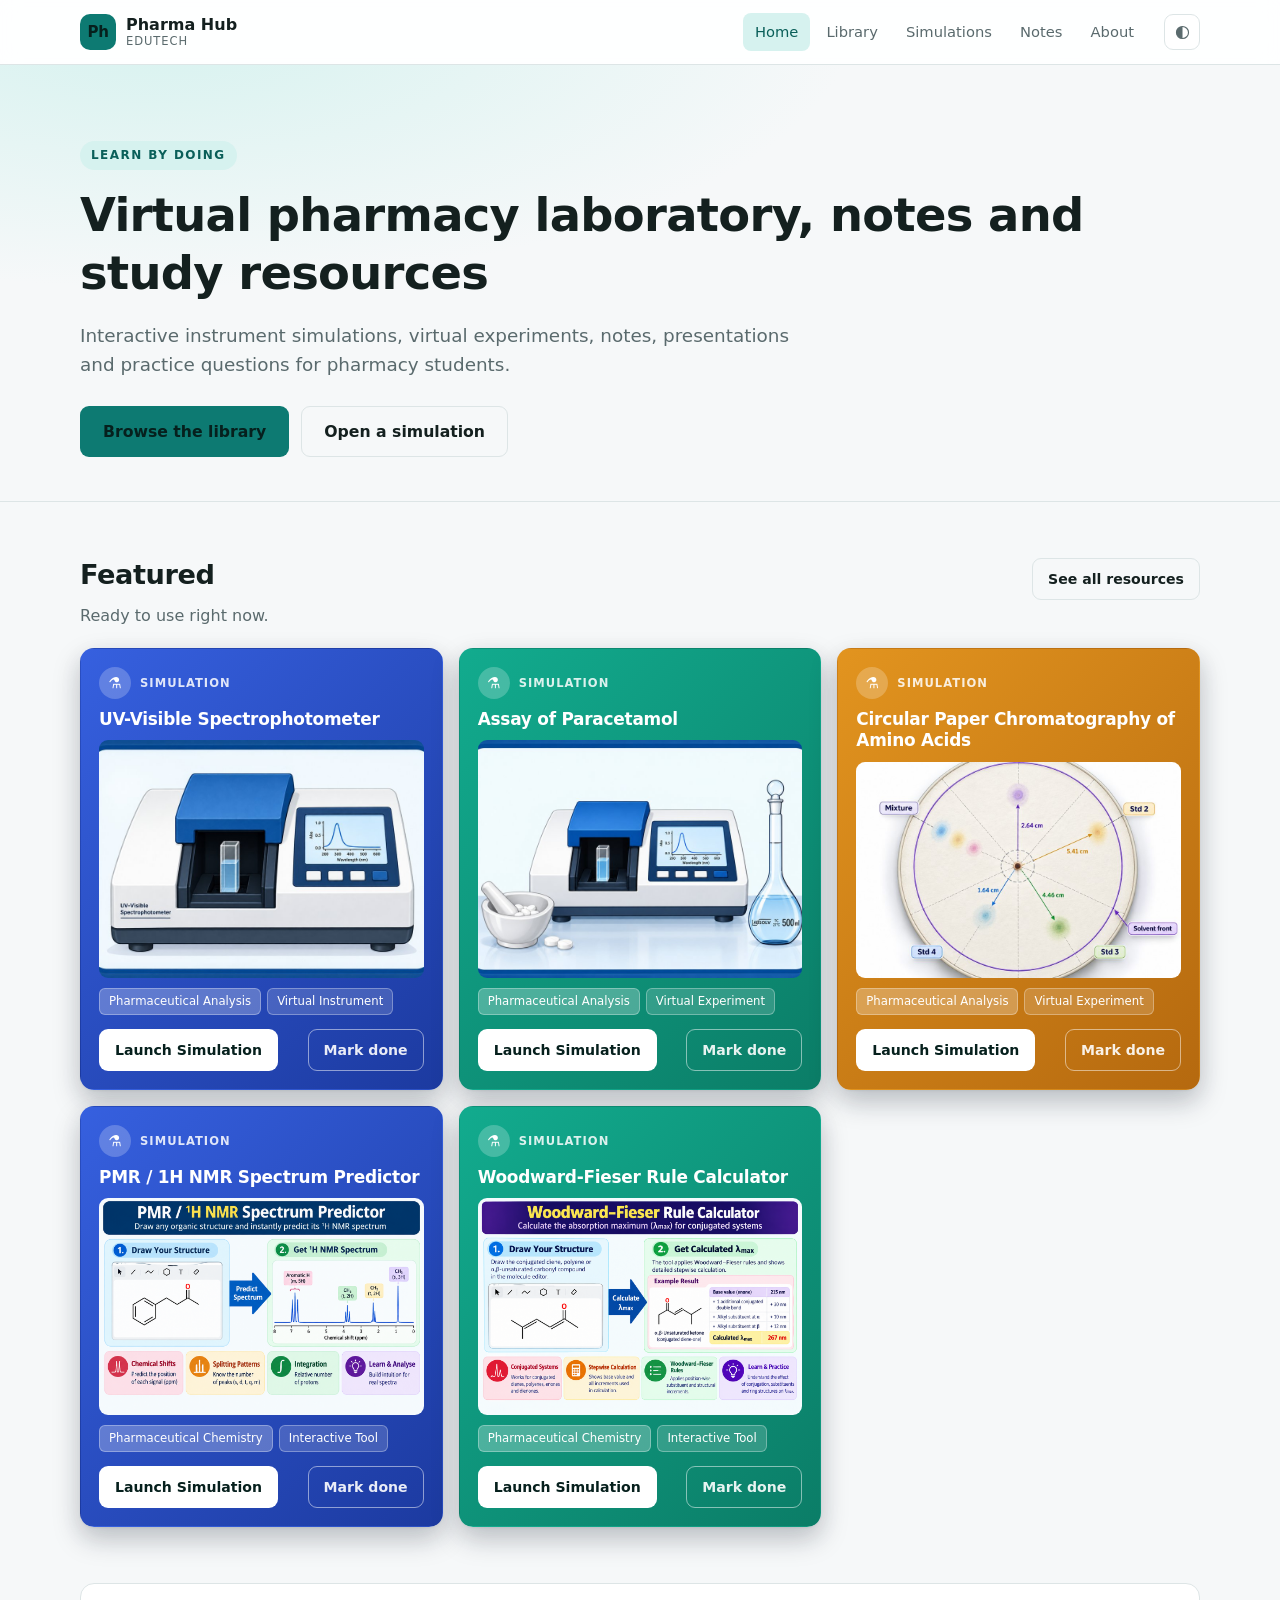
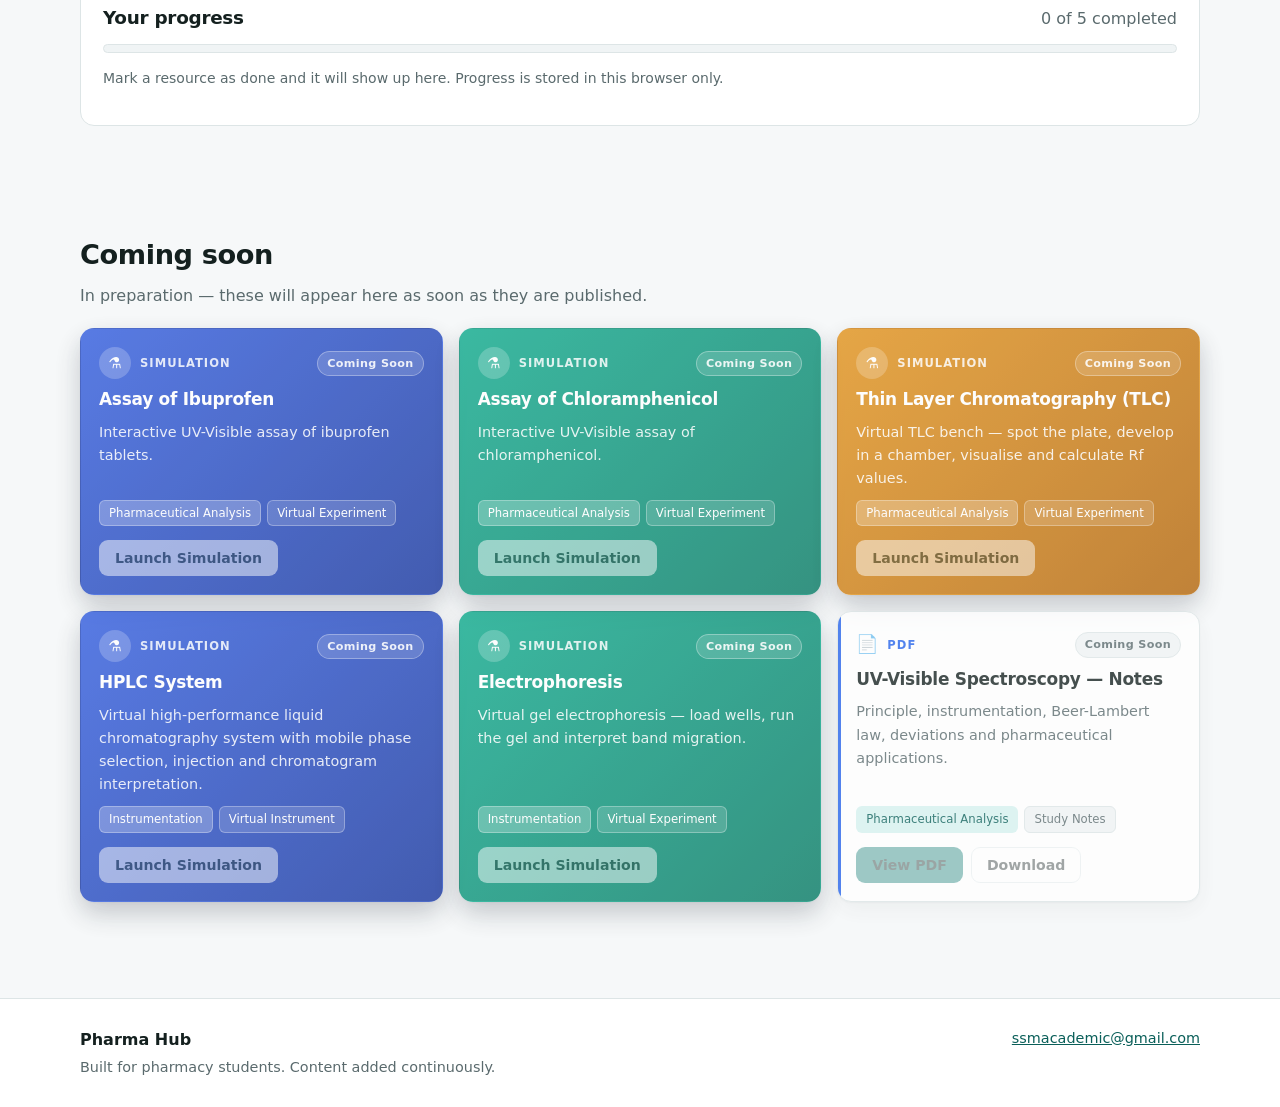
<file: index.html>
<!DOCTYPE html>
<html lang="en">
<head>
<meta charset="utf-8">
<meta name="viewport" content="width=device-width, initial-scale=1">
<title>Home</title>
<meta name="description" content="Interactive pharmacy simulations, notes, presentations and practice questions.">
<link rel="stylesheet" href="./style.css">
<script>
  /* Applied before first paint so the theme never flashes. */
  try {
    var t = localStorage.getItem("edutech.theme");
    if (t) document.documentElement.setAttribute("data-theme", t);
  } catch (e) {}
</script>
</head>
<body>

<header id="site-header"></header>

<main>

  <section class="hero">
    <div class="wrap">
      <span class="kicker" id="hero-kicker">Learn by doing</span>
      <h1 id="hero-title">Virtual pharmacy laboratory</h1>
      <p class="lede" id="hero-lede"></p>
      <div class="hero-actions">
        <a class="btn btn-primary btn-lg" href="./library.html">Browse the library</a>
        <a class="btn btn-ghost btn-lg" href="./library.html?type=Simulations">Open a simulation</a>
      </div>
    </div>
  </section>

  <section class="block">
    <div class="wrap">
      <div class="section-head">
        <div>
          <h2>Featured</h2>
          <p class="muted">Ready to use right now.</p>
        </div>
        <a class="btn btn-ghost" href="./library.html">See all resources</a>
      </div>
      <div class="grid" id="featured-grid"></div>
    </div>
  </section>

  <section class="block" style="padding-top:0">
    <div class="wrap">
      <div class="panel" id="progress-panel" hidden></div>
    </div>
  </section>

  <section class="block" id="soon-section">
    <div class="wrap">
      <div class="section-head">
        <div>
          <h2>Coming soon</h2>
          <p class="muted">In preparation — these will appear here as soon as they are published.</p>
        </div>
      </div>
      <div class="grid" id="soon-grid"></div>
    </div>
  </section>

</main>

<footer id="site-footer"></footer>

<script src="./site-config.js"></script>
<script src="./resources.js"></script>
<script src="./progress.js"></script>
<script src="./app.js"></script>
<script>
  /* Hero text comes from site-config.js so a rebrand is a one-file change. */
  document.addEventListener("DOMContentLoaded", function () {
    document.getElementById("hero-kicker").textContent = SITE.heroKicker;
    document.getElementById("hero-title").textContent = SITE.tagline;
    document.getElementById("hero-lede").textContent = SITE.description;
  });
</script>

</body>
</html>
</file>
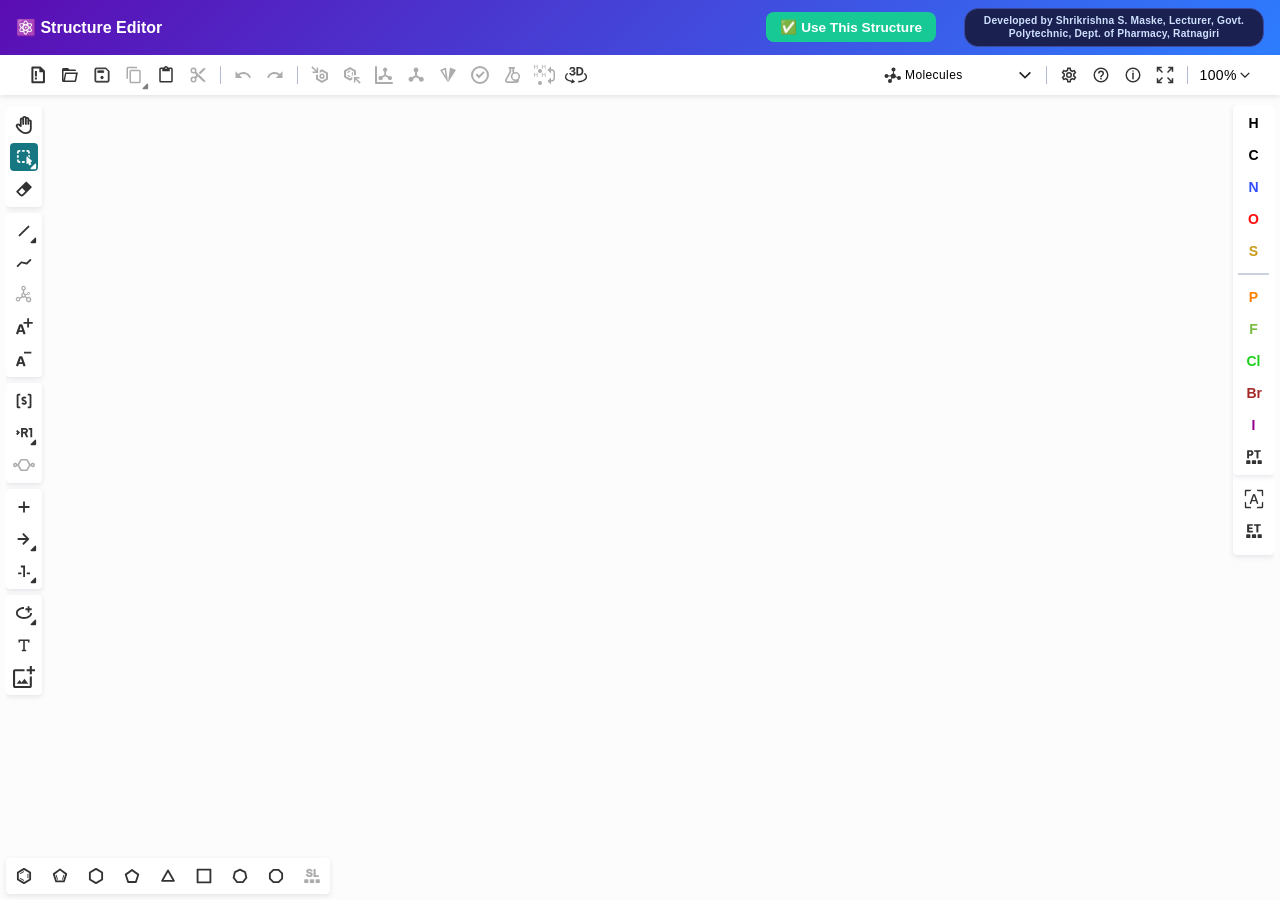
<file: structure-editor/index.html>
<!doctype html><html lang="en"><head><meta charset="utf-8"/><meta name="viewport" content="width=device-width,initial-scale=1"/><title>Structure Editor</title><style>#root,body,html{height:100%;margin:0;padding:0}</style><script defer="defer" src="./static/js/main-loader.js"></script><link href="./static/css/main.e1887caa.css" rel="stylesheet"></head><body><noscript>You need to enable JavaScript to run this app.</noscript><div id="root"></div></body></html>
</file>
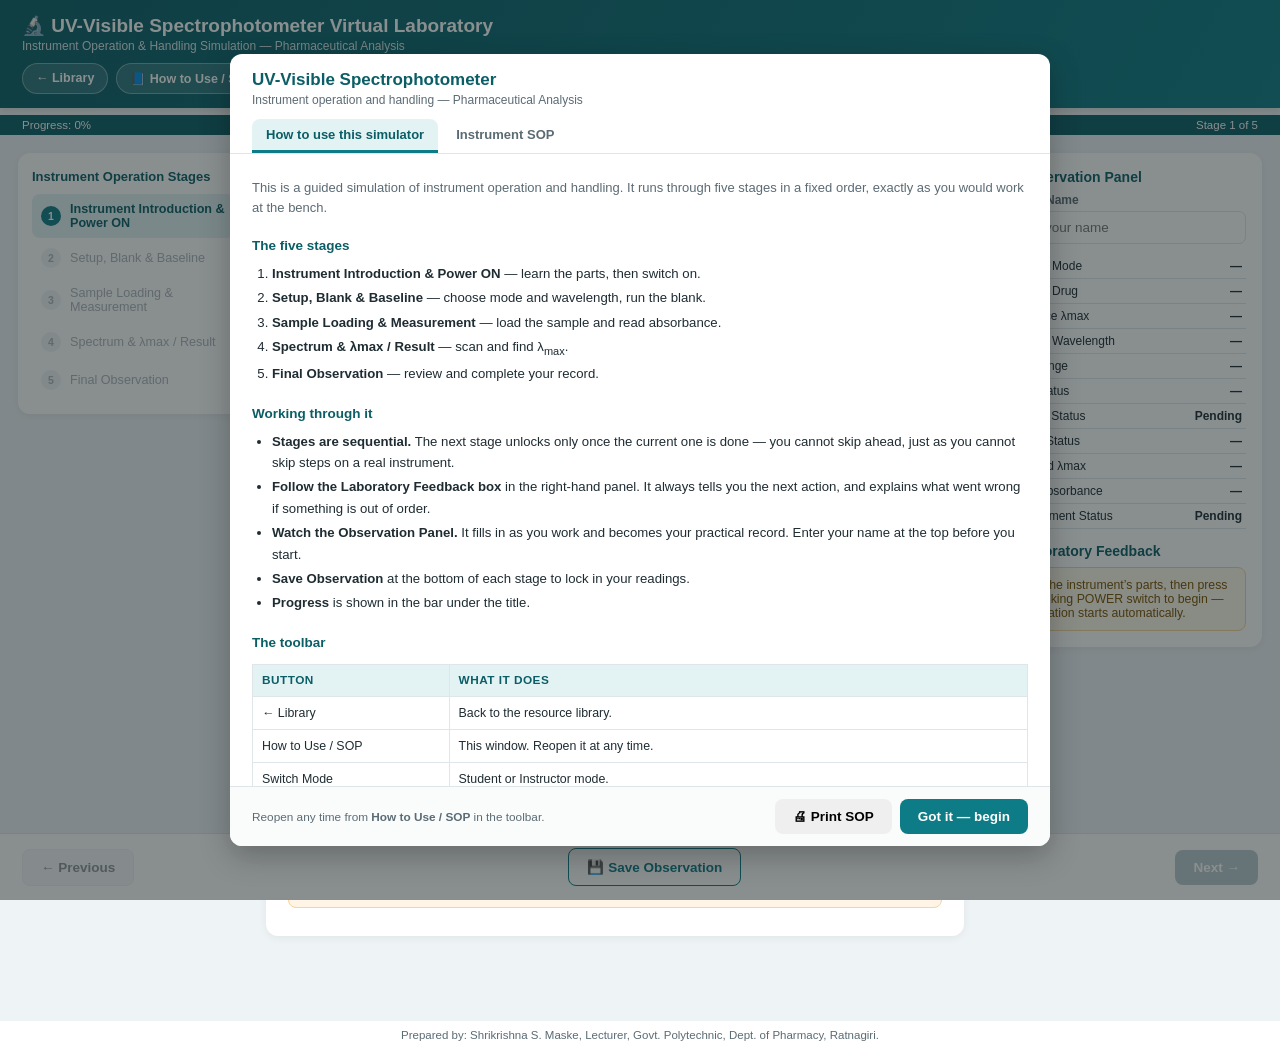
<file: uv-vis/index.html>
<!DOCTYPE html>
<html lang="en">
<head>
<meta charset="UTF-8">
<meta name="viewport" content="width=device-width, initial-scale=1.0">
<title>UV-Visible Spectrophotometer Virtual Laboratory</title>
<style>
:root{
  --primary:#0e7c86; --primary-dark:#0b5e66; --primary-light:#e3f3f4;
  --accent:#f2a30f; --accent-dark:#c98300;
  --ink:#1f2d33; --muted:#5b6b74; --border:#dfe6e9; --bg:#eef3f6;
  --good:#1e8a5f; --warn:#c98300; --bad:#c0392b;
}
*{box-sizing:border-box;}
body{margin:0;font-family:'Segoe UI',Roboto,Helvetica,Arial,sans-serif;background:var(--bg);color:var(--ink);}
header.topbar{background:linear-gradient(120deg,var(--primary-dark),var(--primary));color:#fff;padding:14px 22px;display:flex;justify-content:space-between;align-items:center;flex-wrap:wrap;gap:10px;box-shadow:0 2px 8px rgba(0,0,0,.15);}
header.topbar h1{font-size:19px;margin:0;display:flex;align-items:center;gap:8px;}
header.topbar .sub{font-size:12px;opacity:.85;margin-top:2px;}
.topbar-right{display:flex;gap:8px;flex-wrap:wrap;}
.pill-btn{background:rgba(255,255,255,.14);border:1px solid rgba(255,255,255,.35);color:#fff;padding:7px 13px;border-radius:20px;font-size:12.5px;font-weight:600;cursor:pointer;}
.pill-btn:hover{background:rgba(255,255,255,.26);}
.progress-wrap{background:rgba(255,255,255,.18);height:7px;}
.progress-fill{background:var(--accent);height:100%;width:0%;transition:width .4s ease;}
.progress-text{color:#fff;font-size:11.5px;padding:4px 22px;background:var(--primary-dark);display:flex;justify-content:space-between;}
.layout{display:flex;gap:18px;padding:18px;align-items:flex-start;max-width:1500px;margin:0 auto;}
aside.nav-panel{width:230px;flex-shrink:0;background:#fff;border-radius:12px;padding:14px;box-shadow:0 2px 8px rgba(0,0,0,.06);position:sticky;top:14px;}
aside.nav-panel h4{margin:2px 0 10px;font-size:13px;color:var(--primary-dark);}
.nav-item{display:flex;align-items:center;gap:9px;padding:8px 9px;border-radius:8px;font-size:12.6px;color:var(--muted);cursor:pointer;margin-bottom:2px;}
.nav-item .num{width:20px;height:20px;border-radius:50%;background:#e4ebed;color:var(--muted);font-size:10.5px;display:flex;align-items:center;justify-content:center;flex-shrink:0;font-weight:700;}
.nav-item.done .num{background:var(--good);color:#fff;}
.nav-item.current{background:var(--primary-light);color:var(--primary-dark);font-weight:700;}
.nav-item.current .num{background:var(--primary);color:#fff;}
.nav-item.locked{opacity:.5;cursor:not-allowed;}
main.workspace{flex:1;min-width:0;background:#fff;border-radius:12px;padding:18px 22px;box-shadow:0 2px 8px rgba(0,0,0,.06);}
aside.obs-panel{width:280px;flex-shrink:0;background:#fff;border-radius:12px;padding:16px;box-shadow:0 2px 8px rgba(0,0,0,.06);position:sticky;top:14px;}
aside.obs-panel h3{font-size:14px;color:var(--primary-dark);margin:0 0 8px;}
table.obs-table{width:100%;border-collapse:collapse;font-size:12px;}
table.obs-table td{padding:5px 4px;border-bottom:1px solid var(--border);}
table.obs-table td.val{text-align:right;font-weight:700;color:var(--ink);}
.feedback-box{background:#fff8ea;border:1px solid #f4d59a;border-radius:8px;padding:10px 12px;font-size:12.3px;color:#7a5300;margin-top:6px;}
.stage-title{display:flex;align-items:center;gap:10px;margin-bottom:4px;}
.stage-title h2{margin:0;font-size:20px;color:var(--primary-dark);}
.badge{background:var(--primary-light);color:var(--primary-dark);font-size:11px;font-weight:700;padding:3px 9px;border-radius:10px;}
.stage-sub{color:var(--muted);font-size:13px;margin-bottom:9px;}
.btn{border:none;border-radius:8px;padding:10px 18px;font-size:13.5px;font-weight:700;cursor:pointer;transition:.12s;}
.btn:active{transform:scale(.96);}
.btn-primary{background:var(--primary);color:#fff;}
.btn-primary:hover{background:var(--primary-dark);}
.btn-primary:disabled{background:#b9c9cf;cursor:not-allowed;}
.btn-secondary{background:#eef3f6;color:var(--ink);border:1px solid var(--border);}
.btn-secondary:hover{background:#e1eaee;}
.btn-secondary:disabled{opacity:.5;cursor:not-allowed;}
.btn-accent{background:var(--accent);color:#442c00;}
.btn-accent:hover{background:var(--accent-dark);color:#fff;}
.btn-accent:disabled{background:#e8d9b8;color:#a08a5c;cursor:not-allowed;}
.btn-outline{background:transparent;border:1.5px solid var(--primary);color:var(--primary);}
.btn-outline:hover{background:var(--primary-light);}
.btn-danger{background:#fdecea;color:#9c2c22;border:1px solid #f3b3ac;}
.btn-sm{padding:5px 12px;font-size:11.6px;}
.field-row{display:flex;gap:14px;flex-wrap:wrap;margin:10px 0;}
.field{display:flex;flex-direction:column;gap:4px;min-width:150px;}
.field label{font-size:12px;font-weight:600;color:var(--muted);}
.field input,.field select{padding:8px 10px;border:1px solid var(--border);border-radius:7px;font-size:13.5px;}
.field input:disabled{background:#f1f5f6;color:#8a9aa2;}
.info-note{background:#eef7fb;border:1px solid #c5e1ec;border-radius:8px;padding:8px 12px;font-size:12.8px;color:#2b596c;margin:6px 0;}
.warn-note{background:#fff4e5;border:1px solid #f4d59a;border-radius:8px;padding:10px 12px;font-size:12.8px;color:#8a5a00;margin:10px 0;}
.error-note{background:#fdecea;border:1px solid #f3b3ac;border-radius:8px;padding:10px 12px;font-size:12.8px;color:#9c2c22;margin:10px 0;}
.good-note{background:#eaf7f0;border:1px solid #b9e3ca;border-radius:8px;padding:10px 12px;font-size:12.8px;color:#1e6b45;margin:10px 0;}
.calc-step{background:#fbfdfe;border:1px solid var(--border);border-radius:9px;padding:8px 10px;margin-bottom:6px;}
.calc-step h4{color:var(--primary-dark);font-size:13px;margin:0 0 4px;}
.why-btn{background:none;border:1px solid var(--primary);color:var(--primary);border-radius:12px;font-size:10.5px;font-weight:700;padding:2px 9px;cursor:pointer;margin-left:6px;}
.why-box{background:#f5fbfb;border-left:3px solid var(--primary);padding:8px 12px;font-size:12.2px;color:var(--muted);margin:6px 0 10px;border-radius:0 6px 6px 0;}
.tag{display:inline-block;padding:2px 8px;border-radius:10px;font-size:10.5px;font-weight:700;letter-spacing:.3px;}
.tag.locked{background:#eceff0;color:#8a959a;}
.tag.active{background:#e6f4ec;color:#1e6b45;}

/* ===== INSTRUMENT (photo-realistic bench-top style, persistent across stages) ===== */
.instrument-shell{display:flex;flex-wrap:wrap;gap:22px;align-items:flex-start;justify-content:center;padding:8px 6px;background:radial-gradient(ellipse at 50% 100%,#f4fafc 0%,#eef3f6 70%);border-radius:10px;margin:6px 0;}
.instrument-v2{position:relative;display:flex;gap:12px;background:linear-gradient(180deg,#f3f1ea,#e5e2d8);border:1px solid #cfcabf;border-radius:16px;padding:12px;box-shadow:0 10px 26px rgba(0,0,0,.28);width:100%;}
.lid-panel{width:34%;flex-shrink:0;background:linear-gradient(155deg,#5c6267,#3a3f43);border-radius:10px;min-height:150px;position:relative;padding:8px;display:flex;flex-direction:column;align-items:center;justify-content:center;color:#c9d3d2;}
.lid-panel .seam{position:absolute;left:6px;right:6px;top:6px;bottom:6px;border:1px dashed rgba(255,255,255,.15);border-radius:6px;}
.lid-hinge-label{font-size:9.5px;letter-spacing:1px;text-align:center;color:#aebcbb;opacity:.85;}
.control-panel{flex:1;display:flex;flex-direction:column;gap:5px;background:linear-gradient(155deg,#54595d,#3d4145);border-radius:10px;padding:8px;min-width:0;}
.side-buttons-row{display:flex;gap:7px;justify-content:flex-start;padding-left:2px;}
.round-btn{width:16px;height:16px;border-radius:50%;background:linear-gradient(#dcdcdc,#a3a3a3);border:1px solid #7c7c7c;box-shadow:inset 0 1px 1px #fff,0 1px 2px rgba(0,0,0,.35);}
.screen-wrap{background:#2b2e30;border-radius:6px;padding:6px;}
.power-tab{position:absolute;right:-16px;top:50%;transform:translateY(-50%);width:30px;height:54px;display:flex;align-items:center;justify-content:center;cursor:pointer;z-index:6;}
.power-tab:not(.on){animation:switchPulse 1.4s ease-in-out infinite;}
@keyframes switchPulse{0%,100%{filter:drop-shadow(0 0 0 rgba(211,71,58,.7));}50%{filter:drop-shadow(0 0 7px rgba(211,71,58,.95));}}
.power-tab.on{animation:switchOnBlink .5s ease-in-out 4;}
@keyframes switchOnBlink{0%,100%{filter:drop-shadow(0 0 2px #ff6b5e);}50%{filter:drop-shadow(0 0 13px #ff6b5e);}}
.power-callout{position:absolute;right:6px;top:-32px;display:flex;align-items:center;gap:5px;color:var(--accent-dark);font-weight:800;font-size:11.5px;background:#fff;padding:5px 10px;border-radius:12px;box-shadow:0 2px 8px rgba(0,0,0,.25);z-index:7;animation:blinkAnim 1s step-start infinite;white-space:nowrap;}
.power-callout .arrow{font-size:17px;line-height:1;}
@keyframes blinkAnim{50%{opacity:.15;}}
.blink{animation:blinkAnim 1s step-start infinite;}
/* Small blinking "Press N" / "Press ENTER" prompt shown right next to the
   on-screen option or field the student should act on next. */
.press-badge{display:inline-block;background:#d94f30;color:#fff;font-size:9.5px;font-weight:800;padding:2px 8px;border-radius:10px;letter-spacing:.3px;margin-left:8px;white-space:nowrap;animation:blinkAnim 1s step-start infinite;}
/* Pulsing glow applied to whichever physical key or on-screen action button
   is the single correct next step — fill cuvette, open lid, close lid,
   AUTO ZERO / F1, START/MEASURE, etc. */
.btn-blink{animation:btnPulseGlow 1.1s ease-in-out infinite;}
@keyframes btnPulseGlow{0%,100%{box-shadow:0 0 0 0 rgba(217,79,48,.6);}50%{box-shadow:0 0 0 7px rgba(217,79,48,0);}}
.callout{position:absolute;background:var(--primary);color:#fff;font-size:10.5px;font-weight:700;border-radius:50%;width:20px;height:20px;display:flex;align-items:center;justify-content:center;box-shadow:0 2px 6px rgba(0,0,0,.35);z-index:5;}
.callout-list{padding-left:18px;font-size:12.6px;color:var(--muted);line-height:1.8;margin:12px 0;}
.callout-num{display:inline-flex;width:18px;height:18px;border-radius:50%;background:var(--primary);color:#fff;font-size:10px;font-weight:700;align-items:center;justify-content:center;margin-right:6px;}

.instrument-screen{background:#07191b;border-radius:9px;padding:9px 13px;font-family:'Consolas',monospace;box-shadow:inset 0 0 12px #000;height:180px;overflow-y:auto;position:relative;box-sizing:border-box;}
.instrument-screen .row{display:flex;justify-content:space-between;font-size:12px;color:#5be0c0;padding:2.5px 0;gap:8px;}
.instrument-screen .row .k{color:#7fb8b0;}
.instrument-screen .big{font-size:32px;font-weight:700;color:#5be0c0;text-align:center;padding:9px 0;letter-spacing:1px;}
.instrument-screen .big.wl{font-size:27px;opacity:.94;}
.instrument-screen .big .unit{font-size:15px;font-weight:600;margin-left:5px;opacity:.85;}
.instrument-screen .center-msg{text-align:center;font-size:12.5px;color:#8fd6c4;padding:10px 0;}
.instrument-screen.lcd-light{background:#e7e9d9;box-shadow:inset 0 0 10px rgba(0,0,0,.2);}
.instrument-screen.lcd-light .row{color:#1c1c16;}
.instrument-screen.lcd-light .row .k{color:#1c1c16;}
.instrument-screen.lcd-light .row.dim{color:#8b8c7c;}
.instrument-screen.lcd-light .row.active-row{background:#cdd2b4;border-radius:3px;}
.instrument-screen.lcd-light .row.editable{cursor:pointer;}
.instrument-screen.lcd-light .row.editable:hover{background:#d7dbc0;border-radius:3px;}
.instrument-screen.lcd-light .center-msg{color:#1c1c16;}
.instrument-screen.lcd-light .big{color:#1c1c16;}
.instrument-screen .hdr{background:#233024;color:#e7e9d9;padding:3px 8px;margin:-12px -14px 8px;border-radius:8px 8px 0 0;font-weight:700;font-size:12px;letter-spacing:.5px;}
.instrument-screen.lcd-light .hdr{background:#2b2e26;color:#e7e9d9;}

.screen-dialog{position:relative;margin-top:8px;background:#f4f2e6;border:2px solid #4a4a3f;border-radius:4px;padding:8px 10px;color:#1a1a12;font-size:11.3px;box-shadow:2px 2px 0 rgba(0,0,0,.25);}
.screen-dialog.done{background:#e7f2e6;border-color:#2f6b3f;}
.screen-dialog .dlg-title{font-weight:800;border-bottom:1px solid #999;margin-bottom:4px;padding-bottom:3px;}
.screen-dialog .dlg-line{margin:2px 0;}

/* function/key rows below screen — persistent across all stages */
.fkey-row{display:flex;gap:6px;margin-top:3px;}
.fkey{flex:1;background:#3a3f43;color:#cfd8d6;border:1px solid #565c5f;border-radius:5px;font-size:9.5px;text-align:center;padding:3px 2px 4px;font-weight:700;cursor:pointer;}
.fkey:hover{background:#454b4f;}
.fkey span{display:block;font-weight:600;font-size:8.7px;color:#9fb3af;margin-top:1px;}
.keys-row{display:flex;gap:8px;align-items:flex-start;margin-top:4px;}
.side-arrow-pad{display:grid;grid-template-columns:repeat(3,1fr);grid-template-rows:repeat(3,1fr);gap:3px;width:64px;flex-shrink:0;}
.side-arrow-pad .arrow-btn{background:#3a4f57;color:#eef6f8;border:1px solid #56727c;border-radius:5px;font-size:10.5px;cursor:pointer;display:flex;align-items:center;justify-content:center;padding:4px 0;}
.side-arrow-pad .arrow-btn:hover{background:#4c6570;}
.side-arrow-pad .blank-cell{visibility:hidden;}
.keypad{display:grid;grid-template-columns:repeat(3,1fr);gap:5px;flex:1;}
.keypad button{background:#3a4f57;color:#eef6f8;border:1px solid #56727c;border-radius:6px;padding:8px 0;font-size:14px;font-weight:600;cursor:pointer;}
.keypad button:hover{background:#4c6570;}
.keypad button.key-enter{grid-column:span 3;background:#1f7a5c;border-color:#2ea577;}
.keypad button.key-enter:hover{background:#249a70;}
.keypad button.key-clear{background:#7a3030;border-color:#a54444;}
.function-row{display:flex;gap:6px;margin-top:6px;}
.round-action-btn{flex:1;background:linear-gradient(#4a5761,#333d43);color:#e6ece9;border:1px solid #626f75;border-radius:14px;font-size:10px;font-weight:700;padding:7px 3px;cursor:pointer;text-align:center;}
.round-action-btn:hover{filter:brightness(1.15);}
.round-action-btn.green{background:linear-gradient(#7fc79a,#4c9d6c);color:#0c3320;border-color:#3f8659;font-size:12px;padding:9px 3px;}
.start-row{margin-top:6px;}
.keypad-block{flex:1;display:grid;grid-template-columns:repeat(3,1fr) repeat(2,0.95fr);grid-template-rows:repeat(4,1fr);gap:5px;grid-template-areas:
    "n7 n8 n9 .  .  "
    "n4 n5 n6 .  .  "
    "n1 n2 n3 gw az"
    "np n0 nc en ss";}
.keypad-block button{background:#3a4f57;color:#eef6f8;border:1px solid #56727c;border-radius:6px;padding:5px 0;font-size:12.5px;font-weight:600;cursor:pointer;}
.keypad-block button:hover{background:#4c6570;}
.keypad-block button.key-clear{background:#7a3030;border-color:#a54444;}
.keypad-block button.key-print{font-size:8.5px;}
.keypad-block button.side-act{border-radius:9px;font-size:8.7px;font-weight:700;padding:2px 2px;background:linear-gradient(#4a5761,#333d43);color:#e6ece9;border:1px solid #626f75;line-height:1.15;}
.keypad-block button.side-act:hover{filter:brightness(1.15);}
.keypad-block button.side-act.enter{background:#1f7a5c;border-color:#2ea577;color:#fff;font-size:10px;}
.keypad-block button.side-act.enter:hover{background:#249a70;}
.keypad-block button.side-act.green{background:linear-gradient(#7fc79a,#4c9d6c);color:#0c3320;border-color:#3f8659;font-size:9.3px;}

.instrument-compartment{display:flex;align-items:center;justify-content:center;gap:16px;margin:10px 0;}
.sample-holder{width:120px;height:78px;background:#0e2528;border:2px dashed #3c5a5f;border-radius:8px;display:flex;align-items:center;justify-content:center;position:relative;}
.sample-holder.lid-closed{border-style:solid;border-color:#4ee08a;}
.sample-holder.dual{width:auto;height:auto;flex-direction:column;gap:10px;padding:7px 12px;background:rgba(0,0,0,.18);border:2px dashed rgba(255,255,255,.25);border-radius:10px;}
.sample-holder.dual.lid-closed{border-style:solid;border-color:#4ee08a;}
/* Front/back (not side-by-side) layout: the "back" slot sits further along the light
   path (rendered smaller & higher, offset back) and the "front" slot is nearer the
   viewer (full size, offset further down/forward) — matching the real instrument's
   holder, with enough gap between them to read as two distinct depths. */
.cuvette-slot{display:flex;flex-direction:column;align-items:center;gap:3px;}
.cuvette-slot.back{transform:scale(.82) translateY(0px);opacity:.8;}
.cuvette-slot.front{transform:translateY(6px);}
.slot-label{font-size:8.5px;color:#cfe9e6;letter-spacing:.3px;}
.cuvette{width:22px;height:38px;background:linear-gradient(#dff2f7,#b7e0ea);border:2px solid #6fa9b8;border-radius:2px;box-shadow:0 2px 5px rgba(0,0,0,.15);}
.cuvette.empty{background:#f1f6f7;opacity:.35;}
.cuvette.blank{background:linear-gradient(#eaf6fb,#cfeaf3);}
.cuvette.sample{background:linear-gradient(#eef7d0,#dcefa0);}
.cuvette.glass{border-color:#c98300;}
.lid-label{text-align:center;font-size:10.5px;color:#c9d3d2;letter-spacing:.4px;margin-top:4px;}
/* Cuvettes physically sit inside the compartment, under the lid — once the lid is
   closed they are covered and no longer visible; only the CLOSED indicator remains. */
.sample-holder.hidden-contents{background:transparent;border-style:solid;}
.sample-holder.hidden-contents .cuvette-slot{visibility:hidden;}
/* Fill tray: dropper + cuvette(s), rendered directly in the lid/compartment area
   ("above/in front of" the compartment) so filling happens right where the
   cuvettes will be loaded, not in a separate block below the instrument. */
.fill-tray{display:flex;align-items:flex-end;justify-content:center;gap:16px;margin-bottom:8px;}
.fill-tray .slot-label{color:#cfe9e6;}
.fill-col{display:flex;flex-direction:column;align-items:center;justify-content:flex-end;gap:0;}
.dropper{display:flex;flex-direction:column;align-items:center;position:relative;margin-bottom:2px;}
.dropper svg{display:block;}
.dropper .drop-anim{position:absolute;top:38px;left:50%;margin-left:-6.5px;animation:dropFall 1s ease-in infinite;}
@keyframes dropFall{0%{opacity:0;transform:translateY(-2px);}30%{opacity:1;}100%{opacity:0;transform:translateY(14px);}}
.wl-target-toggle{display:flex;gap:8px;justify-content:center;margin-top:10px;}
.wl-target-toggle button{flex:1;max-width:160px;}
.wl-target-toggle button.active{outline:2px solid var(--accent);}

canvas.spectrum-canvas{width:100%;height:280px;background:#fff;border:1px solid var(--border);border-radius:8px;cursor:crosshair;}
.hover-readout{font-family:'Consolas',monospace;font-size:12.5px;color:var(--primary-dark);background:#f4f9fa;border:1px solid var(--border);border-radius:6px;padding:6px 10px;display:inline-block;margin-top:6px;}

.scan-ticker{text-align:center;font-family:'Consolas',monospace;font-size:15px;color:#1c1c16;font-weight:800;margin:4px 0;}
.scan-arrow{color:var(--accent-dark);}

.quiz-q{border:1px solid var(--border);border-radius:9px;padding:12px 14px;margin-bottom:10px;}
.quiz-q h5{margin:0 0 8px;font-size:13px;}
.quiz-opt{display:block;width:100%;text-align:left;padding:8px 10px;border:1px solid var(--border);border-radius:7px;background:#fff;margin-bottom:6px;cursor:pointer;font-size:12.6px;}
.quiz-opt.selected{border-color:var(--primary);background:var(--primary-light);}
.quiz-opt.correct{border-color:var(--good);background:#eaf7f0;}
.quiz-opt.incorrect{border-color:var(--bad);background:#fdecea;}

footer.footbar{display:flex;justify-content:space-between;align-items:center;padding:14px 22px;background:#fff;border-top:1px solid var(--border);position:sticky;bottom:0;}
.prepared-by-credit{text-align:center;font-size:11.5px;color:var(--muted);padding:8px 12px 14px;background:#fff;}

.modal-overlay{position:fixed;inset:0;background:rgba(20,30,33,.5);display:flex;align-items:center;justify-content:center;z-index:200;}
.modal-box{background:#fff;border-radius:12px;padding:22px 24px;max-width:420px;width:90%;box-shadow:0 10px 30px rgba(0,0,0,.25);}
.modal-box h3{margin:0 0 10px;font-size:16px;color:var(--primary-dark);}
.modal-box p{font-size:13px;color:var(--muted);line-height:1.5;}
.modal-actions{display:flex;justify-content:flex-end;gap:10px;margin-top:16px;}

.toast-host{position:fixed;bottom:70px;right:20px;display:flex;flex-direction:column;gap:8px;z-index:300;}
.toast{background:var(--primary-dark);color:#fff;padding:10px 16px;border-radius:8px;font-size:12.8px;box-shadow:0 4px 12px rgba(0,0,0,.2);animation:toast-in .25s ease;max-width:320px;}
.toast.warn{background:#8a5a00;}
.toast.bad{background:#9c2c22;}
.toast.good{background:#1e6b45;}
@keyframes toast-in{from{opacity:0;transform:translateY(8px);}to{opacity:1;transform:translateY(0);}}

.instr-field label{color:#dbe7e6;}
.instr-panel{background:#fff;border:1px solid var(--border);border-radius:10px;padding:16px;margin-top:10px;}
.instr-panel h4{margin-top:0;font-size:13.5px;color:var(--primary-dark);}
.instr-panel .field-row{margin:8px 0;}
.drug-edit-row{display:grid;grid-template-columns:1.3fr .7fr .8fr .8fr .8fr auto;gap:6px;align-items:center;font-size:12px;margin-bottom:6px;}
.drug-edit-row input[type=text],.drug-edit-row input[type=number]{width:100%;padding:5px 6px;border:1px solid var(--border);border-radius:5px;font-size:12px;}

#printReportArea{display:none;}
@media print{
  body *{visibility:hidden;}
  #printReportArea, #printReportArea *{visibility:visible;}
  #printReportArea{display:block;position:absolute;top:0;left:0;width:100%;padding:20px;}
}

@media (max-width:980px){
  .layout{flex-direction:column;}
  aside.nav-panel,aside.obs-panel{width:100%;position:static;}
}
</style>

<style>
/* ===== Pharma Hub: phone layout =====================================
   The lab uses a fixed three-column bench (nav | workspace | observations).
   Below 900px that is wider than the screen, so stack it into one column
   and let wide tables scroll on their own instead of the page.
   ==================================================================== */
@media (max-width: 900px) {
  .layout { flex-direction: column; padding: 12px; gap: 12px; }
  aside.nav-panel,
  aside.obs-panel { width: 100%; position: static; }
  main.workspace { padding: 14px 15px; }
  header.topbar { padding: 12px 14px; }
  header.topbar h1 { font-size: 16px; }
  header.topbar .sub { font-size: 11px; }
  .pill-btn { font-size: 11.5px; padding: 6px 10px; }
}
@media (max-width: 900px) {
  /* The instrument drawing has a fixed minimum width. Let that one element
     scroll sideways rather than stretching the whole page. */
  main.workspace { min-width: 0; max-width: 100%; }
  .instrument-shell { overflow-x: auto; -webkit-overflow-scrolling: touch; }
  .stage-title, .stage-sub { max-width: 100%; }
}
@media (max-width: 640px) {
  main.workspace table,
  aside.obs-panel table { font-size: 11.5px; }
  .tbl-scroll, main.workspace > div { max-width: 100%; }
}
</style>

<style>
/* ===== Pharma Hub: guide / SOP overlay ============================== */
.guide-box{max-width:820px;width:94%;max-height:88vh;display:flex;flex-direction:column;padding:0;overflow:hidden;}
.guide-head{padding:16px 22px 0;border-bottom:1px solid var(--border);}
.guide-head h3{margin:0 0 3px;font-size:17px;color:var(--primary-dark);}
.guide-head .guide-sub{font-size:12px;color:var(--muted);margin-bottom:12px;}
.guide-tabs{display:flex;gap:4px;}
.guide-tab{border:0;background:none;font:inherit;font-size:13px;font-weight:600;color:var(--muted);
  padding:8px 14px;border-radius:8px 8px 0 0;cursor:pointer;border-bottom:3px solid transparent;}
.guide-tab:hover{color:var(--ink);}
.guide-tab.on{color:var(--primary-dark);border-bottom-color:var(--primary);background:var(--primary-light);}
.guide-body{padding:18px 22px;overflow-y:auto;font-size:13.2px;line-height:1.62;color:var(--ink);}
.guide-body h4{margin:18px 0 6px;font-size:13.5px;color:var(--primary-dark);}
.guide-body h4:first-child{margin-top:0;}
.guide-body ol,.guide-body ul{padding-left:20px;margin:6px 0;}
.guide-body li{margin:3px 0;}
.guide-body p{margin:6px 0;}
.guide-body .tip{background:var(--primary-light);border-left:3px solid var(--primary);
  border-radius:0 8px 8px 0;padding:9px 13px;margin:12px 0;font-size:12.6px;}
.guide-body .caution{background:#fff8ea;border-left:3px solid var(--accent);
  border-radius:0 8px 8px 0;padding:9px 13px;margin:12px 0;font-size:12.6px;color:#7a5300;}
.guide-body table{width:100%;border-collapse:collapse;font-size:12.4px;margin:10px 0;}
.guide-body th,.guide-body td{border:1px solid var(--border);padding:6px 9px;text-align:left;vertical-align:top;}
.guide-body th{background:var(--primary-light);color:var(--primary-dark);font-size:11.8px;
  text-transform:uppercase;letter-spacing:.04em;}
.guide-foot{padding:12px 22px;border-top:1px solid var(--border);display:flex;
  justify-content:space-between;align-items:center;gap:10px;flex-wrap:wrap;background:#fafcfc;}
.guide-foot .left{font-size:11.8px;color:var(--muted);}
.guide-foot .right{display:flex;gap:8px;}

@media (max-width:640px){
  .guide-box{width:96%;max-height:92vh;}
  .guide-head,.guide-body,.guide-foot{padding-left:14px;padding-right:14px;}
  .guide-tab{padding:8px 9px;font-size:12px;}
}

/* Printing: hide the app, print only the SOP sheet. */
#sopPrintDoc{display:none;}
@media print{
  body>*{display:none !important;}
  #sopPrintDoc{display:block !important;padding:0;font-size:11pt;line-height:1.5;color:#000;}
  #sopPrintDoc h1{font-size:16pt;margin:0 0 2px;}
  #sopPrintDoc .meta{font-size:9pt;color:#444;border-bottom:1.5px solid #000;
    padding-bottom:6px;margin-bottom:12px;}
  #sopPrintDoc h4{font-size:11.5pt;margin:12px 0 3px;page-break-after:avoid;}
  #sopPrintDoc li{margin:2px 0;}
  #sopPrintDoc table{width:100%;border-collapse:collapse;font-size:9.5pt;}
  #sopPrintDoc th,#sopPrintDoc td{border:1px solid #666;padding:4px 6px;text-align:left;}
  #sopPrintDoc .tip,#sopPrintDoc .caution{border:1px solid #666;padding:6px 8px;margin:8px 0;}
  @page{margin:16mm;}
}
</style>
</head>
<body>

<header class="topbar">
  <div>
    <h1>🔬 UV-Visible Spectrophotometer Virtual Laboratory</h1>
    <div class="sub">Instrument Operation &amp; Handling Simulation — Pharmaceutical Analysis</div>
  </div>
  <div class="topbar-right">
    <a class="pill-btn" href="../library.html" style="text-decoration:none">← Library</a>
    <button class="pill-btn" onclick="App.openGuide()">📘 How to Use / SOP</button>
    <span class="pill-btn" id="modeIndicator">Mode: Student</span>
    <button class="pill-btn" onclick="App.toggleModePrompt()">Switch Mode</button>
    <button class="pill-btn" onclick="App.openInstructorPanel()">Instructor Panel</button>
    <button class="pill-btn" onclick="App.openPrecautions()">Precautions</button>
    <button class="pill-btn" onclick="App.confirmReset()">Reset Simulation</button>
    <button class="pill-btn" id="phMarkDone" type="button">Mark complete</button>
  </div>
</header>
<div class="progress-wrap"><div class="progress-fill" id="progressFill"></div></div>
<div class="progress-text"><span id="progressText">Progress: 0%</span><span id="stageText">Stage 1 of 15</span></div>

<div class="layout">
  <aside class="nav-panel"><div id="stageNav"></div></aside>
  <main class="workspace"><div id="workspace"></div></main>
  <aside class="obs-panel"><div id="obsPanel"></div></aside>
</div>

<footer class="footbar">
  <button class="btn btn-secondary" id="btnPrev" onclick="App.prevStage()">← Previous</button>
  <button class="btn btn-outline" onclick="App.saveObservation()">💾 Save Observation</button>
  <button class="btn btn-primary" id="btnNext" onclick="App.nextStage()">Next →</button>
</footer>
<div class="prepared-by-credit">Prepared by: Shrikrishna S. Maske, Lecturer, Govt. Polytechnic, Dept. of Pharmacy, Ratnagiri.</div>

<div id="modalHost"></div>
<div class="toast-host" id="toastHost"></div>
<div id="printReportArea"></div>

<script>
/* =====================================================================
   UV-VISIBLE SPECTROPHOTOMETER VIRTUAL LABORATORY
   Vanilla JS, single-file, no external dependencies.
===================================================================== */
(function(){
"use strict";

/* ---------------------------------------------------------------
   1. CONFIGURATION & DRUG DATABASE
--------------------------------------------------------------- */
const DEFAULT_CFG = {
  instrumentRange: [190,800],
  moderateWindowNm: 20,
  variation: 'medium',       // low | medium | high
  blockOnBadWavelength: false,
  enforceCuvetteErrors: false,
  allowRetryMeasurements: true,
  instructorPassword: 'admin123'
};

const DEFAULT_DRUGS = {
  paracetamol:      { key:'paracetamol', name:'Paracetamol', enabled:true, lambdaMax:257, tolLo:252, tolHi:262, scanHi:400, scanLo:200,
                       desc:'Analgesic / antipyretic, assayed in dilute 0.1 M NaOH.', region:'UV region (200–300 nm)' },
  ibuprofen:        { key:'ibuprofen', name:'Ibuprofen', enabled:true, lambdaMax:222, tolLo:217, tolHi:227, scanHi:400, scanLo:200,
                       desc:'NSAID, assayed in alkaline or methanolic medium.', region:'UV region (200–300 nm)' },
  chloramphenicol:  { key:'chloramphenicol', name:'Chloramphenicol', enabled:true, lambdaMax:278, tolLo:273, tolHi:283, scanHi:400, scanLo:200,
                       desc:'Broad-spectrum antibiotic, assayed in water/methanol.', region:'UV region (250–350 nm)' },
  diclofenac:       { key:'diclofenac', name:'Diclofenac Sodium', enabled:true, lambdaMax:276, tolLo:271, tolHi:281, scanHi:400, scanLo:200,
                       desc:'NSAID, assayed in phosphate buffer / methanol.', region:'UV region (250–350 nm)' }
};

const VARIATION_PROFILES = {
  low:    { noiseMag:0.008, lambdaJitter:1 },
  medium: { noiseMag:0.018, lambdaJitter:2 },
  high:   { noiseMag:0.030, lambdaJitter:3 }
};

const STAGES = [
  {id:'intro',    label:'Instrument Introduction & Power ON'},
  {id:'setup',    label:'Setup, Blank & Baseline'},
  {id:'sample',   label:'Sample Loading & Measurement'},
  {id:'lmax',     label:'Spectrum & λmax / Result'},
  {id:'result',   label:'Final Observation'}
];

/* ---------------------------------------------------------------
   2. GLOBAL MUTABLE STATE
--------------------------------------------------------------- */
let CFG = deepCopy(DEFAULT_CFG);
let DRUGS = deepCopy(DEFAULT_DRUGS);
let RND = {};
let OBS = {};
let UI = {};

function deepCopy(o){ return JSON.parse(JSON.stringify(o)); }
function randRange(min,max){ return min + Math.random()*(max-min); }
function clamp(v,min,max){ return Math.max(min,Math.min(max,v)); }
function fmt(n,d){ if(n===undefined||n===null||isNaN(n)) return '—'; d=(d===undefined)?2:d; return Number(n).toFixed(d); }
function gaussianShape(x,center,sigma){ return Math.exp(-Math.pow(x-center,2)/(2*sigma*sigma)); }

function enabledDrugKeys(){ return Object.keys(DRUGS).filter(k=>DRUGS[k].enabled); }

function generateRandomData(){
  const prof = VARIATION_PROFILES[CFG.variation] || VARIATION_PROFILES.medium;
  RND = {
    peakAbsorbance: randRange(0.55,0.85),
    noiseMag: prof.noiseMag,
    lambdaShift: Math.round(randRange(-prof.lambdaJitter,prof.lambdaJitter)),
    variationProfile: CFG.variation
  };
}

function freshObservations(){
  OBS = {
    studentName:'', rollNumber:'',
    mode:null, drugKey:null,
    selectedWavelength:null, wavelengthTier:null,
    scanStart:null, scanEnd:null, scanRangeOk:null,
    cuvetteType:null,
    blankSelected:false, blankFillCount:0, blankFilled:false, blankInserted:false, blankLidOpen:false, blankLidClosed:false,
    baselineDone:false, baselineRaw:null,
    sampleFilled:false, sampleInserted:false, sampleLidOpen:false, sampleLidClosed:false,
    dirtyCuvette:false, bubble:false,
    absorbance:null, transmittancePct:null,
    observedLambdaMax:null, peakAbsorbance:null,
    measurementDone:false, scanDone:false, recorded:false,
    expDate:new Date().toISOString().slice(0,10)
  };
}

function freshUI(){
  UI = {
    stage:0, maxStage:0, mode:'student', instructorUnlocked:false,
    instrumentPower:false,
    initStep:0, initRunning:false, initDone:false,
    paramEditing:false, editField:'low',
    wlBuffer:'', lowBuffer:'', highBuffer:'',
    scanning:false, currentScanWL:null, fullSpectrumData:null,
    baselineScanning:false, currentBaselineWL:null, baselineFullData:null,
    quizAnswers:{}, quizSubmitted:false,
    whyOpen:{}, showInstructorPanel:false
  };
}

function resetExperiment(regenerate){
  if(regenerate!==false) generateRandomData();
  freshObservations();
  freshUI();
  render();
  showToast('New simulation run started. Good luck!','good');
}

/* ---------------------------------------------------------------
   3. ABSORBANCE / SPECTRUM ENGINE
--------------------------------------------------------------- */
function computeAbsorbanceAt(wl){
  const drug = DRUGS[OBS.drugKey];
  if(!drug) return 0;
  const truePeak = drug.lambdaMax + RND.lambdaShift;
  const sigma = 12.5;
  const shape = gaussianShape(wl, truePeak, sigma);
  let a = RND.peakAbsorbance*shape;
  a += randRange(-RND.noiseMag, RND.noiseMag);
  if(OBS.dirtyCuvette) a += randRange(0.02,0.05);
  if(OBS.bubble) a += (Math.random()<0.5?-1:1)*randRange(0.03,0.08);
  if(OBS.cuvetteType==='glass' && wl<340) a *= 0.15;
  return Math.max(0, Math.min(1.999, a));
}

function generateFullSpectrum(){
  const lo = Math.min(OBS.scanStart,OBS.scanEnd), hi = Math.max(OBS.scanStart,OBS.scanEnd);
  const data=[];
  for(let wl=lo; wl<=hi; wl+=1){ data.push({wl, a:computeAbsorbanceAt(wl)}); }
  return data;
}

function wavelengthTier(wl){
  const drug = DRUGS[OBS.drugKey];
  if(!drug) return null;
  if(wl>=drug.tolLo && wl<=drug.tolHi) return 1;
  const dist = Math.min(Math.abs(wl-drug.tolLo), Math.abs(wl-drug.tolHi));
  if(dist<=CFG.moderateWindowNm) return 2;
  return 3;
}

function paramsComplete(){
  if(!OBS.mode || !OBS.drugKey) return false;
  if(OBS.mode==='photometric'){
    if(OBS.selectedWavelength==null) return false;
    if(CFG.blockOnBadWavelength && OBS.wavelengthTier===3) return false;
    return true;
  } else if(OBS.mode==='spectrum'){
    if(OBS.scanStart==null||OBS.scanEnd==null) return false;
    if(CFG.blockOnBadWavelength && OBS.scanRangeOk===false) return false;
    return true;
  }
  return false;
}

/* ---------------------------------------------------------------
   4. STAGE GATING
--------------------------------------------------------------- */
function isStageComplete(i){
  const id = STAGES[i].id;
  switch(id){
    case 'intro': return UI.instrumentPower && UI.initDone;
    case 'setup':
      if(!paramsComplete()) return false;
      return OBS.cuvetteType && (!CFG.enforceCuvetteErrors || OBS.cuvetteType==='quartz') && OBS.blankFilled && OBS.blankInserted && OBS.blankLidClosed && OBS.baselineDone;
    case 'sample':
      if(!OBS.sampleInserted || !OBS.sampleLidClosed) return false;
      if(OBS.mode==='photometric') return OBS.measurementDone;
      if(OBS.mode==='spectrum') return OBS.scanDone;
      return false;
    case 'lmax': return OBS.recorded;
    case 'result': return true;
    default: return true;
  }
}

function missingReasons(i){
  const id = STAGES[i].id; const r=[];
  if(id==='intro'){
    if(!UI.instrumentPower) r.push('Press the POWER switch on the side panel.');
    else if(!UI.initDone) r.push('Wait for the initialization checklist to finish.');
  }
  if(id==='setup'){
    if(!OBS.mode) r.push('Press 1 (Photometric) or 2 (Spectrum) on the keypad to select a mode.');
    else if(!OBS.drugKey) r.push('Click a drug/analyte on the screen, or press its number on the keypad.');
    else if(OBS.mode==='photometric'){
      if(OBS.selectedWavelength==null) r.push('Press 2 on the keypad, enter a wavelength and press ENTER.');
      else if(CFG.blockOnBadWavelength && OBS.wavelengthTier===3) r.push('The selected wavelength is too far from λmax — correct it before proceeding.');
    } else if(OBS.mode==='spectrum'){
      if(OBS.scanStart==null||OBS.scanEnd==null) r.push('Press 2 on the keypad, enter the lower then the higher wavelength, and press ENTER.');
      else if(CFG.blockOnBadWavelength && OBS.scanRangeOk===false) r.push('Your scan range does not include the expected λmax — edit the range.');
    }
    if(paramsComplete()){
      if(!OBS.cuvetteType) r.push('Select a cuvette type (Quartz recommended).');
      else if(CFG.enforceCuvetteErrors && OBS.cuvetteType!=='quartz') r.push('Switch to a Quartz cuvette before continuing.');
      else if(!OBS.blankFilled) r.push('Use the dropper to fill both cuvettes with the blank solution.');
      else if(!OBS.blankLidOpen && !OBS.blankLidClosed) r.push('Open the sample compartment lid.');
      else if(!OBS.blankInserted) r.push('Place both cuvettes into the sample holder.');
      else if(!OBS.blankLidClosed) r.push('Close the sample compartment lid.');
      else if(!OBS.baselineDone) r.push(OBS.mode==='spectrum' ? 'Press the F1 (BaseCorr) key to perform baseline correction.' : 'Press the AUTO ZERO key to perform baseline correction.');
    }
  }
  if(id==='sample'){
    if(!OBS.sampleFilled) r.push('Use the dropper to fill the sample cuvette.');
    else if(!OBS.sampleLidOpen && !OBS.sampleLidClosed) r.push('Open the sample compartment lid.');
    else if(!OBS.sampleInserted) r.push('Place the sample cuvette into the holder.');
    else if(!OBS.sampleLidClosed) r.push('Close the sample compartment lid.');
    else if(OBS.mode==='photometric' && !OBS.measurementDone) r.push('Press the green START/MEASURE button.');
    else if(OBS.mode==='spectrum' && !OBS.scanDone) r.push('Press the green START/MEASURE button to begin the scan.');
  }
  if(id==='lmax' && !OBS.recorded) r.push('Click "Record Observation" to confirm the result.');
  return r;
}

/* ---------------------------------------------------------------
   5. NAVIGATION
--------------------------------------------------------------- */
function goStage(i){
  if(i<0||i>=STAGES.length) return;
  if(i>UI.maxStage){ showWarning('Step locked','Please complete the current instrument operation before continuing. Skipping steps is not permitted on a real instrument either.'); return; }
  UI.stage=i; render();
}
function nextStage(){
  if(!isStageComplete(UI.stage)){ showWarning('Step not completed', missingReasons(UI.stage).join(' ') || 'Please complete this step before continuing.'); return; }
  if(UI.stage<STAGES.length-1){ UI.stage++; if(UI.stage>UI.maxStage) UI.maxStage=UI.stage; render(); window.scrollTo({top:0,behavior:'smooth'}); }
}
function prevStage(){ if(UI.stage>0){ UI.stage--; render(); window.scrollTo({top:0,behavior:'smooth'}); } }
function saveObservation(){
  if(isStageComplete(UI.stage)) showToast('Observation saved.','good');
  else showWarning('Cannot save yet', missingReasons(UI.stage).join(' '));
  render();
}

/* ---------------------------------------------------------------
   6. RENDER SHELL
--------------------------------------------------------------- */
function render(){
  renderNav(); renderHeader(); renderStage(); renderObsPanel(); renderFooter();
}
function renderNav(){
  const nav=document.getElementById('stageNav');
  let h='<h4>Instrument Operation Stages</h4>';
  STAGES.forEach((s,i)=>{
    let cls='nav-item';
    if(i===UI.stage) cls+=' current';
    else if(i>UI.maxStage) cls+=' locked';
    if(i<UI.stage || (i<=UI.maxStage && isStageComplete(i) && i!==UI.stage)) cls+=' done';
    h+=`<div class="${cls}" onclick="App.goStage(${i})"><span class="num">${i<UI.maxStage && isStageComplete(i)?'✓':(i+1)}</span><span>${s.label}</span></div>`;
  });
  nav.innerHTML=h;
}
function renderHeader(){
  const pct=Math.round((UI.maxStage/(STAGES.length-1))*100);
  document.getElementById('progressFill').style.width=pct+'%';
  document.getElementById('progressText').textContent='Progress: '+pct+'%';
  document.getElementById('stageText').textContent='Stage '+(UI.stage+1)+' of '+STAGES.length;
  document.getElementById('modeIndicator').textContent='Mode: '+(UI.mode==='instructor'?'Instructor':'Student');
}
function renderFooter(){
  document.getElementById('btnPrev').disabled = UI.stage===0;
  const btnNext=document.getElementById('btnNext');
  btnNext.disabled = !isStageComplete(UI.stage) || UI.stage===STAGES.length-1;
  btnNext.textContent = UI.stage===STAGES.length-1 ? 'Simulation Complete' : 'Next →';
}
function renderObsPanel(){
  const drug = OBS.drugKey ? DRUGS[OBS.drugKey] : null;
  const rows = [
    ['Selected Mode', OBS.mode? (OBS.mode==='photometric'?'Photometric':'Spectrum') : '—'],
    ['Selected Drug', drug? drug.name : '—'],
    ['Reference λmax', drug? drug.lambdaMax+' nm' : '—'],
    ['Selected Wavelength', OBS.selectedWavelength? OBS.selectedWavelength+' nm' : '—'],
    ['Scan Range', (OBS.scanStart!=null&&OBS.scanEnd!=null)? (OBS.scanEnd+' – '+OBS.scanStart+' nm') : '—'],
    ['Blank Status', OBS.blankInserted&&OBS.blankLidClosed? 'Loaded (×2)' : '—'],
    ['Baseline Status', OBS.baselineDone? 'Corrected ✓' : 'Pending'],
    ['Sample Status', OBS.sampleInserted&&OBS.sampleLidClosed? 'Loaded' : '—'],
    ['Observed λmax', OBS.observedLambdaMax!=null? OBS.observedLambdaMax+' nm' : '—'],
    ['Peak / Absorbance', OBS.mode==='spectrum'? (OBS.peakAbsorbance!=null?fmt(OBS.peakAbsorbance,3):'—') : (OBS.absorbance!=null?fmt(OBS.absorbance,3):'—')],
    ['Measurement Status', (OBS.measurementDone||OBS.scanDone)? 'Complete ✓' : 'Pending']
  ];
  let h = '<h3>📋 Observation Panel</h3>';
  h += `<div class="field" style="margin-bottom:10px;"><label>Student Name</label><input type="text" value="${OBS.studentName||''}" oninput="App.setStudentName(this.value)" placeholder="Enter your name"></div>`;
  h += '<table class="obs-table"><tbody>';
  rows.forEach(r=>{ h+=`<tr><td>${r[0]}</td><td class="val">${r[1]}</td></tr>`; });
  h += '</tbody></table>';
  h += '<h3 style="margin-top:14px;">💡 Laboratory Feedback</h3>' + renderFeedback();
  document.getElementById('obsPanel').innerHTML = h;
}
function renderFeedback(){
  const tips = {
    intro:'Learn the instrument’s parts, then press the blinking POWER switch to begin — initialization starts automatically.',
    setup:'Photometric Mode reads one fixed wavelength; Spectrum Mode scans a whole range — every drug has its own characteristic λmax.',
    blank:'The blank contains everything the sample does — except the analyte itself. Both cuvettes start out identical.',
    baseline:'Auto Zero cancels the background absorbance of the solvent and cuvette in both positions.',
    sample:'Handle cuvettes by their frosted (ribbed) sides only — never touch the optical faces.',
    lmax:'Compare your observed λmax against the literature value — small deviations are normal.',
    result:'Print or save your observation before resetting for a new run.'
  };
  const id = STAGES[UI.stage].id;
  return `<div class="feedback-box">${tips[id]||''}</div>`;
}
function setStudentName(v){ OBS.studentName=v; }

/* ---------------------------------------------------------------
   7. TOASTS / MODALS
--------------------------------------------------------------- */
function showToast(msg,type){
  const host=document.getElementById('toastHost');
  const el=document.createElement('div');
  el.className='toast'+(type?' '+type:'');
  el.textContent=msg;
  host.appendChild(el);
  setTimeout(()=>{ el.style.opacity='0'; el.style.transition='opacity .3s'; setTimeout(()=>el.remove(),300); },3200);
}
function showWarning(title,msg){
  const host=document.getElementById('modalHost');
  host.innerHTML = `<div class="modal-overlay"><div class="modal-box">
    <h3>⚠️ ${title}</h3><p>${msg}</p>
    <div class="modal-actions"><button class="btn btn-primary" onclick="App.closeModal()">OK</button></div>
  </div></div>`;
}
function closeModal(){ document.getElementById('modalHost').innerHTML=''; }
function confirmReset(){
  const host=document.getElementById('modalHost');
  host.innerHTML = `<div class="modal-overlay"><div class="modal-box">
    <h3>Reset Simulation?</h3><p>This will power off the instrument, clear all observations, and start a fresh randomised run. This cannot be undone.</p>
    <div class="modal-actions">
      <button class="btn btn-secondary" onclick="App.closeModal()">Cancel</button>
      <button class="btn btn-danger" onclick="App.closeModal();App.resetExperiment();">Reset</button>
    </div></div></div>`;
}
function openPrecautions(){
  const host=document.getElementById('modalHost');
  host.innerHTML = `<div class="modal-overlay"><div class="modal-box" style="max-width:520px;">
    <h3>⚠️ Laboratory Precautions</h3>
    <ul style="font-size:12.8px;color:var(--muted);line-height:1.7;padding-left:18px;">
      <li>Always allow the lamp to warm up fully before taking readings.</li>
      <li>Use quartz cuvettes for UV-region measurements — glass absorbs UV light.</li>
      <li>Handle cuvettes only by their ribbed/frosted faces; never touch the clear optical faces.</li>
      <li>Wipe the optical faces with lint-free tissue before inserting into the holder.</li>
      <li>Always close the sample compartment lid before taking a reading.</li>
      <li>Perform blank/baseline correction immediately before measuring the sample, at the same wavelength.</li>
      <li>Never look directly into the light path when the compartment is open.</li>
    </ul>
    <div class="modal-actions"><button class="btn btn-primary" onclick="App.closeModal()">Close</button></div>
  </div></div>`;
}
function toggleModePrompt(){
  if(UI.mode==='instructor'){ UI.mode='student'; render(); showToast('Switched to Student Mode.'); return; }
  const host=document.getElementById('modalHost');
  host.innerHTML = `<div class="modal-overlay"><div class="modal-box">
    <h3>Instructor Login</h3>
    <p style="font-size:12px;">Educational lock only — not real security.</p>
    <div class="field"><label>Password</label><input type="password" id="instrPass" placeholder="Enter instructor password"></div>
    <div class="modal-actions">
      <button class="btn btn-secondary" onclick="App.closeModal()">Cancel</button>
      <button class="btn btn-primary" onclick="App.submitInstructorLogin()">Login</button>
    </div></div></div>`;
}
function submitInstructorLogin(){
  const val=document.getElementById('instrPass').value;
  if(val===CFG.instructorPassword){ UI.mode='instructor'; UI.instructorUnlocked=true; closeModal(); render(); showToast('Instructor Mode enabled.','good'); }
  else showToast('Incorrect password.','bad');
}
function whyToggle(key){ UI.whyOpen[key]=!UI.whyOpen[key]; render(); }
function whyBtn(key){ return `<button class="why-btn" onclick="App.whyToggle('${key}')">Why?</button>`; }
function whyBox(key,text){ return UI.whyOpen[key] ? `<div class="why-box">${text}</div>` : ''; }

/* Inline SVG icons (not emoji) for the dropper/fill UI and the power switch —
   emoji glyph coverage for items like a test tube, water droplet, or a physical
   rocker switch is inconsistent across browsers/OSes and can render as a blank
   "tofu" box, so these are drawn directly instead. */
function icoDropper(){
  return `<svg width="26" height="46" viewBox="0 0 26 46" xmlns="http://www.w3.org/2000/svg">
    <path d="M8 2 Q13 -2 18 2 Q21 6 18 11 L8 11 Q5 6 8 2 Z" fill="#d4e157" stroke="#1a1a1a" stroke-width="1.3" stroke-linejoin="round"/>
    <rect x="9.5" y="9" width="7" height="4.5" fill="#c0ca33" stroke="#1a1a1a" stroke-width="1.1"/>
    <path d="M8.5 13.5 L17.5 13.5 L15 40 Q13 44 13 44 Q13 44 11 40 Z" fill="#eef6f8" stroke="#1a1a1a" stroke-width="1.3" stroke-linejoin="round"/>
    <line x1="10.3" y1="18" x2="10.3" y2="34" stroke="#d3e5e9" stroke-width="1"/>
  </svg>`;
}
function icoDrop(){
  return `<svg width="13" height="16" viewBox="0 0 13 16" xmlns="http://www.w3.org/2000/svg">
    <path d="M6.5 0 C6.5 0 12.5 8.5 12.5 11.3 C12.5 14.1 9.8 16 6.5 16 C3.2 16 0.5 14.1 0.5 11.3 C0.5 8.5 6.5 0 6.5 0 Z" fill="#d4e157" stroke="#1a1a1a" stroke-width="1.1" stroke-linejoin="round"/>
  </svg>`;
}
function dropperIconHTML(){
  return `<div class="dropper">${icoDropper()}<div class="drop-anim">${icoDrop()}</div></div>`;
}
/* Illuminated red rocker switch (matches a real KCD3-style instrument power
   switch) — black bezel, red rocker face with an "O" mark, gold solder pins.
   Glows/blinks (via the .power-tab CSS animations) to draw the eye before and
   right after it is pressed. */
function icoPowerSwitch(on){
  const rocker = on ? '#ff4b3e' : '#b3392e';
  const rockerLite = on ? '#ff7a6e' : '#c9564a';
  return `<svg width="30" height="54" viewBox="0 0 30 54" xmlns="http://www.w3.org/2000/svg">
    <rect x="1" y="1" width="28" height="38" rx="4" fill="#161616" stroke="#000" stroke-width="1"/>
    <rect x="5" y="5" width="20" height="30" rx="3" fill="${rocker}"/>
    <rect x="5" y="5" width="20" height="13" rx="3" fill="${rockerLite}" opacity=".55"/>
    <rect x="5" y="19" width="20" height="1.4" fill="#000" opacity=".4"/>
    <text x="15" y="14.5" font-size="9" font-weight="700" fill="#1c1c1c" text-anchor="middle" font-family="Arial, sans-serif">O</text>
    <rect x="10" y="27" width="10" height="2" rx="1" fill="#1c1c1c" opacity=".8"/>
    <rect x="8.5" y="39" width="3" height="8" fill="#cda437"/>
    <rect x="13.5" y="39" width="3" height="11" fill="#cda437"/>
    <rect x="18.5" y="39" width="3" height="8" fill="#cda437"/>
  </svg>`;
}

/* ---------------------------------------------------------------
   8. PERSISTENT INSTRUMENT FRAME (screen + F1-F4 + arrows + keypad
      + AUTO ZERO / GOTO λ / PRINT / START — identical across stages)
--------------------------------------------------------------- */
function renderInstrumentFrame(screenInnerHTML, opts){
  opts = opts || {};
  const on = UI.instrumentPower;
  const lidHTML = opts.lidHTML || '<div class="lid-hinge-label">SAMPLE<br>COMPARTMENT<br>LID</div>';
  /* blinkKeys: which physical key(s) should pulse/glow as the single correct
     next action — e.g. ['f1'], ['autoZero'], ['start'] — same idea as the
     "Press N" badges shown on-screen for menu/keypad-digit choices. */
  const blink = opts.blinkKeys || [];
  const bc = k => blink.includes(k) ? ' btn-blink' : '';
  return `<div class="instrument-shell"><div class="instrument-v2" style="max-width:${opts.maxWidth||560}px;">
    ${opts.overlay||''}
    <div class="lid-panel">${lidHTML}</div>
    <div class="control-panel">
      <div class="side-buttons-row"><div class="round-btn"></div><div class="round-btn"></div><div class="round-btn"></div><div class="round-btn"></div></div>
      <div class="screen-wrap"><div class="instrument-screen ${on?'lcd-light':''}">${screenInnerHTML}</div></div>
      <div class="fkey-row">
        <div class="fkey${bc('f1')}" onclick="App.pressF(1)">F1<span>BaseCorr</span></div>
        <div class="fkey" onclick="App.pressF(2)">F2<span>SmplCmpt</span></div>
        <div class="fkey" onclick="App.pressF(3)">F3<span>MeasScrn</span></div>
        <div class="fkey" onclick="App.pressF(4)">F4<span>SavParam</span></div>
      </div>
      <div class="keys-row">
        <div class="side-arrow-pad">
          <div class="blank-cell"></div><div class="arrow-btn" onclick="App.pressArrow('up')">▲</div><div class="blank-cell"></div>
          <div class="arrow-btn" onclick="App.pressArrow('left')">◄</div><div class="blank-cell"></div><div class="arrow-btn" onclick="App.pressArrow('right')">►</div>
          <div class="blank-cell"></div><div class="arrow-btn" onclick="App.pressArrow('down')">▼</div><div class="blank-cell"></div>
        </div>
        <div class="keypad-block">
          <button style="grid-area:n7" onclick="App.keyPress(7)">7</button>
          <button style="grid-area:n8" onclick="App.keyPress(8)">8</button>
          <button style="grid-area:n9" onclick="App.keyPress(9)">9</button>
          <button style="grid-area:n4" onclick="App.keyPress(4)">4</button>
          <button style="grid-area:n5" onclick="App.keyPress(5)">5</button>
          <button style="grid-area:n6" onclick="App.keyPress(6)">6</button>
          <button style="grid-area:n1" onclick="App.keyPress(1)">1</button>
          <button style="grid-area:n2" onclick="App.keyPress(2)">2</button>
          <button style="grid-area:n3" onclick="App.keyPress(3)">3</button>
          <button style="grid-area:np" class="key-print" onclick="App.pressPrint()">PRINT</button>
          <button style="grid-area:n0" onclick="App.keyPress(0)">0</button>
          <button style="grid-area:nc" class="key-clear" onclick="App.keyClear()">CE</button>
          <button style="grid-area:gw" class="side-act" onclick="App.pressGotoWL()">GOTO λ</button>
          <button style="grid-area:az" class="side-act${bc('autoZero')}" onclick="App.pressAutoZero()">AUTO ZERO</button>
          <button style="grid-area:en" class="side-act enter${bc('enter')}" onclick="App.keyEnter()">ENTER</button>
          <button style="grid-area:ss" class="side-act green${bc('start')}" onclick="App.pressStart()">START/ MEASURE</button>
        </div>
      </div>
    </div>
    ${opts.powerTab!==false? `<div class="power-tab ${on?'on':''}" onclick="App.powerOn()" title="Power Switch (side panel)">${icoPowerSwitch(on)}</div>` : ''}
  </div></div>`;
}

/* Physical-button dispatch — behaviour depends on the current stage/state,
   exactly like a real instrument's context-sensitive keys. */
function requirePower(){
  if(!UI.instrumentPower){ showToast('Instrument is off — press the POWER switch first.','warn'); return false; }
  return true;
}
function keyPress(n){
  if(!requirePower()) return;
  const id = STAGES[UI.stage].id;
  if(id!=='setup') return;
  if(!OBS.mode){
    if(n===1){ selectMode('photometric'); return; }
    if(n===2){ selectMode('spectrum'); return; }
    showToast('That mode is not enabled in this simulation.','warn');
    return;
  }
  if(!OBS.drugKey){
    const keys = enabledDrugKeys();
    const idx = n-1;
    if(idx>=0 && idx<keys.length){ selectDrug(keys[idx]); }
    else { showToast('Press the number of a listed drug (1–'+keys.length+'), or click it on the screen.','warn'); }
    return;
  }
  if(UI.paramEditing){ digitEntry(n); return; }
  if(!paramsComplete()){
    if(n===2) toggleParamEdit();
    return;
  }
  if(!OBS.cuvetteType){
    if(n===1){ selectCuvetteType('quartz'); return; }
    if(n===2){ selectCuvetteType('glass'); return; }
    showToast('Press 1 for Quartz or 2 for Glass.','warn');
  }
}
function keyClear(){
  if(!requirePower()) return;
  const id = STAGES[UI.stage].id;
  if(id!=='setup' || !UI.paramEditing) return;
  if(OBS.mode==='photometric'){ UI.wlBuffer=''; OBS.selectedWavelength=null; OBS.wavelengthTier=null; }
  else { UI.lowBuffer=''; UI.highBuffer=''; UI.editField='low'; OBS.scanStart=null; OBS.scanEnd=null; OBS.scanRangeOk=null; }
  render();
}
function keyEnter(){
  if(!requirePower()) return;
  const id = STAGES[UI.stage].id;
  if(id!=='setup' || !UI.paramEditing) return;
  const lo=CFG.instrumentRange[0], hi=CFG.instrumentRange[1];
  if(OBS.mode==='photometric'){
    const v=parseInt(UI.wlBuffer,10);
    if(!v||v<lo||v>hi){ showToast('Enter a wavelength within the instrument range ('+lo+'–'+hi+' nm).','warn'); return; }
    OBS.selectedWavelength=v; OBS.wavelengthTier=wavelengthTier(v); UI.wlBuffer=''; UI.paramEditing=false;
    showToast('Wavelength set to '+v+' nm.','good');
    render();
    return;
  }
  const lowV=parseInt(UI.lowBuffer,10), highV=parseInt(UI.highBuffer,10);
  if(!lowV||!highV||lowV<lo||highV>hi||lowV>=highV){
    showToast('Enter the LOWER wavelength first, then a HIGHER wavelength (both within '+lo+'–'+hi+' nm).','warn');
    return;
  }
  OBS.scanEnd=lowV; OBS.scanStart=highV;
  const d=DRUGS[OBS.drugKey];
  OBS.scanRangeOk = (d.lambdaMax<=OBS.scanStart && d.lambdaMax>=OBS.scanEnd);
  UI.paramEditing=false; UI.lowBuffer=''; UI.highBuffer=''; UI.editField='low';
  if(!OBS.scanRangeOk) showToast('Scan range does not include the expected λmax.','warn');
  else showToast('Scan range set: '+OBS.scanEnd+' – '+OBS.scanStart+' nm.','good');
  render();
}
function digitEntry(n){
  if(OBS.mode==='photometric'){
    if(UI.wlBuffer.length>=3) return;
    UI.wlBuffer += String(n);
    render();
    return;
  }
  if(UI.editField==='low'){
    if(UI.lowBuffer.length<3){ UI.lowBuffer+=String(n); if(UI.lowBuffer.length>=3) UI.editField='high'; }
  } else {
    if(UI.highBuffer.length<3){ UI.highBuffer+=String(n); }
  }
  render();
}
function pressArrow(dir){
  if(!requirePower()) return;
  /* Decorative navigation keys — shown for realism, no dedicated
     function required by the current stage flow. */
}
function pressGotoWL(){
  if(!requirePower()) return;
  const id = STAGES[UI.stage].id;
  if(id!=='setup' || !OBS.mode || !OBS.drugKey){ showToast('Select a mode and drug first.','warn'); return; }
  if(!UI.paramEditing) toggleParamEdit();
}
function readyForBaseline(){ return STAGES[UI.stage].id==='setup' && OBS.blankLidClosed && !OBS.baselineDone; }
function pressAutoZero(){
  if(!requirePower()) return;
  if(!readyForBaseline()){ showToast('AUTO ZERO is used for baseline correction, once the blank is loaded and the lid is closed.','warn'); return; }
  if(OBS.mode==='spectrum'){ showToast('In Spectrum Mode, use the F1 (BaseCorr) key instead.','warn'); return; }
  autoZero();
}
function pressF(n){
  if(!requirePower()) return;
  if(n===1){
    if(readyForBaseline()){
      if(OBS.mode==='photometric'){ showToast('In Photometric Mode, use the AUTO ZERO key instead.','warn'); return; }
      startBaselineScan();
      return;
    }
    showToast('F1 (BaseCorr) is used for baseline correction, once the blank is loaded and the lid is closed.','warn');
    return;
  }
  showToast('F'+n+' — demonstration only in this simulation.');
}
function pressPrint(){
  if(!requirePower()) return;
  if(STAGES[UI.stage].id==='result'){ generateReport(); return; }
  showToast('Nothing to print yet — finish the run first.','warn');
}
function pressStart(){
  if(!requirePower()) return;
  if(STAGES[UI.stage].id!=='sample'){ showToast('START/MEASURE is used once the sample is loaded.','warn'); return; }
  if(!OBS.sampleInserted || !OBS.sampleLidClosed){ showWarning('Close the lid','Load the sample cuvette and close the sample compartment lid first.'); return; }
  if(OBS.mode==='photometric') measurePhotometric();
  else startScan();
}

/* ---------------------------------------------------------------
   9. STAGE DISPATCH
--------------------------------------------------------------- */
function stageHeader(icon,title,sub){
  return `<div class="stage-title"><span style="font-size:22px">${icon}</span><h2>${title}</h2><span class="badge">Stage ${UI.stage+1}/${STAGES.length}</span></div><div class="stage-sub">${sub}</div>`;
}
function renderStage(){
  const ws=document.getElementById('workspace');
  const id=STAGES[UI.stage].id;
  const fns = {
    intro:renderIntro, setup:renderSetup,
    sample:renderSampleMeasure, lmax:renderSpectrumStage, result:renderResult
  };
  ws.innerHTML = (fns[id]||function(){return '';})() + renderInstructorPanelHTML();
  if(id==='lmax' && OBS.mode==='spectrum' && OBS.scanDone) drawSpectrumCanvas('spectrumCanvas', false);
  if(id==='sample' && OBS.mode==='spectrum') drawSpectrumCanvas('spectrumCanvasIn', true);
  if(id==='setup' && OBS.mode==='spectrum' && UI.baselineScanning) drawBaselineCanvas('baselineCanvasIn');
}

/* ---- STAGE 1: INTRODUCTION + POWER ON + INITIALIZATION (merged) ---- */
const INIT_CHECKS = ['LSI Initialize','ROM Check','RAM Check','Filter Initialize','Lamp Motor Initialize','WL Motor Initialize','Xe Lamp Energy','WL Origin Search','D2 Lamp Energy','WL Check'];
function renderIntro(){
  const on = UI.instrumentPower;
  if(!on){
    const screenHTML = '';
    const overlay = `
      <div class="callout" style="top:6px;left:12%;">1</div>
      <div class="callout" style="top:34px;left:40%;">2</div>
      <div class="power-callout">Press POWER ON <span class="arrow">⬇</span></div>`;
    return stageHeader('🔬','Instrument Introduction &amp; Power ON','Meet the UV-Visible spectrophotometer, learn its parts, then press the blinking POWER switch.') +
    renderInstrumentFrame(screenHTML,{maxWidth:600, overlay}) + `
    <ol class="callout-list">
      <li><span class="callout-num">1</span><b>Sample Compartment Lid</b> — dark grey cover on the left housing the cuvette holder(s). It must be closed during every measurement.</li>
      <li><span class="callout-num">2</span><b>Control Panel</b> — display screen, F1–F4 keys, arrow keys, numeric keypad, GOTO λ / AUTO ZERO / PRINT and the green START/MEASURE button.</li>
    </ol>
    <div class="info-note">This is a virtual UV-Visible spectrophotometer, modelled on a real bench-top instrument used in pharmaceutical analysis laboratories. Click the blinking <b>POWER switch</b> on the side panel (right edge) to switch it on — initialization will start automatically.</div>
    <div class="warn-note">You must complete each step in sequence, just like operating a real laboratory instrument. Steps cannot be skipped.</div>`;
  }
  const step=UI.initStep;
  const lines = INIT_CHECKS.map((c,i)=>`<div class="row ${i>=step?'dim':''}"><span class="k">${c}</span><span>${i<step?'OK':(i===step&&UI.initRunning?'…':'')}</span></div>`).join('');
  const screenHTML = `<div class="hdr">Initialization</div>${lines}
    <div class="row" style="margin-top:6px;font-size:9.5px;opacity:.65;"><span>${new Date().toISOString().slice(0,10)}</span><span>System Ver 1.12</span></div>`;
  return stageHeader('🔬','Instrument Introduction &amp; Power ON','The instrument is initialising its subsystems automatically.') +
  renderInstrumentFrame(screenHTML,{maxWidth:600}) +
  (UI.initDone? '<div class="good-note">✓ All subsystems initialised successfully. Opening the measurement mode menu…</div>' : '<div class="info-note">The instrument is checking each subsystem automatically — please wait.</div>');
}
function powerOn(){
  if(UI.instrumentPower) return;
  UI.instrumentPower=true;
  showToast('Instrument powered on.','good');
  render();
  startInit();
}
function startInit(){
  if(UI.initRunning||UI.initDone) return;
  UI.initRunning=true; UI.initStep=0; render();
  const timer=setInterval(()=>{
    UI.initStep++;
    if(UI.initStep>=INIT_CHECKS.length){
      clearInterval(timer); UI.initRunning=false; UI.initDone=true;
      showToast('Initialization complete — instrument ready.','good');
      render();
      setTimeout(()=>{ if(UI.stage===0 && isStageComplete(0)) nextStage(); }, 700);
      return;
    }
    render();
  },400);
}

/* ---- STAGE 2: MODE, DRUG & PARAMETERS (screen swaps, no stacking) ---- */
const MODE_LIST = [
  {key:'photometric', name:'1. Photometric Mode', active:true},
  {key:'spectrum', name:'2. Spectrum Mode', active:true},
  {key:'quant', name:'3. Quantitation Mode', active:false},
  {key:'kinetics', name:'4. Kinetics Mode', active:false},
  {key:'multiwl', name:'5. Multi-Wavelength Mode', active:false},
  {key:'system', name:'6. System / Utility Mode', active:false}
];
function headerLabelFor(mode){ return mode==='photometric'?'Photometric':'Spectrum'; }
function blankLidPanelHTML(lidReady){
  if(!OBS.blankFilled){
    const n1 = OBS.blankFillCount>=1, n2 = OBS.blankFillCount>=2;
    const fillingSecond = n1 && !n2;
    const nextLabel = n1 ? 'Cuvette 2' : 'Cuvette 1';
    /* The dropper is rendered directly above whichever cuvette is next to be
       filled — placed over it, not floating in a separate column. */
    return `<div class="fill-tray">
        <div class="fill-col">
          ${!n1 ? dropperIconHTML() : ''}
          <div class="cuvette-slot"><div class="cuvette ${n1?'blank':'empty'} ${OBS.cuvetteType==='glass'?'glass':''}"></div><div class="slot-label">Cuvette 1</div></div>
        </div>
        <div class="fill-col">
          ${fillingSecond ? dropperIconHTML() : ''}
          <div class="cuvette-slot"><div class="cuvette ${n2?'blank':'empty'} ${OBS.cuvetteType==='glass'?'glass':''}"></div><div class="slot-label">Cuvette 2</div></div>
        </div>
      </div>
      <button class="btn btn-primary btn-sm btn-blink" style="white-space:nowrap;" onclick="App.dropBlank()">Add Blank to ${nextLabel}</button>`;
  }
  if(!lidReady){
    return `<div class="fill-tray">
        <div class="fill-col"><div class="cuvette-slot"><div class="cuvette blank ${OBS.cuvetteType==='glass'?'glass':''}"></div><div class="slot-label">Cuvette 1</div></div></div>
        <div class="fill-col"><div class="cuvette-slot"><div class="cuvette blank ${OBS.cuvetteType==='glass'?'glass':''}"></div><div class="slot-label">Cuvette 2</div></div></div>
      </div>
      <button class="btn btn-primary btn-sm btn-blink" style="white-space:nowrap;" onclick="App.openBlankLid()">🔓 Open Lid</button>`;
  }
  if(OBS.blankLidClosed){
    /* Lid closed: the cuvettes are inside the compartment, under the lid — not visible. */
    return `<div class="lid-hinge-label">SAMPLE<br>COMPARTMENT<br>LID</div><div class="lid-label" style="color:#4ee08a;">LID: CLOSED</div>`;
  }
  if(!OBS.blankInserted){
    return `<div class="sample-holder dual">
        <div class="cuvette-slot back"><div class="cuvette empty"></div><div class="slot-label">Back</div></div>
        <div class="cuvette-slot front"><div class="cuvette empty"></div><div class="slot-label">Front</div></div>
      </div><div class="lid-label">LID: OPEN</div>
      <button class="btn btn-primary btn-sm btn-blink" style="margin-top:6px;white-space:nowrap;" onclick="App.insertBlank()">Place Cuvettes</button>`;
  }
  return `<div class="sample-holder dual">
      <div class="cuvette-slot back"><div class="cuvette blank ${OBS.cuvetteType==='glass'?'glass':''}"></div><div class="slot-label">Cuvette 2 — Back</div></div>
      <div class="cuvette-slot front"><div class="cuvette blank ${OBS.cuvetteType==='glass'?'glass':''}"></div><div class="slot-label">Cuvette 1 — Front</div></div>
    </div><div class="lid-label">LID: OPEN</div>
    <button class="btn btn-primary btn-sm btn-blink" style="margin-top:6px;white-space:nowrap;" onclick="App.closeBlankLid()">Close Lid</button>`;
}
/* Photometric-mode "live" screen: a real photometer, once the wavelength is
   set, just shows the wavelength and the current absorbance reading in big
   digits -- no diagnostic rows. Used from the blank/baseline step through
   sample measurement. absValue=null shows dashes (nothing to read yet). */
function bigPhotometricScreenHTML(absValue){
  const wl = OBS.selectedWavelength;
  const absTxt = (absValue==null) ? '-----' : fmt(absValue,3);
  return `<div class="big wl">${wl!=null?fmt(wl,1):'---'}<span class="unit">nm</span></div>
    <div class="big">${absTxt}<span class="unit">ABS</span></div>`;
}
function renderSetup(){
  const done = paramsComplete();
  let screenHTML, lidHTML;
  if(!OBS.mode){
    const rows = MODE_LIST.map((m,idx)=>{
      const cls='row'+(!m.active?' dim':'');
      const trailing = m.active ? `<span class="press-badge">Press ${idx+1}</span>` : 'Not enabled';
      return `<div class="${cls}"><span class="k">${m.name}</span><span>${trailing}</span></div>`;
    }).join('');
    screenHTML = `<div class="hdr">Select Mode</div>${rows}<div class="row" style="margin-top:6px;font-size:9.5px;opacity:.7;">Click an option, or press its number on the keypad</div>`;
  } else if(!OBS.drugKey){
    const dKeys = enabledDrugKeys();
    const dRows = dKeys.map((k,idx)=>`<div class="row editable" onclick="App.selectDrug('${k}')"><span class="k">${idx+1}. ${DRUGS[k].name}</span><span>λmax≈${DRUGS[k].lambdaMax}nm</span></div>`).join('');
    screenHTML = `<div class="hdr">${headerLabelFor(OBS.mode)} — Select Drug</div>${dRows}<div class="row" style="margin-top:6px;font-size:9.5px;opacity:.7;">Click a drug, or press its number on the keypad</div>`;
  } else if(!done){
    screenHTML = paramScreenInnerHTML();
  } else if(!OBS.cuvetteType){
    /* Cuvette type is chosen right on the instrument's own screen, exactly like
       the mode and drug menus above. */
    screenHTML = `<div class="hdr">Select Cuvette Type</div>
      <div class="row editable" onclick="App.selectCuvetteType('quartz')"><span class="k">1. Quartz</span><span>Recommended <span class="press-badge">Press 1</span></span></div>
      <div class="row editable" onclick="App.selectCuvetteType('glass')"><span class="k">2. Glass</span><span>Absorbs UV <span class="press-badge">Press 2</span></span></div>
      <div class="row" style="margin-top:6px;font-size:9.5px;opacity:.7;">Click an option, or press its number on the keypad</div>`;
  } else {
    /* Cuvette type chosen: screen + lid graphic now show the blank-fill / baseline
       state, all on this SAME page — no stage transition. */
    const lidReady = OBS.blankLidOpen || OBS.blankLidClosed;
    if(OBS.baselineDone){
      screenHTML = OBS.mode==='photometric' ? bigPhotometricScreenHTML(0) :
        `<div class="hdr">${headerLabelFor(OBS.mode)}</div><div class="screen-dialog done"><div class="dlg-title">Baseline Corrected</div><div class="dlg-line">A = 0.000</div></div>`;
    } else if(UI.baselineScanning){
      screenHTML = `<div class="hdr">Spectrum — Baseline</div>
        <div class="row" style="font-size:9.5px;opacity:.8;"><span>${OBS.scanEnd}–${OBS.scanStart} nm</span><span>MEASURING…</span></div>
        <div class="scan-ticker">${OBS.scanStart} nm <span class="scan-arrow">↓</span> ${UI.currentBaselineWL} nm <span class="scan-arrow">↓</span> ${OBS.scanEnd} nm</div>
        <canvas id="baselineCanvasIn" width="440" height="150" style="width:100%;height:112px;background:#dfe3cf;border-radius:4px;margin-top:4px;display:block;"></canvas>`;
    } else if(OBS.blankLidClosed){
      if(OBS.baselineRaw==null) OBS.baselineRaw = Math.round(randRange(-0.03,0.15)*1000)/1000;
      if(OBS.mode==='photometric'){
        screenHTML = bigPhotometricScreenHTML(OBS.baselineRaw);
      } else {
        screenHTML = `<div class="hdr">${headerLabelFor(OBS.mode)}</div>
        <div class="screen-dialog">
          <div class="dlg-title">Baseline Correction</div>
          <div class="dlg-line">Raw signal: A = ${fmt(OBS.baselineRaw,3)}</div>
          <div class="dlg-line">Press the F1 (BaseCorr) key to perform Auto Zero.</div>
        </div>`;
      }
    } else {
      screenHTML = `<div class="center-msg">${OBS.blankInserted?'BOTH CUVETTES: BLANK':(lidReady?'SAMPLE COMPARTMENT — OPEN':'SAMPLE COMPARTMENT — CLOSED')}</div>`;
    }
    lidHTML = blankLidPanelHTML(lidReady);
  }
  /* Blink the one physical key that is the correct next press: ENTER once a
     wavelength/range value has been typed in, or AUTO ZERO / F1 once the
     blank is loaded and the lid is closed. */
  const paramEnterReady = !done && OBS.mode && OBS.drugKey && UI.paramEditing &&
    ((OBS.mode==='spectrum' && UI.editField==='high' && UI.highBuffer.length>=1) ||
     (OBS.mode==='photometric' && UI.wlBuffer.length>=1));
  let blinkKeys = [];
  if(paramEnterReady) blinkKeys = ['enter'];
  else if(readyForBaseline() && !UI.baselineScanning) blinkKeys = [OBS.mode==='spectrum' ? 'f1' : 'autoZero'];
  const frameOpts = Object.assign({maxWidth:620}, lidHTML?{lidHTML}:{}, blinkKeys.length?{blinkKeys}:{});
  let html = stageHeader('🗂️','Mode, Drug, Parameter Setup &amp; Blank','Configure the instrument, then prepare and load the blank — all on this single page, no page change needed.') +
    renderInstrumentFrame(screenHTML, frameOpts);

  /* Progressive single-block disclosure: only ONE instructional block below the
     instrument is shown at a time, based on the current sub-step, so the page
     never needs to scroll. The action buttons themselves live on the instrument's
     own compartment-lid graphic above (not duplicated here). */
  if(!OBS.mode){
    html += '<div class="info-note">Press <b>1</b> (Photometric) or <b>2</b> (Spectrum) on the instrument keypad above. The other four modes are shown for realism but are not enabled in this simulation — "Not enabled".</div>';
  } else if(!OBS.drugKey){
    html += '<div class="info-note">Click a drug/analyte directly on the instrument screen above, or press its number on the keypad.</div>';
  } else if(!done){
    const d = DRUGS[OBS.drugKey];
    html += `<div class="calc-step"><h4>⚙️ ${DRUGS[OBS.drugKey].name} — Instrument Parameters (${headerLabelFor(OBS.mode)}) ${whyBtn('params')}</h4>
    ${whyBox('params','Real instruments show a numbered parameter menu like this one. Press the item number on the keypad (item 2 — wavelength / scan range) to edit it; the other items are shown for realism and are fixed for this simulation. The GOTO λ key also jumps straight to item 2.')}`;
    if(UI.paramEditing){
      html += '<div class="info-note">Type the value using the keypad, then press ENTER. '+(OBS.mode==='spectrum'? 'Enter the LOWER wavelength first (3 digits), the cursor then moves to the HIGHER wavelength.':'')+'</div>';
    }
    if(OBS.mode==='photometric' && OBS.wavelengthTier){
      const t=tierNote(OBS.wavelengthTier); html += `<div class="${t.cls}">${t.text}</div>`;
    }
    if(OBS.mode==='spectrum' && OBS.scanRangeOk===false){
      html += `<div class="warn-note">⚠️ Scan range problem — your selected range does not include the expected absorption maximum. <button class="btn btn-outline btn-sm" onclick="App.editRangeAgain()">Edit Range</button></div>`;
    } else if(OBS.mode==='spectrum' && OBS.scanRangeOk===true){
      html += `<div class="good-note">✓ Scan range includes the expected λmax.</div>`;
    }
    html += `<div class="info-note">Recommended for <b>${d.name}</b>: λmax ≈ ${d.lambdaMax} nm${OBS.mode==='spectrum'?' — scan range should be '+d.scanLo+' → '+d.scanHi+' nm':''}.</div></div>`;
  } else if(!OBS.cuvetteType){
    html += '<div class="info-note">Click a cuvette type directly on the instrument screen above, or press 1 (Quartz) or 2 (Glass) on the keypad.</div>';
  } else {
    /* Blank preparation & baseline correction — the fill/open/place/close actions
       all happen on the instrument's compartment graphic above; only a short
       status note is shown here. */
    const lidReady = OBS.blankLidOpen || OBS.blankLidClosed;
    const glassWarn = OBS.cuvetteType==='glass' ? '<div class="warn-note">⚠️ Glass cuvettes absorb UV light — quartz cuvettes are preferred/required for UV-region measurements.'+(CFG.enforceCuvetteErrors?' You must switch to quartz to continue.':' You may continue, but the resulting reading will be unreliable.')+'</div>' : '';
    if(!OBS.blankFilled){
      html += `<div class="calc-step"><h4>🔷 Step 1 — Fill the Cuvettes with Blank ${whyBtn('blank')}</h4>
        ${whyBox('blank','The blank contains the solvent/reagent matrix without the analyte. Measuring it in both cuvette positions lets the instrument subtract the background absorbance of everything except the drug itself.')}
        ${glassWarn}
        <div class="info-note">Use the dropper on the compartment above to fill both cuvettes with the blank solution.</div></div>`;
    } else if(!lidReady){
      html += glassWarn + '<div class="info-note">✓ Both cuvettes filled with blank. Now press <b>🔓 Open Lid</b> on the compartment above to access the sample holder.</div>';
    } else if(!OBS.blankInserted){
      html += '<div class="info-note">Step 2 — Press <b>Place Cuvettes</b> on the compartment above: one at the front, one at the back.</div>';
    } else if(!OBS.blankLidClosed){
      html += '<div class="info-note">Step 3 — Press <b>Close Lid</b> on the compartment above.</div>';
    } else if(!OBS.baselineDone){
      const which = OBS.mode==='spectrum' ? 'F1 (BaseCorr)' : 'AUTO ZERO';
      html += `<div class="calc-step"><h4>🔷 Baseline Correction ${whyBtn('baseline')}</h4>
        ${whyBox('baseline','Even a "blank" cuvette absorbs a small amount of light from the solvent and the cuvette walls. Auto Zero records this and subtracts it from every later reading.')}
        <div class="info-note">Press <b>${which}</b> on the instrument panel above to perform baseline correction.${OBS.mode==='spectrum'?' The instrument sweeps the blank from the higher wavelength down to the lower wavelength, just like a real scan — expect a flat line near zero absorbance.':''}</div></div>`;
    } else {
      html += '<div class="good-note">✓ Both cuvettes loaded with blank, and baseline correction completed. Moving on to load the sample…</div>';
    }
  }
  return html;
}
function selectMode(key){
  const m = MODE_LIST.find(x=>x.key===key);
  if(!m||!m.active) return;
  OBS.mode = key;
  showToast((key==='photometric'?'Photometric':'Spectrum')+' Mode selected.','good');
  render();
}
function selectDrug(key){
  if(!key) return;
  if(!DRUGS[key]||!DRUGS[key].enabled) return;
  OBS.drugKey = key;
  OBS.selectedWavelength=null; OBS.wavelengthTier=null; OBS.scanStart=null; OBS.scanEnd=null; OBS.scanRangeOk=null;
  UI.paramEditing=false; UI.editField='low'; UI.wlBuffer=''; UI.lowBuffer=''; UI.highBuffer='';
  showToast(DRUGS[key].name+' selected.','good');
  render();
}
function tierNote(tier){
  if(tier===1) return {cls:'good-note', text:'✓ Suitable wavelength — close to the reported λmax and appropriate for photometric measurement.'};
  if(tier===2) return {cls:'warn-note', text:'⚠️ Wavelength is away from λmax — maximum sensitivity may not be obtained at this wavelength.'};
  return {cls:'error-note', text:'❌ Incorrect wavelength selection — the selected wavelength is outside the recommended region for this analyte. Review λmax before proceeding.'};
}
function paramScreenInnerHTML(){
  const editing = UI.paramEditing;
  let header, rows, enterReady;
  if(OBS.mode==='spectrum'){
    header='Spectrum';
    const lowSpan = editing ? `<span class="${UI.editField==='low'?'blink':''}">${UI.lowBuffer||(UI.editField==='low'?'___':(OBS.scanEnd!=null?OBS.scanEnd:'---'))}</span>` : (OBS.scanEnd!=null?OBS.scanEnd:'---');
    const highSpan = editing ? `<span class="${UI.editField==='high'?'blink':''}">${UI.highBuffer||(UI.editField==='high'?'___':(OBS.scanStart!=null?OBS.scanStart:'---'))}</span>` : (OBS.scanStart!=null?OBS.scanStart:'---');
    const rangeVal = lowSpan+' - '+highSpan+' nm';
    enterReady = editing && UI.editField==='high' && UI.highBuffer.length>=1;
    rows = [
      ['1.','Meas. mode','Abs',false],
      ['2.','Scan range', rangeVal, true],
      ['3.','Rec. range','0.000A ~ 2.000A',false],
      ['4.','Scan speed','Medium',false],
      ['5.','Scan pitch','1.0nm',false],
      ['6.','No. of scans','1',false],
      ['7.','Display mode','Overlay',false],
      ['8.','Auto-Print','ON',false]
    ];
  } else {
    header='Photometric';
    const wlSpan = editing ? `<span class="blink">${UI.wlBuffer||'___'}</span>` : (OBS.selectedWavelength!=null?OBS.selectedWavelength:'---');
    enterReady = editing && UI.wlBuffer.length>=1;
    rows = [
      ['1.','Meas. mode','Abs',false],
      ['2.','Wavelength', wlSpan+' nm', true],
      ['3.','Rec. range','0.000A ~ 2.000A',false],
      ['4.','Cuvette','1 cm Quartz',false],
      ['5.','No. of reads','1',false],
      ['6.','Auto-Print','ON',false]
    ];
  }
  /* The one editable row carries its own blinking "Press 2" prompt before
     editing starts, which switches to "Press ENTER" once a value has been
     typed in — mirroring the fill-cuvette / open-lid / close-lid pattern. */
  const rowsHTML = rows.map(r=>{
    const clickable=r[3];
    const active = clickable && editing;
    let trailing = r[2];
    if(clickable){
      if(!editing) trailing += ' <span class="press-badge">Press 2</span>';
      else if(enterReady) trailing += ' <span class="press-badge">Press ENTER</span>';
    }
    return `<div class="row param-row${clickable?' editable':''}${active?' active-row':''}" ${clickable?'onclick="App.toggleParamEdit()"':''}>
      <span class="k">${r[0]} ${r[1]}</span><span>${trailing}</span></div>`;
  }).join('');
  const footer = editing ? 'Type the value on the keypad, then press ENTER.' : 'Click the row above, or press 2 on the keypad.';
  return `<div class="hdr">${header}</div>${rowsHTML}<div class="row" style="margin-top:4px;font-size:9px;opacity:.6;">${footer} &nbsp;(START: Measure)</div>`;
}
function toggleParamEdit(){
  UI.paramEditing = !UI.paramEditing;
  if(UI.paramEditing){
    UI.editField='low'; UI.wlBuffer=''; UI.lowBuffer=''; UI.highBuffer='';
  }
  render();
}
function editRangeAgain(){ UI.paramEditing=true; UI.editField='low'; UI.lowBuffer=''; UI.highBuffer=''; render(); }

/* ---- Blank preparation & baseline correction helpers (merged into renderSetup above) ---- */
function selectCuvetteType(t){ OBS.cuvetteType=t; if(t==='glass') showToast('Glass cuvette selected — not recommended for UV measurements.','warn'); render(); }
function dropBlank(){
  if(!OBS.cuvetteType){ showToast('Select a cuvette type first.','warn'); return; }
  if(OBS.blankFillCount>=2) return;
  OBS.blankFillCount += 1;
  showToast('Cuvette '+OBS.blankFillCount+' filled with blank solution.','good');
  if(OBS.blankFillCount>=2){ OBS.blankFilled=true; showToast('Both cuvettes filled with blank solution.','good'); }
  render();
}
function openBlankLid(){
  if(OBS.blankLidOpen||OBS.blankLidClosed) return;
  if(!OBS.blankFilled){ showToast('Fill both cuvettes with blank solution first.','warn'); return; }
  OBS.blankLidOpen=true; showToast('Sample compartment lid opened.'); render();
}
function insertBlank(){
  if(!OBS.blankLidOpen){ showToast('Open the sample compartment lid first.','warn'); return; }
  if(!OBS.blankFilled) return;
  OBS.blankInserted=true; showToast('Both cuvettes placed into the sample holder.'); render();
}
function closeBlankLid(){ if(!OBS.blankInserted) return; OBS.blankLidClosed=true; OBS.blankLidOpen=false; showToast('Sample compartment lid closed.'); render(); }
function autoZero(){
  if(!OBS.blankLidClosed){ showWarning('Blank required','Baseline correction is only possible after both blank cuvettes are loaded and the lid is closed.'); return; }
  OBS.baselineDone=true;
  showToast('Auto Zero complete — baseline set to 0.000.','good');
  render();
  setTimeout(()=>{ if(STAGES[UI.stage] && STAGES[UI.stage].id==='setup' && isStageComplete(UI.stage)) nextStage(); }, 900);
}
/* Spectrum-mode baseline correction (F1): sweeps the blank across the scan range,
   high wavelength to low, exactly like the real sample scan — but since both
   cuvette positions hold the blank, the trace is a flat line near zero absorbance. */
function generateFlatBaseline(){
  const lo=Math.min(OBS.scanStart,OBS.scanEnd), hi=Math.max(OBS.scanStart,OBS.scanEnd);
  const pts=[];
  for(let wl=hi; wl>=lo; wl-=2){ pts.push({wl, a: Math.max(0, (Math.random()-0.5)*0.006 + 0.003)}); }
  return pts;
}
function startBaselineScan(){
  if(!OBS.blankLidClosed){ showWarning('Blank required','Baseline correction is only possible after both blank cuvettes are loaded and the lid is closed.'); return; }
  if(UI.baselineScanning) return;
  UI.baselineFullData = generateFlatBaseline();
  UI.baselineScanning = true; UI.currentBaselineWL = OBS.scanStart;
  render();
  const step=2;
  const timer=setInterval(()=>{
    UI.currentBaselineWL -= step;
    if(UI.currentBaselineWL<=OBS.scanEnd){ UI.currentBaselineWL=OBS.scanEnd; clearInterval(timer); finishBaselineScan(); return; }
    render();
  },70);
}
function finishBaselineScan(){
  UI.baselineScanning=false;
  OBS.baselineDone=true;
  showToast('Baseline correction complete — flat reference line recorded (A ≈ 0.000).','good');
  render();
  setTimeout(()=>{ if(STAGES[UI.stage] && STAGES[UI.stage].id==='setup' && isStageComplete(UI.stage)) nextStage(); }, 900);
}
function drawBaselineCanvas(canvasId){
  const canvas=document.getElementById(canvasId);
  if(!canvas) return;
  if(OBS.scanStart==null||OBS.scanEnd==null) return;
  const ctx=canvas.getContext('2d');
  const W=canvas.width, H=canvas.height;
  ctx.clearRect(0,0,W,H);
  const marginL=32, marginB=18, marginT=7, marginR=8;
  const plotW=W-marginL-marginR, plotH=H-marginT-marginB;
  const xMin=Math.min(OBS.scanStart,OBS.scanEnd), xMax=Math.max(OBS.scanStart,OBS.scanEnd);
  const data = UI.baselineFullData||[];
  const visible = data.filter(p=>p.wl>=UI.currentBaselineWL);
  const yMax = 0.5;
  ctx.strokeStyle='#6b7a63'; ctx.lineWidth=1;
  ctx.beginPath(); ctx.moveTo(marginL,marginT); ctx.lineTo(marginL,H-marginB); ctx.lineTo(W-marginR,H-marginB); ctx.stroke();
  ctx.fillStyle='#3a3a2e'; ctx.font='8px sans-serif'; ctx.textAlign='center';
  const step = (xMax-xMin)>200?50:20;
  for(let wl=Math.ceil(xMin/step)*step; wl<=xMax; wl+=step){
    const x=marginL+((wl-xMin)/(xMax-xMin))*plotW;
    ctx.fillText(wl,x,H-marginB+10);
    ctx.strokeStyle='#cfd3bd'; ctx.beginPath(); ctx.moveTo(x,marginT); ctx.lineTo(x,H-marginB); ctx.stroke();
  }
  if(visible.length>1){
    ctx.strokeStyle='#0d6e5a'; ctx.lineWidth=1.6; ctx.beginPath();
    visible.slice().sort((a,b)=>a.wl-b.wl).forEach((p,i)=>{
      const x=marginL+((p.wl-xMin)/(xMax-xMin))*plotW;
      const y=H-marginB-(p.a/yMax)*plotH;
      if(i===0) ctx.moveTo(x,y); else ctx.lineTo(x,y);
    });
    ctx.stroke();
  }
  const x=marginL+((UI.currentBaselineWL-xMin)/(xMax-xMin))*plotW;
  ctx.strokeStyle='#f2a30f'; ctx.lineWidth=1.2; ctx.setLineDash([4,3]);
  ctx.beginPath(); ctx.moveTo(x,marginT); ctx.lineTo(x,H-marginB); ctx.stroke(); ctx.setLineDash([]);
}

/* ---- STAGE 5: SAMPLE LOADING & MEASUREMENT (merged) ---- */
function sampleLidPanelHTML(sampleLidReady){
  /* Mirrors the blank-fill flow: fill the cuvette with the dropper first, then
     open the lid, then place it in the holder, then close the lid. Cuvette 2
     (the blank reference) stays in the back position throughout. */
  if(!OBS.sampleFilled){
    /* Dropper sits directly over the cuvette while it is being filled. */
    return `<div class="fill-tray">
        <div class="fill-col">
          ${dropperIconHTML()}
          <div class="cuvette-slot"><div class="cuvette empty ${OBS.cuvetteType==='glass'?'glass':''}"></div><div class="slot-label">Cuvette 1</div></div>
        </div>
      </div>
      <button class="btn btn-primary btn-sm btn-blink" style="white-space:nowrap;" onclick="App.dropSample()">Add Sample to Cuvette 1</button>`;
  }
  if(!sampleLidReady){
    return `<div class="fill-tray">
        <div class="fill-col"><div class="cuvette-slot"><div class="cuvette sample ${OBS.cuvetteType==='glass'?'glass':''}"></div><div class="slot-label">Cuvette 1</div></div></div>
      </div>
      <button class="btn btn-primary btn-sm btn-blink" style="white-space:nowrap;" onclick="App.openSampleLid()">🔓 Open Lid</button>`;
  }
  if(OBS.sampleLidClosed){
    /* Lid closed: cuvettes are inside the compartment, under the lid — not visible. */
    return `<div class="lid-hinge-label">SAMPLE<br>COMPARTMENT<br>LID</div><div class="lid-label" style="color:#4ee08a;">LID: CLOSED</div>`;
  }
  if(!OBS.sampleInserted){
    return `<div class="sample-holder dual">
        <div class="cuvette-slot back"><div class="cuvette blank ${OBS.cuvetteType==='glass'?'glass':''}"></div><div class="slot-label">Cuvette 2 — Back (Blank ref.)</div></div>
        <div class="cuvette-slot front"><div class="cuvette empty"></div><div class="slot-label">Front</div></div>
      </div><div class="lid-label">LID: OPEN</div>
      <button class="btn btn-primary btn-sm btn-blink" style="margin-top:6px;white-space:nowrap;" onclick="App.insertSample()">Place Cuvette in Holder</button>`;
  }
  return `<div class="sample-holder dual">
      <div class="cuvette-slot back"><div class="cuvette blank ${OBS.cuvetteType==='glass'?'glass':''}"></div><div class="slot-label">Cuvette 2 — Back (Blank ref.)</div></div>
      <div class="cuvette-slot front"><div class="cuvette sample ${OBS.cuvetteType==='glass'?'glass':''}"></div><div class="slot-label">Cuvette 1 — Front (Sample)</div></div>
    </div><div class="lid-label">LID: OPEN</div>
    <button class="btn btn-primary btn-sm btn-blink" style="margin-top:6px;white-space:nowrap;" onclick="App.closeSampleLid()">Close Lid</button>`;
}
function renderSampleMeasure(){
  const d = DRUGS[OBS.drugKey];
  const loaded = OBS.sampleInserted && OBS.sampleLidClosed;
  let screenHTML;
  if(OBS.mode==='photometric'){
    screenHTML = bigPhotometricScreenHTML(OBS.measurementDone ? OBS.absorbance : null);
  } else {
    const statusTxt = UI.scanning?'MEASURING…':(OBS.scanDone?'SCAN COMPLETE':(loaded?'READY TO SCAN':'LOAD SAMPLE'));
    screenHTML = `<div class="hdr">Spectrum — ${d.name.toUpperCase()}</div>
      <div class="row" style="font-size:9.5px;opacity:.8;"><span>${OBS.scanEnd}–${OBS.scanStart} nm</span><span>${statusTxt}</span></div>
      ${UI.scanning? `<div class="scan-ticker">${OBS.scanStart} nm <span class="scan-arrow">↓</span> ${UI.currentScanWL} nm <span class="scan-arrow">↓</span> ${OBS.scanEnd} nm</div>`:''}
      <canvas id="spectrumCanvasIn" width="440" height="150" style="width:100%;height:130px;background:#dfe3cf;border-radius:4px;margin-top:4px;display:block;"></canvas>`;
  }
  const sampleLidReady = OBS.sampleLidOpen || OBS.sampleLidClosed;
  const lidHTML = sampleLidPanelHTML(sampleLidReady);
  const readyToStart = loaded && !UI.scanning &&
    ((OBS.mode==='photometric' && !OBS.measurementDone) || (OBS.mode==='spectrum' && !OBS.scanDone));
  let html = stageHeader('🧫📏','Sample Loading &amp; Measurement','Fill and load the sample — just like the blank — then press the green START/MEASURE button, all on this page.') +
    renderInstrumentFrame(screenHTML,{maxWidth:620, lidHTML, blinkKeys: readyToStart?['start']:[]});
  if(!OBS.sampleFilled){
    html += `<div class="calc-step"><h4>🧫 Fill the Sample Cuvette</h4>
      <p style="font-size:11.8px;color:var(--muted);margin:0 0 6px;">Use the dropper on the compartment above to fill a clean cuvette with the <b>${d.name}</b> solution.</p>
      <label style="font-size:12.3px;display:block;margin-bottom:4px;"><input type="checkbox" onchange="App.toggleDirty(this.checked)"> Simulate a dirty/fingerprinted cuvette</label>
      <label style="font-size:12.3px;display:block;"><input type="checkbox" onchange="App.toggleBubble(this.checked)"> Simulate an air bubble in the light path</label></div>`;
  } else if(!sampleLidReady){
    html += '<div class="info-note">✓ Cuvette filled. Now press <b>🔓 Open Lid</b> on the compartment above to access the sample holder.</div>';
  } else if(!OBS.sampleInserted){
    html += '<div class="info-note">Press <b>Place Cuvette in Holder</b> on the compartment above — cuvette 2 stays in place as the blank reference.</div>';
  } else if(!OBS.sampleLidClosed){
    html += '<div class="info-note">Press <b>Close Lid</b> on the compartment above.</div>';
  } else if(OBS.mode==='photometric' && !OBS.measurementDone){
    html += '<div class="info-note">Sample loaded. Press the green <b>START / MEASURE</b> button on the instrument panel above.</div>';
  } else if(OBS.mode==='spectrum' && !OBS.scanDone){
    html += '<div class="info-note">Sample loaded. Press the green <b>START / MEASURE</b> button — the instrument sweeps from the higher wavelength toward the lower wavelength ('+OBS.scanStart+' → '+OBS.scanEnd+' nm).</div>';
  } else if(OBS.mode==='photometric'){
    html += '<div id="measureMsgs"></div><div class="good-note">✓ Absorbance recorded: A = '+fmt(OBS.absorbance,3)+'. Proceed to view the result.</div>';
  } else {
    html += '<div class="good-note">✓ Spectrum acquired. Proceed to identify λmax.</div>';
  }
  return html;
}
function dropSample(){
  if(OBS.sampleFilled) return;
  OBS.sampleFilled=true;
  showToast('Cuvette filled with '+(DRUGS[OBS.drugKey]?DRUGS[OBS.drugKey].name:'sample')+' solution.','good');
  render();
}
function openSampleLid(){
  if(OBS.sampleLidOpen||OBS.sampleLidClosed) return;
  if(!OBS.sampleFilled){ showToast('Fill the sample cuvette first.','warn'); return; }
  OBS.sampleLidOpen=true; showToast('Sample compartment lid opened.'); render();
}
function insertSample(){
  if(!OBS.sampleLidOpen){ showToast('Open the sample compartment lid first.','warn'); return; }
  if(!OBS.sampleFilled) return;
  OBS.sampleInserted=true; showToast('Sample cuvette placed in the holder (front position).'); render();
}
function closeSampleLid(){ if(!OBS.sampleInserted) return; OBS.sampleLidClosed=true; OBS.sampleLidOpen=false; showToast('Sample compartment lid closed.'); render(); }
function toggleDirty(v){ OBS.dirtyCuvette=v; if(v) showToast('⚠️ Fingerprints on optical faces can affect the measurement.','warn'); }
function toggleBubble(v){ OBS.bubble=v; if(v) showToast('⚠️ Air bubbles may scatter light and introduce measurement error.','warn'); }

function measurePhotometric(){
  if(!OBS.baselineDone){ showWarning('Baseline required','Perform blank/baseline correction before measuring the sample.'); return; }
  if(!OBS.sampleLidClosed){ showWarning('Close the lid','Close the sample compartment lid before measurement.'); return; }
  const a = computeAbsorbanceAt(OBS.selectedWavelength);
  OBS.absorbance = Math.round(a*1000)/1000;
  OBS.transmittancePct = 100*Math.pow(10,-OBS.absorbance);
  OBS.measurementDone = true; OBS.recorded=false;
  const notes=[];
  if(OBS.dirtyCuvette) notes.push('Fingerprints/dirt on the optical surface can affect absorbance.');
  if(OBS.bubble) notes.push('Air bubbles in the optical path can produce erroneous readings.');
  if(OBS.cuvetteType==='glass' && OBS.selectedWavelength<340) notes.push('A glass cuvette strongly absorbs UV light — this reading is unreliable. Use quartz.');
  if(OBS.wavelengthTier===3) notes.push('The selected wavelength is far from λmax — sensitivity is greatly reduced.');
  showToast('Absorbance measured: A = '+fmt(OBS.absorbance,3),'good');
  render();
  const box=document.getElementById('measureMsgs');
  if(box) box.innerHTML = notes.map(m=>'<div class="warn-note">⚠ '+m+'</div>').join('');
}
function startScan(){
  if(!OBS.baselineDone){ showWarning('Baseline required','Perform blank/baseline correction before scanning the sample.'); return; }
  if(!OBS.sampleLidClosed){ showWarning('Close the lid','Close the sample compartment lid before scanning.'); return; }
  if(UI.scanning) return;
  UI.fullSpectrumData = generateFullSpectrum();
  UI.scanning=true; UI.currentScanWL=OBS.scanStart; OBS.scanDone=false; OBS.recorded=false;
  render();
  const step=2;
  const timer=setInterval(()=>{
    UI.currentScanWL -= step;
    if(UI.currentScanWL<=OBS.scanEnd){ UI.currentScanWL=OBS.scanEnd; clearInterval(timer); finishScan(); return; }
    render();
  },140);
}
function finishScan(){
  UI.scanning=false;
  let best=UI.fullSpectrumData[0];
  UI.fullSpectrumData.forEach(p=>{ if(p.a>best.a) best=p; });
  OBS.observedLambdaMax = best.wl;
  OBS.peakAbsorbance = Math.round(best.a*1000)/1000;
  OBS.scanDone = true;
  showToast('Spectrum scan complete. Peak identified at '+OBS.observedLambdaMax+' nm.','good');
  render();
}
function drawSpectrumCanvas(canvasId, compact){
  const canvas=document.getElementById(canvasId||'spectrumCanvas');
  if(!canvas) return;
  if(OBS.scanStart==null||OBS.scanEnd==null) return;
  const ctx=canvas.getContext('2d');
  const W=canvas.width, H=canvas.height;
  ctx.clearRect(0,0,W,H);
  const marginL=compact?32:50, marginB=compact?18:32, marginT=compact?7:14, marginR=compact?8:14;
  const plotW=W-marginL-marginR, plotH=H-marginT-marginB;
  const xMin=Math.min(OBS.scanStart,OBS.scanEnd), xMax=Math.max(OBS.scanStart,OBS.scanEnd);
  const hasData = !!UI.fullSpectrumData;
  const visible = !hasData ? [] : (UI.scanning ? UI.fullSpectrumData.filter(p=>p.wl>=UI.currentScanWL) : (OBS.scanDone ? UI.fullSpectrumData : []));
  const yMax = hasData ? Math.max(0.1, ...UI.fullSpectrumData.map(p=>p.a))*1.25 : 2.0;
  const fontSz = compact?'8px sans-serif':'11px sans-serif';
  ctx.strokeStyle=compact?'#6b7a63':'#8fa5ad'; ctx.lineWidth=1;
  ctx.beginPath(); ctx.moveTo(marginL,marginT); ctx.lineTo(marginL,H-marginB); ctx.lineTo(W-marginR,H-marginB); ctx.stroke();
  ctx.fillStyle=compact?'#3a3a2e':'#5b6b74'; ctx.font=fontSz; ctx.textAlign='center';
  const step = (xMax-xMin)>200?(compact?50:25):20;
  for(let wl=Math.ceil(xMin/step)*step; wl<=xMax; wl+=step){
    const x=marginL+((wl-xMin)/(xMax-xMin))*plotW;
    if(!compact) ctx.fillText(wl,x,H-marginB+14); else ctx.fillText(wl,x,H-marginB+10);
    ctx.strokeStyle=compact?'#cfd3bd':'#eef3f6'; ctx.beginPath(); ctx.moveTo(x,marginT); ctx.lineTo(x,H-marginB); ctx.stroke();
  }
  if(!compact){
    ctx.fillText('Wavelength (nm)', marginL+plotW/2, H-4);
    ctx.save(); ctx.translate(14,marginT+plotH/2); ctx.rotate(-Math.PI/2); ctx.fillText('Absorbance',0,0); ctx.restore();
  }
  for(let i=0;i<=(compact?2:4);i++){
    const denom = compact?2:4;
    const val=yMax*i/denom; const y=H-marginB-(val/yMax)*plotH;
    ctx.fillStyle=compact?'#3a3a2e':'#5b6b74'; ctx.textAlign='right'; ctx.fillText(fmt(val,compact?1:2),marginL-4,y+3);
    ctx.strokeStyle=compact?'#e2e5d1':'#f2f6f7'; ctx.beginPath(); ctx.moveTo(marginL,y); ctx.lineTo(W-marginR,y); ctx.stroke();
  }
  if(visible.length>1){
    ctx.strokeStyle=compact?'#0d6e5a':'#0d6e8c'; ctx.lineWidth=compact?1.6:2.2; ctx.beginPath();
    visible.slice().sort((a,b)=>a.wl-b.wl).forEach((p,i)=>{
      const x=marginL+((p.wl-xMin)/(xMax-xMin))*plotW;
      const y=H-marginB-(p.a/yMax)*plotH;
      if(i===0) ctx.moveTo(x,y); else ctx.lineTo(x,y);
    });
    ctx.stroke();
  }
  if(UI.scanning){
    const x=marginL+((UI.currentScanWL-xMin)/(xMax-xMin))*plotW;
    ctx.strokeStyle='#f2a30f'; ctx.lineWidth=1.4; ctx.setLineDash([4,3]);
    ctx.beginPath(); ctx.moveTo(x,marginT); ctx.lineTo(x,H-marginB); ctx.stroke(); ctx.setLineDash([]);
  }
  if(!UI.scanning && OBS.scanDone && OBS.observedLambdaMax!=null){
    const xPeak=marginL+((OBS.observedLambdaMax-xMin)/(xMax-xMin))*plotW;
    const yPeak=H-marginB-(OBS.peakAbsorbance/yMax)*plotH;
    ctx.strokeStyle='#c62828'; ctx.setLineDash([3,3]); ctx.beginPath(); ctx.moveTo(xPeak,marginT); ctx.lineTo(xPeak,H-marginB); ctx.stroke(); ctx.setLineDash([]);
    ctx.fillStyle='#c62828'; ctx.beginPath(); ctx.arc(xPeak,yPeak,compact?2.5:4,0,7); ctx.fill();
    if(!compact){
      ctx.fillStyle='#c62828'; ctx.textAlign='center'; ctx.font='bold 11px sans-serif';
      ctx.fillText('λmax ≈ '+OBS.observedLambdaMax+' nm', xPeak, yPeak-10);
    }
  }
  if(!compact){
    canvas.onmousemove = function(ev){
      if(UI.scanning||!OBS.scanDone) return;
      const rect=canvas.getBoundingClientRect();
      const scaleX=canvas.width/rect.width;
      const mx=(ev.clientX-rect.left)*scaleX;
      const wl=Math.round(xMin + ((mx-marginL)/plotW)*(xMax-xMin));
      if(wl<xMin||wl>xMax) return;
      const pt = UI.fullSpectrumData.reduce((best,p)=>Math.abs(p.wl-wl)<Math.abs(best.wl-wl)?p:best, UI.fullSpectrumData[0]);
      const readout=document.getElementById('hoverReadout');
      if(readout) readout.textContent = 'Wavelength: '+pt.wl+' nm   |   Absorbance: '+fmt(pt.a,3);
    };
  }
}

/* ---- STAGE 6: SPECTRUM & λmax / RESULT ---- */
function renderSpectrumStage(){
  const d=DRUGS[OBS.drugKey];
  if(OBS.mode==='spectrum'){
    const diff = OBS.observedLambdaMax - d.lambdaMax;
    const rows = [
      ['Drug', d.name],
      ['Reference λmax', d.lambdaMax+' nm'],
      ['Scan range', OBS.scanEnd+' – '+OBS.scanStart+' nm'],
      ['Baseline', 'Corrected'],
      ['Observed λmax', OBS.observedLambdaMax+' nm'],
      ['Peak absorbance', fmt(OBS.peakAbsorbance,3)]
    ];
    return stageHeader('📈','Spectrum &amp; λmax Identification','Examine the acquired spectrum and identify the wavelength of maximum absorbance.') + `
    <canvas id="spectrumCanvas" class="spectrum-canvas" width="900" height="260"></canvas>
    <div class="hover-readout" id="hoverReadout">Move the cursor over the graph to read absorbance at any wavelength.</div>
    <div class="field-row" style="margin-top:14px;">
      <div class="calc-step" style="flex:1;min-width:200px;"><h4>Observed λmax</h4><div style="font-size:22px;font-weight:800;color:var(--primary-dark);">${OBS.observedLambdaMax} nm</div></div>
      <div class="calc-step" style="flex:1;min-width:200px;"><h4>Reference λmax</h4><div style="font-size:22px;font-weight:800;color:var(--muted);">${d.lambdaMax} nm</div></div>
      <div class="calc-step" style="flex:1;min-width:200px;"><h4>Difference</h4><div style="font-size:22px;font-weight:800;color:${Math.abs(diff)<=3?'var(--good)':'var(--warn)'};">${diff>0?'+':''}${diff} nm</div></div>
    </div>
    <div class="info-note">Maximum absorbance observed at approximately ${OBS.observedLambdaMax} nm. Small differences between observed and reference λmax (±1–3 nm) are normal experimental variation.</div>
    <h4 style="margin-top:16px;">Observation Table</h4>
    <table class="obs-table">${rows.map(r=>`<tr><td>${r[0]}</td><td class="val">${r[1]}</td></tr>`).join('')}</table>
    <button class="btn btn-primary" style="margin-top:14px;" onclick="App.recordObservation()" ${OBS.recorded?'disabled':''}>${OBS.recorded?'✓ Observation Recorded':'Record Observation'}</button>`;
  }
  const rows = [
    ['Drug', d.name],
    ['Reference λmax', d.lambdaMax+' nm'],
    ['Selected wavelength', OBS.selectedWavelength+' nm'],
    ['Blank', 'Corrected'],
    ['Absorbance', fmt(OBS.absorbance,3)],
    ['% Transmittance', fmt(OBS.transmittancePct,2)]
  ];
  const tier = OBS.wavelengthTier;
  return stageHeader('📊','Photometric Result','Review the recorded absorbance and its relationship to λmax.') + `
  <div class="field-row">
    <div class="calc-step" style="flex:1;min-width:200px;"><h4>Absorbance</h4><div style="font-size:26px;font-weight:800;color:var(--primary-dark);">${fmt(OBS.absorbance,3)}</div></div>
    <div class="calc-step" style="flex:1;min-width:200px;"><h4>% Transmittance</h4><div style="font-size:26px;font-weight:800;color:var(--muted);">${fmt(OBS.transmittancePct,2)} %</div></div>
  </div>
  ${tierNoteHTML(tier)}
  <h4 style="margin-top:16px;">Observation Table</h4>
  <table class="obs-table">${rows.map(r=>`<tr><td>${r[0]}</td><td class="val">${r[1]}</td></tr>`).join('')}</table>
  <button class="btn btn-primary" style="margin-top:14px;" onclick="App.recordObservation()" ${OBS.recorded?'disabled':''}>${OBS.recorded?'✓ Observation Recorded':'Record Observation'}</button>`;
}
function tierNoteHTML(tier){
  if(tier==null) return '';
  const t=tierNote(tier);
  return `<div class="${t.cls}">${t.text}</div>`;
}
function recordObservation(){ OBS.recorded=true; showToast('Observation recorded.','good'); render(); }

/* ---- STAGE 7: FINAL OBSERVATION ---- */
function renderResult(){
  const d=DRUGS[OBS.drugKey];
  return stageHeader('🏁','Final Observation','UV-Visible spectrophotometer operation completed.') + `
  <div class="good-note" style="font-size:15px;font-weight:700;text-align:center;padding:14px;">✓ UV-Visible Spectrophotometer Operation Completed</div>
  <table class="obs-table" style="margin-top:14px;">
    <tr><td>Student</td><td class="val">${OBS.studentName||'—'}</td></tr>
    <tr><td>Mode</td><td class="val">${OBS.mode==='photometric'?'Photometric':'Spectrum'}</td></tr>
    <tr><td>Drug</td><td class="val">${d.name}</td></tr>
    ${OBS.mode==='photometric'? `<tr><td>Wavelength</td><td class="val">${OBS.selectedWavelength} nm</td></tr>
      <tr><td>Absorbance</td><td class="val">${fmt(OBS.absorbance,3)}</td></tr>
      <tr><td>% Transmittance</td><td class="val">${fmt(OBS.transmittancePct,2)}</td></tr>` :
      `<tr><td>Scan range</td><td class="val">${OBS.scanEnd} – ${OBS.scanStart} nm</td></tr>
      <tr><td>Observed λmax</td><td class="val">${OBS.observedLambdaMax} nm</td></tr>
      <tr><td>Peak absorbance</td><td class="val">${fmt(OBS.peakAbsorbance,3)}</td></tr>`}
    <tr><td>Blank correction</td><td class="val">Complete</td></tr>
    <tr><td>Measurement status</td><td class="val">Complete</td></tr>
  </table>
  <div class="field-row" style="margin-top:16px;">
    <button class="btn btn-outline" onclick="App.generateReport()">🖨️ Print / Save Observation</button>
    <button class="btn btn-secondary" onclick="App.confirmReset()">🔄 Start New Simulation</button>
  </div>
  <div id="quizArea" style="margin-top:20px;">${renderQuizHTML()}</div>`;
}

/* ---------------------------------------------------------------
   10. QUIZ
--------------------------------------------------------------- */
const QUIZ = [
  {q:'Why is blank correction performed?', opts:['To calibrate the balance','To cancel the background absorbance of the solvent/matrix','To clean the cuvette','It is not required'], correct:1},
  {q:'Which cuvette type is preferred for UV-region measurements?', opts:['Ordinary glass','Plastic','Quartz','Coloured glass'], correct:2},
  {q:'What does λmax mean?', opts:['The lowest wavelength the instrument can read','The wavelength of maximum absorbance for a substance','The wavelength at which absorbance is always zero','The visible-light cutoff wavelength'], correct:1},
  {q:'Why should the selected wavelength be close to λmax for a photometric assay?', opts:['It looks better on the display','It gives maximum sensitivity and the smallest error','It uses less power','It is required by law'], correct:1},
  {q:'In this simulation, in which direction is the spectrum scanned?', opts:['From lower wavelength to higher wavelength','From higher wavelength to lower wavelength','Randomly','It does not matter'], correct:1}
];
function renderQuizHTML(){
  let h='<h3>📝 Quick Quiz</h3>';
  QUIZ.forEach((item,qi)=>{
    const ans=UI.quizAnswers[qi];
    h+=`<div class="quiz-q"><h5>${qi+1}. ${item.q}</h5>`;
    item.opts.forEach((opt,oi)=>{
      let cls='quiz-opt';
      if(UI.quizSubmitted){
        if(oi===item.correct) cls+=' correct';
        else if(ans===oi) cls+=' incorrect';
      } else if(ans===oi) cls+=' selected';
      h+=`<button class="${cls}" onclick="App.selectQuizAnswer(${qi},${oi})" ${UI.quizSubmitted?'disabled':''}>${opt}</button>`;
    });
    h+='</div>';
  });
  h += UI.quizSubmitted
    ? `<div class="good-note">You scored ${quizScore()} / ${QUIZ.length}.</div>`
    : `<button class="btn btn-accent" onclick="App.submitQuiz()">Submit Quiz</button>`;
  return h;
}
function selectQuizAnswer(qi,oi){ if(UI.quizSubmitted) return; UI.quizAnswers[qi]=oi; render(); }
function quizScore(){ return QUIZ.reduce((s,item,qi)=>s+(UI.quizAnswers[qi]===item.correct?1:0),0); }
function submitQuiz(){ UI.quizSubmitted=true; showToast('Quiz submitted — score '+quizScore()+'/'+QUIZ.length,'good'); render(); }

/* ---------------------------------------------------------------
   11. REPORT / PRINT
--------------------------------------------------------------- */
function buildReportHTML(){
  const d=DRUGS[OBS.drugKey];
  let body = `<h2 style="margin-bottom:2px;">UV-Visible Spectrophotometer — Observation Report</h2>
  <p style="color:#555;margin-top:0;">Date: ${OBS.expDate} &nbsp;|&nbsp; Student: ${OBS.studentName||'—'}</p>
  <table style="width:100%;border-collapse:collapse;font-size:13px;">
    <tr><td style="padding:5px;border-bottom:1px solid #ccc;">Mode</td><td style="padding:5px;border-bottom:1px solid #ccc;text-align:right;">${OBS.mode==='photometric'?'Photometric':'Spectrum'}</td></tr>
    <tr><td style="padding:5px;border-bottom:1px solid #ccc;">Drug / Analyte</td><td style="padding:5px;border-bottom:1px solid #ccc;text-align:right;">${d.name}</td></tr>
    <tr><td style="padding:5px;border-bottom:1px solid #ccc;">Reference λmax</td><td style="padding:5px;border-bottom:1px solid #ccc;text-align:right;">${d.lambdaMax} nm</td></tr>`;
  if(OBS.mode==='photometric'){
    body += `<tr><td style="padding:5px;border-bottom:1px solid #ccc;">Selected wavelength</td><td style="padding:5px;border-bottom:1px solid #ccc;text-align:right;">${OBS.selectedWavelength} nm</td></tr>
    <tr><td style="padding:5px;border-bottom:1px solid #ccc;">Absorbance</td><td style="padding:5px;border-bottom:1px solid #ccc;text-align:right;">${fmt(OBS.absorbance,3)}</td></tr>
    <tr><td style="padding:5px;border-bottom:1px solid #ccc;">% Transmittance</td><td style="padding:5px;border-bottom:1px solid #ccc;text-align:right;">${fmt(OBS.transmittancePct,2)}</td></tr>`;
  } else {
    body += `<tr><td style="padding:5px;border-bottom:1px solid #ccc;">Scan range</td><td style="padding:5px;border-bottom:1px solid #ccc;text-align:right;">${OBS.scanEnd} – ${OBS.scanStart} nm</td></tr>
    <tr><td style="padding:5px;border-bottom:1px solid #ccc;">Observed λmax</td><td style="padding:5px;border-bottom:1px solid #ccc;text-align:right;">${OBS.observedLambdaMax} nm</td></tr>
    <tr><td style="padding:5px;border-bottom:1px solid #ccc;">Peak absorbance</td><td style="padding:5px;border-bottom:1px solid #ccc;text-align:right;">${fmt(OBS.peakAbsorbance,3)}</td></tr>`;
  }
  body += `<tr><td style="padding:5px;border-bottom:1px solid #ccc;">Blank / Baseline</td><td style="padding:5px;border-bottom:1px solid #ccc;text-align:right;">Corrected</td></tr>
  <tr><td style="padding:5px;">Measurement status</td><td style="padding:5px;text-align:right;">Complete</td></tr>
  </table>`;
  if(UI.quizSubmitted) body += `<p style="margin-top:14px;">Quiz score: ${quizScore()} / ${QUIZ.length}</p>`;
  return body;
}
function generateReport(){
  document.getElementById('printReportArea').innerHTML = buildReportHTML();
  window.print();
}

/* ---------------------------------------------------------------
   12. INSTRUCTOR PANEL
--------------------------------------------------------------- */
function openInstructorPanel(){
  if(UI.mode!=='instructor'){ toggleModePrompt(); return; }
  UI.showInstructorPanel = !UI.showInstructorPanel;
  render();
}
function renderInstructorPanelHTML(){
  if(UI.mode!=='instructor' || !UI.showInstructorPanel) return '';
  const drugRows = Object.keys(DRUGS).map(k=>{
    const d=DRUGS[k];
    return `<div class="drug-edit-row">
      <input type="text" value="${d.name}" onchange="App.editDrug('${k}','name',this.value)">
      <input type="number" value="${d.lambdaMax}" onchange="App.editDrug('${k}','lambdaMax',this.value)" title="λmax">
      <input type="number" value="${d.tolLo}" onchange="App.editDrug('${k}','tolLo',this.value)" title="Tol low">
      <input type="number" value="${d.tolHi}" onchange="App.editDrug('${k}','tolHi',this.value)" title="Tol high">
      <input type="number" value="${d.scanHi}" onchange="App.editDrug('${k}','scanHi',this.value)" title="Scan high">
      <label style="font-size:11px;"><input type="checkbox" ${d.enabled?'checked':''} onchange="App.toggleDrugEnabled('${k}',this.checked)"> On</label>
    </div>`;
  }).join('');
  return `<div class="instr-panel">
    <h4>⚙️ Instructor Configuration <span style="font-weight:400;font-size:11px;color:var(--muted);">(educational lock only — not real security)</span></h4>
    <div class="field-row">
      <div class="field"><label>Experimental variation</label>
        <select onchange="App.setCfg('variation',this.value)">
          <option value="low" ${CFG.variation==='low'?'selected':''}>Low</option>
          <option value="medium" ${CFG.variation==='medium'?'selected':''}>Medium</option>
          <option value="high" ${CFG.variation==='high'?'selected':''}>High</option>
        </select>
      </div>
    </div>
    <div class="field-row">
      <label style="font-size:12.5px;"><input type="checkbox" ${CFG.blockOnBadWavelength?'checked':''} onchange="App.setCfgBool('blockOnBadWavelength',this.checked)"> Incorrect wavelength/range blocks progression</label>
    </div>
    <div class="field-row">
      <label style="font-size:12.5px;"><input type="checkbox" ${CFG.enforceCuvetteErrors?'checked':''} onchange="App.setCfgBool('enforceCuvetteErrors',this.checked)"> Enforce correct (quartz) cuvette selection</label>
    </div>
    <div class="field-row">
      <label style="font-size:12.5px;"><input type="checkbox" ${CFG.allowRetryMeasurements?'checked':''} onchange="App.setCfgBool('allowRetryMeasurements',this.checked)"> Allow students to retry measurements</label>
    </div>
    <h4 style="margin-top:14px;">Drug Database <span style="font-weight:400;font-size:11px;color:var(--muted);">(name / λmax / tol-lo / tol-hi / scan-high / enabled)</span></h4>
    ${drugRows}
    <button class="btn btn-secondary btn-sm" style="margin-top:8px;" onclick="App.applyInstructorConfig()">Apply &amp; Regenerate Run</button>
  </div>`;
}
function setCfg(key,val){ CFG[key]=isNaN(parseFloat(val))?val:parseFloat(val); }
function setCfgBool(key,val){ CFG[key]=val; }
function editDrug(key,field,val){
  if(!DRUGS[key]) return;
  DRUGS[key][field] = (field==='name')?val:parseFloat(val);
}
function toggleDrugEnabled(key,val){
  const stillOn = Object.keys(DRUGS).filter(k=>k===key?val:DRUGS[k].enabled);
  if(stillOn.length===0){ showToast('At least one drug must remain enabled.','warn'); render(); return; }
  DRUGS[key].enabled=val; render();
}
function applyInstructorConfig(){
  showToast('Instructor configuration applied. Starting a fresh run.','good');
  resetExperiment();
}

/* ---------------------------------------------------------------
   13. PUBLIC API + BOOTSTRAP
--------------------------------------------------------------- */
window.App = {
  goStage, nextStage, prevStage, saveObservation,
  toggleModePrompt, submitInstructorLogin, openInstructorPanel, setCfg, setCfgBool, editDrug, toggleDrugEnabled, applyInstructorConfig,
  confirmReset, resetExperiment, closeModal, openPrecautions, whyToggle, setStudentName,
  powerOn, startInit,
  selectMode, selectDrug,
  toggleParamEdit, editRangeAgain,
  keyPress, keyClear, keyEnter, pressArrow, pressGotoWL, pressAutoZero, pressF, pressPrint, pressStart,
  selectCuvetteType, dropBlank, openBlankLid, insertBlank, closeBlankLid,
  autoZero, startBaselineScan,
  dropSample, openSampleLid, insertSample, closeSampleLid, toggleDirty, toggleBubble,
  measurePhotometric, startScan,
  recordObservation,
  generateReport,
  selectQuizAnswer, submitQuiz
};

generateRandomData();
freshObservations();
freshUI();
render();

})();
</script>

<!-- ===== Pharma Hub integration =====================================
     Links this simulation to the site's progress tracking so "Mark
     complete" here shows up on the homepage and library cards.
     The id must match the entry in resources.js.
     ================================================================== -->
<script src="../resources.js"></script>
<script src="../progress.js"></script>
<script>
(function () {
  var ID = "uv-vis-spectrophotometer";
  if (typeof Progress === "undefined") return;
  Progress.markStarted(ID);
  var btn = document.getElementById("phMarkDone");
  if (!btn) return;
  function refresh() {
    var done = Progress.get(ID) === "completed";
    btn.textContent = done ? "\u2713 Completed" : "Mark complete";
    btn.style.background = done ? "rgba(30,138,95,.9)" : "";
    btn.setAttribute("aria-pressed", done ? "true" : "false");
  }
  btn.addEventListener("click", function () {
    if (Progress.get(ID) === "completed") Progress.markStarted(ID);
    else Progress.markCompleted(ID);
    refresh();
  });
  refresh();
})();
</script>

<!-- ===== Pharma Hub: How to Use / SOP =================================
     A two-tab overlay (simulator instructions + instrument SOP), opened
     from the toolbar and shown automatically on a student's first visit.
     The SOP is duplicated into a hidden #sopPrintDoc so the Print button
     produces a clean sheet rather than a screenshot of the app.
     ==================================================================== -->
<div id="sopPrintDoc"></div>
<script>
(function () {
  var SEEN = "pharmahub.uvvis.guideSeen";
  var tab = "howto";

  var HOWTO = "\n<p>This is a guided simulation of instrument operation and handling. It runs through five\nstages in a fixed order, exactly as you would work at the bench.</p>\n\n<h4>The five stages</h4>\n<ol>\n  <li><strong>Instrument Introduction &amp; Power ON</strong> \u2014 learn the parts, then switch on.</li>\n  <li><strong>Setup, Blank &amp; Baseline</strong> \u2014 choose mode and wavelength, run the blank.</li>\n  <li><strong>Sample Loading &amp; Measurement</strong> \u2014 load the sample and read absorbance.</li>\n  <li><strong>Spectrum &amp; &lambda;max / Result</strong> \u2014 scan and find &lambda;<sub>max</sub>.</li>\n  <li><strong>Final Observation</strong> \u2014 review and complete your record.</li>\n</ol>\n\n<h4>Working through it</h4>\n<ul>\n  <li><strong>Stages are sequential.</strong> The next stage unlocks only once the current one\n      is done \u2014 you cannot skip ahead, just as you cannot skip steps on a real instrument.</li>\n  <li><strong>Follow the Laboratory Feedback box</strong> in the right-hand panel. It always\n      tells you the next action, and explains what went wrong if something is out of order.</li>\n  <li><strong>Watch the Observation Panel.</strong> It fills in as you work and becomes your\n      practical record. Enter your name at the top before you start.</li>\n  <li><strong>Save Observation</strong> at the bottom of each stage to lock in your readings.</li>\n  <li><strong>Progress</strong> is shown in the bar under the title.</li>\n</ul>\n\n<h4>The toolbar</h4>\n<table>\n  <tr><th>Button</th><th>What it does</th></tr>\n  <tr><td>\u2190 Library</td><td>Back to the resource library.</td></tr>\n  <tr><td>How to Use / SOP</td><td>This window. Reopen it at any time.</td></tr>\n  <tr><td>Switch Mode</td><td>Student or Instructor mode.</td></tr>\n  <tr><td>Instructor Panel</td><td>Teaching staff only \u2014 change drugs, ranges and settings.</td></tr>\n  <tr><td>Precautions</td><td>Quick laboratory safety reminders.</td></tr>\n  <tr><td>Reset Simulation</td><td>Clears everything and starts again with fresh values.</td></tr>\n  <tr><td>Mark complete</td><td>Records the session as done on your Pharma Hub progress.</td></tr>\n</table>\n\n<div class=\"tip\">Every run generates fresh values, so repeating the simulation gives a\ndifferent result each time. Practise until you can work through it without the prompts.</div>\n\n<h4>Before your practical</h4>\n<p>Read the <strong>Instrument SOP</strong> tab first. It is the procedure this simulation\nfollows, and the same one you will use on the real instrument.</p>\n";
  var SOP = "\n<h4>1. Purpose and scope</h4>\n<p>Correct operation of a double-beam UV-Visible spectrophotometer for measuring the\nabsorbance of a solution and for determining &lambda;<sub>max</sub>. Applies to routine\nqualitative and quantitative work in pharmaceutical analysis.</p>\n\n<h4>2. Preliminary checks</h4>\n<ol>\n  <li>Instrument on a level, vibration-free bench, away from direct sunlight and heat.</li>\n  <li>Mains connection secure; no cuvette left behind in the sample compartment.</li>\n  <li>Cuvettes clean, dry, unscratched, and of the correct material for the region of use.</li>\n  <li>Solvent and solutions prepared, filtered if necessary, and at room temperature.</li>\n</ol>\n\n<h4>3. Switching on and warm-up</h4>\n<ol>\n  <li>Switch on the mains, then the instrument.</li>\n  <li>Allow self-initialisation to complete \u2014 lamp check, filter and grating positioning,\n      and wavelength calibration.</li>\n  <li>Warm up for <strong>15&ndash;30 minutes</strong> (20 minutes is usual).</li>\n</ol>\n<table>\n  <tr><th>Lamp</th><th>Region covered</th><th>Used for</th></tr>\n  <tr><td>Deuterium (D<sub>2</sub>)</td><td>190&ndash;400 nm</td><td>Ultraviolet</td></tr>\n  <tr><td>Tungsten&ndash;halogen</td><td>350&ndash;1100 nm</td><td>Visible / near IR</td></tr>\n</table>\n<div class=\"caution\"><strong>Do not take readings during warm-up.</strong> The source output\nis still stabilising, so the baseline drifts and results are not reproducible.</div>\n\n<h4>4. Selecting the mode and wavelength</h4>\n<ol>\n  <li>Select the mode: photometric (fixed wavelength), spectrum scan, or quantitative.</li>\n  <li>For a known substance, set the &lambda;<sub>max</sub> given in the pharmacopoeial\n      monograph.</li>\n  <li>For an unknown, run a spectrum scan across the region and read &lambda;<sub>max</sub>\n      from the peak.</li>\n  <li>Set the scan range wide enough to contain the whole absorption band.</li>\n</ol>\n<div class=\"tip\">Measure at &lambda;<sub>max</sub> wherever possible. Sensitivity is highest\nthere, and the curve is flattest \u2014 so a small wavelength error changes the absorbance least.</div>\n\n<h4>5. Cuvette selection and handling</h4>\n<ol>\n  <li><strong>Quartz</strong> below 340 nm. Glass and disposable plastic absorb UV and may\n      only be used in the visible region.</li>\n  <li>Use a matched pair of 1.00 cm path length cells.</li>\n  <li>Hold the cuvette by its frosted or ribbed faces only \u2014 never the clear optical faces.</li>\n  <li>Rinse with a little of the solution to be measured, then fill to about three-quarters\n      (roughly 2.5&ndash;3 mL).</li>\n  <li>Wipe the optical faces with lint-free tissue and check that no air bubbles cling to\n      the walls.</li>\n  <li>Insert with the clear faces facing the light path, always in the same orientation.</li>\n</ol>\n\n<h4>6. Blank and baseline correction</h4>\n<ol>\n  <li>The blank is the <strong>same solvent used to prepare the sample</strong> \u2014 not\n      distilled water unless water is the solvent.</li>\n  <li>Double-beam: place the blank in both the reference and sample positions.\n      Single-beam: place it in the sample position.</li>\n  <li>Close the compartment lid.</li>\n  <li>Press <strong>AUTO ZERO</strong>. The display should read A = 0.000.</li>\n  <li>For a scan, run a full baseline correction across the whole wavelength range.</li>\n</ol>\n<div class=\"caution\">Blank at the same wavelength, in the same cuvette type, immediately\nbefore measuring. A blank taken under different conditions is not a valid reference.</div>\n\n<h4>7. Measuring the sample</h4>\n<ol>\n  <li>Remove the blank from the sample position and replace it with the sample cuvette in\n      the same orientation. Leave the reference cell in place.</li>\n  <li>Close the lid \u2014 measuring with it open lets stray light reach the detector.</li>\n  <li>Press <strong>START / MEASURE</strong> and read the absorbance once stable.</li>\n  <li>Take readings in triplicate and record the mean.</li>\n</ol>\n<table>\n  <tr><th>Absorbance</th><th>Interpretation</th><th>Action</th></tr>\n  <tr><td>Below 0.1</td><td>Too dilute; poor precision</td><td>Use a stronger solution</td></tr>\n  <tr><td>0.2 &ndash; 0.8</td><td>Ideal working range</td><td>Proceed</td></tr>\n  <tr><td>0.8 &ndash; 1.0</td><td>Acceptable, nearing the limit</td><td>Proceed with care</td></tr>\n  <tr><td>Above 1.0</td><td>Stray-light error; response no longer linear</td><td>Dilute and repeat</td></tr>\n</table>\n\n<h4>8. Recording results</h4>\n<ol>\n  <li>Record wavelength, absorbance, solvent, cuvette type, dilution factor, date and analyst.</li>\n  <li>Print or export the spectrum where the method requires it and attach it to the record.</li>\n  <li>Calculate concentration from the calibration curve or from A(1%, 1 cm) as the method\n      specifies.</li>\n</ol>\n\n<h4>9. Shutdown</h4>\n<ol>\n  <li>Remove both cuvettes and discard the contents as directed for that solvent.</li>\n  <li>Rinse the cuvettes with solvent, then with distilled water; dry and return them to\n      their holder.</li>\n  <li>Close the empty compartment lid, exit the software, switch off the instrument, then\n      the mains.</li>\n  <li>Complete the instrument log book with date, user, and work done.</li>\n</ol>\n\n<h4>10. Common errors and their effect</h4>\n<table>\n  <tr><th>Error</th><th>What you see</th></tr>\n  <tr><td>Fingerprints on the optical faces</td><td>High or erratic absorbance</td></tr>\n  <tr><td>Air bubbles in the light path</td><td>Unstable, jumping readings</td></tr>\n  <tr><td>Glass cuvette used below 340 nm</td><td>Falsely high absorbance; cell absorbs the UV</td></tr>\n  <tr><td>Lid left open</td><td>Low absorbance from stray light</td></tr>\n  <tr><td>Blank in a different solvent</td><td>Constant offset in every reading</td></tr>\n  <tr><td>Reading taken during warm-up</td><td>Baseline drift; poor reproducibility</td></tr>\n  <tr><td>Measuring away from &lambda;<sub>max</sub></td><td>Low sensitivity; results very sensitive to wavelength error</td></tr>\n</table>\n";

  function render() {
    var host = document.getElementById("modalHost");
    host.innerHTML =
      '<div class="modal-overlay"><div class="modal-box guide-box">' +
        '<div class="guide-head">' +
          '<h3>UV-Visible Spectrophotometer</h3>' +
          '<div class="guide-sub">Instrument operation and handling — Pharmaceutical Analysis</div>' +
          '<div class="guide-tabs">' +
            '<button class="guide-tab' + (tab === "howto" ? " on" : "") + '" ' +
              'onclick="App.guideTab(\'howto\')">How to use this simulator</button>' +
            '<button class="guide-tab' + (tab === "sop" ? " on" : "") + '" ' +
              'onclick="App.guideTab(\'sop\')">Instrument SOP</button>' +
          '</div>' +
        '</div>' +
        '<div class="guide-body" id="guideBody">' + (tab === "howto" ? HOWTO : SOP) + '</div>' +
        '<div class="guide-foot">' +
          '<span class="left">Reopen any time from <strong>How to Use / SOP</strong> in the toolbar.</span>' +
          '<span class="right">' +
            '<button class="btn btn-ghost" onclick="App.printSOP()">🖨 Print SOP</button>' +
            '<button class="btn btn-primary" onclick="App.closeModal()">Got it — begin</button>' +
          '</span>' +
        '</div>' +
      '</div></div>';
  }

  function openGuide(which) {
    tab = which || "howto";
    render();
    try { localStorage.setItem(SEEN, "1"); } catch (e) {}
  }

  function guideTab(which) {
    tab = which;
    var body = document.getElementById("guideBody");
    if (body) {
      body.innerHTML = (tab === "howto" ? HOWTO : SOP);
      body.scrollTop = 0;
      var tabs = document.querySelectorAll(".guide-tab");
      tabs[0].className = "guide-tab" + (tab === "howto" ? " on" : "");
      tabs[1].className = "guide-tab" + (tab === "sop" ? " on" : "");
    } else {
      render();
    }
  }

  function printSOP() {
    var d = new Date();
    document.getElementById("sopPrintDoc").innerHTML =
      "<h1>Standard Operating Procedure — UV-Visible Spectrophotometer</h1>" +
      '<div class="meta">Pharma Hub · Pharmaceutical Analysis · ' +
      "Printed " + d.toLocaleDateString() + "</div>" + SOP;
    window.print();
  }

  if (window.App) {
    App.openGuide = openGuide;
    App.guideTab = guideTab;
    App.printSOP = printSOP;
  }

  var seen = null;
  try { seen = localStorage.getItem(SEEN); } catch (e) {}
  if (!seen) openGuide("howto");
})();
</script>
</body>
</html>
</file>
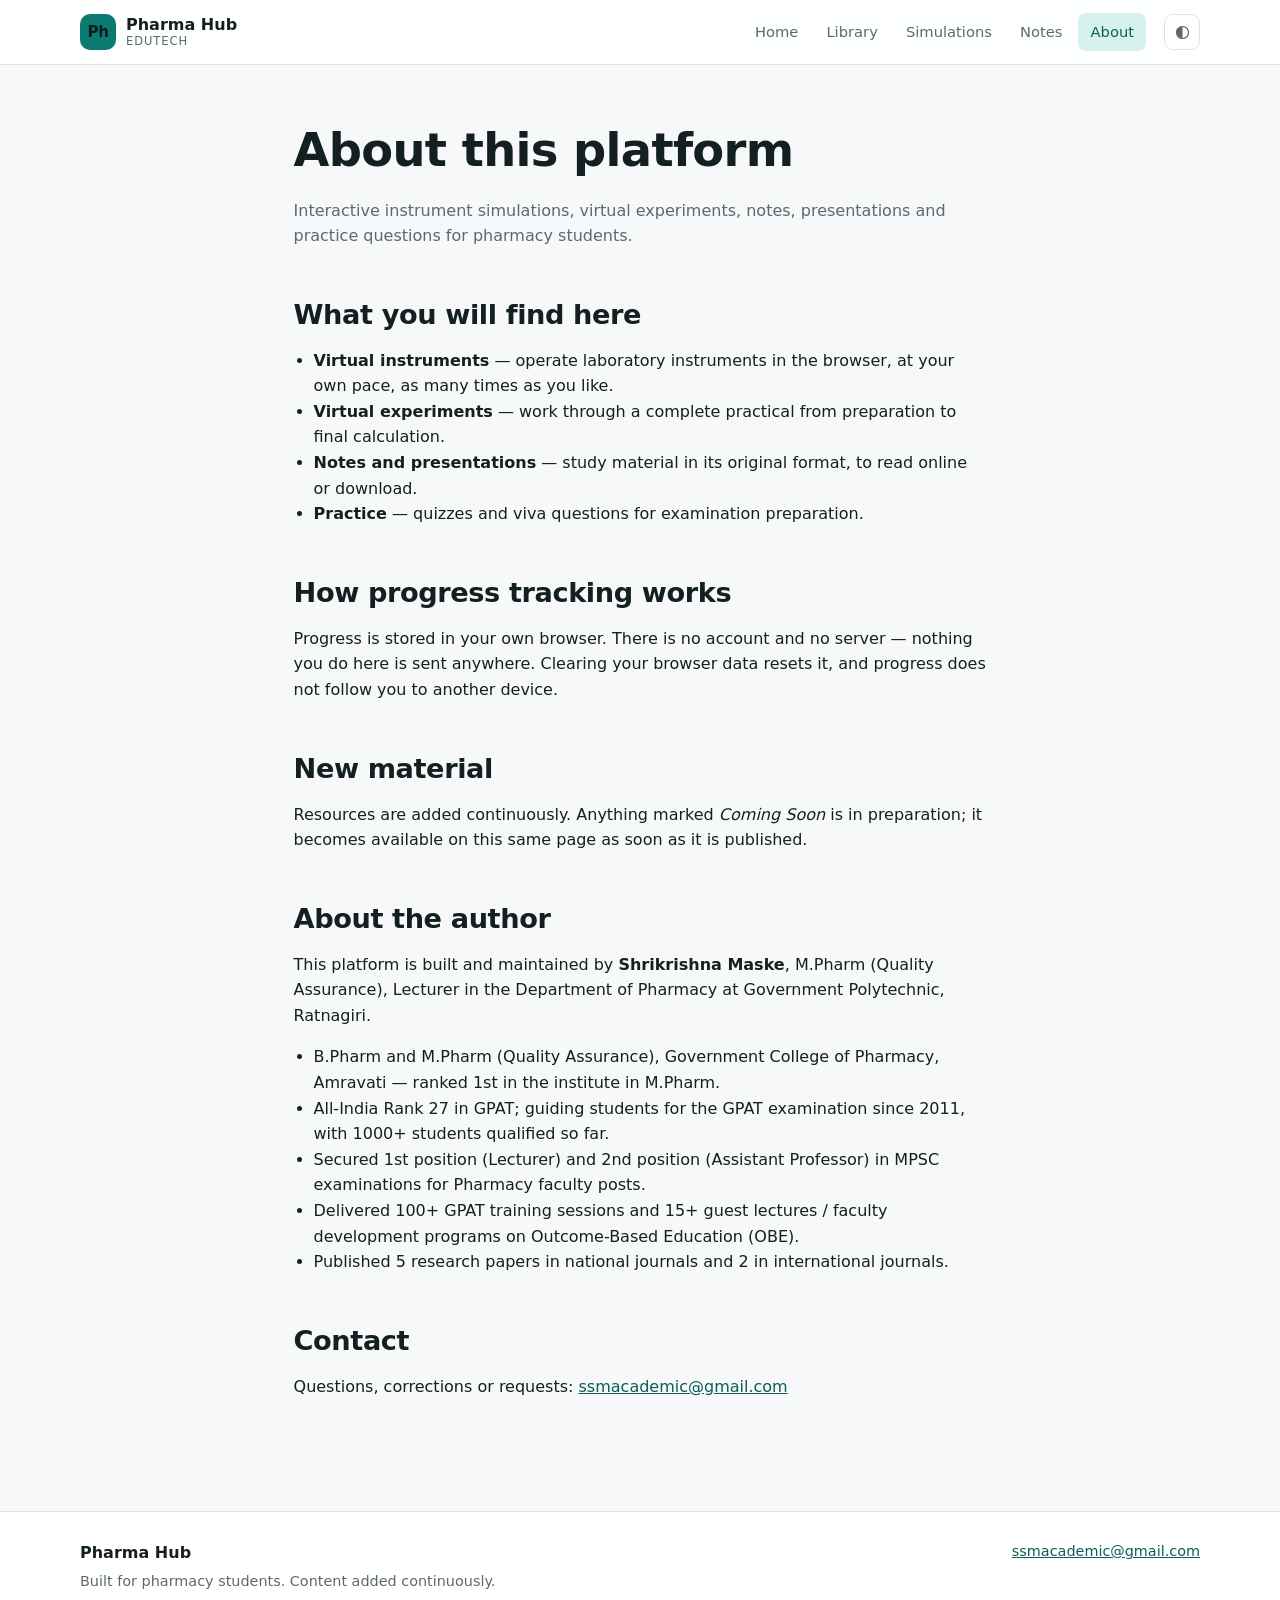
<file: about.html>
<!DOCTYPE html>
<html lang="en">
<head>
<meta charset="utf-8">
<meta name="viewport" content="width=device-width, initial-scale=1">
<title>About</title>
<link rel="stylesheet" href="./style.css">
<script>
  try {
    var t = localStorage.getItem("edutech.theme");
    if (t) document.documentElement.setAttribute("data-theme", t);
  } catch (e) {}
</script>
</head>
<body>

<header id="site-header"></header>

<main>
  <section class="block">
    <div class="wrap prose">
      <h1>About this platform</h1>

      <p class="muted" id="about-lede"></p>

      <h2>What you will find here</h2>
      <ul>
        <li><strong>Virtual instruments</strong> — operate laboratory instruments in the browser, at your own pace, as many times as you like.</li>
        <li><strong>Virtual experiments</strong> — work through a complete practical from preparation to final calculation.</li>
        <li><strong>Notes and presentations</strong> — study material in its original format, to read online or download.</li>
        <li><strong>Practice</strong> — quizzes and viva questions for examination preparation.</li>
      </ul>

      <h2>How progress tracking works</h2>
      <p>
        Progress is stored in your own browser. There is no account and no server —
        nothing you do here is sent anywhere. Clearing your browser data resets it,
        and progress does not follow you to another device.
      </p>

      <h2>New material</h2>
      <p>
        Resources are added continuously. Anything marked <em>Coming Soon</em> is in
        preparation; it becomes available on this same page as soon as it is published.
      </p>

      <h2>About the author</h2>
      <p>
        This platform is built and maintained by <strong>Shrikrishna Maske</strong>,
        M.Pharm (Quality Assurance), Lecturer in the Department of Pharmacy at
        Government Polytechnic, Ratnagiri.
      </p>
      <ul>
        <li>B.Pharm and M.Pharm (Quality Assurance), Government College of Pharmacy, Amravati — ranked 1st in the institute in M.Pharm.</li>
        <li>All-India Rank 27 in GPAT; guiding students for the GPAT examination since 2011, with 1000+ students qualified so far.</li>
        <li>Secured 1st position (Lecturer) and 2nd position (Assistant Professor) in MPSC examinations for Pharmacy faculty posts.</li>
        <li>Delivered 100+ GPAT training sessions and 15+ guest lectures / faculty development programs on Outcome-Based Education (OBE).</li>
        <li>Published 5 research papers in national journals and 2 in international journals.</li>
      </ul>

      <h2>Contact</h2>
      <p id="about-contact"></p>
    </div>
  </section>
</main>

<footer id="site-footer"></footer>

<script src="./site-config.js"></script>
<script src="./resources.js"></script>
<script src="./progress.js"></script>
<script src="./app.js"></script>
<script>
  document.addEventListener("DOMContentLoaded", function () {
    document.getElementById("about-lede").textContent = SITE.description;
    var c = document.getElementById("about-contact");
    var a = document.createElement("a");
    a.href = "mailto:" + SITE.contactEmail;
    a.textContent = SITE.contactEmail;
    c.append("Questions, corrections or requests: ", a);
  });
</script>

</body>
</html>
</file>
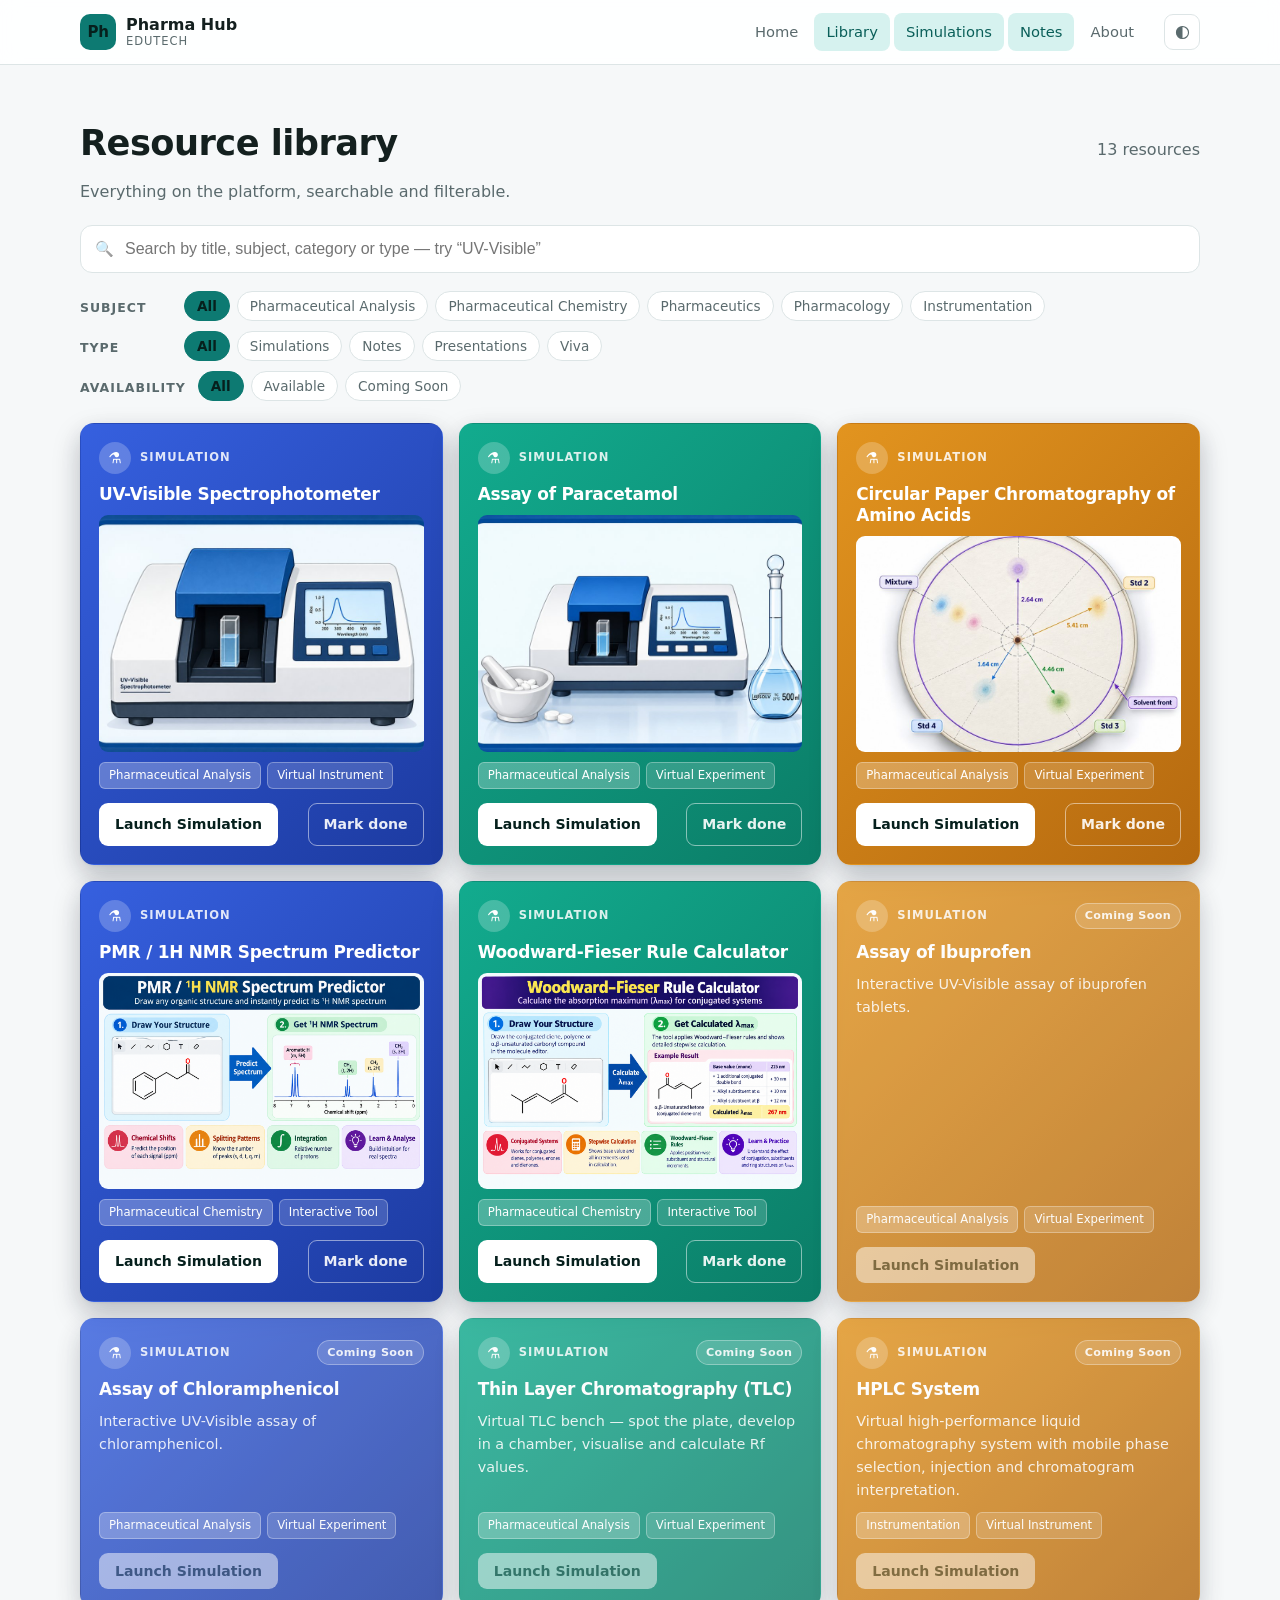
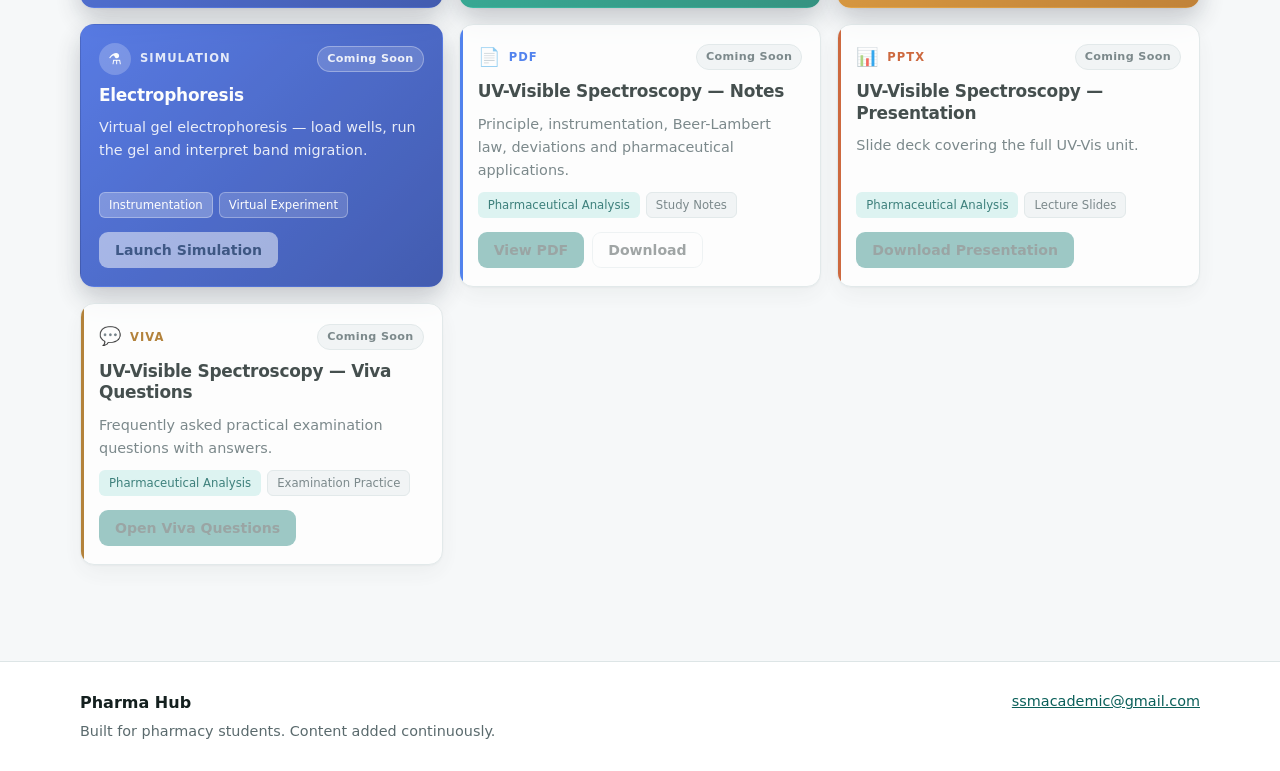
<file: library.html>
<!DOCTYPE html>
<html lang="en">
<head>
<meta charset="utf-8">
<meta name="viewport" content="width=device-width, initial-scale=1">
<title>Library</title>
<meta name="description" content="Search and filter every simulation, note, presentation, document, video and quiz on the platform.">
<link rel="stylesheet" href="./style.css">
<script>
  try {
    var t = localStorage.getItem("edutech.theme");
    if (t) document.documentElement.setAttribute("data-theme", t);
  } catch (e) {}
</script>
</head>
<body>

<header id="site-header"></header>

<main>
  <section class="block">
    <div class="wrap">

      <div class="section-head">
        <div>
          <h1 style="font-size:clamp(1.6rem,3.4vw,2.2rem)">Resource library</h1>
          <p class="muted">Everything on the platform, searchable and filterable.</p>
        </div>
        <p class="muted" id="result-count"></p>
      </div>

      <div class="searchbar">
        <label class="visually-hidden" for="search" style="position:absolute;left:-9999px">Search resources</label>
        <input id="search" type="search" autocomplete="off"
               placeholder="Search by title, subject, category or type — try “UV-Visible”">
      </div>

      <div class="filters" id="filters"></div>

      <div class="grid" id="resource-grid"></div>

    </div>
  </section>
</main>

<footer id="site-footer"></footer>

<script src="./site-config.js"></script>
<script src="./resources.js"></script>
<script src="./progress.js"></script>
<script src="./app.js"></script>

</body>
</html>
</file>
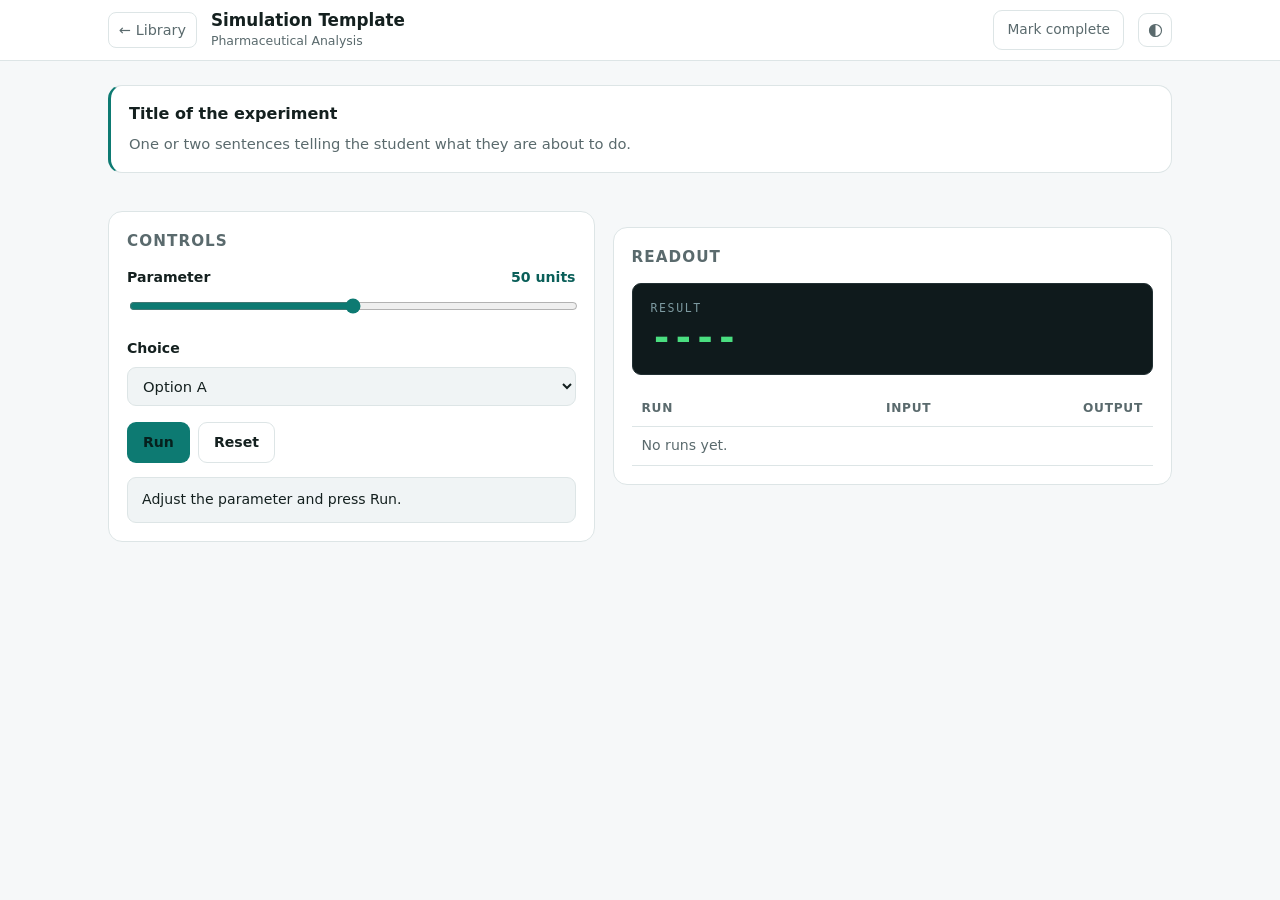
<file: template-simulation.html>
<!DOCTYPE html>
<!-- ===========================================================================
     SIMULATOR TEMPLATE
     ---------------------------------------------------------------------------
     Copy this whole folder, rename it, and edit the marked places.

       1. Copy this folder:
          copy template-simulation.html to my-new-simulation.html
       2. Change the <title> and the SimKit.init({...}) block below.
       3. Write the experiment in the "YOUR SIMULATION" script section.
       4. Add one entry to resources.js:

            {
              id: "my-new-simulation",           // must match SimKit id below
              title: "My New Simulation",
              description: "One line about it.",
              type: "simulation",
              subject: "Pharmaceutical Analysis",
              category: "Virtual Experiment",
              url: "./my-new-simulation.html",
              status: "available"
            }

       5. Commit. It appears on the site automatically.

     This template folder never appears on the site, because nothing is listed
     unless it has an entry in the registry.
     ======================================================================== -->
<html lang="en">
<head>
<meta charset="utf-8">
<meta name="viewport" content="width=device-width, initial-scale=1">
<title>Simulation Template</title>
<link rel="stylesheet" href="./sim.css">
<style>
  /* Styles specific to THIS simulation go here. */
</style>
</head>
<body>

<!-- The platform header is injected here by simulation-kit.js -->
<header class="sim-header" id="sim-header"></header>

<main class="sim-main">
  <div class="sim-wrap">

    <div class="sim-intro">
      <h2>Title of the experiment</h2>
      <p>One or two sentences telling the student what they are about to do.</p>
    </div>

    <!-- Optional progress strip. Remove if the simulation is single-screen. -->
    <div class="steps" id="steps"></div>

    <div class="bench">

      <!-- LEFT: controls -->
      <section class="panel">
        <h2>Controls</h2>

        <div class="field">
          <label for="param">Parameter <span class="val"><span id="param-val">50</span> units</span></label>
          <input id="param" type="range" min="0" max="100" step="1" value="50">
        </div>

        <div class="field">
          <label for="choice">Choice</label>
          <select id="choice">
            <option value="a">Option A</option>
            <option value="b">Option B</option>
          </select>
        </div>

        <div class="btn-row">
          <button class="btn btn-primary" id="run" type="button">Run</button>
          <button class="btn btn-ghost" id="reset" type="button">Reset</button>
        </div>

        <div class="note" id="msg">Adjust the parameter and press Run.</div>
      </section>

      <!-- RIGHT: readout -->
      <section class="panel">
        <h2>Readout</h2>
        <div class="readout">
          <div class="lbl">Result</div>
          <div class="big" id="result">----</div>
        </div>

        <div class="tbl-scroll" style="margin-top:16px">
          <table class="data">
            <thead><tr><th>Run</th><th>Input</th><th>Output</th></tr></thead>
            <tbody id="rows"><tr><td colspan="3" class="muted">No runs yet.</td></tr></tbody>
          </table>
        </div>
      </section>

    </div>

  </div>
</main>

<!-- Order matters: resources → progress → simulation-kit → your script -->
<script src="./resources.js"></script>
<script src="./progress.js"></script>
<script src="./simulation-kit.js"></script>
<script>
/* ---- EDIT THIS BLOCK ---------------------------------------------------- */
SimKit.init({
  id: "my-new-simulation",              // must match the id in resources.js
  title: "Simulation Template",
  subject: "Pharmaceutical Analysis",
  depth: 0                              // a file at the top level = 0
});

/* ---- YOUR SIMULATION ---------------------------------------------------- */
const $ = (id) => document.getElementById(id);
const runs = [];

$("param").addEventListener("input", (e) => {
  $("param-val").textContent = e.target.value;
});

$("run").addEventListener("click", () => {
  const input = +$("param").value;
  const mode = $("choice").value;

  // Replace with the real model for your experiment.
  const output = (mode === "a" ? input * 0.01 : input * 0.02) + SimKit.noise(0.002);

  $("result").textContent = output.toFixed(3);
  runs.push({ input, output });
  $("rows").innerHTML = runs
    .map((r, i) => "<tr><td>" + (i + 1) + "</td><td>" + r.input + "</td><td>" + r.output.toFixed(3) + "</td></tr>")
    .join("");

  const n = $("msg");
  n.className = "note ok";
  n.textContent = "Run complete.";
});

$("reset").addEventListener("click", () => {
  runs.length = 0;
  $("result").textContent = "----";
  $("rows").innerHTML = '<tr><td colspan="3" class="muted">No runs yet.</td></tr>';
  $("msg").className = "note";
  $("msg").textContent = "Adjust the parameter and press Run.";
});

/* Helpers available from SimKit:
     SimKit.round(n, dp)      round to decimal places
     SimKit.noise(magnitude)  small random measurement error
     SimKit.linearFit(points) least-squares fit -> { m, c, r2 }
*/
</script>

</body>
</html>
</file>
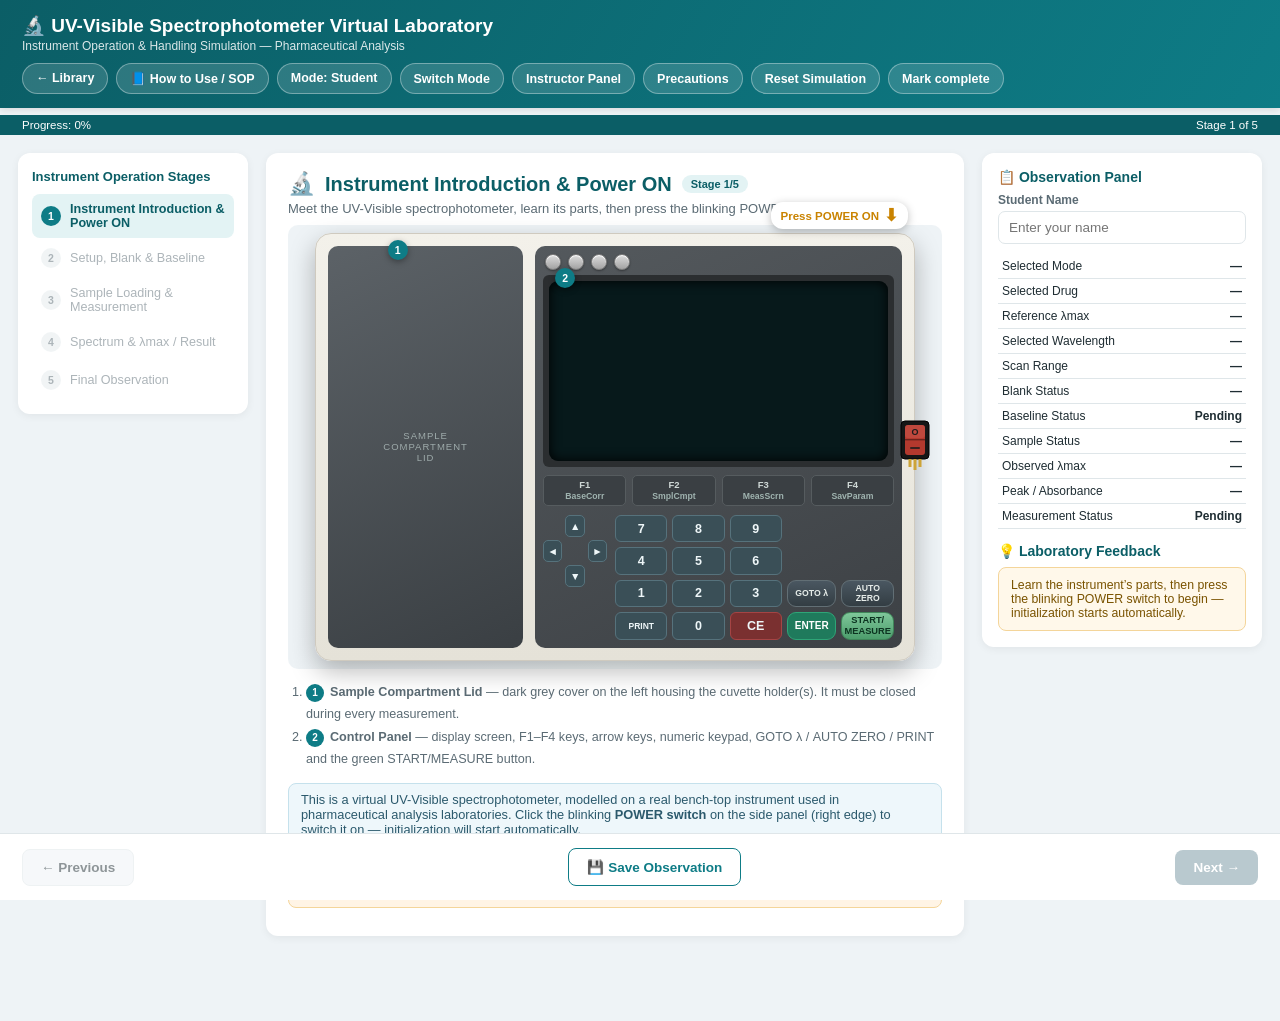
<file: uv-vis.html>
<!DOCTYPE html>
<html lang="en">
<head>
<meta charset="UTF-8">
<meta name="viewport" content="width=device-width, initial-scale=1.0">
<title>UV-Visible Spectrophotometer Virtual Laboratory</title>
<style>
:root{
  --primary:#0e7c86; --primary-dark:#0b5e66; --primary-light:#e3f3f4;
  --accent:#f2a30f; --accent-dark:#c98300;
  --ink:#1f2d33; --muted:#5b6b74; --border:#dfe6e9; --bg:#eef3f6;
  --good:#1e8a5f; --warn:#c98300; --bad:#c0392b;
}
*{box-sizing:border-box;}
body{margin:0;font-family:'Segoe UI',Roboto,Helvetica,Arial,sans-serif;background:var(--bg);color:var(--ink);}
header.topbar{background:linear-gradient(120deg,var(--primary-dark),var(--primary));color:#fff;padding:14px 22px;display:flex;justify-content:space-between;align-items:center;flex-wrap:wrap;gap:10px;box-shadow:0 2px 8px rgba(0,0,0,.15);}
header.topbar h1{font-size:19px;margin:0;display:flex;align-items:center;gap:8px;}
header.topbar .sub{font-size:12px;opacity:.85;margin-top:2px;}
.topbar-right{display:flex;gap:8px;flex-wrap:wrap;}
.pill-btn{background:rgba(255,255,255,.14);border:1px solid rgba(255,255,255,.35);color:#fff;padding:7px 13px;border-radius:20px;font-size:12.5px;font-weight:600;cursor:pointer;}
.pill-btn:hover{background:rgba(255,255,255,.26);}
.progress-wrap{background:rgba(255,255,255,.18);height:7px;}
.progress-fill{background:var(--accent);height:100%;width:0%;transition:width .4s ease;}
.progress-text{color:#fff;font-size:11.5px;padding:4px 22px;background:var(--primary-dark);display:flex;justify-content:space-between;}
.layout{display:flex;gap:18px;padding:18px;align-items:flex-start;max-width:1500px;margin:0 auto;}
aside.nav-panel{width:230px;flex-shrink:0;background:#fff;border-radius:12px;padding:14px;box-shadow:0 2px 8px rgba(0,0,0,.06);position:sticky;top:14px;}
aside.nav-panel h4{margin:2px 0 10px;font-size:13px;color:var(--primary-dark);}
.nav-item{display:flex;align-items:center;gap:9px;padding:8px 9px;border-radius:8px;font-size:12.6px;color:var(--muted);cursor:pointer;margin-bottom:2px;}
.nav-item .num{width:20px;height:20px;border-radius:50%;background:#e4ebed;color:var(--muted);font-size:10.5px;display:flex;align-items:center;justify-content:center;flex-shrink:0;font-weight:700;}
.nav-item.done .num{background:var(--good);color:#fff;}
.nav-item.current{background:var(--primary-light);color:var(--primary-dark);font-weight:700;}
.nav-item.current .num{background:var(--primary);color:#fff;}
.nav-item.locked{opacity:.5;cursor:not-allowed;}
main.workspace{flex:1;min-width:0;background:#fff;border-radius:12px;padding:18px 22px;box-shadow:0 2px 8px rgba(0,0,0,.06);}
aside.obs-panel{width:280px;flex-shrink:0;background:#fff;border-radius:12px;padding:16px;box-shadow:0 2px 8px rgba(0,0,0,.06);position:sticky;top:14px;}
aside.obs-panel h3{font-size:14px;color:var(--primary-dark);margin:0 0 8px;}
table.obs-table{width:100%;border-collapse:collapse;font-size:12px;}
table.obs-table td{padding:5px 4px;border-bottom:1px solid var(--border);}
table.obs-table td.val{text-align:right;font-weight:700;color:var(--ink);}
.feedback-box{background:#fff8ea;border:1px solid #f4d59a;border-radius:8px;padding:10px 12px;font-size:12.3px;color:#7a5300;margin-top:6px;}
.stage-title{display:flex;align-items:center;gap:10px;margin-bottom:4px;}
.stage-title h2{margin:0;font-size:20px;color:var(--primary-dark);}
.badge{background:var(--primary-light);color:var(--primary-dark);font-size:11px;font-weight:700;padding:3px 9px;border-radius:10px;}
.stage-sub{color:var(--muted);font-size:13px;margin-bottom:9px;}
.btn{border:none;border-radius:8px;padding:10px 18px;font-size:13.5px;font-weight:700;cursor:pointer;transition:.12s;}
.btn:active{transform:scale(.96);}
.btn-primary{background:var(--primary);color:#fff;}
.btn-primary:hover{background:var(--primary-dark);}
.btn-primary:disabled{background:#b9c9cf;cursor:not-allowed;}
.btn-secondary{background:#eef3f6;color:var(--ink);border:1px solid var(--border);}
.btn-secondary:hover{background:#e1eaee;}
.btn-secondary:disabled{opacity:.5;cursor:not-allowed;}
.btn-accent{background:var(--accent);color:#442c00;}
.btn-accent:hover{background:var(--accent-dark);color:#fff;}
.btn-accent:disabled{background:#e8d9b8;color:#a08a5c;cursor:not-allowed;}
.btn-outline{background:transparent;border:1.5px solid var(--primary);color:var(--primary);}
.btn-outline:hover{background:var(--primary-light);}
.btn-danger{background:#fdecea;color:#9c2c22;border:1px solid #f3b3ac;}
.btn-sm{padding:5px 12px;font-size:11.6px;}
.field-row{display:flex;gap:14px;flex-wrap:wrap;margin:10px 0;}
.field{display:flex;flex-direction:column;gap:4px;min-width:150px;}
.field label{font-size:12px;font-weight:600;color:var(--muted);}
.field input,.field select{padding:8px 10px;border:1px solid var(--border);border-radius:7px;font-size:13.5px;}
.field input:disabled{background:#f1f5f6;color:#8a9aa2;}
.info-note{background:#eef7fb;border:1px solid #c5e1ec;border-radius:8px;padding:8px 12px;font-size:12.8px;color:#2b596c;margin:6px 0;}
.warn-note{background:#fff4e5;border:1px solid #f4d59a;border-radius:8px;padding:10px 12px;font-size:12.8px;color:#8a5a00;margin:10px 0;}
.error-note{background:#fdecea;border:1px solid #f3b3ac;border-radius:8px;padding:10px 12px;font-size:12.8px;color:#9c2c22;margin:10px 0;}
.good-note{background:#eaf7f0;border:1px solid #b9e3ca;border-radius:8px;padding:10px 12px;font-size:12.8px;color:#1e6b45;margin:10px 0;}
.calc-step{background:#fbfdfe;border:1px solid var(--border);border-radius:9px;padding:8px 10px;margin-bottom:6px;}
.calc-step h4{color:var(--primary-dark);font-size:13px;margin:0 0 4px;}
.why-btn{background:none;border:1px solid var(--primary);color:var(--primary);border-radius:12px;font-size:10.5px;font-weight:700;padding:2px 9px;cursor:pointer;margin-left:6px;}
.why-box{background:#f5fbfb;border-left:3px solid var(--primary);padding:8px 12px;font-size:12.2px;color:var(--muted);margin:6px 0 10px;border-radius:0 6px 6px 0;}
.tag{display:inline-block;padding:2px 8px;border-radius:10px;font-size:10.5px;font-weight:700;letter-spacing:.3px;}
.tag.locked{background:#eceff0;color:#8a959a;}
.tag.active{background:#e6f4ec;color:#1e6b45;}

/* ===== INSTRUMENT (photo-realistic bench-top style, persistent across stages) ===== */
.instrument-shell{display:flex;flex-wrap:wrap;gap:22px;align-items:flex-start;justify-content:center;padding:8px 6px;background:radial-gradient(ellipse at 50% 100%,#f4fafc 0%,#eef3f6 70%);border-radius:10px;margin:6px 0;}
.instrument-v2{position:relative;display:flex;gap:12px;background:linear-gradient(180deg,#f3f1ea,#e5e2d8);border:1px solid #cfcabf;border-radius:16px;padding:12px;box-shadow:0 10px 26px rgba(0,0,0,.28);width:100%;}
.lid-panel{width:34%;flex-shrink:0;background:linear-gradient(155deg,#5c6267,#3a3f43);border-radius:10px;min-height:150px;position:relative;padding:8px;display:flex;flex-direction:column;align-items:center;justify-content:center;color:#c9d3d2;}
.lid-panel .seam{position:absolute;left:6px;right:6px;top:6px;bottom:6px;border:1px dashed rgba(255,255,255,.15);border-radius:6px;}
.lid-hinge-label{font-size:9.5px;letter-spacing:1px;text-align:center;color:#aebcbb;opacity:.85;}
.control-panel{flex:1;display:flex;flex-direction:column;gap:5px;background:linear-gradient(155deg,#54595d,#3d4145);border-radius:10px;padding:8px;min-width:0;}
.side-buttons-row{display:flex;gap:7px;justify-content:flex-start;padding-left:2px;}
.round-btn{width:16px;height:16px;border-radius:50%;background:linear-gradient(#dcdcdc,#a3a3a3);border:1px solid #7c7c7c;box-shadow:inset 0 1px 1px #fff,0 1px 2px rgba(0,0,0,.35);}
.screen-wrap{background:#2b2e30;border-radius:6px;padding:6px;}
.power-tab{position:absolute;right:-16px;top:50%;transform:translateY(-50%);width:30px;height:54px;display:flex;align-items:center;justify-content:center;cursor:pointer;z-index:6;}
.power-tab:not(.on){animation:switchPulse 1.4s ease-in-out infinite;}
@keyframes switchPulse{0%,100%{filter:drop-shadow(0 0 0 rgba(211,71,58,.7));}50%{filter:drop-shadow(0 0 7px rgba(211,71,58,.95));}}
.power-tab.on{animation:switchOnBlink .5s ease-in-out 4;}
@keyframes switchOnBlink{0%,100%{filter:drop-shadow(0 0 2px #ff6b5e);}50%{filter:drop-shadow(0 0 13px #ff6b5e);}}
.power-callout{position:absolute;right:6px;top:-32px;display:flex;align-items:center;gap:5px;color:var(--accent-dark);font-weight:800;font-size:11.5px;background:#fff;padding:5px 10px;border-radius:12px;box-shadow:0 2px 8px rgba(0,0,0,.25);z-index:7;animation:blinkAnim 1s step-start infinite;white-space:nowrap;}
.power-callout .arrow{font-size:17px;line-height:1;}
@keyframes blinkAnim{50%{opacity:.15;}}
.blink{animation:blinkAnim 1s step-start infinite;}
/* Small blinking "Press N" / "Press ENTER" prompt shown right next to the
   on-screen option or field the student should act on next. */
.press-badge{display:inline-block;background:#d94f30;color:#fff;font-size:9.5px;font-weight:800;padding:2px 8px;border-radius:10px;letter-spacing:.3px;margin-left:8px;white-space:nowrap;animation:blinkAnim 1s step-start infinite;}
/* Pulsing glow applied to whichever physical key or on-screen action button
   is the single correct next step — fill cuvette, open lid, close lid,
   AUTO ZERO / F1, START/MEASURE, etc. */
.btn-blink{animation:btnPulseGlow 1.1s ease-in-out infinite;}
@keyframes btnPulseGlow{0%,100%{box-shadow:0 0 0 0 rgba(217,79,48,.6);}50%{box-shadow:0 0 0 7px rgba(217,79,48,0);}}
.callout{position:absolute;background:var(--primary);color:#fff;font-size:10.5px;font-weight:700;border-radius:50%;width:20px;height:20px;display:flex;align-items:center;justify-content:center;box-shadow:0 2px 6px rgba(0,0,0,.35);z-index:5;}
.callout-list{padding-left:18px;font-size:12.6px;color:var(--muted);line-height:1.8;margin:12px 0;}
.callout-num{display:inline-flex;width:18px;height:18px;border-radius:50%;background:var(--primary);color:#fff;font-size:10px;font-weight:700;align-items:center;justify-content:center;margin-right:6px;}

.instrument-screen{background:#07191b;border-radius:9px;padding:9px 13px;font-family:'Consolas',monospace;box-shadow:inset 0 0 12px #000;height:180px;overflow-y:auto;position:relative;box-sizing:border-box;}
.instrument-screen .row{display:flex;justify-content:space-between;font-size:12px;color:#5be0c0;padding:2.5px 0;gap:8px;}
.instrument-screen .row .k{color:#7fb8b0;}
.instrument-screen .big{font-size:32px;font-weight:700;color:#5be0c0;text-align:center;padding:9px 0;letter-spacing:1px;}
.instrument-screen .big.wl{font-size:27px;opacity:.94;}
.instrument-screen .big .unit{font-size:15px;font-weight:600;margin-left:5px;opacity:.85;}
.instrument-screen .center-msg{text-align:center;font-size:12.5px;color:#8fd6c4;padding:10px 0;}
.instrument-screen.lcd-light{background:#e7e9d9;box-shadow:inset 0 0 10px rgba(0,0,0,.2);}
.instrument-screen.lcd-light .row{color:#1c1c16;}
.instrument-screen.lcd-light .row .k{color:#1c1c16;}
.instrument-screen.lcd-light .row.dim{color:#8b8c7c;}
.instrument-screen.lcd-light .row.active-row{background:#cdd2b4;border-radius:3px;}
.instrument-screen.lcd-light .row.editable{cursor:pointer;}
.instrument-screen.lcd-light .row.editable:hover{background:#d7dbc0;border-radius:3px;}
.instrument-screen.lcd-light .center-msg{color:#1c1c16;}
.instrument-screen.lcd-light .big{color:#1c1c16;}
.instrument-screen .hdr{background:#233024;color:#e7e9d9;padding:3px 8px;margin:-12px -14px 8px;border-radius:8px 8px 0 0;font-weight:700;font-size:12px;letter-spacing:.5px;}
.instrument-screen.lcd-light .hdr{background:#2b2e26;color:#e7e9d9;}

.screen-dialog{position:relative;margin-top:8px;background:#f4f2e6;border:2px solid #4a4a3f;border-radius:4px;padding:8px 10px;color:#1a1a12;font-size:11.3px;box-shadow:2px 2px 0 rgba(0,0,0,.25);}
.screen-dialog.done{background:#e7f2e6;border-color:#2f6b3f;}
.screen-dialog .dlg-title{font-weight:800;border-bottom:1px solid #999;margin-bottom:4px;padding-bottom:3px;}
.screen-dialog .dlg-line{margin:2px 0;}

/* function/key rows below screen — persistent across all stages */
.fkey-row{display:flex;gap:6px;margin-top:3px;}
.fkey{flex:1;background:#3a3f43;color:#cfd8d6;border:1px solid #565c5f;border-radius:5px;font-size:9.5px;text-align:center;padding:3px 2px 4px;font-weight:700;cursor:pointer;}
.fkey:hover{background:#454b4f;}
.fkey span{display:block;font-weight:600;font-size:8.7px;color:#9fb3af;margin-top:1px;}
.keys-row{display:flex;gap:8px;align-items:flex-start;margin-top:4px;}
.side-arrow-pad{display:grid;grid-template-columns:repeat(3,1fr);grid-template-rows:repeat(3,1fr);gap:3px;width:64px;flex-shrink:0;}
.side-arrow-pad .arrow-btn{background:#3a4f57;color:#eef6f8;border:1px solid #56727c;border-radius:5px;font-size:10.5px;cursor:pointer;display:flex;align-items:center;justify-content:center;padding:4px 0;}
.side-arrow-pad .arrow-btn:hover{background:#4c6570;}
.side-arrow-pad .blank-cell{visibility:hidden;}
.keypad{display:grid;grid-template-columns:repeat(3,1fr);gap:5px;flex:1;}
.keypad button{background:#3a4f57;color:#eef6f8;border:1px solid #56727c;border-radius:6px;padding:8px 0;font-size:14px;font-weight:600;cursor:pointer;}
.keypad button:hover{background:#4c6570;}
.keypad button.key-enter{grid-column:span 3;background:#1f7a5c;border-color:#2ea577;}
.keypad button.key-enter:hover{background:#249a70;}
.keypad button.key-clear{background:#7a3030;border-color:#a54444;}
.function-row{display:flex;gap:6px;margin-top:6px;}
.round-action-btn{flex:1;background:linear-gradient(#4a5761,#333d43);color:#e6ece9;border:1px solid #626f75;border-radius:14px;font-size:10px;font-weight:700;padding:7px 3px;cursor:pointer;text-align:center;}
.round-action-btn:hover{filter:brightness(1.15);}
.round-action-btn.green{background:linear-gradient(#7fc79a,#4c9d6c);color:#0c3320;border-color:#3f8659;font-size:12px;padding:9px 3px;}
.start-row{margin-top:6px;}
.keypad-block{flex:1;display:grid;grid-template-columns:repeat(3,1fr) repeat(2,0.95fr);grid-template-rows:repeat(4,1fr);gap:5px;grid-template-areas:
    "n7 n8 n9 .  .  "
    "n4 n5 n6 .  .  "
    "n1 n2 n3 gw az"
    "np n0 nc en ss";}
.keypad-block button{background:#3a4f57;color:#eef6f8;border:1px solid #56727c;border-radius:6px;padding:5px 0;font-size:12.5px;font-weight:600;cursor:pointer;}
.keypad-block button:hover{background:#4c6570;}
.keypad-block button.key-clear{background:#7a3030;border-color:#a54444;}
.keypad-block button.key-print{font-size:8.5px;}
.keypad-block button.side-act{border-radius:9px;font-size:8.7px;font-weight:700;padding:2px 2px;background:linear-gradient(#4a5761,#333d43);color:#e6ece9;border:1px solid #626f75;line-height:1.15;}
.keypad-block button.side-act:hover{filter:brightness(1.15);}
.keypad-block button.side-act.enter{background:#1f7a5c;border-color:#2ea577;color:#fff;font-size:10px;}
.keypad-block button.side-act.enter:hover{background:#249a70;}
.keypad-block button.side-act.green{background:linear-gradient(#7fc79a,#4c9d6c);color:#0c3320;border-color:#3f8659;font-size:9.3px;}

.instrument-compartment{display:flex;align-items:center;justify-content:center;gap:16px;margin:10px 0;}
.sample-holder{width:120px;height:78px;background:#0e2528;border:2px dashed #3c5a5f;border-radius:8px;display:flex;align-items:center;justify-content:center;position:relative;}
.sample-holder.lid-closed{border-style:solid;border-color:#4ee08a;}
.sample-holder.dual{width:auto;height:auto;flex-direction:column;gap:10px;padding:7px 12px;background:rgba(0,0,0,.18);border:2px dashed rgba(255,255,255,.25);border-radius:10px;}
.sample-holder.dual.lid-closed{border-style:solid;border-color:#4ee08a;}
/* Front/back (not side-by-side) layout: the "back" slot sits further along the light
   path (rendered smaller & higher, offset back) and the "front" slot is nearer the
   viewer (full size, offset further down/forward) — matching the real instrument's
   holder, with enough gap between them to read as two distinct depths. */
.cuvette-slot{display:flex;flex-direction:column;align-items:center;gap:3px;}
.cuvette-slot.back{transform:scale(.82) translateY(0px);opacity:.8;}
.cuvette-slot.front{transform:translateY(6px);}
.slot-label{font-size:8.5px;color:#cfe9e6;letter-spacing:.3px;}
.cuvette{width:22px;height:38px;background:linear-gradient(#dff2f7,#b7e0ea);border:2px solid #6fa9b8;border-radius:2px;box-shadow:0 2px 5px rgba(0,0,0,.15);}
.cuvette.empty{background:#f1f6f7;opacity:.35;}
.cuvette.blank{background:linear-gradient(#eaf6fb,#cfeaf3);}
.cuvette.sample{background:linear-gradient(#eef7d0,#dcefa0);}
.cuvette.glass{border-color:#c98300;}
.lid-label{text-align:center;font-size:10.5px;color:#c9d3d2;letter-spacing:.4px;margin-top:4px;}
/* Cuvettes physically sit inside the compartment, under the lid — once the lid is
   closed they are covered and no longer visible; only the CLOSED indicator remains. */
.sample-holder.hidden-contents{background:transparent;border-style:solid;}
.sample-holder.hidden-contents .cuvette-slot{visibility:hidden;}
/* Fill tray: dropper + cuvette(s), rendered directly in the lid/compartment area
   ("above/in front of" the compartment) so filling happens right where the
   cuvettes will be loaded, not in a separate block below the instrument. */
.fill-tray{display:flex;align-items:flex-end;justify-content:center;gap:16px;margin-bottom:8px;}
.fill-tray .slot-label{color:#cfe9e6;}
.fill-col{display:flex;flex-direction:column;align-items:center;justify-content:flex-end;gap:0;}
.dropper{display:flex;flex-direction:column;align-items:center;position:relative;margin-bottom:2px;}
.dropper svg{display:block;}
.dropper .drop-anim{position:absolute;top:38px;left:50%;margin-left:-6.5px;animation:dropFall 1s ease-in infinite;}
@keyframes dropFall{0%{opacity:0;transform:translateY(-2px);}30%{opacity:1;}100%{opacity:0;transform:translateY(14px);}}
.wl-target-toggle{display:flex;gap:8px;justify-content:center;margin-top:10px;}
.wl-target-toggle button{flex:1;max-width:160px;}
.wl-target-toggle button.active{outline:2px solid var(--accent);}

canvas.spectrum-canvas{width:100%;height:280px;background:#fff;border:1px solid var(--border);border-radius:8px;cursor:crosshair;}
.hover-readout{font-family:'Consolas',monospace;font-size:12.5px;color:var(--primary-dark);background:#f4f9fa;border:1px solid var(--border);border-radius:6px;padding:6px 10px;display:inline-block;margin-top:6px;}

.scan-ticker{text-align:center;font-family:'Consolas',monospace;font-size:15px;color:#1c1c16;font-weight:800;margin:4px 0;}
.scan-arrow{color:var(--accent-dark);}

.quiz-q{border:1px solid var(--border);border-radius:9px;padding:12px 14px;margin-bottom:10px;}
.quiz-q h5{margin:0 0 8px;font-size:13px;}
.quiz-opt{display:block;width:100%;text-align:left;padding:8px 10px;border:1px solid var(--border);border-radius:7px;background:#fff;margin-bottom:6px;cursor:pointer;font-size:12.6px;}
.quiz-opt.selected{border-color:var(--primary);background:var(--primary-light);}
.quiz-opt.correct{border-color:var(--good);background:#eaf7f0;}
.quiz-opt.incorrect{border-color:var(--bad);background:#fdecea;}

footer.footbar{display:flex;justify-content:space-between;align-items:center;padding:14px 22px;background:#fff;border-top:1px solid var(--border);position:sticky;bottom:0;}

.modal-overlay{position:fixed;inset:0;background:rgba(20,30,33,.5);display:flex;align-items:center;justify-content:center;z-index:200;}
.modal-box{background:#fff;border-radius:12px;padding:22px 24px;max-width:420px;width:90%;box-shadow:0 10px 30px rgba(0,0,0,.25);}
.modal-box h3{margin:0 0 10px;font-size:16px;color:var(--primary-dark);}
.modal-box p{font-size:13px;color:var(--muted);line-height:1.5;}
.modal-actions{display:flex;justify-content:flex-end;gap:10px;margin-top:16px;}

.toast-host{position:fixed;bottom:70px;right:20px;display:flex;flex-direction:column;gap:8px;z-index:300;}
.toast{background:var(--primary-dark);color:#fff;padding:10px 16px;border-radius:8px;font-size:12.8px;box-shadow:0 4px 12px rgba(0,0,0,.2);animation:toast-in .25s ease;max-width:320px;}
.toast.warn{background:#8a5a00;}
.toast.bad{background:#9c2c22;}
.toast.good{background:#1e6b45;}
@keyframes toast-in{from{opacity:0;transform:translateY(8px);}to{opacity:1;transform:translateY(0);}}

.instr-field label{color:#dbe7e6;}
.instr-panel{background:#fff;border:1px solid var(--border);border-radius:10px;padding:16px;margin-top:10px;}
.instr-panel h4{margin-top:0;font-size:13.5px;color:var(--primary-dark);}
.instr-panel .field-row{margin:8px 0;}
.drug-edit-row{display:grid;grid-template-columns:1.3fr .7fr .8fr .8fr .8fr auto;gap:6px;align-items:center;font-size:12px;margin-bottom:6px;}
.drug-edit-row input[type=text],.drug-edit-row input[type=number]{width:100%;padding:5px 6px;border:1px solid var(--border);border-radius:5px;font-size:12px;}

#printReportArea{display:none;}
@media print{
  body *{visibility:hidden;}
  #printReportArea, #printReportArea *{visibility:visible;}
  #printReportArea{display:block;position:absolute;top:0;left:0;width:100%;padding:20px;}
}

@media (max-width:980px){
  .layout{flex-direction:column;}
  aside.nav-panel,aside.obs-panel{width:100%;position:static;}
}
</style>

<style>
/* ===== Pharma Hub: phone layout =====================================
   The lab uses a fixed three-column bench (nav | workspace | observations).
   Below 900px that is wider than the screen, so stack it into one column
   and let wide tables scroll on their own instead of the page.
   ==================================================================== */
@media (max-width: 900px) {
  .layout { flex-direction: column; padding: 12px; gap: 12px; }
  aside.nav-panel,
  aside.obs-panel { width: 100%; position: static; }
  main.workspace { padding: 14px 15px; }
  header.topbar { padding: 12px 14px; }
  header.topbar h1 { font-size: 16px; }
  header.topbar .sub { font-size: 11px; }
  .pill-btn { font-size: 11.5px; padding: 6px 10px; }
}
@media (max-width: 900px) {
  /* The instrument drawing has a fixed minimum width. Let that one element
     scroll sideways rather than stretching the whole page. */
  main.workspace { min-width: 0; max-width: 100%; }
  .instrument-shell { overflow-x: auto; -webkit-overflow-scrolling: touch; }
  .stage-title, .stage-sub { max-width: 100%; }
}
@media (max-width: 640px) {
  main.workspace table,
  aside.obs-panel table { font-size: 11.5px; }
  .tbl-scroll, main.workspace > div { max-width: 100%; }
}
</style>

<style>
/* ===== Pharma Hub: guide / SOP overlay ============================== */
.guide-box{max-width:820px;width:94%;max-height:88vh;display:flex;flex-direction:column;padding:0;overflow:hidden;}
.guide-head{padding:16px 22px 0;border-bottom:1px solid var(--border);}
.guide-head h3{margin:0 0 3px;font-size:17px;color:var(--primary-dark);}
.guide-head .guide-sub{font-size:12px;color:var(--muted);margin-bottom:12px;}
.guide-tabs{display:flex;gap:4px;}
.guide-tab{border:0;background:none;font:inherit;font-size:13px;font-weight:600;color:var(--muted);
  padding:8px 14px;border-radius:8px 8px 0 0;cursor:pointer;border-bottom:3px solid transparent;}
.guide-tab:hover{color:var(--ink);}
.guide-tab.on{color:var(--primary-dark);border-bottom-color:var(--primary);background:var(--primary-light);}
.guide-body{padding:18px 22px;overflow-y:auto;font-size:13.2px;line-height:1.62;color:var(--ink);}
.guide-body h4{margin:18px 0 6px;font-size:13.5px;color:var(--primary-dark);}
.guide-body h4:first-child{margin-top:0;}
.guide-body ol,.guide-body ul{padding-left:20px;margin:6px 0;}
.guide-body li{margin:3px 0;}
.guide-body p{margin:6px 0;}
.guide-body .tip{background:var(--primary-light);border-left:3px solid var(--primary);
  border-radius:0 8px 8px 0;padding:9px 13px;margin:12px 0;font-size:12.6px;}
.guide-body .caution{background:#fff8ea;border-left:3px solid var(--accent);
  border-radius:0 8px 8px 0;padding:9px 13px;margin:12px 0;font-size:12.6px;color:#7a5300;}
.guide-body table{width:100%;border-collapse:collapse;font-size:12.4px;margin:10px 0;}
.guide-body th,.guide-body td{border:1px solid var(--border);padding:6px 9px;text-align:left;vertical-align:top;}
.guide-body th{background:var(--primary-light);color:var(--primary-dark);font-size:11.8px;
  text-transform:uppercase;letter-spacing:.04em;}
.guide-foot{padding:12px 22px;border-top:1px solid var(--border);display:flex;
  justify-content:space-between;align-items:center;gap:10px;flex-wrap:wrap;background:#fafcfc;}
.guide-foot .left{font-size:11.8px;color:var(--muted);}
.guide-foot .right{display:flex;gap:8px;}

@media (max-width:640px){
  .guide-box{width:96%;max-height:92vh;}
  .guide-head,.guide-body,.guide-foot{padding-left:14px;padding-right:14px;}
  .guide-tab{padding:8px 9px;font-size:12px;}
}

/* Printing: hide the app, print only the SOP sheet. */
#sopPrintDoc{display:none;}
@media print{
  body>*{display:none !important;}
  #sopPrintDoc{display:block !important;padding:0;font-size:11pt;line-height:1.5;color:#000;}
  #sopPrintDoc h1{font-size:16pt;margin:0 0 2px;}
  #sopPrintDoc .meta{font-size:9pt;color:#444;border-bottom:1.5px solid #000;
    padding-bottom:6px;margin-bottom:12px;}
  #sopPrintDoc h4{font-size:11.5pt;margin:12px 0 3px;page-break-after:avoid;}
  #sopPrintDoc li{margin:2px 0;}
  #sopPrintDoc table{width:100%;border-collapse:collapse;font-size:9.5pt;}
  #sopPrintDoc th,#sopPrintDoc td{border:1px solid #666;padding:4px 6px;text-align:left;}
  #sopPrintDoc .tip,#sopPrintDoc .caution{border:1px solid #666;padding:6px 8px;margin:8px 0;}
  @page{margin:16mm;}
}
</style>
</head>
<body>

<header class="topbar">
  <div>
    <h1>🔬 UV-Visible Spectrophotometer Virtual Laboratory</h1>
    <div class="sub">Instrument Operation &amp; Handling Simulation — Pharmaceutical Analysis</div>
  </div>
  <div class="topbar-right">
    <a class="pill-btn" href="./library.html" style="text-decoration:none">← Library</a>
    <button class="pill-btn" onclick="App.openGuide()">📘 How to Use / SOP</button>
    <span class="pill-btn" id="modeIndicator">Mode: Student</span>
    <button class="pill-btn" onclick="App.toggleModePrompt()">Switch Mode</button>
    <button class="pill-btn" onclick="App.openInstructorPanel()">Instructor Panel</button>
    <button class="pill-btn" onclick="App.openPrecautions()">Precautions</button>
    <button class="pill-btn" onclick="App.confirmReset()">Reset Simulation</button>
    <button class="pill-btn" id="phMarkDone" type="button">Mark complete</button>
  </div>
</header>
<div class="progress-wrap"><div class="progress-fill" id="progressFill"></div></div>
<div class="progress-text"><span id="progressText">Progress: 0%</span><span id="stageText">Stage 1 of 15</span></div>

<div class="layout">
  <aside class="nav-panel"><div id="stageNav"></div></aside>
  <main class="workspace"><div id="workspace"></div></main>
  <aside class="obs-panel"><div id="obsPanel"></div></aside>
</div>

<footer class="footbar">
  <button class="btn btn-secondary" id="btnPrev" onclick="App.prevStage()">← Previous</button>
  <button class="btn btn-outline" onclick="App.saveObservation()">💾 Save Observation</button>
  <button class="btn btn-primary" id="btnNext" onclick="App.nextStage()">Next →</button>
</footer>

<div id="modalHost"></div>
<div class="toast-host" id="toastHost"></div>
<div id="printReportArea"></div>

<script>
/* =====================================================================
   UV-VISIBLE SPECTROPHOTOMETER VIRTUAL LABORATORY
   Vanilla JS, single-file, no external dependencies.
===================================================================== */
(function(){
"use strict";

/* ---------------------------------------------------------------
   1. CONFIGURATION & DRUG DATABASE
--------------------------------------------------------------- */
const DEFAULT_CFG = {
  instrumentRange: [190,800],
  moderateWindowNm: 20,
  variation: 'medium',       // low | medium | high
  blockOnBadWavelength: false,
  enforceCuvetteErrors: false,
  allowRetryMeasurements: true,
  instructorPassword: 'admin123'
};

const DEFAULT_DRUGS = {
  paracetamol:      { key:'paracetamol', name:'Paracetamol', enabled:true, lambdaMax:257, tolLo:252, tolHi:262, scanHi:400, scanLo:200,
                       desc:'Analgesic / antipyretic, assayed in dilute 0.1 M NaOH.', region:'UV region (200–300 nm)' },
  ibuprofen:        { key:'ibuprofen', name:'Ibuprofen', enabled:true, lambdaMax:222, tolLo:217, tolHi:227, scanHi:400, scanLo:200,
                       desc:'NSAID, assayed in alkaline or methanolic medium.', region:'UV region (200–300 nm)' },
  chloramphenicol:  { key:'chloramphenicol', name:'Chloramphenicol', enabled:true, lambdaMax:278, tolLo:273, tolHi:283, scanHi:400, scanLo:200,
                       desc:'Broad-spectrum antibiotic, assayed in water/methanol.', region:'UV region (250–350 nm)' },
  diclofenac:       { key:'diclofenac', name:'Diclofenac Sodium', enabled:true, lambdaMax:276, tolLo:271, tolHi:281, scanHi:400, scanLo:200,
                       desc:'NSAID, assayed in phosphate buffer / methanol.', region:'UV region (250–350 nm)' }
};

const VARIATION_PROFILES = {
  low:    { noiseMag:0.008, lambdaJitter:1 },
  medium: { noiseMag:0.018, lambdaJitter:2 },
  high:   { noiseMag:0.030, lambdaJitter:3 }
};

const STAGES = [
  {id:'intro',    label:'Instrument Introduction & Power ON'},
  {id:'setup',    label:'Setup, Blank & Baseline'},
  {id:'sample',   label:'Sample Loading & Measurement'},
  {id:'lmax',     label:'Spectrum & λmax / Result'},
  {id:'result',   label:'Final Observation'}
];

/* ---------------------------------------------------------------
   2. GLOBAL MUTABLE STATE
--------------------------------------------------------------- */
let CFG = deepCopy(DEFAULT_CFG);
let DRUGS = deepCopy(DEFAULT_DRUGS);
let RND = {};
let OBS = {};
let UI = {};

function deepCopy(o){ return JSON.parse(JSON.stringify(o)); }
function randRange(min,max){ return min + Math.random()*(max-min); }
function clamp(v,min,max){ return Math.max(min,Math.min(max,v)); }
function fmt(n,d){ if(n===undefined||n===null||isNaN(n)) return '—'; d=(d===undefined)?2:d; return Number(n).toFixed(d); }
function gaussianShape(x,center,sigma){ return Math.exp(-Math.pow(x-center,2)/(2*sigma*sigma)); }

function enabledDrugKeys(){ return Object.keys(DRUGS).filter(k=>DRUGS[k].enabled); }

function generateRandomData(){
  const prof = VARIATION_PROFILES[CFG.variation] || VARIATION_PROFILES.medium;
  RND = {
    peakAbsorbance: randRange(0.55,0.85),
    noiseMag: prof.noiseMag,
    lambdaShift: Math.round(randRange(-prof.lambdaJitter,prof.lambdaJitter)),
    variationProfile: CFG.variation
  };
}

function freshObservations(){
  OBS = {
    studentName:'', rollNumber:'',
    mode:null, drugKey:null,
    selectedWavelength:null, wavelengthTier:null,
    scanStart:null, scanEnd:null, scanRangeOk:null,
    cuvetteType:null,
    blankSelected:false, blankFillCount:0, blankFilled:false, blankInserted:false, blankLidOpen:false, blankLidClosed:false,
    baselineDone:false, baselineRaw:null,
    sampleFilled:false, sampleInserted:false, sampleLidOpen:false, sampleLidClosed:false,
    dirtyCuvette:false, bubble:false,
    absorbance:null, transmittancePct:null,
    observedLambdaMax:null, peakAbsorbance:null,
    measurementDone:false, scanDone:false, recorded:false,
    expDate:new Date().toISOString().slice(0,10)
  };
}

function freshUI(){
  UI = {
    stage:0, maxStage:0, mode:'student', instructorUnlocked:false,
    instrumentPower:false,
    initStep:0, initRunning:false, initDone:false,
    paramEditing:false, editField:'low',
    wlBuffer:'', lowBuffer:'', highBuffer:'',
    scanning:false, currentScanWL:null, fullSpectrumData:null,
    baselineScanning:false, currentBaselineWL:null, baselineFullData:null,
    quizAnswers:{}, quizSubmitted:false,
    whyOpen:{}, showInstructorPanel:false
  };
}

function resetExperiment(regenerate){
  if(regenerate!==false) generateRandomData();
  freshObservations();
  freshUI();
  render();
  showToast('New simulation run started. Good luck!','good');
}

/* ---------------------------------------------------------------
   3. ABSORBANCE / SPECTRUM ENGINE
--------------------------------------------------------------- */
function computeAbsorbanceAt(wl){
  const drug = DRUGS[OBS.drugKey];
  if(!drug) return 0;
  const truePeak = drug.lambdaMax + RND.lambdaShift;
  const sigma = 12.5;
  const shape = gaussianShape(wl, truePeak, sigma);
  let a = RND.peakAbsorbance*shape;
  a += randRange(-RND.noiseMag, RND.noiseMag);
  if(OBS.dirtyCuvette) a += randRange(0.02,0.05);
  if(OBS.bubble) a += (Math.random()<0.5?-1:1)*randRange(0.03,0.08);
  if(OBS.cuvetteType==='glass' && wl<340) a *= 0.15;
  return Math.max(0, Math.min(1.999, a));
}

function generateFullSpectrum(){
  const lo = Math.min(OBS.scanStart,OBS.scanEnd), hi = Math.max(OBS.scanStart,OBS.scanEnd);
  const data=[];
  for(let wl=lo; wl<=hi; wl+=1){ data.push({wl, a:computeAbsorbanceAt(wl)}); }
  return data;
}

function wavelengthTier(wl){
  const drug = DRUGS[OBS.drugKey];
  if(!drug) return null;
  if(wl>=drug.tolLo && wl<=drug.tolHi) return 1;
  const dist = Math.min(Math.abs(wl-drug.tolLo), Math.abs(wl-drug.tolHi));
  if(dist<=CFG.moderateWindowNm) return 2;
  return 3;
}

function paramsComplete(){
  if(!OBS.mode || !OBS.drugKey) return false;
  if(OBS.mode==='photometric'){
    if(OBS.selectedWavelength==null) return false;
    if(CFG.blockOnBadWavelength && OBS.wavelengthTier===3) return false;
    return true;
  } else if(OBS.mode==='spectrum'){
    if(OBS.scanStart==null||OBS.scanEnd==null) return false;
    if(CFG.blockOnBadWavelength && OBS.scanRangeOk===false) return false;
    return true;
  }
  return false;
}

/* ---------------------------------------------------------------
   4. STAGE GATING
--------------------------------------------------------------- */
function isStageComplete(i){
  const id = STAGES[i].id;
  switch(id){
    case 'intro': return UI.instrumentPower && UI.initDone;
    case 'setup':
      if(!paramsComplete()) return false;
      return OBS.cuvetteType && (!CFG.enforceCuvetteErrors || OBS.cuvetteType==='quartz') && OBS.blankFilled && OBS.blankInserted && OBS.blankLidClosed && OBS.baselineDone;
    case 'sample':
      if(!OBS.sampleInserted || !OBS.sampleLidClosed) return false;
      if(OBS.mode==='photometric') return OBS.measurementDone;
      if(OBS.mode==='spectrum') return OBS.scanDone;
      return false;
    case 'lmax': return OBS.recorded;
    case 'result': return true;
    default: return true;
  }
}

function missingReasons(i){
  const id = STAGES[i].id; const r=[];
  if(id==='intro'){
    if(!UI.instrumentPower) r.push('Press the POWER switch on the side panel.');
    else if(!UI.initDone) r.push('Wait for the initialization checklist to finish.');
  }
  if(id==='setup'){
    if(!OBS.mode) r.push('Press 1 (Photometric) or 2 (Spectrum) on the keypad to select a mode.');
    else if(!OBS.drugKey) r.push('Click a drug/analyte on the screen, or press its number on the keypad.');
    else if(OBS.mode==='photometric'){
      if(OBS.selectedWavelength==null) r.push('Press 2 on the keypad, enter a wavelength and press ENTER.');
      else if(CFG.blockOnBadWavelength && OBS.wavelengthTier===3) r.push('The selected wavelength is too far from λmax — correct it before proceeding.');
    } else if(OBS.mode==='spectrum'){
      if(OBS.scanStart==null||OBS.scanEnd==null) r.push('Press 2 on the keypad, enter the lower then the higher wavelength, and press ENTER.');
      else if(CFG.blockOnBadWavelength && OBS.scanRangeOk===false) r.push('Your scan range does not include the expected λmax — edit the range.');
    }
    if(paramsComplete()){
      if(!OBS.cuvetteType) r.push('Select a cuvette type (Quartz recommended).');
      else if(CFG.enforceCuvetteErrors && OBS.cuvetteType!=='quartz') r.push('Switch to a Quartz cuvette before continuing.');
      else if(!OBS.blankFilled) r.push('Use the dropper to fill both cuvettes with the blank solution.');
      else if(!OBS.blankLidOpen && !OBS.blankLidClosed) r.push('Open the sample compartment lid.');
      else if(!OBS.blankInserted) r.push('Place both cuvettes into the sample holder.');
      else if(!OBS.blankLidClosed) r.push('Close the sample compartment lid.');
      else if(!OBS.baselineDone) r.push(OBS.mode==='spectrum' ? 'Press the F1 (BaseCorr) key to perform baseline correction.' : 'Press the AUTO ZERO key to perform baseline correction.');
    }
  }
  if(id==='sample'){
    if(!OBS.sampleFilled) r.push('Use the dropper to fill the sample cuvette.');
    else if(!OBS.sampleLidOpen && !OBS.sampleLidClosed) r.push('Open the sample compartment lid.');
    else if(!OBS.sampleInserted) r.push('Place the sample cuvette into the holder.');
    else if(!OBS.sampleLidClosed) r.push('Close the sample compartment lid.');
    else if(OBS.mode==='photometric' && !OBS.measurementDone) r.push('Press the green START/MEASURE button.');
    else if(OBS.mode==='spectrum' && !OBS.scanDone) r.push('Press the green START/MEASURE button to begin the scan.');
  }
  if(id==='lmax' && !OBS.recorded) r.push('Click "Record Observation" to confirm the result.');
  return r;
}

/* ---------------------------------------------------------------
   5. NAVIGATION
--------------------------------------------------------------- */
function goStage(i){
  if(i<0||i>=STAGES.length) return;
  if(i>UI.maxStage){ showWarning('Step locked','Please complete the current instrument operation before continuing. Skipping steps is not permitted on a real instrument either.'); return; }
  UI.stage=i; render();
}
function nextStage(){
  if(!isStageComplete(UI.stage)){ showWarning('Step not completed', missingReasons(UI.stage).join(' ') || 'Please complete this step before continuing.'); return; }
  if(UI.stage<STAGES.length-1){ UI.stage++; if(UI.stage>UI.maxStage) UI.maxStage=UI.stage; render(); window.scrollTo({top:0,behavior:'smooth'}); }
}
function prevStage(){ if(UI.stage>0){ UI.stage--; render(); window.scrollTo({top:0,behavior:'smooth'}); } }
function saveObservation(){
  if(isStageComplete(UI.stage)) showToast('Observation saved.','good');
  else showWarning('Cannot save yet', missingReasons(UI.stage).join(' '));
  render();
}

/* ---------------------------------------------------------------
   6. RENDER SHELL
--------------------------------------------------------------- */
function render(){
  renderNav(); renderHeader(); renderStage(); renderObsPanel(); renderFooter();
}
function renderNav(){
  const nav=document.getElementById('stageNav');
  let h='<h4>Instrument Operation Stages</h4>';
  STAGES.forEach((s,i)=>{
    let cls='nav-item';
    if(i===UI.stage) cls+=' current';
    else if(i>UI.maxStage) cls+=' locked';
    if(i<UI.stage || (i<=UI.maxStage && isStageComplete(i) && i!==UI.stage)) cls+=' done';
    h+=`<div class="${cls}" onclick="App.goStage(${i})"><span class="num">${i<UI.maxStage && isStageComplete(i)?'✓':(i+1)}</span><span>${s.label}</span></div>`;
  });
  nav.innerHTML=h;
}
function renderHeader(){
  const pct=Math.round((UI.maxStage/(STAGES.length-1))*100);
  document.getElementById('progressFill').style.width=pct+'%';
  document.getElementById('progressText').textContent='Progress: '+pct+'%';
  document.getElementById('stageText').textContent='Stage '+(UI.stage+1)+' of '+STAGES.length;
  document.getElementById('modeIndicator').textContent='Mode: '+(UI.mode==='instructor'?'Instructor':'Student');
}
function renderFooter(){
  document.getElementById('btnPrev').disabled = UI.stage===0;
  const btnNext=document.getElementById('btnNext');
  btnNext.disabled = !isStageComplete(UI.stage) || UI.stage===STAGES.length-1;
  btnNext.textContent = UI.stage===STAGES.length-1 ? 'Simulation Complete' : 'Next →';
}
function renderObsPanel(){
  const drug = OBS.drugKey ? DRUGS[OBS.drugKey] : null;
  const rows = [
    ['Selected Mode', OBS.mode? (OBS.mode==='photometric'?'Photometric':'Spectrum') : '—'],
    ['Selected Drug', drug? drug.name : '—'],
    ['Reference λmax', drug? drug.lambdaMax+' nm' : '—'],
    ['Selected Wavelength', OBS.selectedWavelength? OBS.selectedWavelength+' nm' : '—'],
    ['Scan Range', (OBS.scanStart!=null&&OBS.scanEnd!=null)? (OBS.scanEnd+' – '+OBS.scanStart+' nm') : '—'],
    ['Blank Status', OBS.blankInserted&&OBS.blankLidClosed? 'Loaded (×2)' : '—'],
    ['Baseline Status', OBS.baselineDone? 'Corrected ✓' : 'Pending'],
    ['Sample Status', OBS.sampleInserted&&OBS.sampleLidClosed? 'Loaded' : '—'],
    ['Observed λmax', OBS.observedLambdaMax!=null? OBS.observedLambdaMax+' nm' : '—'],
    ['Peak / Absorbance', OBS.mode==='spectrum'? (OBS.peakAbsorbance!=null?fmt(OBS.peakAbsorbance,3):'—') : (OBS.absorbance!=null?fmt(OBS.absorbance,3):'—')],
    ['Measurement Status', (OBS.measurementDone||OBS.scanDone)? 'Complete ✓' : 'Pending']
  ];
  let h = '<h3>📋 Observation Panel</h3>';
  h += `<div class="field" style="margin-bottom:10px;"><label>Student Name</label><input type="text" value="${OBS.studentName||''}" oninput="App.setStudentName(this.value)" placeholder="Enter your name"></div>`;
  h += '<table class="obs-table"><tbody>';
  rows.forEach(r=>{ h+=`<tr><td>${r[0]}</td><td class="val">${r[1]}</td></tr>`; });
  h += '</tbody></table>';
  h += '<h3 style="margin-top:14px;">💡 Laboratory Feedback</h3>' + renderFeedback();
  document.getElementById('obsPanel').innerHTML = h;
}
function renderFeedback(){
  const tips = {
    intro:'Learn the instrument’s parts, then press the blinking POWER switch to begin — initialization starts automatically.',
    setup:'Photometric Mode reads one fixed wavelength; Spectrum Mode scans a whole range — every drug has its own characteristic λmax.',
    blank:'The blank contains everything the sample does — except the analyte itself. Both cuvettes start out identical.',
    baseline:'Auto Zero cancels the background absorbance of the solvent and cuvette in both positions.',
    sample:'Handle cuvettes by their frosted (ribbed) sides only — never touch the optical faces.',
    lmax:'Compare your observed λmax against the literature value — small deviations are normal.',
    result:'Print or save your observation before resetting for a new run.'
  };
  const id = STAGES[UI.stage].id;
  return `<div class="feedback-box">${tips[id]||''}</div>`;
}
function setStudentName(v){ OBS.studentName=v; }

/* ---------------------------------------------------------------
   7. TOASTS / MODALS
--------------------------------------------------------------- */
function showToast(msg,type){
  const host=document.getElementById('toastHost');
  const el=document.createElement('div');
  el.className='toast'+(type?' '+type:'');
  el.textContent=msg;
  host.appendChild(el);
  setTimeout(()=>{ el.style.opacity='0'; el.style.transition='opacity .3s'; setTimeout(()=>el.remove(),300); },3200);
}
function showWarning(title,msg){
  const host=document.getElementById('modalHost');
  host.innerHTML = `<div class="modal-overlay"><div class="modal-box">
    <h3>⚠️ ${title}</h3><p>${msg}</p>
    <div class="modal-actions"><button class="btn btn-primary" onclick="App.closeModal()">OK</button></div>
  </div></div>`;
}
function closeModal(){ document.getElementById('modalHost').innerHTML=''; }
function confirmReset(){
  const host=document.getElementById('modalHost');
  host.innerHTML = `<div class="modal-overlay"><div class="modal-box">
    <h3>Reset Simulation?</h3><p>This will power off the instrument, clear all observations, and start a fresh randomised run. This cannot be undone.</p>
    <div class="modal-actions">
      <button class="btn btn-secondary" onclick="App.closeModal()">Cancel</button>
      <button class="btn btn-danger" onclick="App.closeModal();App.resetExperiment();">Reset</button>
    </div></div></div>`;
}
function openPrecautions(){
  const host=document.getElementById('modalHost');
  host.innerHTML = `<div class="modal-overlay"><div class="modal-box" style="max-width:520px;">
    <h3>⚠️ Laboratory Precautions</h3>
    <ul style="font-size:12.8px;color:var(--muted);line-height:1.7;padding-left:18px;">
      <li>Always allow the lamp to warm up fully before taking readings.</li>
      <li>Use quartz cuvettes for UV-region measurements — glass absorbs UV light.</li>
      <li>Handle cuvettes only by their ribbed/frosted faces; never touch the clear optical faces.</li>
      <li>Wipe the optical faces with lint-free tissue before inserting into the holder.</li>
      <li>Always close the sample compartment lid before taking a reading.</li>
      <li>Perform blank/baseline correction immediately before measuring the sample, at the same wavelength.</li>
      <li>Never look directly into the light path when the compartment is open.</li>
    </ul>
    <div class="modal-actions"><button class="btn btn-primary" onclick="App.closeModal()">Close</button></div>
  </div></div>`;
}
function toggleModePrompt(){
  if(UI.mode==='instructor'){ UI.mode='student'; render(); showToast('Switched to Student Mode.'); return; }
  const host=document.getElementById('modalHost');
  host.innerHTML = `<div class="modal-overlay"><div class="modal-box">
    <h3>Instructor Login</h3>
    <p style="font-size:12px;">Educational lock only — not real security.</p>
    <div class="field"><label>Password</label><input type="password" id="instrPass" placeholder="Enter instructor password"></div>
    <div class="modal-actions">
      <button class="btn btn-secondary" onclick="App.closeModal()">Cancel</button>
      <button class="btn btn-primary" onclick="App.submitInstructorLogin()">Login</button>
    </div></div></div>`;
}
function submitInstructorLogin(){
  const val=document.getElementById('instrPass').value;
  if(val===CFG.instructorPassword){ UI.mode='instructor'; UI.instructorUnlocked=true; closeModal(); render(); showToast('Instructor Mode enabled.','good'); }
  else showToast('Incorrect password.','bad');
}
function whyToggle(key){ UI.whyOpen[key]=!UI.whyOpen[key]; render(); }
function whyBtn(key){ return `<button class="why-btn" onclick="App.whyToggle('${key}')">Why?</button>`; }
function whyBox(key,text){ return UI.whyOpen[key] ? `<div class="why-box">${text}</div>` : ''; }

/* Inline SVG icons (not emoji) for the dropper/fill UI and the power switch —
   emoji glyph coverage for items like a test tube, water droplet, or a physical
   rocker switch is inconsistent across browsers/OSes and can render as a blank
   "tofu" box, so these are drawn directly instead. */
function icoDropper(){
  return `<svg width="26" height="46" viewBox="0 0 26 46" xmlns="http://www.w3.org/2000/svg">
    <path d="M8 2 Q13 -2 18 2 Q21 6 18 11 L8 11 Q5 6 8 2 Z" fill="#d4e157" stroke="#1a1a1a" stroke-width="1.3" stroke-linejoin="round"/>
    <rect x="9.5" y="9" width="7" height="4.5" fill="#c0ca33" stroke="#1a1a1a" stroke-width="1.1"/>
    <path d="M8.5 13.5 L17.5 13.5 L15 40 Q13 44 13 44 Q13 44 11 40 Z" fill="#eef6f8" stroke="#1a1a1a" stroke-width="1.3" stroke-linejoin="round"/>
    <line x1="10.3" y1="18" x2="10.3" y2="34" stroke="#d3e5e9" stroke-width="1"/>
  </svg>`;
}
function icoDrop(){
  return `<svg width="13" height="16" viewBox="0 0 13 16" xmlns="http://www.w3.org/2000/svg">
    <path d="M6.5 0 C6.5 0 12.5 8.5 12.5 11.3 C12.5 14.1 9.8 16 6.5 16 C3.2 16 0.5 14.1 0.5 11.3 C0.5 8.5 6.5 0 6.5 0 Z" fill="#d4e157" stroke="#1a1a1a" stroke-width="1.1" stroke-linejoin="round"/>
  </svg>`;
}
function dropperIconHTML(){
  return `<div class="dropper">${icoDropper()}<div class="drop-anim">${icoDrop()}</div></div>`;
}
/* Illuminated red rocker switch (matches a real KCD3-style instrument power
   switch) — black bezel, red rocker face with an "O" mark, gold solder pins.
   Glows/blinks (via the .power-tab CSS animations) to draw the eye before and
   right after it is pressed. */
function icoPowerSwitch(on){
  const rocker = on ? '#ff4b3e' : '#b3392e';
  const rockerLite = on ? '#ff7a6e' : '#c9564a';
  return `<svg width="30" height="54" viewBox="0 0 30 54" xmlns="http://www.w3.org/2000/svg">
    <rect x="1" y="1" width="28" height="38" rx="4" fill="#161616" stroke="#000" stroke-width="1"/>
    <rect x="5" y="5" width="20" height="30" rx="3" fill="${rocker}"/>
    <rect x="5" y="5" width="20" height="13" rx="3" fill="${rockerLite}" opacity=".55"/>
    <rect x="5" y="19" width="20" height="1.4" fill="#000" opacity=".4"/>
    <text x="15" y="14.5" font-size="9" font-weight="700" fill="#1c1c1c" text-anchor="middle" font-family="Arial, sans-serif">O</text>
    <rect x="10" y="27" width="10" height="2" rx="1" fill="#1c1c1c" opacity=".8"/>
    <rect x="8.5" y="39" width="3" height="8" fill="#cda437"/>
    <rect x="13.5" y="39" width="3" height="11" fill="#cda437"/>
    <rect x="18.5" y="39" width="3" height="8" fill="#cda437"/>
  </svg>`;
}

/* ---------------------------------------------------------------
   8. PERSISTENT INSTRUMENT FRAME (screen + F1-F4 + arrows + keypad
      + AUTO ZERO / GOTO λ / PRINT / START — identical across stages)
--------------------------------------------------------------- */
function renderInstrumentFrame(screenInnerHTML, opts){
  opts = opts || {};
  const on = UI.instrumentPower;
  const lidHTML = opts.lidHTML || '<div class="lid-hinge-label">SAMPLE<br>COMPARTMENT<br>LID</div>';
  /* blinkKeys: which physical key(s) should pulse/glow as the single correct
     next action — e.g. ['f1'], ['autoZero'], ['start'] — same idea as the
     "Press N" badges shown on-screen for menu/keypad-digit choices. */
  const blink = opts.blinkKeys || [];
  const bc = k => blink.includes(k) ? ' btn-blink' : '';
  return `<div class="instrument-shell"><div class="instrument-v2" style="max-width:${opts.maxWidth||560}px;">
    ${opts.overlay||''}
    <div class="lid-panel">${lidHTML}</div>
    <div class="control-panel">
      <div class="side-buttons-row"><div class="round-btn"></div><div class="round-btn"></div><div class="round-btn"></div><div class="round-btn"></div></div>
      <div class="screen-wrap"><div class="instrument-screen ${on?'lcd-light':''}">${screenInnerHTML}</div></div>
      <div class="fkey-row">
        <div class="fkey${bc('f1')}" onclick="App.pressF(1)">F1<span>BaseCorr</span></div>
        <div class="fkey" onclick="App.pressF(2)">F2<span>SmplCmpt</span></div>
        <div class="fkey" onclick="App.pressF(3)">F3<span>MeasScrn</span></div>
        <div class="fkey" onclick="App.pressF(4)">F4<span>SavParam</span></div>
      </div>
      <div class="keys-row">
        <div class="side-arrow-pad">
          <div class="blank-cell"></div><div class="arrow-btn" onclick="App.pressArrow('up')">▲</div><div class="blank-cell"></div>
          <div class="arrow-btn" onclick="App.pressArrow('left')">◄</div><div class="blank-cell"></div><div class="arrow-btn" onclick="App.pressArrow('right')">►</div>
          <div class="blank-cell"></div><div class="arrow-btn" onclick="App.pressArrow('down')">▼</div><div class="blank-cell"></div>
        </div>
        <div class="keypad-block">
          <button style="grid-area:n7" onclick="App.keyPress(7)">7</button>
          <button style="grid-area:n8" onclick="App.keyPress(8)">8</button>
          <button style="grid-area:n9" onclick="App.keyPress(9)">9</button>
          <button style="grid-area:n4" onclick="App.keyPress(4)">4</button>
          <button style="grid-area:n5" onclick="App.keyPress(5)">5</button>
          <button style="grid-area:n6" onclick="App.keyPress(6)">6</button>
          <button style="grid-area:n1" onclick="App.keyPress(1)">1</button>
          <button style="grid-area:n2" onclick="App.keyPress(2)">2</button>
          <button style="grid-area:n3" onclick="App.keyPress(3)">3</button>
          <button style="grid-area:np" class="key-print" onclick="App.pressPrint()">PRINT</button>
          <button style="grid-area:n0" onclick="App.keyPress(0)">0</button>
          <button style="grid-area:nc" class="key-clear" onclick="App.keyClear()">CE</button>
          <button style="grid-area:gw" class="side-act" onclick="App.pressGotoWL()">GOTO λ</button>
          <button style="grid-area:az" class="side-act${bc('autoZero')}" onclick="App.pressAutoZero()">AUTO ZERO</button>
          <button style="grid-area:en" class="side-act enter${bc('enter')}" onclick="App.keyEnter()">ENTER</button>
          <button style="grid-area:ss" class="side-act green${bc('start')}" onclick="App.pressStart()">START/ MEASURE</button>
        </div>
      </div>
    </div>
    ${opts.powerTab!==false? `<div class="power-tab ${on?'on':''}" onclick="App.powerOn()" title="Power Switch (side panel)">${icoPowerSwitch(on)}</div>` : ''}
  </div></div>`;
}

/* Physical-button dispatch — behaviour depends on the current stage/state,
   exactly like a real instrument's context-sensitive keys. */
function requirePower(){
  if(!UI.instrumentPower){ showToast('Instrument is off — press the POWER switch first.','warn'); return false; }
  return true;
}
function keyPress(n){
  if(!requirePower()) return;
  const id = STAGES[UI.stage].id;
  if(id!=='setup') return;
  if(!OBS.mode){
    if(n===1){ selectMode('photometric'); return; }
    if(n===2){ selectMode('spectrum'); return; }
    showToast('That mode is not enabled in this simulation.','warn');
    return;
  }
  if(!OBS.drugKey){
    const keys = enabledDrugKeys();
    const idx = n-1;
    if(idx>=0 && idx<keys.length){ selectDrug(keys[idx]); }
    else { showToast('Press the number of a listed drug (1–'+keys.length+'), or click it on the screen.','warn'); }
    return;
  }
  if(UI.paramEditing){ digitEntry(n); return; }
  if(!paramsComplete()){
    if(n===2) toggleParamEdit();
    return;
  }
  if(!OBS.cuvetteType){
    if(n===1){ selectCuvetteType('quartz'); return; }
    if(n===2){ selectCuvetteType('glass'); return; }
    showToast('Press 1 for Quartz or 2 for Glass.','warn');
  }
}
function keyClear(){
  if(!requirePower()) return;
  const id = STAGES[UI.stage].id;
  if(id!=='setup' || !UI.paramEditing) return;
  if(OBS.mode==='photometric'){ UI.wlBuffer=''; OBS.selectedWavelength=null; OBS.wavelengthTier=null; }
  else { UI.lowBuffer=''; UI.highBuffer=''; UI.editField='low'; OBS.scanStart=null; OBS.scanEnd=null; OBS.scanRangeOk=null; }
  render();
}
function keyEnter(){
  if(!requirePower()) return;
  const id = STAGES[UI.stage].id;
  if(id!=='setup' || !UI.paramEditing) return;
  const lo=CFG.instrumentRange[0], hi=CFG.instrumentRange[1];
  if(OBS.mode==='photometric'){
    const v=parseInt(UI.wlBuffer,10);
    if(!v||v<lo||v>hi){ showToast('Enter a wavelength within the instrument range ('+lo+'–'+hi+' nm).','warn'); return; }
    OBS.selectedWavelength=v; OBS.wavelengthTier=wavelengthTier(v); UI.wlBuffer=''; UI.paramEditing=false;
    showToast('Wavelength set to '+v+' nm.','good');
    render();
    return;
  }
  const lowV=parseInt(UI.lowBuffer,10), highV=parseInt(UI.highBuffer,10);
  if(!lowV||!highV||lowV<lo||highV>hi||lowV>=highV){
    showToast('Enter the LOWER wavelength first, then a HIGHER wavelength (both within '+lo+'–'+hi+' nm).','warn');
    return;
  }
  OBS.scanEnd=lowV; OBS.scanStart=highV;
  const d=DRUGS[OBS.drugKey];
  OBS.scanRangeOk = (d.lambdaMax<=OBS.scanStart && d.lambdaMax>=OBS.scanEnd);
  UI.paramEditing=false; UI.lowBuffer=''; UI.highBuffer=''; UI.editField='low';
  if(!OBS.scanRangeOk) showToast('Scan range does not include the expected λmax.','warn');
  else showToast('Scan range set: '+OBS.scanEnd+' – '+OBS.scanStart+' nm.','good');
  render();
}
function digitEntry(n){
  if(OBS.mode==='photometric'){
    if(UI.wlBuffer.length>=3) return;
    UI.wlBuffer += String(n);
    render();
    return;
  }
  if(UI.editField==='low'){
    if(UI.lowBuffer.length<3){ UI.lowBuffer+=String(n); if(UI.lowBuffer.length>=3) UI.editField='high'; }
  } else {
    if(UI.highBuffer.length<3){ UI.highBuffer+=String(n); }
  }
  render();
}
function pressArrow(dir){
  if(!requirePower()) return;
  /* Decorative navigation keys — shown for realism, no dedicated
     function required by the current stage flow. */
}
function pressGotoWL(){
  if(!requirePower()) return;
  const id = STAGES[UI.stage].id;
  if(id!=='setup' || !OBS.mode || !OBS.drugKey){ showToast('Select a mode and drug first.','warn'); return; }
  if(!UI.paramEditing) toggleParamEdit();
}
function readyForBaseline(){ return STAGES[UI.stage].id==='setup' && OBS.blankLidClosed && !OBS.baselineDone; }
function pressAutoZero(){
  if(!requirePower()) return;
  if(!readyForBaseline()){ showToast('AUTO ZERO is used for baseline correction, once the blank is loaded and the lid is closed.','warn'); return; }
  if(OBS.mode==='spectrum'){ showToast('In Spectrum Mode, use the F1 (BaseCorr) key instead.','warn'); return; }
  autoZero();
}
function pressF(n){
  if(!requirePower()) return;
  if(n===1){
    if(readyForBaseline()){
      if(OBS.mode==='photometric'){ showToast('In Photometric Mode, use the AUTO ZERO key instead.','warn'); return; }
      startBaselineScan();
      return;
    }
    showToast('F1 (BaseCorr) is used for baseline correction, once the blank is loaded and the lid is closed.','warn');
    return;
  }
  showToast('F'+n+' — demonstration only in this simulation.');
}
function pressPrint(){
  if(!requirePower()) return;
  if(STAGES[UI.stage].id==='result'){ generateReport(); return; }
  showToast('Nothing to print yet — finish the run first.','warn');
}
function pressStart(){
  if(!requirePower()) return;
  if(STAGES[UI.stage].id!=='sample'){ showToast('START/MEASURE is used once the sample is loaded.','warn'); return; }
  if(!OBS.sampleInserted || !OBS.sampleLidClosed){ showWarning('Close the lid','Load the sample cuvette and close the sample compartment lid first.'); return; }
  if(OBS.mode==='photometric') measurePhotometric();
  else startScan();
}

/* ---------------------------------------------------------------
   9. STAGE DISPATCH
--------------------------------------------------------------- */
function stageHeader(icon,title,sub){
  return `<div class="stage-title"><span style="font-size:22px">${icon}</span><h2>${title}</h2><span class="badge">Stage ${UI.stage+1}/${STAGES.length}</span></div><div class="stage-sub">${sub}</div>`;
}
function renderStage(){
  const ws=document.getElementById('workspace');
  const id=STAGES[UI.stage].id;
  const fns = {
    intro:renderIntro, setup:renderSetup,
    sample:renderSampleMeasure, lmax:renderSpectrumStage, result:renderResult
  };
  ws.innerHTML = (fns[id]||function(){return '';})() + renderInstructorPanelHTML();
  if(id==='lmax' && OBS.mode==='spectrum' && OBS.scanDone) drawSpectrumCanvas('spectrumCanvas', false);
  if(id==='sample' && OBS.mode==='spectrum') drawSpectrumCanvas('spectrumCanvasIn', true);
  if(id==='setup' && OBS.mode==='spectrum' && UI.baselineScanning) drawBaselineCanvas('baselineCanvasIn');
}

/* ---- STAGE 1: INTRODUCTION + POWER ON + INITIALIZATION (merged) ---- */
const INIT_CHECKS = ['LSI Initialize','ROM Check','RAM Check','Filter Initialize','Lamp Motor Initialize','WL Motor Initialize','Xe Lamp Energy','WL Origin Search','D2 Lamp Energy','WL Check'];
function renderIntro(){
  const on = UI.instrumentPower;
  if(!on){
    const screenHTML = '';
    const overlay = `
      <div class="callout" style="top:6px;left:12%;">1</div>
      <div class="callout" style="top:34px;left:40%;">2</div>
      <div class="power-callout">Press POWER ON <span class="arrow">⬇</span></div>`;
    return stageHeader('🔬','Instrument Introduction &amp; Power ON','Meet the UV-Visible spectrophotometer, learn its parts, then press the blinking POWER switch.') +
    renderInstrumentFrame(screenHTML,{maxWidth:600, overlay}) + `
    <ol class="callout-list">
      <li><span class="callout-num">1</span><b>Sample Compartment Lid</b> — dark grey cover on the left housing the cuvette holder(s). It must be closed during every measurement.</li>
      <li><span class="callout-num">2</span><b>Control Panel</b> — display screen, F1–F4 keys, arrow keys, numeric keypad, GOTO λ / AUTO ZERO / PRINT and the green START/MEASURE button.</li>
    </ol>
    <div class="info-note">This is a virtual UV-Visible spectrophotometer, modelled on a real bench-top instrument used in pharmaceutical analysis laboratories. Click the blinking <b>POWER switch</b> on the side panel (right edge) to switch it on — initialization will start automatically.</div>
    <div class="warn-note">You must complete each step in sequence, just like operating a real laboratory instrument. Steps cannot be skipped.</div>`;
  }
  const step=UI.initStep;
  const lines = INIT_CHECKS.map((c,i)=>`<div class="row ${i>=step?'dim':''}"><span class="k">${c}</span><span>${i<step?'OK':(i===step&&UI.initRunning?'…':'')}</span></div>`).join('');
  const screenHTML = `<div class="hdr">Initialization</div>${lines}
    <div class="row" style="margin-top:6px;font-size:9.5px;opacity:.65;"><span>${new Date().toISOString().slice(0,10)}</span><span>System Ver 1.12</span></div>`;
  return stageHeader('🔬','Instrument Introduction &amp; Power ON','The instrument is initialising its subsystems automatically.') +
  renderInstrumentFrame(screenHTML,{maxWidth:600}) +
  (UI.initDone? '<div class="good-note">✓ All subsystems initialised successfully. Opening the measurement mode menu…</div>' : '<div class="info-note">The instrument is checking each subsystem automatically — please wait.</div>');
}
function powerOn(){
  if(UI.instrumentPower) return;
  UI.instrumentPower=true;
  showToast('Instrument powered on.','good');
  render();
  startInit();
}
function startInit(){
  if(UI.initRunning||UI.initDone) return;
  UI.initRunning=true; UI.initStep=0; render();
  const timer=setInterval(()=>{
    UI.initStep++;
    if(UI.initStep>=INIT_CHECKS.length){
      clearInterval(timer); UI.initRunning=false; UI.initDone=true;
      showToast('Initialization complete — instrument ready.','good');
      render();
      setTimeout(()=>{ if(UI.stage===0 && isStageComplete(0)) nextStage(); }, 700);
      return;
    }
    render();
  },400);
}

/* ---- STAGE 2: MODE, DRUG & PARAMETERS (screen swaps, no stacking) ---- */
const MODE_LIST = [
  {key:'photometric', name:'1. Photometric Mode', active:true},
  {key:'spectrum', name:'2. Spectrum Mode', active:true},
  {key:'quant', name:'3. Quantitation Mode', active:false},
  {key:'kinetics', name:'4. Kinetics Mode', active:false},
  {key:'multiwl', name:'5. Multi-Wavelength Mode', active:false},
  {key:'system', name:'6. System / Utility Mode', active:false}
];
function headerLabelFor(mode){ return mode==='photometric'?'Photometric':'Spectrum'; }
function blankLidPanelHTML(lidReady){
  if(!OBS.blankFilled){
    const n1 = OBS.blankFillCount>=1, n2 = OBS.blankFillCount>=2;
    const fillingSecond = n1 && !n2;
    const nextLabel = n1 ? 'Cuvette 2' : 'Cuvette 1';
    /* The dropper is rendered directly above whichever cuvette is next to be
       filled — placed over it, not floating in a separate column. */
    return `<div class="fill-tray">
        <div class="fill-col">
          ${!n1 ? dropperIconHTML() : ''}
          <div class="cuvette-slot"><div class="cuvette ${n1?'blank':'empty'} ${OBS.cuvetteType==='glass'?'glass':''}"></div><div class="slot-label">Cuvette 1</div></div>
        </div>
        <div class="fill-col">
          ${fillingSecond ? dropperIconHTML() : ''}
          <div class="cuvette-slot"><div class="cuvette ${n2?'blank':'empty'} ${OBS.cuvetteType==='glass'?'glass':''}"></div><div class="slot-label">Cuvette 2</div></div>
        </div>
      </div>
      <button class="btn btn-primary btn-sm btn-blink" style="white-space:nowrap;" onclick="App.dropBlank()">Add Blank to ${nextLabel}</button>`;
  }
  if(!lidReady){
    return `<div class="fill-tray">
        <div class="fill-col"><div class="cuvette-slot"><div class="cuvette blank ${OBS.cuvetteType==='glass'?'glass':''}"></div><div class="slot-label">Cuvette 1</div></div></div>
        <div class="fill-col"><div class="cuvette-slot"><div class="cuvette blank ${OBS.cuvetteType==='glass'?'glass':''}"></div><div class="slot-label">Cuvette 2</div></div></div>
      </div>
      <button class="btn btn-primary btn-sm btn-blink" style="white-space:nowrap;" onclick="App.openBlankLid()">🔓 Open Lid</button>`;
  }
  if(OBS.blankLidClosed){
    /* Lid closed: the cuvettes are inside the compartment, under the lid — not visible. */
    return `<div class="lid-hinge-label">SAMPLE<br>COMPARTMENT<br>LID</div><div class="lid-label" style="color:#4ee08a;">LID: CLOSED</div>`;
  }
  if(!OBS.blankInserted){
    return `<div class="sample-holder dual">
        <div class="cuvette-slot back"><div class="cuvette empty"></div><div class="slot-label">Back</div></div>
        <div class="cuvette-slot front"><div class="cuvette empty"></div><div class="slot-label">Front</div></div>
      </div><div class="lid-label">LID: OPEN</div>
      <button class="btn btn-primary btn-sm btn-blink" style="margin-top:6px;white-space:nowrap;" onclick="App.insertBlank()">Place Cuvettes</button>`;
  }
  return `<div class="sample-holder dual">
      <div class="cuvette-slot back"><div class="cuvette blank ${OBS.cuvetteType==='glass'?'glass':''}"></div><div class="slot-label">Cuvette 2 — Back</div></div>
      <div class="cuvette-slot front"><div class="cuvette blank ${OBS.cuvetteType==='glass'?'glass':''}"></div><div class="slot-label">Cuvette 1 — Front</div></div>
    </div><div class="lid-label">LID: OPEN</div>
    <button class="btn btn-primary btn-sm btn-blink" style="margin-top:6px;white-space:nowrap;" onclick="App.closeBlankLid()">Close Lid</button>`;
}
/* Photometric-mode "live" screen: a real photometer, once the wavelength is
   set, just shows the wavelength and the current absorbance reading in big
   digits -- no diagnostic rows. Used from the blank/baseline step through
   sample measurement. absValue=null shows dashes (nothing to read yet). */
function bigPhotometricScreenHTML(absValue){
  const wl = OBS.selectedWavelength;
  const absTxt = (absValue==null) ? '-----' : fmt(absValue,3);
  return `<div class="big wl">${wl!=null?fmt(wl,1):'---'}<span class="unit">nm</span></div>
    <div class="big">${absTxt}<span class="unit">ABS</span></div>`;
}
function renderSetup(){
  const done = paramsComplete();
  let screenHTML, lidHTML;
  if(!OBS.mode){
    const rows = MODE_LIST.map((m,idx)=>{
      const cls='row'+(!m.active?' dim':'');
      const trailing = m.active ? `<span class="press-badge">Press ${idx+1}</span>` : 'Not enabled';
      return `<div class="${cls}"><span class="k">${m.name}</span><span>${trailing}</span></div>`;
    }).join('');
    screenHTML = `<div class="hdr">Select Mode</div>${rows}<div class="row" style="margin-top:6px;font-size:9.5px;opacity:.7;">Click an option, or press its number on the keypad</div>`;
  } else if(!OBS.drugKey){
    const dKeys = enabledDrugKeys();
    const dRows = dKeys.map((k,idx)=>`<div class="row editable" onclick="App.selectDrug('${k}')"><span class="k">${idx+1}. ${DRUGS[k].name}</span><span>λmax≈${DRUGS[k].lambdaMax}nm</span></div>`).join('');
    screenHTML = `<div class="hdr">${headerLabelFor(OBS.mode)} — Select Drug</div>${dRows}<div class="row" style="margin-top:6px;font-size:9.5px;opacity:.7;">Click a drug, or press its number on the keypad</div>`;
  } else if(!done){
    screenHTML = paramScreenInnerHTML();
  } else if(!OBS.cuvetteType){
    /* Cuvette type is chosen right on the instrument's own screen, exactly like
       the mode and drug menus above. */
    screenHTML = `<div class="hdr">Select Cuvette Type</div>
      <div class="row editable" onclick="App.selectCuvetteType('quartz')"><span class="k">1. Quartz</span><span>Recommended <span class="press-badge">Press 1</span></span></div>
      <div class="row editable" onclick="App.selectCuvetteType('glass')"><span class="k">2. Glass</span><span>Absorbs UV <span class="press-badge">Press 2</span></span></div>
      <div class="row" style="margin-top:6px;font-size:9.5px;opacity:.7;">Click an option, or press its number on the keypad</div>`;
  } else {
    /* Cuvette type chosen: screen + lid graphic now show the blank-fill / baseline
       state, all on this SAME page — no stage transition. */
    const lidReady = OBS.blankLidOpen || OBS.blankLidClosed;
    if(OBS.baselineDone){
      screenHTML = OBS.mode==='photometric' ? bigPhotometricScreenHTML(0) :
        `<div class="hdr">${headerLabelFor(OBS.mode)}</div><div class="screen-dialog done"><div class="dlg-title">Baseline Corrected</div><div class="dlg-line">A = 0.000</div></div>`;
    } else if(UI.baselineScanning){
      screenHTML = `<div class="hdr">Spectrum — Baseline</div>
        <div class="row" style="font-size:9.5px;opacity:.8;"><span>${OBS.scanEnd}–${OBS.scanStart} nm</span><span>MEASURING…</span></div>
        <div class="scan-ticker">${OBS.scanStart} nm <span class="scan-arrow">↓</span> ${UI.currentBaselineWL} nm <span class="scan-arrow">↓</span> ${OBS.scanEnd} nm</div>
        <canvas id="baselineCanvasIn" width="440" height="150" style="width:100%;height:112px;background:#dfe3cf;border-radius:4px;margin-top:4px;display:block;"></canvas>`;
    } else if(OBS.blankLidClosed){
      if(OBS.baselineRaw==null) OBS.baselineRaw = Math.round(randRange(-0.03,0.15)*1000)/1000;
      if(OBS.mode==='photometric'){
        screenHTML = bigPhotometricScreenHTML(OBS.baselineRaw);
      } else {
        screenHTML = `<div class="hdr">${headerLabelFor(OBS.mode)}</div>
        <div class="screen-dialog">
          <div class="dlg-title">Baseline Correction</div>
          <div class="dlg-line">Raw signal: A = ${fmt(OBS.baselineRaw,3)}</div>
          <div class="dlg-line">Press the F1 (BaseCorr) key to perform Auto Zero.</div>
        </div>`;
      }
    } else {
      screenHTML = `<div class="center-msg">${OBS.blankInserted?'BOTH CUVETTES: BLANK':(lidReady?'SAMPLE COMPARTMENT — OPEN':'SAMPLE COMPARTMENT — CLOSED')}</div>`;
    }
    lidHTML = blankLidPanelHTML(lidReady);
  }
  /* Blink the one physical key that is the correct next press: ENTER once a
     wavelength/range value has been typed in, or AUTO ZERO / F1 once the
     blank is loaded and the lid is closed. */
  const paramEnterReady = !done && OBS.mode && OBS.drugKey && UI.paramEditing &&
    ((OBS.mode==='spectrum' && UI.editField==='high' && UI.highBuffer.length>=1) ||
     (OBS.mode==='photometric' && UI.wlBuffer.length>=1));
  let blinkKeys = [];
  if(paramEnterReady) blinkKeys = ['enter'];
  else if(readyForBaseline() && !UI.baselineScanning) blinkKeys = [OBS.mode==='spectrum' ? 'f1' : 'autoZero'];
  const frameOpts = Object.assign({maxWidth:620}, lidHTML?{lidHTML}:{}, blinkKeys.length?{blinkKeys}:{});
  let html = stageHeader('🗂️','Mode, Drug, Parameter Setup &amp; Blank','Configure the instrument, then prepare and load the blank — all on this single page, no page change needed.') +
    renderInstrumentFrame(screenHTML, frameOpts);

  /* Progressive single-block disclosure: only ONE instructional block below the
     instrument is shown at a time, based on the current sub-step, so the page
     never needs to scroll. The action buttons themselves live on the instrument's
     own compartment-lid graphic above (not duplicated here). */
  if(!OBS.mode){
    html += '<div class="info-note">Press <b>1</b> (Photometric) or <b>2</b> (Spectrum) on the instrument keypad above. The other four modes are shown for realism but are not enabled in this simulation — "Not enabled".</div>';
  } else if(!OBS.drugKey){
    html += '<div class="info-note">Click a drug/analyte directly on the instrument screen above, or press its number on the keypad.</div>';
  } else if(!done){
    const d = DRUGS[OBS.drugKey];
    html += `<div class="calc-step"><h4>⚙️ ${DRUGS[OBS.drugKey].name} — Instrument Parameters (${headerLabelFor(OBS.mode)}) ${whyBtn('params')}</h4>
    ${whyBox('params','Real instruments show a numbered parameter menu like this one. Press the item number on the keypad (item 2 — wavelength / scan range) to edit it; the other items are shown for realism and are fixed for this simulation. The GOTO λ key also jumps straight to item 2.')}`;
    if(UI.paramEditing){
      html += '<div class="info-note">Type the value using the keypad, then press ENTER. '+(OBS.mode==='spectrum'? 'Enter the LOWER wavelength first (3 digits), the cursor then moves to the HIGHER wavelength.':'')+'</div>';
    }
    if(OBS.mode==='photometric' && OBS.wavelengthTier){
      const t=tierNote(OBS.wavelengthTier); html += `<div class="${t.cls}">${t.text}</div>`;
    }
    if(OBS.mode==='spectrum' && OBS.scanRangeOk===false){
      html += `<div class="warn-note">⚠️ Scan range problem — your selected range does not include the expected absorption maximum. <button class="btn btn-outline btn-sm" onclick="App.editRangeAgain()">Edit Range</button></div>`;
    } else if(OBS.mode==='spectrum' && OBS.scanRangeOk===true){
      html += `<div class="good-note">✓ Scan range includes the expected λmax.</div>`;
    }
    html += `<div class="info-note">Recommended for <b>${d.name}</b>: λmax ≈ ${d.lambdaMax} nm${OBS.mode==='spectrum'?' — scan range should be '+d.scanLo+' → '+d.scanHi+' nm':''}.</div></div>`;
  } else if(!OBS.cuvetteType){
    html += '<div class="info-note">Click a cuvette type directly on the instrument screen above, or press 1 (Quartz) or 2 (Glass) on the keypad.</div>';
  } else {
    /* Blank preparation & baseline correction — the fill/open/place/close actions
       all happen on the instrument's compartment graphic above; only a short
       status note is shown here. */
    const lidReady = OBS.blankLidOpen || OBS.blankLidClosed;
    const glassWarn = OBS.cuvetteType==='glass' ? '<div class="warn-note">⚠️ Glass cuvettes absorb UV light — quartz cuvettes are preferred/required for UV-region measurements.'+(CFG.enforceCuvetteErrors?' You must switch to quartz to continue.':' You may continue, but the resulting reading will be unreliable.')+'</div>' : '';
    if(!OBS.blankFilled){
      html += `<div class="calc-step"><h4>🔷 Step 1 — Fill the Cuvettes with Blank ${whyBtn('blank')}</h4>
        ${whyBox('blank','The blank contains the solvent/reagent matrix without the analyte. Measuring it in both cuvette positions lets the instrument subtract the background absorbance of everything except the drug itself.')}
        ${glassWarn}
        <div class="info-note">Use the dropper on the compartment above to fill both cuvettes with the blank solution.</div></div>`;
    } else if(!lidReady){
      html += glassWarn + '<div class="info-note">✓ Both cuvettes filled with blank. Now press <b>🔓 Open Lid</b> on the compartment above to access the sample holder.</div>';
    } else if(!OBS.blankInserted){
      html += '<div class="info-note">Step 2 — Press <b>Place Cuvettes</b> on the compartment above: one at the front, one at the back.</div>';
    } else if(!OBS.blankLidClosed){
      html += '<div class="info-note">Step 3 — Press <b>Close Lid</b> on the compartment above.</div>';
    } else if(!OBS.baselineDone){
      const which = OBS.mode==='spectrum' ? 'F1 (BaseCorr)' : 'AUTO ZERO';
      html += `<div class="calc-step"><h4>🔷 Baseline Correction ${whyBtn('baseline')}</h4>
        ${whyBox('baseline','Even a "blank" cuvette absorbs a small amount of light from the solvent and the cuvette walls. Auto Zero records this and subtracts it from every later reading.')}
        <div class="info-note">Press <b>${which}</b> on the instrument panel above to perform baseline correction.${OBS.mode==='spectrum'?' The instrument sweeps the blank from the higher wavelength down to the lower wavelength, just like a real scan — expect a flat line near zero absorbance.':''}</div></div>`;
    } else {
      html += '<div class="good-note">✓ Both cuvettes loaded with blank, and baseline correction completed. Moving on to load the sample…</div>';
    }
  }
  return html;
}
function selectMode(key){
  const m = MODE_LIST.find(x=>x.key===key);
  if(!m||!m.active) return;
  OBS.mode = key;
  showToast((key==='photometric'?'Photometric':'Spectrum')+' Mode selected.','good');
  render();
}
function selectDrug(key){
  if(!key) return;
  if(!DRUGS[key]||!DRUGS[key].enabled) return;
  OBS.drugKey = key;
  OBS.selectedWavelength=null; OBS.wavelengthTier=null; OBS.scanStart=null; OBS.scanEnd=null; OBS.scanRangeOk=null;
  UI.paramEditing=false; UI.editField='low'; UI.wlBuffer=''; UI.lowBuffer=''; UI.highBuffer='';
  showToast(DRUGS[key].name+' selected.','good');
  render();
}
function tierNote(tier){
  if(tier===1) return {cls:'good-note', text:'✓ Suitable wavelength — close to the reported λmax and appropriate for photometric measurement.'};
  if(tier===2) return {cls:'warn-note', text:'⚠️ Wavelength is away from λmax — maximum sensitivity may not be obtained at this wavelength.'};
  return {cls:'error-note', text:'❌ Incorrect wavelength selection — the selected wavelength is outside the recommended region for this analyte. Review λmax before proceeding.'};
}
function paramScreenInnerHTML(){
  const editing = UI.paramEditing;
  let header, rows, enterReady;
  if(OBS.mode==='spectrum'){
    header='Spectrum';
    const lowSpan = editing ? `<span class="${UI.editField==='low'?'blink':''}">${UI.lowBuffer||(UI.editField==='low'?'___':(OBS.scanEnd!=null?OBS.scanEnd:'---'))}</span>` : (OBS.scanEnd!=null?OBS.scanEnd:'---');
    const highSpan = editing ? `<span class="${UI.editField==='high'?'blink':''}">${UI.highBuffer||(UI.editField==='high'?'___':(OBS.scanStart!=null?OBS.scanStart:'---'))}</span>` : (OBS.scanStart!=null?OBS.scanStart:'---');
    const rangeVal = lowSpan+' - '+highSpan+' nm';
    enterReady = editing && UI.editField==='high' && UI.highBuffer.length>=1;
    rows = [
      ['1.','Meas. mode','Abs',false],
      ['2.','Scan range', rangeVal, true],
      ['3.','Rec. range','0.000A ~ 2.000A',false],
      ['4.','Scan speed','Medium',false],
      ['5.','Scan pitch','1.0nm',false],
      ['6.','No. of scans','1',false],
      ['7.','Display mode','Overlay',false],
      ['8.','Auto-Print','ON',false]
    ];
  } else {
    header='Photometric';
    const wlSpan = editing ? `<span class="blink">${UI.wlBuffer||'___'}</span>` : (OBS.selectedWavelength!=null?OBS.selectedWavelength:'---');
    enterReady = editing && UI.wlBuffer.length>=1;
    rows = [
      ['1.','Meas. mode','Abs',false],
      ['2.','Wavelength', wlSpan+' nm', true],
      ['3.','Rec. range','0.000A ~ 2.000A',false],
      ['4.','Cuvette','1 cm Quartz',false],
      ['5.','No. of reads','1',false],
      ['6.','Auto-Print','ON',false]
    ];
  }
  /* The one editable row carries its own blinking "Press 2" prompt before
     editing starts, which switches to "Press ENTER" once a value has been
     typed in — mirroring the fill-cuvette / open-lid / close-lid pattern. */
  const rowsHTML = rows.map(r=>{
    const clickable=r[3];
    const active = clickable && editing;
    let trailing = r[2];
    if(clickable){
      if(!editing) trailing += ' <span class="press-badge">Press 2</span>';
      else if(enterReady) trailing += ' <span class="press-badge">Press ENTER</span>';
    }
    return `<div class="row param-row${clickable?' editable':''}${active?' active-row':''}" ${clickable?'onclick="App.toggleParamEdit()"':''}>
      <span class="k">${r[0]} ${r[1]}</span><span>${trailing}</span></div>`;
  }).join('');
  const footer = editing ? 'Type the value on the keypad, then press ENTER.' : 'Click the row above, or press 2 on the keypad.';
  return `<div class="hdr">${header}</div>${rowsHTML}<div class="row" style="margin-top:4px;font-size:9px;opacity:.6;">${footer} &nbsp;(START: Measure)</div>`;
}
function toggleParamEdit(){
  UI.paramEditing = !UI.paramEditing;
  if(UI.paramEditing){
    UI.editField='low'; UI.wlBuffer=''; UI.lowBuffer=''; UI.highBuffer='';
  }
  render();
}
function editRangeAgain(){ UI.paramEditing=true; UI.editField='low'; UI.lowBuffer=''; UI.highBuffer=''; render(); }

/* ---- Blank preparation & baseline correction helpers (merged into renderSetup above) ---- */
function selectCuvetteType(t){ OBS.cuvetteType=t; if(t==='glass') showToast('Glass cuvette selected — not recommended for UV measurements.','warn'); render(); }
function dropBlank(){
  if(!OBS.cuvetteType){ showToast('Select a cuvette type first.','warn'); return; }
  if(OBS.blankFillCount>=2) return;
  OBS.blankFillCount += 1;
  showToast('Cuvette '+OBS.blankFillCount+' filled with blank solution.','good');
  if(OBS.blankFillCount>=2){ OBS.blankFilled=true; showToast('Both cuvettes filled with blank solution.','good'); }
  render();
}
function openBlankLid(){
  if(OBS.blankLidOpen||OBS.blankLidClosed) return;
  if(!OBS.blankFilled){ showToast('Fill both cuvettes with blank solution first.','warn'); return; }
  OBS.blankLidOpen=true; showToast('Sample compartment lid opened.'); render();
}
function insertBlank(){
  if(!OBS.blankLidOpen){ showToast('Open the sample compartment lid first.','warn'); return; }
  if(!OBS.blankFilled) return;
  OBS.blankInserted=true; showToast('Both cuvettes placed into the sample holder.'); render();
}
function closeBlankLid(){ if(!OBS.blankInserted) return; OBS.blankLidClosed=true; OBS.blankLidOpen=false; showToast('Sample compartment lid closed.'); render(); }
function autoZero(){
  if(!OBS.blankLidClosed){ showWarning('Blank required','Baseline correction is only possible after both blank cuvettes are loaded and the lid is closed.'); return; }
  OBS.baselineDone=true;
  showToast('Auto Zero complete — baseline set to 0.000.','good');
  render();
  setTimeout(()=>{ if(STAGES[UI.stage] && STAGES[UI.stage].id==='setup' && isStageComplete(UI.stage)) nextStage(); }, 900);
}
/* Spectrum-mode baseline correction (F1): sweeps the blank across the scan range,
   high wavelength to low, exactly like the real sample scan — but since both
   cuvette positions hold the blank, the trace is a flat line near zero absorbance. */
function generateFlatBaseline(){
  const lo=Math.min(OBS.scanStart,OBS.scanEnd), hi=Math.max(OBS.scanStart,OBS.scanEnd);
  const pts=[];
  for(let wl=hi; wl>=lo; wl-=2){ pts.push({wl, a: Math.max(0, (Math.random()-0.5)*0.006 + 0.003)}); }
  return pts;
}
function startBaselineScan(){
  if(!OBS.blankLidClosed){ showWarning('Blank required','Baseline correction is only possible after both blank cuvettes are loaded and the lid is closed.'); return; }
  if(UI.baselineScanning) return;
  UI.baselineFullData = generateFlatBaseline();
  UI.baselineScanning = true; UI.currentBaselineWL = OBS.scanStart;
  render();
  const step=2;
  const timer=setInterval(()=>{
    UI.currentBaselineWL -= step;
    if(UI.currentBaselineWL<=OBS.scanEnd){ UI.currentBaselineWL=OBS.scanEnd; clearInterval(timer); finishBaselineScan(); return; }
    render();
  },70);
}
function finishBaselineScan(){
  UI.baselineScanning=false;
  OBS.baselineDone=true;
  showToast('Baseline correction complete — flat reference line recorded (A ≈ 0.000).','good');
  render();
  setTimeout(()=>{ if(STAGES[UI.stage] && STAGES[UI.stage].id==='setup' && isStageComplete(UI.stage)) nextStage(); }, 900);
}
function drawBaselineCanvas(canvasId){
  const canvas=document.getElementById(canvasId);
  if(!canvas) return;
  if(OBS.scanStart==null||OBS.scanEnd==null) return;
  const ctx=canvas.getContext('2d');
  const W=canvas.width, H=canvas.height;
  ctx.clearRect(0,0,W,H);
  const marginL=32, marginB=18, marginT=7, marginR=8;
  const plotW=W-marginL-marginR, plotH=H-marginT-marginB;
  const xMin=Math.min(OBS.scanStart,OBS.scanEnd), xMax=Math.max(OBS.scanStart,OBS.scanEnd);
  const data = UI.baselineFullData||[];
  const visible = data.filter(p=>p.wl>=UI.currentBaselineWL);
  const yMax = 0.5;
  ctx.strokeStyle='#6b7a63'; ctx.lineWidth=1;
  ctx.beginPath(); ctx.moveTo(marginL,marginT); ctx.lineTo(marginL,H-marginB); ctx.lineTo(W-marginR,H-marginB); ctx.stroke();
  ctx.fillStyle='#3a3a2e'; ctx.font='8px sans-serif'; ctx.textAlign='center';
  const step = (xMax-xMin)>200?50:20;
  for(let wl=Math.ceil(xMin/step)*step; wl<=xMax; wl+=step){
    const x=marginL+((wl-xMin)/(xMax-xMin))*plotW;
    ctx.fillText(wl,x,H-marginB+10);
    ctx.strokeStyle='#cfd3bd'; ctx.beginPath(); ctx.moveTo(x,marginT); ctx.lineTo(x,H-marginB); ctx.stroke();
  }
  if(visible.length>1){
    ctx.strokeStyle='#0d6e5a'; ctx.lineWidth=1.6; ctx.beginPath();
    visible.slice().sort((a,b)=>a.wl-b.wl).forEach((p,i)=>{
      const x=marginL+((p.wl-xMin)/(xMax-xMin))*plotW;
      const y=H-marginB-(p.a/yMax)*plotH;
      if(i===0) ctx.moveTo(x,y); else ctx.lineTo(x,y);
    });
    ctx.stroke();
  }
  const x=marginL+((UI.currentBaselineWL-xMin)/(xMax-xMin))*plotW;
  ctx.strokeStyle='#f2a30f'; ctx.lineWidth=1.2; ctx.setLineDash([4,3]);
  ctx.beginPath(); ctx.moveTo(x,marginT); ctx.lineTo(x,H-marginB); ctx.stroke(); ctx.setLineDash([]);
}

/* ---- STAGE 5: SAMPLE LOADING & MEASUREMENT (merged) ---- */
function sampleLidPanelHTML(sampleLidReady){
  /* Mirrors the blank-fill flow: fill the cuvette with the dropper first, then
     open the lid, then place it in the holder, then close the lid. Cuvette 2
     (the blank reference) stays in the back position throughout. */
  if(!OBS.sampleFilled){
    /* Dropper sits directly over the cuvette while it is being filled. */
    return `<div class="fill-tray">
        <div class="fill-col">
          ${dropperIconHTML()}
          <div class="cuvette-slot"><div class="cuvette empty ${OBS.cuvetteType==='glass'?'glass':''}"></div><div class="slot-label">Cuvette 1</div></div>
        </div>
      </div>
      <button class="btn btn-primary btn-sm btn-blink" style="white-space:nowrap;" onclick="App.dropSample()">Add Sample to Cuvette 1</button>`;
  }
  if(!sampleLidReady){
    return `<div class="fill-tray">
        <div class="fill-col"><div class="cuvette-slot"><div class="cuvette sample ${OBS.cuvetteType==='glass'?'glass':''}"></div><div class="slot-label">Cuvette 1</div></div></div>
      </div>
      <button class="btn btn-primary btn-sm btn-blink" style="white-space:nowrap;" onclick="App.openSampleLid()">🔓 Open Lid</button>`;
  }
  if(OBS.sampleLidClosed){
    /* Lid closed: cuvettes are inside the compartment, under the lid — not visible. */
    return `<div class="lid-hinge-label">SAMPLE<br>COMPARTMENT<br>LID</div><div class="lid-label" style="color:#4ee08a;">LID: CLOSED</div>`;
  }
  if(!OBS.sampleInserted){
    return `<div class="sample-holder dual">
        <div class="cuvette-slot back"><div class="cuvette blank ${OBS.cuvetteType==='glass'?'glass':''}"></div><div class="slot-label">Cuvette 2 — Back (Blank ref.)</div></div>
        <div class="cuvette-slot front"><div class="cuvette empty"></div><div class="slot-label">Front</div></div>
      </div><div class="lid-label">LID: OPEN</div>
      <button class="btn btn-primary btn-sm btn-blink" style="margin-top:6px;white-space:nowrap;" onclick="App.insertSample()">Place Cuvette in Holder</button>`;
  }
  return `<div class="sample-holder dual">
      <div class="cuvette-slot back"><div class="cuvette blank ${OBS.cuvetteType==='glass'?'glass':''}"></div><div class="slot-label">Cuvette 2 — Back (Blank ref.)</div></div>
      <div class="cuvette-slot front"><div class="cuvette sample ${OBS.cuvetteType==='glass'?'glass':''}"></div><div class="slot-label">Cuvette 1 — Front (Sample)</div></div>
    </div><div class="lid-label">LID: OPEN</div>
    <button class="btn btn-primary btn-sm btn-blink" style="margin-top:6px;white-space:nowrap;" onclick="App.closeSampleLid()">Close Lid</button>`;
}
function renderSampleMeasure(){
  const d = DRUGS[OBS.drugKey];
  const loaded = OBS.sampleInserted && OBS.sampleLidClosed;
  let screenHTML;
  if(OBS.mode==='photometric'){
    screenHTML = bigPhotometricScreenHTML(OBS.measurementDone ? OBS.absorbance : null);
  } else {
    const statusTxt = UI.scanning?'MEASURING…':(OBS.scanDone?'SCAN COMPLETE':(loaded?'READY TO SCAN':'LOAD SAMPLE'));
    screenHTML = `<div class="hdr">Spectrum — ${d.name.toUpperCase()}</div>
      <div class="row" style="font-size:9.5px;opacity:.8;"><span>${OBS.scanEnd}–${OBS.scanStart} nm</span><span>${statusTxt}</span></div>
      ${UI.scanning? `<div class="scan-ticker">${OBS.scanStart} nm <span class="scan-arrow">↓</span> ${UI.currentScanWL} nm <span class="scan-arrow">↓</span> ${OBS.scanEnd} nm</div>`:''}
      <canvas id="spectrumCanvasIn" width="440" height="150" style="width:100%;height:130px;background:#dfe3cf;border-radius:4px;margin-top:4px;display:block;"></canvas>`;
  }
  const sampleLidReady = OBS.sampleLidOpen || OBS.sampleLidClosed;
  const lidHTML = sampleLidPanelHTML(sampleLidReady);
  const readyToStart = loaded && !UI.scanning &&
    ((OBS.mode==='photometric' && !OBS.measurementDone) || (OBS.mode==='spectrum' && !OBS.scanDone));
  let html = stageHeader('🧫📏','Sample Loading &amp; Measurement','Fill and load the sample — just like the blank — then press the green START/MEASURE button, all on this page.') +
    renderInstrumentFrame(screenHTML,{maxWidth:620, lidHTML, blinkKeys: readyToStart?['start']:[]});
  if(!OBS.sampleFilled){
    html += `<div class="calc-step"><h4>🧫 Fill the Sample Cuvette</h4>
      <p style="font-size:11.8px;color:var(--muted);margin:0 0 6px;">Use the dropper on the compartment above to fill a clean cuvette with the <b>${d.name}</b> solution.</p>
      <label style="font-size:12.3px;display:block;margin-bottom:4px;"><input type="checkbox" onchange="App.toggleDirty(this.checked)"> Simulate a dirty/fingerprinted cuvette</label>
      <label style="font-size:12.3px;display:block;"><input type="checkbox" onchange="App.toggleBubble(this.checked)"> Simulate an air bubble in the light path</label></div>`;
  } else if(!sampleLidReady){
    html += '<div class="info-note">✓ Cuvette filled. Now press <b>🔓 Open Lid</b> on the compartment above to access the sample holder.</div>';
  } else if(!OBS.sampleInserted){
    html += '<div class="info-note">Press <b>Place Cuvette in Holder</b> on the compartment above — cuvette 2 stays in place as the blank reference.</div>';
  } else if(!OBS.sampleLidClosed){
    html += '<div class="info-note">Press <b>Close Lid</b> on the compartment above.</div>';
  } else if(OBS.mode==='photometric' && !OBS.measurementDone){
    html += '<div class="info-note">Sample loaded. Press the green <b>START / MEASURE</b> button on the instrument panel above.</div>';
  } else if(OBS.mode==='spectrum' && !OBS.scanDone){
    html += '<div class="info-note">Sample loaded. Press the green <b>START / MEASURE</b> button — the instrument sweeps from the higher wavelength toward the lower wavelength ('+OBS.scanStart+' → '+OBS.scanEnd+' nm).</div>';
  } else if(OBS.mode==='photometric'){
    html += '<div id="measureMsgs"></div><div class="good-note">✓ Absorbance recorded: A = '+fmt(OBS.absorbance,3)+'. Proceed to view the result.</div>';
  } else {
    html += '<div class="good-note">✓ Spectrum acquired. Proceed to identify λmax.</div>';
  }
  return html;
}
function dropSample(){
  if(OBS.sampleFilled) return;
  OBS.sampleFilled=true;
  showToast('Cuvette filled with '+(DRUGS[OBS.drugKey]?DRUGS[OBS.drugKey].name:'sample')+' solution.','good');
  render();
}
function openSampleLid(){
  if(OBS.sampleLidOpen||OBS.sampleLidClosed) return;
  if(!OBS.sampleFilled){ showToast('Fill the sample cuvette first.','warn'); return; }
  OBS.sampleLidOpen=true; showToast('Sample compartment lid opened.'); render();
}
function insertSample(){
  if(!OBS.sampleLidOpen){ showToast('Open the sample compartment lid first.','warn'); return; }
  if(!OBS.sampleFilled) return;
  OBS.sampleInserted=true; showToast('Sample cuvette placed in the holder (front position).'); render();
}
function closeSampleLid(){ if(!OBS.sampleInserted) return; OBS.sampleLidClosed=true; OBS.sampleLidOpen=false; showToast('Sample compartment lid closed.'); render(); }
function toggleDirty(v){ OBS.dirtyCuvette=v; if(v) showToast('⚠️ Fingerprints on optical faces can affect the measurement.','warn'); }
function toggleBubble(v){ OBS.bubble=v; if(v) showToast('⚠️ Air bubbles may scatter light and introduce measurement error.','warn'); }

function measurePhotometric(){
  if(!OBS.baselineDone){ showWarning('Baseline required','Perform blank/baseline correction before measuring the sample.'); return; }
  if(!OBS.sampleLidClosed){ showWarning('Close the lid','Close the sample compartment lid before measurement.'); return; }
  const a = computeAbsorbanceAt(OBS.selectedWavelength);
  OBS.absorbance = Math.round(a*1000)/1000;
  OBS.transmittancePct = 100*Math.pow(10,-OBS.absorbance);
  OBS.measurementDone = true; OBS.recorded=false;
  const notes=[];
  if(OBS.dirtyCuvette) notes.push('Fingerprints/dirt on the optical surface can affect absorbance.');
  if(OBS.bubble) notes.push('Air bubbles in the optical path can produce erroneous readings.');
  if(OBS.cuvetteType==='glass' && OBS.selectedWavelength<340) notes.push('A glass cuvette strongly absorbs UV light — this reading is unreliable. Use quartz.');
  if(OBS.wavelengthTier===3) notes.push('The selected wavelength is far from λmax — sensitivity is greatly reduced.');
  showToast('Absorbance measured: A = '+fmt(OBS.absorbance,3),'good');
  render();
  const box=document.getElementById('measureMsgs');
  if(box) box.innerHTML = notes.map(m=>'<div class="warn-note">⚠ '+m+'</div>').join('');
}
function startScan(){
  if(!OBS.baselineDone){ showWarning('Baseline required','Perform blank/baseline correction before scanning the sample.'); return; }
  if(!OBS.sampleLidClosed){ showWarning('Close the lid','Close the sample compartment lid before scanning.'); return; }
  if(UI.scanning) return;
  UI.fullSpectrumData = generateFullSpectrum();
  UI.scanning=true; UI.currentScanWL=OBS.scanStart; OBS.scanDone=false; OBS.recorded=false;
  render();
  const step=2;
  const timer=setInterval(()=>{
    UI.currentScanWL -= step;
    if(UI.currentScanWL<=OBS.scanEnd){ UI.currentScanWL=OBS.scanEnd; clearInterval(timer); finishScan(); return; }
    render();
  },140);
}
function finishScan(){
  UI.scanning=false;
  let best=UI.fullSpectrumData[0];
  UI.fullSpectrumData.forEach(p=>{ if(p.a>best.a) best=p; });
  OBS.observedLambdaMax = best.wl;
  OBS.peakAbsorbance = Math.round(best.a*1000)/1000;
  OBS.scanDone = true;
  showToast('Spectrum scan complete. Peak identified at '+OBS.observedLambdaMax+' nm.','good');
  render();
}
function drawSpectrumCanvas(canvasId, compact){
  const canvas=document.getElementById(canvasId||'spectrumCanvas');
  if(!canvas) return;
  if(OBS.scanStart==null||OBS.scanEnd==null) return;
  const ctx=canvas.getContext('2d');
  const W=canvas.width, H=canvas.height;
  ctx.clearRect(0,0,W,H);
  const marginL=compact?32:50, marginB=compact?18:32, marginT=compact?7:14, marginR=compact?8:14;
  const plotW=W-marginL-marginR, plotH=H-marginT-marginB;
  const xMin=Math.min(OBS.scanStart,OBS.scanEnd), xMax=Math.max(OBS.scanStart,OBS.scanEnd);
  const hasData = !!UI.fullSpectrumData;
  const visible = !hasData ? [] : (UI.scanning ? UI.fullSpectrumData.filter(p=>p.wl>=UI.currentScanWL) : (OBS.scanDone ? UI.fullSpectrumData : []));
  const yMax = hasData ? Math.max(0.1, ...UI.fullSpectrumData.map(p=>p.a))*1.25 : 2.0;
  const fontSz = compact?'8px sans-serif':'11px sans-serif';
  ctx.strokeStyle=compact?'#6b7a63':'#8fa5ad'; ctx.lineWidth=1;
  ctx.beginPath(); ctx.moveTo(marginL,marginT); ctx.lineTo(marginL,H-marginB); ctx.lineTo(W-marginR,H-marginB); ctx.stroke();
  ctx.fillStyle=compact?'#3a3a2e':'#5b6b74'; ctx.font=fontSz; ctx.textAlign='center';
  const step = (xMax-xMin)>200?(compact?50:25):20;
  for(let wl=Math.ceil(xMin/step)*step; wl<=xMax; wl+=step){
    const x=marginL+((wl-xMin)/(xMax-xMin))*plotW;
    if(!compact) ctx.fillText(wl,x,H-marginB+14); else ctx.fillText(wl,x,H-marginB+10);
    ctx.strokeStyle=compact?'#cfd3bd':'#eef3f6'; ctx.beginPath(); ctx.moveTo(x,marginT); ctx.lineTo(x,H-marginB); ctx.stroke();
  }
  if(!compact){
    ctx.fillText('Wavelength (nm)', marginL+plotW/2, H-4);
    ctx.save(); ctx.translate(14,marginT+plotH/2); ctx.rotate(-Math.PI/2); ctx.fillText('Absorbance',0,0); ctx.restore();
  }
  for(let i=0;i<=(compact?2:4);i++){
    const denom = compact?2:4;
    const val=yMax*i/denom; const y=H-marginB-(val/yMax)*plotH;
    ctx.fillStyle=compact?'#3a3a2e':'#5b6b74'; ctx.textAlign='right'; ctx.fillText(fmt(val,compact?1:2),marginL-4,y+3);
    ctx.strokeStyle=compact?'#e2e5d1':'#f2f6f7'; ctx.beginPath(); ctx.moveTo(marginL,y); ctx.lineTo(W-marginR,y); ctx.stroke();
  }
  if(visible.length>1){
    ctx.strokeStyle=compact?'#0d6e5a':'#0d6e8c'; ctx.lineWidth=compact?1.6:2.2; ctx.beginPath();
    visible.slice().sort((a,b)=>a.wl-b.wl).forEach((p,i)=>{
      const x=marginL+((p.wl-xMin)/(xMax-xMin))*plotW;
      const y=H-marginB-(p.a/yMax)*plotH;
      if(i===0) ctx.moveTo(x,y); else ctx.lineTo(x,y);
    });
    ctx.stroke();
  }
  if(UI.scanning){
    const x=marginL+((UI.currentScanWL-xMin)/(xMax-xMin))*plotW;
    ctx.strokeStyle='#f2a30f'; ctx.lineWidth=1.4; ctx.setLineDash([4,3]);
    ctx.beginPath(); ctx.moveTo(x,marginT); ctx.lineTo(x,H-marginB); ctx.stroke(); ctx.setLineDash([]);
  }
  if(!UI.scanning && OBS.scanDone && OBS.observedLambdaMax!=null){
    const xPeak=marginL+((OBS.observedLambdaMax-xMin)/(xMax-xMin))*plotW;
    const yPeak=H-marginB-(OBS.peakAbsorbance/yMax)*plotH;
    ctx.strokeStyle='#c62828'; ctx.setLineDash([3,3]); ctx.beginPath(); ctx.moveTo(xPeak,marginT); ctx.lineTo(xPeak,H-marginB); ctx.stroke(); ctx.setLineDash([]);
    ctx.fillStyle='#c62828'; ctx.beginPath(); ctx.arc(xPeak,yPeak,compact?2.5:4,0,7); ctx.fill();
    if(!compact){
      ctx.fillStyle='#c62828'; ctx.textAlign='center'; ctx.font='bold 11px sans-serif';
      ctx.fillText('λmax ≈ '+OBS.observedLambdaMax+' nm', xPeak, yPeak-10);
    }
  }
  if(!compact){
    canvas.onmousemove = function(ev){
      if(UI.scanning||!OBS.scanDone) return;
      const rect=canvas.getBoundingClientRect();
      const scaleX=canvas.width/rect.width;
      const mx=(ev.clientX-rect.left)*scaleX;
      const wl=Math.round(xMin + ((mx-marginL)/plotW)*(xMax-xMin));
      if(wl<xMin||wl>xMax) return;
      const pt = UI.fullSpectrumData.reduce((best,p)=>Math.abs(p.wl-wl)<Math.abs(best.wl-wl)?p:best, UI.fullSpectrumData[0]);
      const readout=document.getElementById('hoverReadout');
      if(readout) readout.textContent = 'Wavelength: '+pt.wl+' nm   |   Absorbance: '+fmt(pt.a,3);
    };
  }
}

/* ---- STAGE 6: SPECTRUM & λmax / RESULT ---- */
function renderSpectrumStage(){
  const d=DRUGS[OBS.drugKey];
  if(OBS.mode==='spectrum'){
    const diff = OBS.observedLambdaMax - d.lambdaMax;
    const rows = [
      ['Drug', d.name],
      ['Reference λmax', d.lambdaMax+' nm'],
      ['Scan range', OBS.scanEnd+' – '+OBS.scanStart+' nm'],
      ['Baseline', 'Corrected'],
      ['Observed λmax', OBS.observedLambdaMax+' nm'],
      ['Peak absorbance', fmt(OBS.peakAbsorbance,3)]
    ];
    return stageHeader('📈','Spectrum &amp; λmax Identification','Examine the acquired spectrum and identify the wavelength of maximum absorbance.') + `
    <canvas id="spectrumCanvas" class="spectrum-canvas" width="900" height="260"></canvas>
    <div class="hover-readout" id="hoverReadout">Move the cursor over the graph to read absorbance at any wavelength.</div>
    <div class="field-row" style="margin-top:14px;">
      <div class="calc-step" style="flex:1;min-width:200px;"><h4>Observed λmax</h4><div style="font-size:22px;font-weight:800;color:var(--primary-dark);">${OBS.observedLambdaMax} nm</div></div>
      <div class="calc-step" style="flex:1;min-width:200px;"><h4>Reference λmax</h4><div style="font-size:22px;font-weight:800;color:var(--muted);">${d.lambdaMax} nm</div></div>
      <div class="calc-step" style="flex:1;min-width:200px;"><h4>Difference</h4><div style="font-size:22px;font-weight:800;color:${Math.abs(diff)<=3?'var(--good)':'var(--warn)'};">${diff>0?'+':''}${diff} nm</div></div>
    </div>
    <div class="info-note">Maximum absorbance observed at approximately ${OBS.observedLambdaMax} nm. Small differences between observed and reference λmax (±1–3 nm) are normal experimental variation.</div>
    <h4 style="margin-top:16px;">Observation Table</h4>
    <table class="obs-table">${rows.map(r=>`<tr><td>${r[0]}</td><td class="val">${r[1]}</td></tr>`).join('')}</table>
    <button class="btn btn-primary" style="margin-top:14px;" onclick="App.recordObservation()" ${OBS.recorded?'disabled':''}>${OBS.recorded?'✓ Observation Recorded':'Record Observation'}</button>`;
  }
  const rows = [
    ['Drug', d.name],
    ['Reference λmax', d.lambdaMax+' nm'],
    ['Selected wavelength', OBS.selectedWavelength+' nm'],
    ['Blank', 'Corrected'],
    ['Absorbance', fmt(OBS.absorbance,3)],
    ['% Transmittance', fmt(OBS.transmittancePct,2)]
  ];
  const tier = OBS.wavelengthTier;
  return stageHeader('📊','Photometric Result','Review the recorded absorbance and its relationship to λmax.') + `
  <div class="field-row">
    <div class="calc-step" style="flex:1;min-width:200px;"><h4>Absorbance</h4><div style="font-size:26px;font-weight:800;color:var(--primary-dark);">${fmt(OBS.absorbance,3)}</div></div>
    <div class="calc-step" style="flex:1;min-width:200px;"><h4>% Transmittance</h4><div style="font-size:26px;font-weight:800;color:var(--muted);">${fmt(OBS.transmittancePct,2)} %</div></div>
  </div>
  ${tierNoteHTML(tier)}
  <h4 style="margin-top:16px;">Observation Table</h4>
  <table class="obs-table">${rows.map(r=>`<tr><td>${r[0]}</td><td class="val">${r[1]}</td></tr>`).join('')}</table>
  <button class="btn btn-primary" style="margin-top:14px;" onclick="App.recordObservation()" ${OBS.recorded?'disabled':''}>${OBS.recorded?'✓ Observation Recorded':'Record Observation'}</button>`;
}
function tierNoteHTML(tier){
  if(tier==null) return '';
  const t=tierNote(tier);
  return `<div class="${t.cls}">${t.text}</div>`;
}
function recordObservation(){ OBS.recorded=true; showToast('Observation recorded.','good'); render(); }

/* ---- STAGE 7: FINAL OBSERVATION ---- */
function renderResult(){
  const d=DRUGS[OBS.drugKey];
  return stageHeader('🏁','Final Observation','UV-Visible spectrophotometer operation completed.') + `
  <div class="good-note" style="font-size:15px;font-weight:700;text-align:center;padding:14px;">✓ UV-Visible Spectrophotometer Operation Completed</div>
  <table class="obs-table" style="margin-top:14px;">
    <tr><td>Student</td><td class="val">${OBS.studentName||'—'}</td></tr>
    <tr><td>Mode</td><td class="val">${OBS.mode==='photometric'?'Photometric':'Spectrum'}</td></tr>
    <tr><td>Drug</td><td class="val">${d.name}</td></tr>
    ${OBS.mode==='photometric'? `<tr><td>Wavelength</td><td class="val">${OBS.selectedWavelength} nm</td></tr>
      <tr><td>Absorbance</td><td class="val">${fmt(OBS.absorbance,3)}</td></tr>
      <tr><td>% Transmittance</td><td class="val">${fmt(OBS.transmittancePct,2)}</td></tr>` :
      `<tr><td>Scan range</td><td class="val">${OBS.scanEnd} – ${OBS.scanStart} nm</td></tr>
      <tr><td>Observed λmax</td><td class="val">${OBS.observedLambdaMax} nm</td></tr>
      <tr><td>Peak absorbance</td><td class="val">${fmt(OBS.peakAbsorbance,3)}</td></tr>`}
    <tr><td>Blank correction</td><td class="val">Complete</td></tr>
    <tr><td>Measurement status</td><td class="val">Complete</td></tr>
  </table>
  <div class="field-row" style="margin-top:16px;">
    <button class="btn btn-outline" onclick="App.generateReport()">🖨️ Print / Save Observation</button>
    <button class="btn btn-secondary" onclick="App.confirmReset()">🔄 Start New Simulation</button>
  </div>
  <div id="quizArea" style="margin-top:20px;">${renderQuizHTML()}</div>`;
}

/* ---------------------------------------------------------------
   10. QUIZ
--------------------------------------------------------------- */
const QUIZ = [
  {q:'Why is blank correction performed?', opts:['To calibrate the balance','To cancel the background absorbance of the solvent/matrix','To clean the cuvette','It is not required'], correct:1},
  {q:'Which cuvette type is preferred for UV-region measurements?', opts:['Ordinary glass','Plastic','Quartz','Coloured glass'], correct:2},
  {q:'What does λmax mean?', opts:['The lowest wavelength the instrument can read','The wavelength of maximum absorbance for a substance','The wavelength at which absorbance is always zero','The visible-light cutoff wavelength'], correct:1},
  {q:'Why should the selected wavelength be close to λmax for a photometric assay?', opts:['It looks better on the display','It gives maximum sensitivity and the smallest error','It uses less power','It is required by law'], correct:1},
  {q:'In this simulation, in which direction is the spectrum scanned?', opts:['From lower wavelength to higher wavelength','From higher wavelength to lower wavelength','Randomly','It does not matter'], correct:1}
];
function renderQuizHTML(){
  let h='<h3>📝 Quick Quiz</h3>';
  QUIZ.forEach((item,qi)=>{
    const ans=UI.quizAnswers[qi];
    h+=`<div class="quiz-q"><h5>${qi+1}. ${item.q}</h5>`;
    item.opts.forEach((opt,oi)=>{
      let cls='quiz-opt';
      if(UI.quizSubmitted){
        if(oi===item.correct) cls+=' correct';
        else if(ans===oi) cls+=' incorrect';
      } else if(ans===oi) cls+=' selected';
      h+=`<button class="${cls}" onclick="App.selectQuizAnswer(${qi},${oi})" ${UI.quizSubmitted?'disabled':''}>${opt}</button>`;
    });
    h+='</div>';
  });
  h += UI.quizSubmitted
    ? `<div class="good-note">You scored ${quizScore()} / ${QUIZ.length}.</div>`
    : `<button class="btn btn-accent" onclick="App.submitQuiz()">Submit Quiz</button>`;
  return h;
}
function selectQuizAnswer(qi,oi){ if(UI.quizSubmitted) return; UI.quizAnswers[qi]=oi; render(); }
function quizScore(){ return QUIZ.reduce((s,item,qi)=>s+(UI.quizAnswers[qi]===item.correct?1:0),0); }
function submitQuiz(){ UI.quizSubmitted=true; showToast('Quiz submitted — score '+quizScore()+'/'+QUIZ.length,'good'); render(); }

/* ---------------------------------------------------------------
   11. REPORT / PRINT
--------------------------------------------------------------- */
function buildReportHTML(){
  const d=DRUGS[OBS.drugKey];
  let body = `<h2 style="margin-bottom:2px;">UV-Visible Spectrophotometer — Observation Report</h2>
  <p style="color:#555;margin-top:0;">Date: ${OBS.expDate} &nbsp;|&nbsp; Student: ${OBS.studentName||'—'}</p>
  <table style="width:100%;border-collapse:collapse;font-size:13px;">
    <tr><td style="padding:5px;border-bottom:1px solid #ccc;">Mode</td><td style="padding:5px;border-bottom:1px solid #ccc;text-align:right;">${OBS.mode==='photometric'?'Photometric':'Spectrum'}</td></tr>
    <tr><td style="padding:5px;border-bottom:1px solid #ccc;">Drug / Analyte</td><td style="padding:5px;border-bottom:1px solid #ccc;text-align:right;">${d.name}</td></tr>
    <tr><td style="padding:5px;border-bottom:1px solid #ccc;">Reference λmax</td><td style="padding:5px;border-bottom:1px solid #ccc;text-align:right;">${d.lambdaMax} nm</td></tr>`;
  if(OBS.mode==='photometric'){
    body += `<tr><td style="padding:5px;border-bottom:1px solid #ccc;">Selected wavelength</td><td style="padding:5px;border-bottom:1px solid #ccc;text-align:right;">${OBS.selectedWavelength} nm</td></tr>
    <tr><td style="padding:5px;border-bottom:1px solid #ccc;">Absorbance</td><td style="padding:5px;border-bottom:1px solid #ccc;text-align:right;">${fmt(OBS.absorbance,3)}</td></tr>
    <tr><td style="padding:5px;border-bottom:1px solid #ccc;">% Transmittance</td><td style="padding:5px;border-bottom:1px solid #ccc;text-align:right;">${fmt(OBS.transmittancePct,2)}</td></tr>`;
  } else {
    body += `<tr><td style="padding:5px;border-bottom:1px solid #ccc;">Scan range</td><td style="padding:5px;border-bottom:1px solid #ccc;text-align:right;">${OBS.scanEnd} – ${OBS.scanStart} nm</td></tr>
    <tr><td style="padding:5px;border-bottom:1px solid #ccc;">Observed λmax</td><td style="padding:5px;border-bottom:1px solid #ccc;text-align:right;">${OBS.observedLambdaMax} nm</td></tr>
    <tr><td style="padding:5px;border-bottom:1px solid #ccc;">Peak absorbance</td><td style="padding:5px;border-bottom:1px solid #ccc;text-align:right;">${fmt(OBS.peakAbsorbance,3)}</td></tr>`;
  }
  body += `<tr><td style="padding:5px;border-bottom:1px solid #ccc;">Blank / Baseline</td><td style="padding:5px;border-bottom:1px solid #ccc;text-align:right;">Corrected</td></tr>
  <tr><td style="padding:5px;">Measurement status</td><td style="padding:5px;text-align:right;">Complete</td></tr>
  </table>`;
  if(UI.quizSubmitted) body += `<p style="margin-top:14px;">Quiz score: ${quizScore()} / ${QUIZ.length}</p>`;
  return body;
}
function generateReport(){
  document.getElementById('printReportArea').innerHTML = buildReportHTML();
  window.print();
}

/* ---------------------------------------------------------------
   12. INSTRUCTOR PANEL
--------------------------------------------------------------- */
function openInstructorPanel(){
  if(UI.mode!=='instructor'){ toggleModePrompt(); return; }
  UI.showInstructorPanel = !UI.showInstructorPanel;
  render();
}
function renderInstructorPanelHTML(){
  if(UI.mode!=='instructor' || !UI.showInstructorPanel) return '';
  const drugRows = Object.keys(DRUGS).map(k=>{
    const d=DRUGS[k];
    return `<div class="drug-edit-row">
      <input type="text" value="${d.name}" onchange="App.editDrug('${k}','name',this.value)">
      <input type="number" value="${d.lambdaMax}" onchange="App.editDrug('${k}','lambdaMax',this.value)" title="λmax">
      <input type="number" value="${d.tolLo}" onchange="App.editDrug('${k}','tolLo',this.value)" title="Tol low">
      <input type="number" value="${d.tolHi}" onchange="App.editDrug('${k}','tolHi',this.value)" title="Tol high">
      <input type="number" value="${d.scanHi}" onchange="App.editDrug('${k}','scanHi',this.value)" title="Scan high">
      <label style="font-size:11px;"><input type="checkbox" ${d.enabled?'checked':''} onchange="App.toggleDrugEnabled('${k}',this.checked)"> On</label>
    </div>`;
  }).join('');
  return `<div class="instr-panel">
    <h4>⚙️ Instructor Configuration <span style="font-weight:400;font-size:11px;color:var(--muted);">(educational lock only — not real security)</span></h4>
    <div class="field-row">
      <div class="field"><label>Experimental variation</label>
        <select onchange="App.setCfg('variation',this.value)">
          <option value="low" ${CFG.variation==='low'?'selected':''}>Low</option>
          <option value="medium" ${CFG.variation==='medium'?'selected':''}>Medium</option>
          <option value="high" ${CFG.variation==='high'?'selected':''}>High</option>
        </select>
      </div>
    </div>
    <div class="field-row">
      <label style="font-size:12.5px;"><input type="checkbox" ${CFG.blockOnBadWavelength?'checked':''} onchange="App.setCfgBool('blockOnBadWavelength',this.checked)"> Incorrect wavelength/range blocks progression</label>
    </div>
    <div class="field-row">
      <label style="font-size:12.5px;"><input type="checkbox" ${CFG.enforceCuvetteErrors?'checked':''} onchange="App.setCfgBool('enforceCuvetteErrors',this.checked)"> Enforce correct (quartz) cuvette selection</label>
    </div>
    <div class="field-row">
      <label style="font-size:12.5px;"><input type="checkbox" ${CFG.allowRetryMeasurements?'checked':''} onchange="App.setCfgBool('allowRetryMeasurements',this.checked)"> Allow students to retry measurements</label>
    </div>
    <h4 style="margin-top:14px;">Drug Database <span style="font-weight:400;font-size:11px;color:var(--muted);">(name / λmax / tol-lo / tol-hi / scan-high / enabled)</span></h4>
    ${drugRows}
    <button class="btn btn-secondary btn-sm" style="margin-top:8px;" onclick="App.applyInstructorConfig()">Apply &amp; Regenerate Run</button>
  </div>`;
}
function setCfg(key,val){ CFG[key]=isNaN(parseFloat(val))?val:parseFloat(val); }
function setCfgBool(key,val){ CFG[key]=val; }
function editDrug(key,field,val){
  if(!DRUGS[key]) return;
  DRUGS[key][field] = (field==='name')?val:parseFloat(val);
}
function toggleDrugEnabled(key,val){
  const stillOn = Object.keys(DRUGS).filter(k=>k===key?val:DRUGS[k].enabled);
  if(stillOn.length===0){ showToast('At least one drug must remain enabled.','warn'); render(); return; }
  DRUGS[key].enabled=val; render();
}
function applyInstructorConfig(){
  showToast('Instructor configuration applied. Starting a fresh run.','good');
  resetExperiment();
}

/* ---------------------------------------------------------------
   13. PUBLIC API + BOOTSTRAP
--------------------------------------------------------------- */
window.App = {
  goStage, nextStage, prevStage, saveObservation,
  toggleModePrompt, submitInstructorLogin, openInstructorPanel, setCfg, setCfgBool, editDrug, toggleDrugEnabled, applyInstructorConfig,
  confirmReset, resetExperiment, closeModal, openPrecautions, whyToggle, setStudentName,
  powerOn, startInit,
  selectMode, selectDrug,
  toggleParamEdit, editRangeAgain,
  keyPress, keyClear, keyEnter, pressArrow, pressGotoWL, pressAutoZero, pressF, pressPrint, pressStart,
  selectCuvetteType, dropBlank, openBlankLid, insertBlank, closeBlankLid,
  autoZero, startBaselineScan,
  dropSample, openSampleLid, insertSample, closeSampleLid, toggleDirty, toggleBubble,
  measurePhotometric, startScan,
  recordObservation,
  generateReport,
  selectQuizAnswer, submitQuiz
};

generateRandomData();
freshObservations();
freshUI();
render();

})();
</script>

<!-- ===== Pharma Hub integration =====================================
     Links this simulation to the site's progress tracking so "Mark
     complete" here shows up on the homepage and library cards.
     The id must match the entry in resources.js.
     ================================================================== -->
<script src="./resources.js"></script>
<script src="./progress.js"></script>
<script>
(function () {
  var ID = "uv-vis-spectrophotometer";
  if (typeof Progress === "undefined") return;
  Progress.markStarted(ID);
  var btn = document.getElementById("phMarkDone");
  if (!btn) return;
  function refresh() {
    var done = Progress.get(ID) === "completed";
    btn.textContent = done ? "\u2713 Completed" : "Mark complete";
    btn.style.background = done ? "rgba(30,138,95,.9)" : "";
    btn.setAttribute("aria-pressed", done ? "true" : "false");
  }
  btn.addEventListener("click", function () {
    if (Progress.get(ID) === "completed") Progress.markStarted(ID);
    else Progress.markCompleted(ID);
    refresh();
  });
  refresh();
})();
</script>

<!-- ===== Pharma Hub: How to Use / SOP =================================
     A two-tab overlay (simulator instructions + instrument SOP), opened
     from the toolbar and shown automatically on a student's first visit.
     The SOP is duplicated into a hidden #sopPrintDoc so the Print button
     produces a clean sheet rather than a screenshot of the app.
     ==================================================================== -->
<div id="sopPrintDoc"></div>
<script>
(function () {
  var SEEN = "pharmahub.uvvis.guideSeen";
  var tab = "howto";

  var HOWTO = "\n<p>This is a guided simulation of instrument operation and handling. It runs through five\nstages in a fixed order, exactly as you would work at the bench.</p>\n\n<h4>The five stages</h4>\n<ol>\n  <li><strong>Instrument Introduction &amp; Power ON</strong> \u2014 learn the parts, then switch on.</li>\n  <li><strong>Setup, Blank &amp; Baseline</strong> \u2014 choose mode and wavelength, run the blank.</li>\n  <li><strong>Sample Loading &amp; Measurement</strong> \u2014 load the sample and read absorbance.</li>\n  <li><strong>Spectrum &amp; &lambda;max / Result</strong> \u2014 scan and find &lambda;<sub>max</sub>.</li>\n  <li><strong>Final Observation</strong> \u2014 review and complete your record.</li>\n</ol>\n\n<h4>Working through it</h4>\n<ul>\n  <li><strong>Stages are sequential.</strong> The next stage unlocks only once the current one\n      is done \u2014 you cannot skip ahead, just as you cannot skip steps on a real instrument.</li>\n  <li><strong>Follow the Laboratory Feedback box</strong> in the right-hand panel. It always\n      tells you the next action, and explains what went wrong if something is out of order.</li>\n  <li><strong>Watch the Observation Panel.</strong> It fills in as you work and becomes your\n      practical record. Enter your name at the top before you start.</li>\n  <li><strong>Save Observation</strong> at the bottom of each stage to lock in your readings.</li>\n  <li><strong>Progress</strong> is shown in the bar under the title.</li>\n</ul>\n\n<h4>The toolbar</h4>\n<table>\n  <tr><th>Button</th><th>What it does</th></tr>\n  <tr><td>\u2190 Library</td><td>Back to the resource library.</td></tr>\n  <tr><td>How to Use / SOP</td><td>This window. Reopen it at any time.</td></tr>\n  <tr><td>Switch Mode</td><td>Student or Instructor mode.</td></tr>\n  <tr><td>Instructor Panel</td><td>Teaching staff only \u2014 change drugs, ranges and settings.</td></tr>\n  <tr><td>Precautions</td><td>Quick laboratory safety reminders.</td></tr>\n  <tr><td>Reset Simulation</td><td>Clears everything and starts again with fresh values.</td></tr>\n  <tr><td>Mark complete</td><td>Records the session as done on your Pharma Hub progress.</td></tr>\n</table>\n\n<div class=\"tip\">Every run generates fresh values, so repeating the simulation gives a\ndifferent result each time. Practise until you can work through it without the prompts.</div>\n\n<h4>Before your practical</h4>\n<p>Read the <strong>Instrument SOP</strong> tab first. It is the procedure this simulation\nfollows, and the same one you will use on the real instrument.</p>\n";
  var SOP = "\n<h4>1. Purpose and scope</h4>\n<p>Correct operation of a double-beam UV-Visible spectrophotometer for measuring the\nabsorbance of a solution and for determining &lambda;<sub>max</sub>. Applies to routine\nqualitative and quantitative work in pharmaceutical analysis.</p>\n\n<h4>2. Preliminary checks</h4>\n<ol>\n  <li>Instrument on a level, vibration-free bench, away from direct sunlight and heat.</li>\n  <li>Mains connection secure; no cuvette left behind in the sample compartment.</li>\n  <li>Cuvettes clean, dry, unscratched, and of the correct material for the region of use.</li>\n  <li>Solvent and solutions prepared, filtered if necessary, and at room temperature.</li>\n</ol>\n\n<h4>3. Switching on and warm-up</h4>\n<ol>\n  <li>Switch on the mains, then the instrument.</li>\n  <li>Allow self-initialisation to complete \u2014 lamp check, filter and grating positioning,\n      and wavelength calibration.</li>\n  <li>Warm up for <strong>15&ndash;30 minutes</strong> (20 minutes is usual).</li>\n</ol>\n<table>\n  <tr><th>Lamp</th><th>Region covered</th><th>Used for</th></tr>\n  <tr><td>Deuterium (D<sub>2</sub>)</td><td>190&ndash;400 nm</td><td>Ultraviolet</td></tr>\n  <tr><td>Tungsten&ndash;halogen</td><td>350&ndash;1100 nm</td><td>Visible / near IR</td></tr>\n</table>\n<div class=\"caution\"><strong>Do not take readings during warm-up.</strong> The source output\nis still stabilising, so the baseline drifts and results are not reproducible.</div>\n\n<h4>4. Selecting the mode and wavelength</h4>\n<ol>\n  <li>Select the mode: photometric (fixed wavelength), spectrum scan, or quantitative.</li>\n  <li>For a known substance, set the &lambda;<sub>max</sub> given in the pharmacopoeial\n      monograph.</li>\n  <li>For an unknown, run a spectrum scan across the region and read &lambda;<sub>max</sub>\n      from the peak.</li>\n  <li>Set the scan range wide enough to contain the whole absorption band.</li>\n</ol>\n<div class=\"tip\">Measure at &lambda;<sub>max</sub> wherever possible. Sensitivity is highest\nthere, and the curve is flattest \u2014 so a small wavelength error changes the absorbance least.</div>\n\n<h4>5. Cuvette selection and handling</h4>\n<ol>\n  <li><strong>Quartz</strong> below 340 nm. Glass and disposable plastic absorb UV and may\n      only be used in the visible region.</li>\n  <li>Use a matched pair of 1.00 cm path length cells.</li>\n  <li>Hold the cuvette by its frosted or ribbed faces only \u2014 never the clear optical faces.</li>\n  <li>Rinse with a little of the solution to be measured, then fill to about three-quarters\n      (roughly 2.5&ndash;3 mL).</li>\n  <li>Wipe the optical faces with lint-free tissue and check that no air bubbles cling to\n      the walls.</li>\n  <li>Insert with the clear faces facing the light path, always in the same orientation.</li>\n</ol>\n\n<h4>6. Blank and baseline correction</h4>\n<ol>\n  <li>The blank is the <strong>same solvent used to prepare the sample</strong> \u2014 not\n      distilled water unless water is the solvent.</li>\n  <li>Double-beam: place the blank in both the reference and sample positions.\n      Single-beam: place it in the sample position.</li>\n  <li>Close the compartment lid.</li>\n  <li>Press <strong>AUTO ZERO</strong>. The display should read A = 0.000.</li>\n  <li>For a scan, run a full baseline correction across the whole wavelength range.</li>\n</ol>\n<div class=\"caution\">Blank at the same wavelength, in the same cuvette type, immediately\nbefore measuring. A blank taken under different conditions is not a valid reference.</div>\n\n<h4>7. Measuring the sample</h4>\n<ol>\n  <li>Remove the blank from the sample position and replace it with the sample cuvette in\n      the same orientation. Leave the reference cell in place.</li>\n  <li>Close the lid \u2014 measuring with it open lets stray light reach the detector.</li>\n  <li>Press <strong>START / MEASURE</strong> and read the absorbance once stable.</li>\n  <li>Take readings in triplicate and record the mean.</li>\n</ol>\n<table>\n  <tr><th>Absorbance</th><th>Interpretation</th><th>Action</th></tr>\n  <tr><td>Below 0.1</td><td>Too dilute; poor precision</td><td>Use a stronger solution</td></tr>\n  <tr><td>0.2 &ndash; 0.8</td><td>Ideal working range</td><td>Proceed</td></tr>\n  <tr><td>0.8 &ndash; 1.0</td><td>Acceptable, nearing the limit</td><td>Proceed with care</td></tr>\n  <tr><td>Above 1.0</td><td>Stray-light error; response no longer linear</td><td>Dilute and repeat</td></tr>\n</table>\n\n<h4>8. Recording results</h4>\n<ol>\n  <li>Record wavelength, absorbance, solvent, cuvette type, dilution factor, date and analyst.</li>\n  <li>Print or export the spectrum where the method requires it and attach it to the record.</li>\n  <li>Calculate concentration from the calibration curve or from A(1%, 1 cm) as the method\n      specifies.</li>\n</ol>\n\n<h4>9. Shutdown</h4>\n<ol>\n  <li>Remove both cuvettes and discard the contents as directed for that solvent.</li>\n  <li>Rinse the cuvettes with solvent, then with distilled water; dry and return them to\n      their holder.</li>\n  <li>Close the empty compartment lid, exit the software, switch off the instrument, then\n      the mains.</li>\n  <li>Complete the instrument log book with date, user, and work done.</li>\n</ol>\n\n<h4>10. Common errors and their effect</h4>\n<table>\n  <tr><th>Error</th><th>What you see</th></tr>\n  <tr><td>Fingerprints on the optical faces</td><td>High or erratic absorbance</td></tr>\n  <tr><td>Air bubbles in the light path</td><td>Unstable, jumping readings</td></tr>\n  <tr><td>Glass cuvette used below 340 nm</td><td>Falsely high absorbance; cell absorbs the UV</td></tr>\n  <tr><td>Lid left open</td><td>Low absorbance from stray light</td></tr>\n  <tr><td>Blank in a different solvent</td><td>Constant offset in every reading</td></tr>\n  <tr><td>Reading taken during warm-up</td><td>Baseline drift; poor reproducibility</td></tr>\n  <tr><td>Measuring away from &lambda;<sub>max</sub></td><td>Low sensitivity; results very sensitive to wavelength error</td></tr>\n</table>\n";

  function render() {
    var host = document.getElementById("modalHost");
    host.innerHTML =
      '<div class="modal-overlay"><div class="modal-box guide-box">' +
        '<div class="guide-head">' +
          '<h3>UV-Visible Spectrophotometer</h3>' +
          '<div class="guide-sub">Instrument operation and handling — Pharmaceutical Analysis</div>' +
          '<div class="guide-tabs">' +
            '<button class="guide-tab' + (tab === "howto" ? " on" : "") + '" ' +
              'onclick="App.guideTab(\'howto\')">How to use this simulator</button>' +
            '<button class="guide-tab' + (tab === "sop" ? " on" : "") + '" ' +
              'onclick="App.guideTab(\'sop\')">Instrument SOP</button>' +
          '</div>' +
        '</div>' +
        '<div class="guide-body" id="guideBody">' + (tab === "howto" ? HOWTO : SOP) + '</div>' +
        '<div class="guide-foot">' +
          '<span class="left">Reopen any time from <strong>How to Use / SOP</strong> in the toolbar.</span>' +
          '<span class="right">' +
            '<button class="btn btn-ghost" onclick="App.printSOP()">🖨 Print SOP</button>' +
            '<button class="btn btn-primary" onclick="App.closeModal()">Got it — begin</button>' +
          '</span>' +
        '</div>' +
      '</div></div>';
  }

  function openGuide(which) {
    tab = which || "howto";
    render();
    try { localStorage.setItem(SEEN, "1"); } catch (e) {}
  }

  function guideTab(which) {
    tab = which;
    var body = document.getElementById("guideBody");
    if (body) {
      body.innerHTML = (tab === "howto" ? HOWTO : SOP);
      body.scrollTop = 0;
      var tabs = document.querySelectorAll(".guide-tab");
      tabs[0].className = "guide-tab" + (tab === "howto" ? " on" : "");
      tabs[1].className = "guide-tab" + (tab === "sop" ? " on" : "");
    } else {
      render();
    }
  }

  function printSOP() {
    var d = new Date();
    document.getElementById("sopPrintDoc").innerHTML =
      "<h1>Standard Operating Procedure — UV-Visible Spectrophotometer</h1>" +
      '<div class="meta">Pharma Hub · Pharmaceutical Analysis · ' +
      "Printed " + d.toLocaleDateString() + "</div>" + SOP;
    window.print();
  }

  if (window.App) {
    App.openGuide = openGuide;
    App.guideTab = guideTab;
    App.printSOP = printSOP;
  }

  var seen = null;
  try { seen = localStorage.getItem(SEEN); } catch (e) {}
  if (!seen) openGuide("howto");
})();
</script>
</body>
</html>
</file>
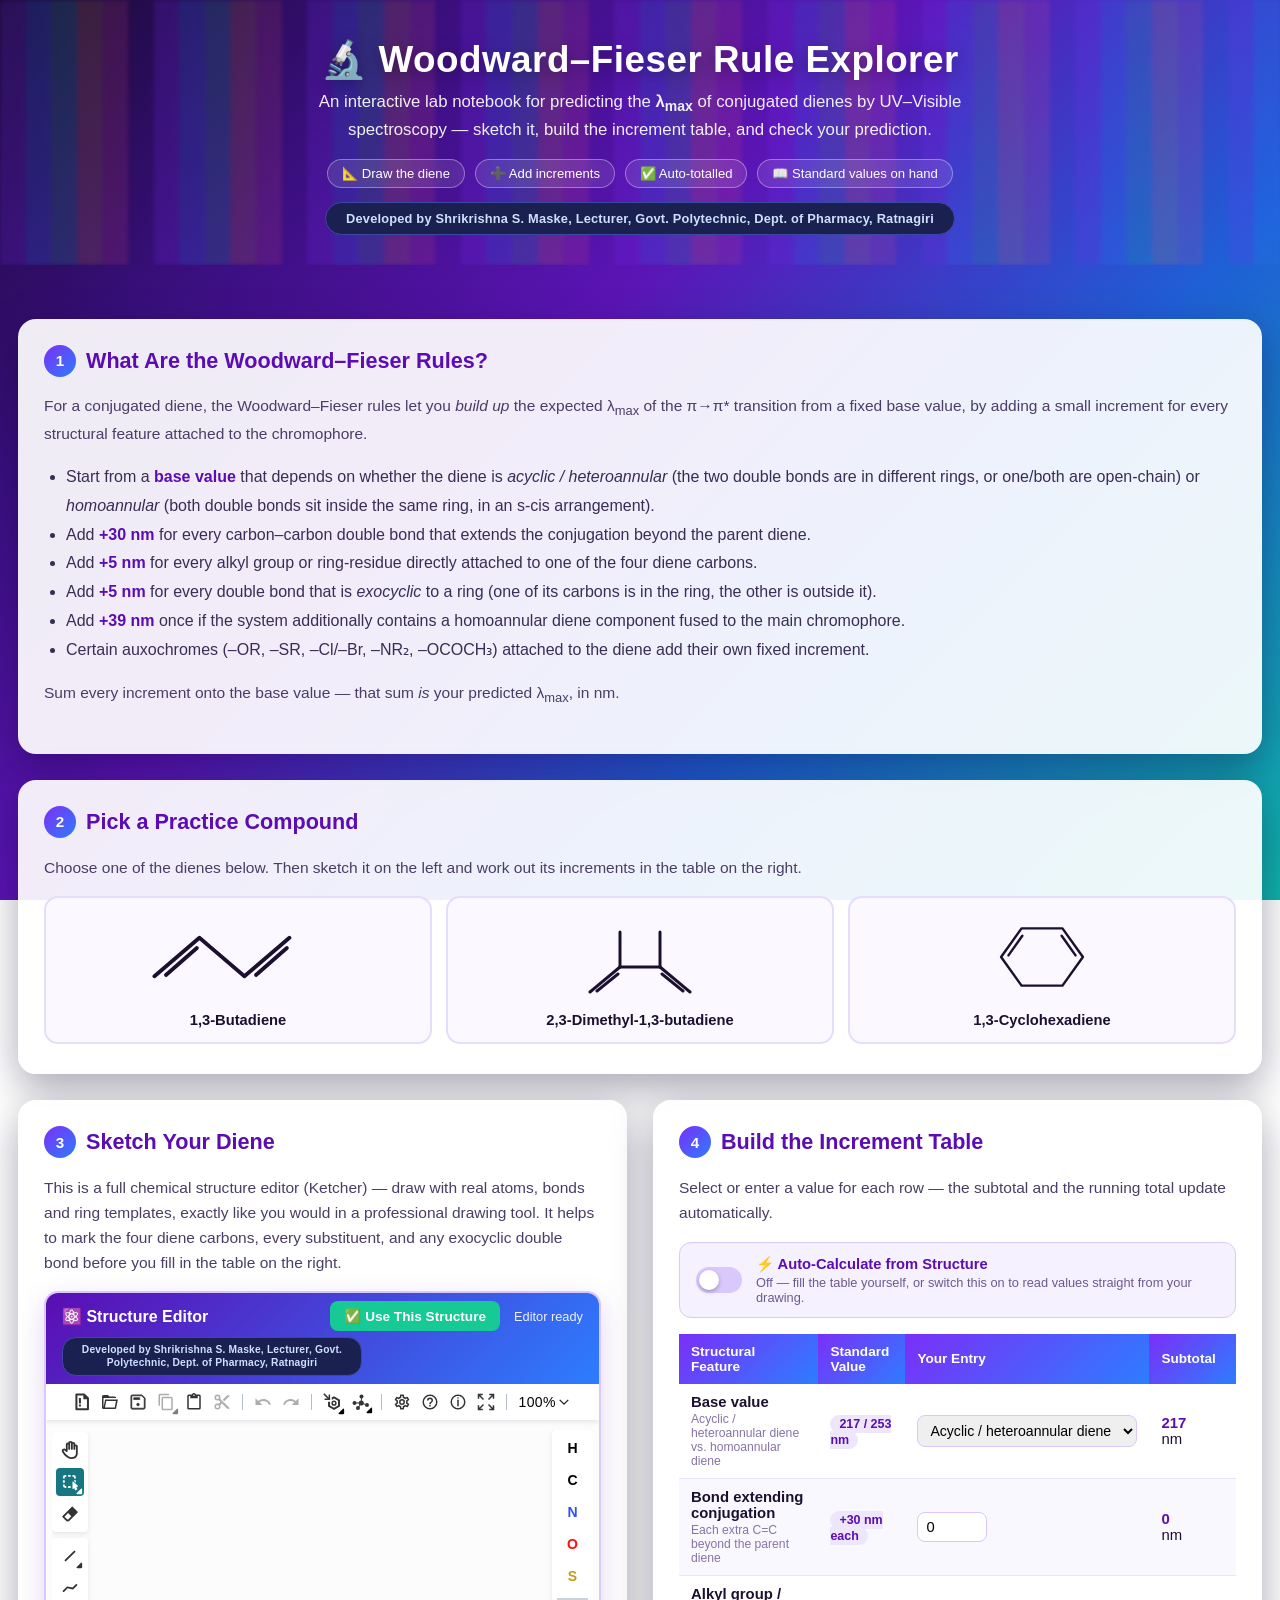
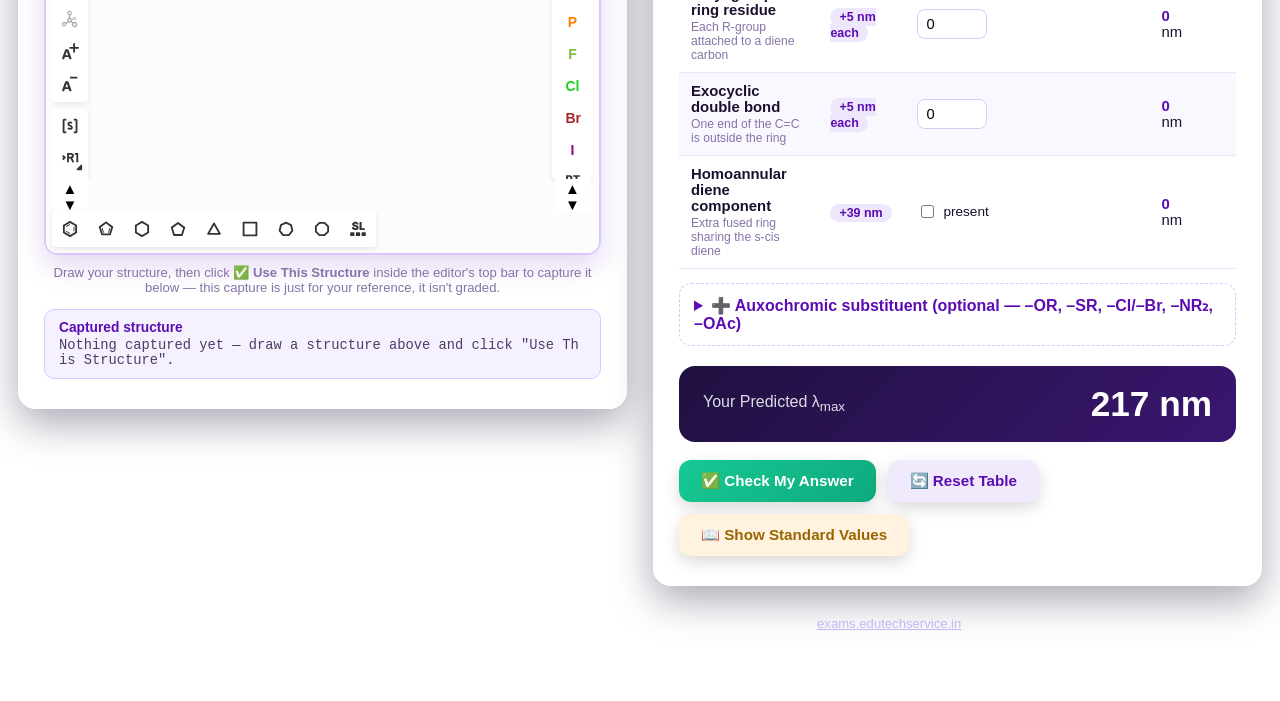
<file: woodward-fieser-calculator.html>
<!DOCTYPE html>
<html lang="en">
<head>
<meta charset="UTF-8">
<meta name="viewport" content="width=device-width, initial-scale=1.0">
<title>Woodward–Fieser Rule Explorer | Conjugated Dienes</title>
<style>
  :root{
    --uv: #5b0db3;
    --violet: #7b2ff7;
    --blue: #2d7dff;
    --green: #17c994;
    --amber: #ffb020;
    --red: #ff5a6e;
    --ink: #1c1030;
    --card-bg: rgba(255,255,255,0.92);
    --glass: rgba(255,255,255,0.10);
  }
  *{box-sizing:border-box;}
  html,body{margin:0;padding:0;}
  body{
    font-family:'Segoe UI', 'Poppins', Arial, sans-serif;
    color:var(--ink);
    background: linear-gradient(135deg, #190a35 0%, #3b0f80 22%, #5b14b5 42%, #1f5fd6 68%, #0fb3a8 100%);
    background-attachment: fixed;
    min-height:100vh;
    padding-bottom:60px;
  }
  .wrap{max-width:1360px;margin:0 auto;padding:28px 18px 10px;}

  .split-grid{
    display:grid; grid-template-columns: minmax(0,1fr) minmax(0,1fr);
    gap:26px; align-items:start;
  }
  .split-grid .card{margin:0;}
  .split-col-right .card + .card{margin-top:26px;}
  @media (max-width:980px){
    .split-grid{grid-template-columns:1fr;}
    .split-col-right .card + .card{margin-top:26px;}
  }

  .dev-credit-bar{
    text-align:center;
    margin-top:14px;
  }
  .dev-credit-pill{
    display:inline-block;
    background:#1a2150;
    border:1.5px solid #3b4aa0;
    color:#cfe0ff;
    border-radius:999px;
    padding:8px 20px;
    font-size:.8rem;
    font-weight:600;
    letter-spacing:.2px;
  }

  header.hero{
    text-align:center;
    color:#fff;
    padding:38px 20px 30px;
    position:relative;
    overflow:hidden;
  }
  header.hero::before{
    content:"";
    position:absolute; inset:0;
    background: repeating-linear-gradient(90deg,
      rgba(123,47,247,.35) 0 2%, rgba(45,125,255,.35) 2% 4%,
      rgba(23,201,148,.3) 4% 6%, rgba(255,176,32,.25) 6% 8%,
      rgba(255,90,110,.25) 8% 10%, transparent 10% 12%);
    opacity:.5; filter:blur(2px); z-index:0;
  }
  header.hero > *{position:relative; z-index:1;}
  header.hero h1{
    font-size:2.3rem; margin:0 0 8px; font-weight:800;
    letter-spacing:.5px;
    text-shadow:0 4px 18px rgba(0,0,0,.35);
  }
  header.hero p.sub{
    font-size:1.05rem; opacity:.92; max-width:720px; margin:0 auto;
    line-height:1.5;
  }
  .badge-row{display:flex; justify-content:center; gap:10px; margin-top:16px; flex-wrap:wrap;}
  .badge{
    background:var(--glass); border:1px solid rgba(255,255,255,.35);
    padding:6px 14px; border-radius:999px; font-size:.82rem; backdrop-filter:blur(6px);
  }

  .card{
    background:var(--card-bg);
    border-radius:18px;
    box-shadow:0 14px 40px rgba(10,0,40,.35);
    padding:26px 26px 30px;
    margin:26px 0;
    animation: floatIn .6s ease both;
  }
  @keyframes floatIn{ from{opacity:0; transform:translateY(18px);} to{opacity:1; transform:translateY(0);} }

  .card h2{
    margin-top:0; font-size:1.35rem; color:var(--uv);
    display:flex; align-items:center; gap:10px;
  }
  .card h2 .num{
    background:linear-gradient(135deg,var(--violet),var(--blue));
    color:#fff; width:32px; height:32px; border-radius:50%;
    display:flex; align-items:center; justify-content:center;
    font-size:.95rem; flex:none;
  }
  .card p.lead{color:#4a3d66; line-height:1.6; font-size:.97rem;}

  ul.rule-list{line-height:1.8; color:#3a2d55; padding-left:22px;}
  ul.rule-list li strong{color:var(--uv);}

  /* ---- Structure editor embed ---- */
  .editor-frame-wrap{
    border:2px solid #d9c8fb; border-radius:14px; overflow:hidden;
    box-shadow:0 10px 28px rgba(91,20,181,.18);
  }
  #ketcherFrame{width:100%; height:560px; border:0; display:block; background:#fff;}
  .draw-hint{text-align:center; color:#8673a8; font-size:.82rem; margin-top:10px;}
  .capture-row{
    display:flex; flex-wrap:wrap; align-items:center; gap:12px; margin-top:14px;
  }
  .readout{
    flex:1; min-width:240px; background:#f6f1ff; border:1.5px solid #d9c8fb;
    border-radius:10px; padding:10px 14px; font-size:.86rem; color:#4a3d66;
    font-family:'Consolas', monospace; word-break:break-all;
  }
  .readout .lbl{font-family:'Segoe UI',sans-serif; font-weight:700; color:var(--uv); display:block; margin-bottom:3px;}

  /* ---- Compound selector ---- */
  .compound-grid{display:grid; grid-template-columns:repeat(auto-fit,minmax(220px,1fr)); gap:14px; margin-top:6px;}
  .compound-card{
    border:2px solid #e6dcfb; border-radius:14px; padding:14px; text-align:center;
    cursor:pointer; transition:.18s; background:#fbf9ff;
  }
  .compound-card:hover{transform:translateY(-4px); box-shadow:0 10px 24px rgba(91,20,181,.18);}
  .compound-card.selected{
    border-color:var(--uv); background:linear-gradient(160deg,#f3eafe,#eaf2ff);
    box-shadow:0 10px 24px rgba(91,20,181,.25);
  }
  .compound-card svg{width:100%; height:90px;}
  .compound-card .cname{font-weight:700; margin-top:6px; color:var(--ink); font-size:.92rem;}

  /* ---- Calculation table ---- */
  table.calc{width:100%; border-collapse:collapse; margin-top:16px; font-size:.93rem;}
  table.calc th{
    background:linear-gradient(135deg,var(--violet),var(--blue));
    color:#fff; text-align:left; padding:10px 12px; font-size:.85rem;
  }
  table.calc td{padding:10px 12px; border-bottom:1px solid #ece4fb; vertical-align:middle;}
  table.calc tr:nth-child(even) td{background:#faf8ff;}
  table.calc input[type=number]{
    width:70px; padding:6px 8px; border:1.5px solid #d9c8fb; border-radius:8px; font-size:.92rem;
  }
  table.calc select{
    padding:6px 8px; border:1.5px solid #d9c8fb; border-radius:8px; font-size:.88rem; max-width:220px;
  }
  table.calc .subtotal{font-weight:700; color:var(--uv); min-width:60px; display:inline-block;}
  .param-name{font-weight:600;}
  .param-note{display:block; font-size:.76rem; color:#8673a8; font-weight:400; margin-top:2px;}
  .unit-chip{
    background:#eee6fb; color:var(--uv); border-radius:999px; padding:2px 9px; font-size:.78rem; font-weight:700;
  }

  /* ---- Auto-calculate toggle ---- */
  .autocalc-bar{
    display:flex; align-items:center; gap:14px; margin-top:16px;
    background:#f6f1ff; border:1.5px solid #d9c8fb; border-radius:12px; padding:12px 16px;
    transition:.2s;
  }
  .autocalc-bar.live{background:#eafbf4; border-color:#9fe8c9;}
  .switch{position:relative; display:inline-block; width:46px; height:26px; flex:none;}
  .switch input{opacity:0; width:0; height:0;}
  .switch .slider{
    position:absolute; cursor:pointer; inset:0; background:#d9c8fb; border-radius:999px; transition:.2s;
  }
  .switch .slider::before{
    content:""; position:absolute; width:20px; height:20px; left:3px; top:3px;
    background:#fff; border-radius:50%; transition:.2s; box-shadow:0 2px 4px rgba(0,0,0,.25);
  }
  .switch input:checked + .slider{background:var(--green);}
  .switch input:checked + .slider::before{transform:translateX(20px);}
  .autocalc-text{display:flex; flex-direction:column; gap:2px;}
  .autocalc-title{font-weight:700; color:var(--uv); font-size:.92rem;}
  .autocalc-sub{font-size:.8rem; color:#6a5a8f;}
  .autocalc-bar.live .autocalc-sub{color:#117a55;}
  table.calc input:disabled, table.calc select:disabled{
    background:#f1eefb; color:#8673a8; cursor:not-allowed;
  }

  details.advanced{margin-top:14px; border:1.5px dashed #d9c8fb; border-radius:12px; padding:4px 14px;}
  details.advanced summary{cursor:pointer; font-weight:700; color:var(--uv); padding:8px 0;}

  .total-box{
    margin-top:20px; display:flex; align-items:center; justify-content:space-between;
    background:linear-gradient(135deg,#1f1140,#3a1670);
    color:#fff; padding:18px 24px; border-radius:16px; flex-wrap:wrap; gap:12px;
  }
  .total-box .label{font-size:1rem; opacity:.85;}
  .total-box .value{font-size:2.2rem; font-weight:800; transition:transform .25s;}
  .total-box .value.pulse{animation:pulse .35s ease;}
  @keyframes pulse{0%{transform:scale(1);}50%{transform:scale(1.12); color:var(--amber);}100%{transform:scale(1);}}

  .action-row{display:flex; gap:12px; margin-top:18px; flex-wrap:wrap;}
  .btn{
    border:none; padding:12px 22px; border-radius:12px; font-weight:700; font-size:.95rem;
    cursor:pointer; transition:.18s; box-shadow:0 6px 16px rgba(0,0,0,.15);
  }
  .btn-check{background:linear-gradient(135deg,var(--green),#0ea97e); color:#fff;}
  .btn-check:hover{transform:translateY(-2px); box-shadow:0 10px 22px rgba(23,201,148,.4);}
  .btn-reset{background:#f1eafc; color:var(--uv);}
  .btn-reset:hover{background:#e3d4fb;}
  .btn-ref{background:#fff3df; color:#9a6400;}
  .btn-ref:hover{background:#ffe6b8;}

  .feedback{
    margin-top:18px; padding:16px 20px; border-radius:14px; font-size:1.02rem; font-weight:600;
    display:none; align-items:center; gap:12px;
  }
  .feedback.show{display:flex; animation:floatIn .4s ease both;}
  .feedback.good{background:#e4fbf1; color:#117a55; border:1.5px solid #9fe8c9;}
  .feedback.bad{background:#fff0ee; color:#b32d3f; border:1.5px solid #ffc2bd;}
  .feedback .emoji{font-size:1.6rem;}

  /* reference table */
  #refTable{margin-top:16px; display:none;}
  #refTable.show{display:block; animation:floatIn .45s ease both;}
  table.ref{width:100%; border-collapse:collapse; font-size:.9rem;}
  table.ref th{background:#2d1152; color:#fff; padding:9px 12px; text-align:left;}
  table.ref td{padding:9px 12px; border-bottom:1px solid #eee2fb;}
  table.ref tr:nth-child(even) td{background:#faf7ff;}
  table.ref td.val{font-weight:700; color:var(--uv);}

  .confetti{
    position:fixed; top:-20px; width:10px; height:16px; z-index:999; pointer-events:none;
    animation: fall linear forwards;
  }
  @keyframes fall{
    to{ transform: translateY(100vh) rotate(540deg); opacity:.3; }
  }

  footer{
    text-align:center; color:rgba(255,255,255,.75); font-size:.82rem; margin-top:30px; padding:0 20px;
  }
  footer a{color:#cdbbff;}

  @media (max-width:640px){
    header.hero h1{font-size:1.5rem;}
    .total-box .value{font-size:1.7rem;}
    table.calc{font-size:.84rem;}
  }
</style>
</head>
<body>

<header class="hero">
  <h1>🔬 Woodward–Fieser Rule Explorer</h1>
  <p class="sub">An interactive lab notebook for predicting the <strong>λ<sub>max</sub></strong> of conjugated dienes by UV–Visible spectroscopy — sketch it, build the increment table, and check your prediction.</p>
  <div class="badge-row">
    <span class="badge">📐 Draw the diene</span>
    <span class="badge">➕ Add increments</span>
    <span class="badge">✅ Auto-totalled</span>
    <span class="badge">📖 Standard values on hand</span>
  </div>
  <div class="dev-credit-bar">
    <span class="dev-credit-pill">Developed by Shrikrishna S. Maske, Lecturer, Govt. Polytechnic, Dept. of Pharmacy, Ratnagiri</span>
  </div>
</header>

<div class="wrap">

  <!-- ============ RULES SUMMARY ============ -->
  <div class="card">
    <h2><span class="num">1</span> What Are the Woodward–Fieser Rules?</h2>
    <p class="lead">For a conjugated diene, the Woodward–Fieser rules let you <em>build up</em> the expected λ<sub>max</sub> of the π→π* transition from a fixed base value, by adding a small increment for every structural feature attached to the chromophore.</p>
    <ul class="rule-list">
      <li>Start from a <strong>base value</strong> that depends on whether the diene is <em>acyclic / heteroannular</em> (the two double bonds are in different rings, or one/both are open-chain) or <em>homoannular</em> (both double bonds sit inside the same ring, in an s-cis arrangement).</li>
      <li>Add <strong>+30 nm</strong> for every carbon–carbon double bond that extends the conjugation beyond the parent diene.</li>
      <li>Add <strong>+5 nm</strong> for every alkyl group or ring-residue directly attached to one of the four diene carbons.</li>
      <li>Add <strong>+5 nm</strong> for every double bond that is <em>exocyclic</em> to a ring (one of its carbons is in the ring, the other is outside it).</li>
      <li>Add <strong>+39 nm</strong> once if the system additionally contains a homoannular diene component fused to the main chromophore.</li>
      <li>Certain auxochromes (–OR, –SR, –Cl/–Br, –NR₂, –OCOCH₃) attached to the diene add their own fixed increment.</li>
    </ul>
    <p class="lead">Sum every increment onto the base value — that sum <em>is</em> your predicted λ<sub>max</sub>, in nm.</p>
  </div>

  <!-- ============ PRACTICE COMPOUND (full width) ============ -->
  <div class="card">
    <h2><span class="num">2</span> Pick a Practice Compound</h2>
    <p class="lead">Choose one of the dienes below. Then sketch it on the left and work out its increments in the table on the right.</p>
    <div class="compound-grid" id="compoundGrid">

      <div class="compound-card" data-key="butadiene">
        <svg viewBox="0 0 160 70">
          <polyline points="15,50 50,20 85,50 120,20" fill="none" stroke="#1c1030" stroke-width="3" stroke-linejoin="round" stroke-linecap="round"/>
          <line x1="24" y1="49" x2="48" y2="28" stroke="#1c1030" stroke-width="3" stroke-linecap="round"/>
          <line x1="94" y1="49" x2="118" y2="28" stroke="#1c1030" stroke-width="3" stroke-linecap="round"/>
        </svg>
        <div class="cname">1,3-Butadiene</div>
      </div>

      <div class="compound-card" data-key="dimethylbutadiene">
        <svg viewBox="0 0 160 90">
          <line x1="60" y1="55" x2="100" y2="55" stroke="#1c1030" stroke-width="3" stroke-linecap="round"/>
          <line x1="60" y1="55" x2="60" y2="20" stroke="#1c1030" stroke-width="3" stroke-linecap="round"/>
          <line x1="100" y1="55" x2="100" y2="20" stroke="#1c1030" stroke-width="3" stroke-linecap="round"/>
          <line x1="60" y1="55" x2="30" y2="80" stroke="#1c1030" stroke-width="3" stroke-linecap="round"/>
          <line x1="58" y1="62" x2="37" y2="79" stroke="#1c1030" stroke-width="3" stroke-linecap="round"/>
          <line x1="100" y1="55" x2="130" y2="80" stroke="#1c1030" stroke-width="3" stroke-linecap="round"/>
          <line x1="102" y1="62" x2="123" y2="79" stroke="#1c1030" stroke-width="3" stroke-linecap="round"/>
        </svg>
        <div class="cname">2,3-Dimethyl-1,3-butadiene</div>
      </div>

      <div class="compound-card" data-key="cyclohexadiene">
        <svg viewBox="0 0 150 110">
          <polygon points="50,20 100,20 125,55 100,90 50,90 25,55" fill="none" stroke="#1c1030" stroke-width="3" stroke-linejoin="round"/>
          <line x1="34" y1="53" x2="51" y2="29" stroke="#1c1030" stroke-width="3" stroke-linecap="round"/>
          <line x1="99" y1="29" x2="116" y2="53" stroke="#1c1030" stroke-width="3" stroke-linecap="round"/>
        </svg>
        <div class="cname">1,3-Cyclohexadiene</div>
      </div>

    </div>
  </div>

  <!-- ============ STRUCTURE EDITOR (left) + INCREMENT TABLE (right) ============ -->
  <div class="split-grid">

    <div class="split-col-left">
      <div class="card">
        <h2><span class="num">3</span> Sketch Your Diene</h2>
        <p class="lead">This is a full chemical structure editor (Ketcher) — draw with real atoms, bonds and ring templates, exactly like you would in a professional drawing tool. It helps to mark the four diene carbons, every substituent, and any exocyclic double bond before you fill in the table on the right.</p>
        <div class="editor-frame-wrap">
          <iframe id="ketcherFrame" src="structure-editor/index.html" title="Chemical structure editor"></iframe>
        </div>
        <p class="draw-hint">Draw your structure, then click <strong>✅ Use This Structure</strong> inside the editor's top bar to capture it below — this capture is just for your reference, it isn't graded.</p>
        <div class="capture-row">
          <div class="readout" id="captureReadout">
            <span class="lbl">Captured structure</span>
            Nothing captured yet — draw a structure above and click "Use This Structure".
          </div>
        </div>
      </div>
    </div>

    <div class="split-col-right">

      <!-- ============ CALCULATION TABLE ============ -->
      <div class="card">
        <h2><span class="num">4</span> Build the Increment Table</h2>
        <p class="lead">Select or enter a value for each row — the subtotal and the running total update automatically.</p>

        <div class="autocalc-bar">
          <label class="switch">
            <input type="checkbox" id="autoCalcToggle">
            <span class="slider"></span>
          </label>
          <div class="autocalc-text">
            <span class="autocalc-title">⚡ Auto-Calculate from Structure</span>
            <span class="autocalc-sub" id="autoCalcStatus">Off — fill the table yourself, or switch this on to read values straight from your drawing.</span>
          </div>
        </div>

        <table class="calc">
          <thead>
            <tr><th>Structural Feature</th><th>Standard Value</th><th>Your Entry</th><th>Subtotal</th></tr>
          </thead>
          <tbody>
            <tr>
              <td class="param-name">Base value
                <span class="param-note">Acyclic / heteroannular diene vs. homoannular diene</span>
              </td>
              <td><span class="unit-chip">217 / 253 nm</span></td>
              <td>
                <select id="baseSelect">
                  <option value="217">Acyclic / heteroannular diene — 217 nm</option>
                  <option value="253">Homoannular diene — 253 nm</option>
                </select>
              </td>
              <td><span class="subtotal" id="sub-base">0</span> nm</td>
            </tr>
            <tr>
              <td class="param-name">Bond extending conjugation
                <span class="param-note">Each extra C=C beyond the parent diene</span>
              </td>
              <td><span class="unit-chip">+30 nm each</span></td>
              <td><input type="number" id="countConj" min="0" value="0"></td>
              <td><span class="subtotal" id="sub-conj">0</span> nm</td>
            </tr>
            <tr>
              <td class="param-name">Alkyl group / ring residue
                <span class="param-note">Each R-group attached to a diene carbon</span>
              </td>
              <td><span class="unit-chip">+5 nm each</span></td>
              <td><input type="number" id="countAlkyl" min="0" value="0"></td>
              <td><span class="subtotal" id="sub-alkyl">0</span> nm</td>
            </tr>
            <tr>
              <td class="param-name">Exocyclic double bond
                <span class="param-note">One end of the C=C is outside the ring</span>
              </td>
              <td><span class="unit-chip">+5 nm each</span></td>
              <td><input type="number" id="countExo" min="0" value="0"></td>
              <td><span class="subtotal" id="sub-exo">0</span> nm</td>
            </tr>
            <tr>
              <td class="param-name">Homoannular diene component
                <span class="param-note">Extra fused ring sharing the s-cis diene</span>
              </td>
              <td><span class="unit-chip">+39 nm</span></td>
              <td style="text-align:left;">
                <label style="font-size:.85rem; display:inline-flex; align-items:center; gap:6px;">
                  <input type="checkbox" id="homoCheck"> present
                </label>
              </td>
              <td><span class="subtotal" id="sub-homo">0</span> nm</td>
            </tr>
          </tbody>
        </table>

        <details class="advanced">
          <summary>➕ Auxochromic substituent (optional — –OR, –SR, –Cl/–Br, –NR₂, –OAc)</summary>
          <table class="calc" style="margin-top:6px;">
            <tbody>
              <tr>
                <td class="param-name" style="width:40%;">Substituent type</td>
                <td style="width:30%;">
                  <select id="auxType">
                    <option value="0">None</option>
                    <option value="6">–OR (alkoxy) · +6 nm</option>
                    <option value="30">–SR (thioether) · +30 nm</option>
                    <option value="5">–Cl / –Br (halogen) · +5 nm</option>
                    <option value="60">–NR₂ (amino) · +60 nm</option>
                    <option value="0">–OCOCH₃ (acetoxy) · +0 nm</option>
                  </select>
                </td>
                <td style="width:15%;">Count<br><input type="number" id="countAux" min="0" value="0"></td>
                <td><span class="subtotal" id="sub-aux">0</span> nm</td>
              </tr>
            </tbody>
          </table>
        </details>

        <div class="total-box">
          <span class="label">Your Predicted λ<sub>max</sub></span>
          <span class="value" id="grandTotal">0 nm</span>
        </div>

        <div class="action-row">
          <button class="btn btn-check" id="checkBtn">✅ Check My Answer</button>
          <button class="btn btn-reset" id="resetBtn">🔄 Reset Table</button>
          <button class="btn btn-ref" id="refBtn">📖 Show Standard Values</button>
        </div>

        <div class="feedback" id="feedbackBox">
          <span class="emoji" id="feedbackEmoji">🎉</span>
          <span id="feedbackText"></span>
        </div>

        <div id="refTable">
          <h2 style="font-size:1.1rem; color:var(--uv); margin-top:22px;">📖 Standard Woodward–Fieser Values (Dienes)</h2>
          <table class="ref">
            <thead><tr><th>Structural Feature</th><th>Increment</th></tr></thead>
            <tbody>
              <tr><td>Base — acyclic or heteroannular diene</td><td class="val">217 nm</td></tr>
              <tr><td>Base — homoannular diene</td><td class="val">253 nm</td></tr>
              <tr><td>Each bond extending conjugation</td><td class="val">+30 nm</td></tr>
              <tr><td>Each alkyl substituent / ring residue</td><td class="val">+5 nm</td></tr>
              <tr><td>Each exocyclic double bond</td><td class="val">+5 nm</td></tr>
              <tr><td>Homoannular diene component (if present)</td><td class="val">+39 nm</td></tr>
              <tr><td>Auxochrome –OCOCH₃ (acetoxy)</td><td class="val">+0 nm</td></tr>
              <tr><td>Auxochrome –OR (alkoxy)</td><td class="val">+6 nm</td></tr>
              <tr><td>Auxochrome –SR (thioether)</td><td class="val">+30 nm</td></tr>
              <tr><td>Auxochrome –Cl / –Br</td><td class="val">+5 nm</td></tr>
              <tr><td>Auxochrome –NR₂ (amino)</td><td class="val">+60 nm</td></tr>
            </tbody>
          </table>
        </div>
      </div>

    </div>
  </div>

  <footer>
    Built for pharmaceutical analysis &amp; instrumental methods revision · EduTech Service ·
    <a href="https://exams.edutechservice.in/" target="_blank">exams.edutechservice.in</a>
  </footer>
</div>

<script>
/* ---------------- Structure editor capture ---------------- */
function summarizeMolfile(molfile){
  try{
    const lines = molfile.split('\n');
    const counts = lines[3] || '';
    const atomCount = parseInt(counts.substring(0,3).trim(), 10);
    const bondCount = parseInt(counts.substring(3,6).trim(), 10);
    if (Number.isFinite(atomCount) && Number.isFinite(bondCount)){
      return `Captured ✓ — ${atomCount} atom${atomCount===1?'':'s'}, ${bondCount} bond${bondCount===1?'':'s'} drawn.`;
    }
  }catch(e){ /* fall through */ }
  return 'Structure captured ✓';
}

/* ---------------- Auto-analysis of the drawn structure ---------------- */
function parseMolfileV2000(molfile){
  const lines = molfile.split('\n');
  const counts = lines[3] || '';
  const atomCount = parseInt(counts.substring(0,3).trim(),10);
  const bondCount = parseInt(counts.substring(3,6).trim(),10);
  const atoms = [null];
  for (let i=0;i<atomCount;i++){
    const parts = (lines[4+i] || '').trim().split(/\s+/);
    atoms.push({ idx:i+1, x:parseFloat(parts[0]), y:parseFloat(parts[1]), symbol: parts[3] });
  }
  const bonds = [];
  for (let i=0;i<bondCount;i++){
    const parts = (lines[4+atomCount+i] || '').trim().split(/\s+/);
    bonds.push({ a1:parseInt(parts[0],10), a2:parseInt(parts[1],10), order:parseInt(parts[2],10) });
  }
  return { atoms, bonds };
}

function buildAdjacency(atoms, bonds){
  const adj = new Map();
  atoms.forEach(a=>{ if(a) adj.set(a.idx, []); });
  bonds.forEach(b=>{
    if (!adj.has(b.a1) || !adj.has(b.a2)) return;
    adj.get(b.a1).push({ to:b.a2, order:b.order, bond:b });
    adj.get(b.a2).push({ to:b.a1, order:b.order, bond:b });
  });
  return adj;
}

function bondIsRing(adj, bond){
  // true if a1 and b2 are still connected without using this bond (i.e. it's part of a cycle)
  const visited = new Set([bond.a1]);
  const queue = [bond.a1];
  while(queue.length){
    const cur = queue.shift();
    if (cur === bond.a2) return true;
    for (const e of (adj.get(cur) || [])){
      if (e.bond === bond) continue;
      if (!visited.has(e.to)){ visited.add(e.to); queue.push(e.to); }
    }
  }
  return false;
}

function makeUnionFind(maxIdx){
  const parent = Array.from({length:maxIdx+1}, (_,i)=>i);
  function find(x){ while(parent[x]!==x){ parent[x]=parent[parent[x]]; x=parent[x]; } return x; }
  function union(a,b){ const ra=find(a), rb=find(b); if (ra!==rb) parent[ra]=rb; }
  return { find, union };
}

function analyzeStructure(molfile){
  let atoms, bonds;
  try{
    ({ atoms, bonds } = parseMolfileV2000(molfile));
  }catch(e){ return { ok:false, reason:'parse-error' }; }

  const realAtoms = atoms.filter(Boolean);
  if (!realAtoms.length || !bonds.length) return { ok:false, reason:'empty' };

  const adj = buildAdjacency(atoms, bonds);
  bonds.forEach(b=>{ b.isRing = bondIsRing(adj, b); });

  const uf = makeUnionFind(realAtoms.length + 1);
  bonds.forEach(b=>{ if (b.isRing) uf.union(b.a1, b.a2); });

  const atomMap = new Map(realAtoms.map(a=>[a.idx, a]));

  const ccDoubles = bonds.filter(b => b.order===2 &&
    atomMap.get(b.a1) && atomMap.get(b.a2) &&
    atomMap.get(b.a1).symbol==='C' && atomMap.get(b.a2).symbol==='C');

  if (ccDoubles.length < 2) return { ok:false, reason:'need-two-double-bonds' };

  function areConjugated(db1, db2){
    const pairs = [[db1.a1,db2.a1],[db1.a1,db2.a2],[db1.a2,db2.a1],[db1.a2,db2.a2]];
    for (const [x,y] of pairs){
      if (x===y) continue;
      const edge = (adj.get(x) || []).find(e=>e.to===y);
      if (edge && edge.order===1) return true;
    }
    return false;
  }

  const n = ccDoubles.length;
  const dbAdj = Array.from({length:n}, ()=>[]);
  for (let i=0;i<n;i++){
    for (let j=i+1;j<n;j++){
      if (areConjugated(ccDoubles[i], ccDoubles[j])){ dbAdj[i].push(j); dbAdj[j].push(i); }
    }
  }
  const visited = new Array(n).fill(false);
  let best = [];
  for (let i=0;i<n;i++){
    if (visited[i]) continue;
    const comp=[i]; visited[i]=true;
    const q=[i];
    while(q.length){
      const cur=q.shift();
      for (const nb of dbAdj[cur]){
        if(!visited[nb]){ visited[nb]=true; comp.push(nb); q.push(nb); }
      }
    }
    if (comp.length > best.length) best = comp;
  }
  if (best.length < 2) return { ok:false, reason:'no-conjugated-diene' };

  const chromophoreDoubles = best.map(i=>ccDoubles[i]);
  const chromophoreAtoms = new Set();
  chromophoreDoubles.forEach(b=>{ chromophoreAtoms.add(b.a1); chromophoreAtoms.add(b.a2); });

  const ringDoubles = chromophoreDoubles.filter(b=>b.isRing);
  let homoannular = false;
  for (let i=0;i<ringDoubles.length && !homoannular;i++){
    for (let j=i+1;j<ringDoubles.length;j++){
      if (uf.find(ringDoubles[i].a1) === uf.find(ringDoubles[j].a1)){ homoannular = true; break; }
    }
  }
  const base = homoannular ? 253 : 217;
  const extConj = chromophoreDoubles.length - 2;

  function isRingAtom(idx){ return bonds.some(b => b.isRing && (b.a1===idx || b.a2===idx)); }
  function hasCarbonylNeighbor(oIdxExclude, cIdx){
    for (const e of (adj.get(cIdx) || [])){
      if (e.order===2){
        const nb = atomMap.get(e.to);
        if (nb && nb.symbol==='O' && e.to!==oIdxExclude) return true;
      }
    }
    return false;
  }

  let alkylCount = 0;
  const auxCounts = {};
  chromophoreAtoms.forEach(aIdx=>{
    for (const e of (adj.get(aIdx) || [])){
      if (chromophoreAtoms.has(e.to)) continue;
      if (e.order!==1) continue;
      const nb = atomMap.get(e.to);
      if (!nb) continue;
      if (nb.symbol==='C'){
        alkylCount++;
      } else if (nb.symbol==='N'){
        auxCounts[60]=(auxCounts[60]||0)+1;
      } else if (nb.symbol==='S'){
        auxCounts[30]=(auxCounts[30]||0)+1;
      } else if (nb.symbol==='Cl' || nb.symbol==='Br'){
        auxCounts[5]=(auxCounts[5]||0)+1;
      } else if (nb.symbol==='O'){
        const otherNeighbors = (adj.get(e.to) || []).filter(x=>x.to!==aIdx);
        let isEster = false;
        for (const on of otherNeighbors){
          const onAtom = atomMap.get(on.to);
          if (onAtom && onAtom.symbol==='C' && hasCarbonylNeighbor(e.to, on.to)){ isEster = true; break; }
        }
        const key = isEster ? 0 : 6;
        auxCounts[key]=(auxCounts[key]||0)+1;
      }
    }
  });

  let exoCount = 0;
  chromophoreDoubles.forEach(b=>{
    const r1 = isRingAtom(b.a1), r2 = isRingAtom(b.a2);
    if (r1 !== r2) exoCount++;
  });

  let auxType = 0, auxCount = 0;
  Object.keys(auxCounts).forEach(k=>{
    if (auxCounts[k] > auxCount){ auxCount = auxCounts[k]; auxType = parseInt(k,10); }
  });

  return { ok:true, base, extConj, alkylCount, exoCount, auxType, auxCount };
}

function applyAutoAnalysis(molfile){
  const statusEl = document.getElementById('autoCalcStatus');
  const result = analyzeStructure(molfile);
  if (!result.ok){
    const messages = {
      'empty': "Nothing drawn yet — sketch a diene in the editor above.",
      'need-two-double-bonds': "Draw at least two C=C double bonds to form a diene.",
      'no-conjugated-diene': "These double bonds aren't conjugated — connect them with a single bond.",
      'parse-error': "Couldn't read that structure — try redrawing it."
    };
    statusEl.textContent = '⚡ Live — ' + (messages[result.reason] || 'Waiting for a valid conjugated diene.');
    return;
  }
  baseSelect.value = String(result.base);
  countConj.value = result.extConj;
  countAlkyl.value = result.alkylCount;
  countExo.value = result.exoCount;
  auxType.value = String(result.auxType);
  countAux.value = result.auxCount;
  compute();
  statusEl.textContent = '⚡ Live — values updated instantly from your structure.';
}

let autoCalcOn = false;
let lastMolfile = null;

const autoCalcToggle = document.getElementById('autoCalcToggle');
const autoCalcBar = document.querySelector('.autocalc-bar');
const autoCalcStatus = document.getElementById('autoCalcStatus');
const autoInputs = [];

autoCalcToggle.addEventListener('change', ()=>{
  autoCalcOn = autoCalcToggle.checked;
  autoCalcBar.classList.toggle('live', autoCalcOn);
  autoInputs.forEach(el => { el.disabled = autoCalcOn; });
  if (autoCalcOn){
    autoCalcStatus.textContent = lastMolfile
      ? '⚡ Live — reading your last drawn structure…'
      : '⚡ Live — draw (or redraw) a diene in the editor to fill this table instantly.';
    if (lastMolfile) applyAutoAnalysis(lastMolfile);
  } else {
    autoCalcStatus.textContent = 'Off — fill the table yourself, or switch this on to read values straight from your drawing.';
  }
});

window.addEventListener('message', (event) => {
  const data = event.data;
  if (!data || data.type !== 'ketcher-structure') return;
  if (data.molfile) lastMolfile = data.molfile;

  if (!data.auto){
    const box = document.getElementById('captureReadout');
    const summary = data.molfile ? summarizeMolfile(data.molfile) : 'Structure captured ✓';
    box.innerHTML = '<span class="lbl">Captured structure</span>' + summary;
  }

  if (autoCalcOn && data.molfile) applyAutoAnalysis(data.molfile);
});

/* ---------------- Compound data & selection ---------------- */
const compounds = {
  butadiene: {
    name: "1,3-Butadiene",
    base: 217, conj: 0, alkyl: 0, exo: 0, homo: 0, auxType: 0, auxCount: 0,
    total: 217
  },
  dimethylbutadiene: {
    name: "2,3-Dimethyl-1,3-butadiene",
    base: 217, conj: 0, alkyl: 2, exo: 0, homo: 0, auxType: 0, auxCount: 0,
    total: 227
  },
  cyclohexadiene: {
    name: "1,3-Cyclohexadiene",
    base: 253, conj: 0, alkyl: 2, exo: 0, homo: 0, auxType: 0, auxCount: 0,
    total: 263
  }
};
let selectedCompound = null;

document.querySelectorAll('.compound-card').forEach(card=>{
  card.addEventListener('click', ()=>{
    document.querySelectorAll('.compound-card').forEach(c=>c.classList.remove('selected'));
    card.classList.add('selected');
    selectedCompound = card.getAttribute('data-key');
    resetTable(false);
    document.getElementById('feedbackBox').classList.remove('show','good','bad');
  });
});

/* ---------------- Calculation table logic ---------------- */
const baseSelect = document.getElementById('baseSelect');
const countConj = document.getElementById('countConj');
const countAlkyl = document.getElementById('countAlkyl');
const countExo = document.getElementById('countExo');
const homoCheck = document.getElementById('homoCheck');
const auxType = document.getElementById('auxType');
const countAux = document.getElementById('countAux');
const grandTotalEl = document.getElementById('grandTotal');
autoInputs.push(baseSelect, countConj, countAlkyl, countExo, auxType, countAux);

function compute(){
  const base = parseInt(baseSelect.value,10);
  const conj = (parseInt(countConj.value,10)||0) * 30;
  const alkyl = (parseInt(countAlkyl.value,10)||0) * 5;
  const exo = (parseInt(countExo.value,10)||0) * 5;
  const homo = homoCheck.checked ? 39 : 0;
  const aux = (parseInt(auxType.value,10)||0) * (parseInt(countAux.value,10)||0);

  document.getElementById('sub-base').textContent = base;
  document.getElementById('sub-conj').textContent = conj;
  document.getElementById('sub-alkyl').textContent = alkyl;
  document.getElementById('sub-exo').textContent = exo;
  document.getElementById('sub-homo').textContent = homo;
  document.getElementById('sub-aux').textContent = aux;

  const total = base + conj + alkyl + exo + homo + aux;
  grandTotalEl.textContent = total + ' nm';
  grandTotalEl.classList.remove('pulse');
  void grandTotalEl.offsetWidth; // restart animation
  grandTotalEl.classList.add('pulse');
  return total;
}

[baseSelect, countConj, countAlkyl, countExo, homoCheck, auxType, countAux].forEach(el=>{
  el.addEventListener('input', compute);
  el.addEventListener('change', compute);
});

function resetTable(clearSelection){
  baseSelect.value = "217";
  countConj.value = 0;
  countAlkyl.value = 0;
  countExo.value = 0;
  homoCheck.checked = false;
  auxType.value = "0";
  countAux.value = 0;
  compute();
  if(clearSelection){
    selectedCompound = null;
    document.querySelectorAll('.compound-card').forEach(c=>c.classList.remove('selected'));
  }
}
document.getElementById('resetBtn').addEventListener('click', ()=>{
  resetTable(false);
  document.getElementById('feedbackBox').classList.remove('show','good','bad');
});

/* ---------------- Check answer ---------------- */
function confettiBurst(){
  const colors = ['#7b2ff7','#2d7dff','#17c994','#ffb020','#ff5a6e'];
  for(let i=0;i<40;i++){
    const d = document.createElement('div');
    d.className = 'confetti';
    d.style.left = Math.random()*100 + 'vw';
    d.style.background = colors[Math.floor(Math.random()*colors.length)];
    d.style.animationDuration = (2 + Math.random()*1.5) + 's';
    d.style.opacity = 0.85;
    document.body.appendChild(d);
    setTimeout(()=>d.remove(), 3800);
  }
}

document.getElementById('checkBtn').addEventListener('click', ()=>{
  const total = compute();
  const feedbackBox = document.getElementById('feedbackBox');
  const feedbackText = document.getElementById('feedbackText');
  const feedbackEmoji = document.getElementById('feedbackEmoji');

  if(!selectedCompound){
    feedbackBox.className = 'feedback show bad';
    feedbackEmoji.textContent = '🧐';
    feedbackText.textContent = "Pick a practice compound above first, so there's a known answer to check against.";
    return;
  }

  const answer = compounds[selectedCompound].total;
  if(total === answer){
    feedbackBox.className = 'feedback show good';
    feedbackEmoji.textContent = '🎉';
    feedbackText.textContent = `Correct! The Woodward–Fieser predicted λmax of ${compounds[selectedCompound].name} is ${answer} nm — exactly what you calculated.`;
    confettiBurst();
  } else {
    feedbackBox.className = 'feedback show bad';
    feedbackEmoji.textContent = '🔎';
    feedbackText.textContent = `Not quite — you calculated ${total} nm, but the correct value for ${compounds[selectedCompound].name} is ${answer} nm. Check the standard values table below and try again.`;
    document.getElementById('refTable').classList.add('show');
    document.getElementById('refTable').scrollIntoView({behavior:'smooth', block:'center'});
  }
});

document.getElementById('refBtn').addEventListener('click', ()=>{
  document.getElementById('refTable').classList.toggle('show');
});

compute();
</script>
</body>
</html>
</file>
<file: style.css>
/* ============================================================================
   style.css — Design system for the platform shell.
   Simulators have their own stylesheet: css/sim.css
   ========================================================================== */

:root {
  --brand: #0d7a72;
  --brand-strong: #0a5f59;
  --brand-soft: #d6f2ef;
  --accent: #4f46e5;

  --bg: #f6f8f9;
  --surface: #ffffff;
  --surface-2: #f0f4f5;
  --text: #14201f;
  --text-muted: #5a6a6d;
  --border: #dde5e6;
  --shadow: 0 1px 2px rgba(16, 32, 32, 0.05), 0 8px 24px rgba(16, 32, 32, 0.06);

  --sim: #0d7a72;
  --note: #2563eb;
  --deck: #c2410c;
  --doc: #7c3aed;
  --video: #be123c;
  --quiz: #047857;
  --viva: #a16207;

  --radius: 14px;
  --radius-sm: 9px;
  --maxw: 1160px;
}

@media (prefers-color-scheme: dark) {
  :root:not([data-theme="light"]) {
    --bg: #0e1516;
    --surface: #161e20;
    --surface-2: #1c2628;
    --text: #e8f0f0;
    --text-muted: #94a8aa;
    --border: #273436;
    --brand: #2dd4bf;
    --brand-strong: #5eead4;
    --brand-soft: #123330;
    --accent: #a5b4fc;
    --shadow: 0 1px 2px rgba(0, 0, 0, 0.4), 0 8px 24px rgba(0, 0, 0, 0.35);
    --sim: #2dd4bf;
    --note: #7dabff;
    --deck: #fb923c;
    --doc: #c4b5fd;
    --video: #fb7185;
    --quiz: #34d399;
    --viva: #fcd34d;
  }
}

:root[data-theme="dark"] {
  --bg: #0e1516;
  --surface: #161e20;
  --surface-2: #1c2628;
  --text: #e8f0f0;
  --text-muted: #94a8aa;
  --border: #273436;
  --brand: #2dd4bf;
  --brand-strong: #5eead4;
  --brand-soft: #123330;
  --accent: #a5b4fc;
  --shadow: 0 1px 2px rgba(0, 0, 0, 0.4), 0 8px 24px rgba(0, 0, 0, 0.35);
  --sim: #2dd4bf;
  --note: #7dabff;
  --deck: #fb923c;
  --doc: #c4b5fd;
  --video: #fb7185;
  --quiz: #34d399;
  --viva: #fcd34d;
}

* { box-sizing: border-box; }

html { -webkit-text-size-adjust: 100%; }

body {
  margin: 0;
  background: var(--bg);
  color: var(--text);
  font: 16px/1.6 ui-sans-serif, system-ui, -apple-system, "Segoe UI", Roboto,
    "Helvetica Neue", Arial, sans-serif;
  -webkit-font-smoothing: antialiased;
}

img { max-width: 100%; }

.wrap {
  max-width: var(--maxw);
  margin: 0 auto;
  padding-inline: 20px;
}

.muted { color: var(--text-muted); }
.small { font-size: 0.875rem; }

h1, h2, h3 { line-height: 1.25; margin: 0 0 0.4em; letter-spacing: -0.015em; }
h1 { font-size: clamp(1.9rem, 4.5vw, 2.9rem); }
h2 { font-size: clamp(1.3rem, 2.6vw, 1.7rem); }

a { color: var(--brand-strong); }

/* --------------------------------- header ------------------------------- */

#site-header {
  position: sticky;
  top: 0;
  z-index: 30;
  background: color-mix(in srgb, var(--surface) 88%, transparent);
  backdrop-filter: saturate(1.4) blur(10px);
  border-bottom: 1px solid var(--border);
}

.header-inner {
  display: flex;
  align-items: center;
  gap: 18px;
  min-height: 64px;
  flex-wrap: wrap;
}

.brand {
  display: flex;
  align-items: center;
  gap: 10px;
  text-decoration: none;
  color: inherit;
  margin-right: auto;
}

.brand-mark {
  display: grid;
  place-items: center;
  width: 36px;
  height: 36px;
  border-radius: 10px;
  background: var(--brand);
  color: #fff;
  font-size: 15px;
  font-weight: 700;
  letter-spacing: -0.02em;
  flex: none;
}

:root[data-theme="dark"] .brand-mark,
:root:not([data-theme="light"]) .brand-mark { color: #06201d; }

.brand-text { display: flex; flex-direction: column; line-height: 1.15; }
.brand-text strong { font-size: 1rem; }
.brand-text small { color: var(--text-muted); font-size: 0.72rem; letter-spacing: 0.08em; text-transform: uppercase; }

.nav { display: flex; gap: 4px; flex-wrap: wrap; }

.nav a {
  padding: 7px 12px;
  border-radius: 8px;
  text-decoration: none;
  color: var(--text-muted);
  font-size: 0.92rem;
  font-weight: 500;
}
.nav a:hover { background: var(--surface-2); color: var(--text); }
.nav a.active { background: var(--brand-soft); color: var(--brand-strong); }

.theme-toggle {
  border: 1px solid var(--border);
  background: var(--surface);
  color: var(--text-muted);
  width: 36px;
  height: 36px;
  border-radius: 9px;
  cursor: pointer;
  font-size: 15px;
  flex: none;
}
.theme-toggle:hover { color: var(--text); border-color: var(--brand); }

/* ---------------------------------- hero -------------------------------- */

.hero {
  padding-block: clamp(40px, 7vw, 76px) clamp(28px, 4vw, 44px);
  background:
    radial-gradient(1000px 380px at 12% -10%, var(--brand-soft), transparent 70%),
    var(--bg);
  border-bottom: 1px solid var(--border);
}

.kicker {
  display: inline-block;
  font-size: 0.75rem;
  letter-spacing: 0.12em;
  text-transform: uppercase;
  color: var(--brand-strong);
  background: var(--brand-soft);
  padding: 5px 11px;
  border-radius: 999px;
  margin-bottom: 16px;
  font-weight: 600;
}

.hero p.lede {
  font-size: clamp(1rem, 1.8vw, 1.15rem);
  color: var(--text-muted);
  max-width: 62ch;
  margin: 0 0 26px;
}

.hero-actions { display: flex; gap: 12px; flex-wrap: wrap; }

/* --------------------------------- stats -------------------------------- */

.stats {
  display: grid;
  grid-template-columns: repeat(auto-fit, minmax(150px, 1fr));
  gap: 12px;
  margin-top: 34px;
}

.stat {
  background: var(--surface);
  border: 1px solid var(--border);
  border-radius: var(--radius);
  padding: 16px 18px;
}
.stat-n { display: block; font-size: 1.75rem; font-weight: 650; letter-spacing: -0.02em; }
.stat-l { display: block; color: var(--text-muted); font-size: 0.85rem; }

/* -------------------------------- sections ------------------------------ */

section.block { padding-block: clamp(34px, 5vw, 56px); }

.section-head {
  display: flex;
  align-items: baseline;
  justify-content: space-between;
  gap: 16px;
  flex-wrap: wrap;
  margin-bottom: 20px;
}
.section-head p { margin: 0; }

/* --------------------------------- search ------------------------------- */

.searchbar { position: relative; margin-bottom: 18px; }

.searchbar input {
  width: 100%;
  padding: 14px 16px 14px 44px;
  font-size: 1rem;
  border-radius: 12px;
  border: 1px solid var(--border);
  background: var(--surface);
  color: var(--text);
}
.searchbar input:focus {
  outline: 2px solid var(--brand);
  outline-offset: 1px;
  border-color: transparent;
}
.searchbar::before {
  content: "🔍";
  position: absolute;
  left: 15px;
  top: 50%;
  transform: translateY(-50%);
  font-size: 15px;
  opacity: 0.6;
  pointer-events: none;
}

.filters { display: flex; flex-direction: column; gap: 10px; margin-bottom: 22px; }

.filter-row { display: flex; align-items: flex-start; gap: 12px; flex-wrap: wrap; }

.filter-label {
  font-size: 0.78rem;
  text-transform: uppercase;
  letter-spacing: 0.08em;
  color: var(--text-muted);
  min-width: 92px;
  padding-top: 7px;
  font-weight: 600;
}

.filter-chips { display: flex; gap: 7px; flex-wrap: wrap; }

.fchip {
  border: 1px solid var(--border);
  background: var(--surface);
  color: var(--text-muted);
  padding: 6px 12px;
  border-radius: 999px;
  font-size: 0.85rem;
  cursor: pointer;
  font-family: inherit;
}
.fchip:hover { border-color: var(--brand); color: var(--text); }
.fchip.is-on {
  background: var(--brand);
  border-color: var(--brand);
  color: #fff;
  font-weight: 550;
}
:root[data-theme="dark"] .fchip.is-on,
:root:not([data-theme="light"]) .fchip.is-on { color: #06201d; }

/* ---------------------------------- grid -------------------------------- */

.grid {
  display: grid;
  grid-template-columns: repeat(auto-fill, minmax(280px, 1fr));
  gap: 16px;
}

.card {
  background: var(--surface);
  border: 1px solid var(--border);
  border-radius: var(--radius);
  padding: 18px;
  display: flex;
  flex-direction: column;
  gap: 10px;
  box-shadow: var(--shadow);
  position: relative;
  overflow: hidden;
  transition: transform 0.14s ease, border-color 0.14s ease;
}
.card::before {
  content: "";
  position: absolute;
  inset: 0 auto 0 0;
  width: 3px;
  background: var(--card-accent, var(--brand));
}
.card:hover { transform: translateY(-2px); border-color: var(--card-accent, var(--brand)); }

.accent-sim   { --card-accent: var(--sim); }
.accent-note  { --card-accent: var(--note); }
.accent-deck  { --card-accent: var(--deck); }
.accent-doc   { --card-accent: var(--doc); }
.accent-video { --card-accent: var(--video); }
.accent-quiz  { --card-accent: var(--quiz); }
.accent-viva  { --card-accent: var(--viva); }

.card-soon { opacity: 0.78; }
.card-soon:hover { transform: none; }
.card-done::after {
  content: "";
  position: absolute;
  inset: 0;
  border-radius: var(--radius);
  border: 1.5px solid var(--quiz);
  pointer-events: none;
}

/* ---- Simulation tiles: vivid gradient cards, dynamic (cycling) colours ----
   Only .accent-sim cards get this treatment — notes/decks/docs/etc. keep the
   plain surface-card look above. Colours cycle by position so a row of
   simulation cards reads as a set of distinct, colourful tool tiles. */
.card.accent-sim {
  border-color: transparent;
  box-shadow: 0 12px 28px rgba(15, 23, 42, 0.22), var(--shadow);
}
.card.accent-sim::before { display: none; }
.card.accent-sim:hover { transform: translateY(-3px); border-color: transparent; filter: brightness(1.04); }
.card.accent-sim:nth-of-type(3n+1) { background: linear-gradient(135deg, #3660df 0%, #1c3aa0 100%); }
.card.accent-sim:nth-of-type(3n+2) { background: linear-gradient(135deg, #12ab8e 0%, #0b7d67 100%); }
.card.accent-sim:nth-of-type(3n)   { background: linear-gradient(135deg, #e2941f 0%, #b5690f 100%); }

.card.accent-sim .card-icon {
  color: #fff;
  background: rgba(255, 255, 255, 0.22);
  width: 32px;
  height: 32px;
  border-radius: 50%;
  display: inline-flex;
  align-items: center;
  justify-content: center;
  font-size: 15px;
}
.card.accent-sim .card-type { color: rgba(255, 255, 255, 0.85); }
.card.accent-sim .card-title { color: #fff; }
.card.accent-sim .card-desc { color: rgba(255, 255, 255, 0.88); }
.card.accent-sim .chip { background: rgba(255, 255, 255, 0.16); color: #fff; border-color: rgba(255, 255, 255, 0.3); }
.card.accent-sim .chip-subject { background: rgba(255, 255, 255, 0.26); color: #fff; }
.card.accent-sim .status-soon { background: rgba(255, 255, 255, 0.16); color: rgba(255, 255, 255, 0.9); border-color: rgba(255, 255, 255, 0.32); }
.card.accent-sim .status-done { background: #fff; color: #0a5f59; }
.card.accent-sim .btn-primary { background: #fff; color: #15335a; }
.card.accent-sim .btn-primary:hover { filter: brightness(0.96); }
.card.accent-sim .btn-ghost { border-color: rgba(255, 255, 255, 0.55); color: #fff; }
.card.accent-sim .btn-ghost:hover { border-color: #fff; color: #fff; background: rgba(255, 255, 255, 0.14); }
.card.accent-sim .btn-check { border-color: rgba(255, 255, 255, 0.5); color: rgba(255, 255, 255, 0.9); }
.card.accent-sim .btn-check:hover,
.card.accent-sim .btn-check.is-done { border-color: #fff; color: #fff; }
.card.accent-sim.card-soon { opacity: 0.82; }
.card.accent-sim.card-done::after { border-color: rgba(255, 255, 255, 0.65); }

.card-top { display: flex; align-items: center; gap: 9px; }
.card-icon { font-size: 18px; color: var(--card-accent); }
.card-type {
  font-size: 0.72rem;
  letter-spacing: 0.09em;
  text-transform: uppercase;
  font-weight: 650;
  color: var(--card-accent);
}

.status {
  margin-left: auto;
  font-size: 0.7rem;
  padding: 3px 9px;
  border-radius: 999px;
  font-weight: 600;
  letter-spacing: 0.03em;
}
.status-soon { background: var(--surface-2); color: var(--text-muted); border: 1px solid var(--border); }
.status-done { background: var(--quiz); color: #fff; }
:root[data-theme="dark"] .status-done,
:root:not([data-theme="light"]) .status-done { color: #052e22; }

.card-title { font-size: 1.06rem; margin: 0; }
.card-desc { margin: 0; color: var(--text-muted); font-size: 0.9rem; flex: 1; }
.card-image {
  width: 100%;
  height: 150px;
  object-fit: cover;
  border-radius: var(--radius-sm);
  display: block;
  flex: 1;
}

.card-meta { display: flex; gap: 6px; flex-wrap: wrap; }

.chip {
  font-size: 0.73rem;
  padding: 3px 9px;
  border-radius: 6px;
  background: var(--surface-2);
  color: var(--text-muted);
  border: 1px solid var(--border);
}
.chip-subject { background: var(--brand-soft); color: var(--brand-strong); border-color: transparent; }
.chip-soft { background: transparent; }

.card-actions { display: flex; gap: 8px; flex-wrap: wrap; margin-top: 4px; }

/* -------------------------------- buttons ------------------------------- */

.btn {
  display: inline-flex;
  align-items: center;
  justify-content: center;
  gap: 7px;
  padding: 9px 15px;
  border-radius: var(--radius-sm);
  font-size: 0.88rem;
  font-weight: 550;
  font-family: inherit;
  text-decoration: none;
  cursor: pointer;
  border: 1px solid transparent;
  transition: filter 0.12s ease;
}

.btn-primary { background: var(--brand); color: #fff; }
:root[data-theme="dark"] .btn-primary,
:root:not([data-theme="light"]) .btn-primary { color: #06201d; }
.btn-primary:hover { filter: brightness(1.08); }

.btn-ghost { background: transparent; border-color: var(--border); color: var(--text); }
.btn-ghost:hover { border-color: var(--brand); color: var(--brand-strong); }

.btn-lg { padding: 12px 22px; font-size: 0.98rem; }

.btn-check {
  background: transparent;
  border-color: var(--border);
  color: var(--text-muted);
  margin-left: auto;
}
.btn-check:hover { border-color: var(--quiz); color: var(--quiz); }
.btn-check.is-done { border-color: var(--quiz); color: var(--quiz); font-weight: 600; }

.btn[disabled],
.btn[aria-disabled="true"] {
  opacity: 0.5;
  cursor: not-allowed;
  filter: none;
}

.linkish {
  background: none;
  border: 0;
  padding: 0 0 0 8px;
  color: var(--brand-strong);
  cursor: pointer;
  font: inherit;
  font-size: inherit;
  text-decoration: underline;
}

/* -------------------------------- progress ------------------------------ */

.panel {
  background: var(--surface);
  border: 1px solid var(--border);
  border-radius: var(--radius);
  padding: 22px;
}

.progress-head {
  display: flex;
  align-items: baseline;
  justify-content: space-between;
  gap: 14px;
  flex-wrap: wrap;
}
.progress-head h2 { margin: 0; font-size: 1.15rem; }

.bar {
  height: 9px;
  border-radius: 999px;
  background: var(--surface-2);
  overflow: hidden;
  margin: 12px 0 10px;
  border: 1px solid var(--border);
}
.bar-fill {
  display: block;
  height: 100%;
  background: var(--brand);
  transition: width 0.3s ease;
}

/* --------------------------------- empty -------------------------------- */

.empty {
  grid-column: 1 / -1;
  text-align: center;
  padding: 46px 20px;
  border: 1px dashed var(--border);
  border-radius: var(--radius);
  background: var(--surface);
}
.empty-title { font-weight: 600; margin: 0 0 4px; }
.empty .btn { margin-top: 14px; }

/* --------------------------------- prose -------------------------------- */

.prose { max-width: 72ch; }
.prose h2 { margin-top: 1.8em; }
.prose code {
  background: var(--surface-2);
  padding: 2px 6px;
  border-radius: 5px;
  font-size: 0.88em;
  border: 1px solid var(--border);
}
.prose pre {
  background: var(--surface);
  border: 1px solid var(--border);
  border-radius: var(--radius-sm);
  padding: 14px 16px;
  overflow-x: auto;
}
.prose pre code { background: none; border: 0; padding: 0; }
.prose ol, .prose ul { padding-left: 1.25em; }

/* -------------------------------- footer -------------------------------- */

#site-footer {
  border-top: 1px solid var(--border);
  background: var(--surface);
  margin-top: 40px;
}
.footer-inner {
  display: flex;
  justify-content: space-between;
  gap: 22px;
  flex-wrap: wrap;
  padding-block: 28px;
}
.footer-inner p { margin: 4px 0 0; font-size: 0.9rem; }
.footer-links { display: flex; flex-direction: column; gap: 4px; font-size: 0.9rem; }

/* ------------------------------ responsive ------------------------------ */

@media (max-width: 640px) {
  .header-inner { min-height: 58px; padding-block: 8px; }
  .nav { order: 3; width: 100%; overflow-x: auto; }
  .filter-label { min-width: 0; width: 100%; padding-top: 0; }
  .grid { grid-template-columns: 1fr; }
}

.theme-toggle { display: grid; place-items: center; }
.theme-toggle svg { display: block; }
</file>
<file: structure-editor/static/css/main.e1887caa.css>
:root{--contexify-zIndex:666;--contexify-menu-minWidth:220px;--contexify-menu-padding:6px;--contexify-menu-radius:6px;--contexify-menu-bgColor:#fff;--contexify-menu-shadow:1px 2px 2px #0000001a,2px 4px 4px #0000001a,3px 6px 6px #0000001a;--contexify-menu-negatePadding:var(--contexify-menu-padding);--contexify-separator-color:#0003;--contexify-separator-margin:5px;--contexify-itemContent-padding:6px;--contexify-activeItem-radius:4px;--contexify-item-color:#333;--contexify-activeItem-color:#fff;--contexify-activeItem-bgColor:#3498db;--contexify-rightSlot-color:#6f6e77;--contexify-activeRightSlot-color:#fff;--contexify-arrow-color:#6f6e77;--contexify-activeArrow-color:#fff}@keyframes contexify_feedback{0%{opacity:.4}to{opacity:1}}.contexify{background-color:#fff;background-color:var(--contexify-menu-bgColor);border-radius:6px;border-radius:var(--contexify-menu-radius);box-shadow:1px 2px 2px #0000001a,2px 4px 4px #0000001a,3px 6px 6px #0000001a;box-shadow:var(--contexify-menu-shadow);box-sizing:border-box;min-width:220px;min-width:var(--contexify-menu-minWidth);opacity:0;padding:6px;padding:var(--contexify-menu-padding);position:fixed;-webkit-user-select:none;user-select:none;z-index:666;z-index:var(--contexify-zIndex)}.contexify_submenu-isOpen,.contexify_submenu-isOpen>.contexify_itemContent{background-color:#3498db;background-color:var(--contexify-activeItem-bgColor);border-radius:4px;border-radius:var(--contexify-activeItem-radius);color:#fff;color:var(--contexify-activeItem-color)}.contexify_submenu-isOpen>.contexify_itemContent .contexify_rightSlot{color:#fff;color:var(--contexify-activeArrow-color)}.contexify_submenu-isOpen>.contexify_submenu{opacity:1;pointer-events:auto}.contexify .contexify_submenu{left:100%;pointer-events:none;position:absolute;top:-6px;top:calc(var(--contexify-menu-negatePadding)*-1);transition:opacity .265s}.contexify .contexify_submenu-bottom{bottom:-6px;bottom:calc(var(--contexify-menu-negatePadding)*-1);top:auto}.contexify .contexify_submenu-right{left:auto;right:100%}.contexify_rightSlot{color:#6f6e77;color:var(--contexify-rightSlot-color);display:flex;margin-left:auto}.contexify_separator{background-color:#0003;background-color:var(--contexify-separator-color);cursor:default;height:1px;margin:5px;margin:var(--contexify-separator-margin)}.contexify_willLeave-disabled{pointer-events:none}.contexify_item{cursor:pointer;position:relative}.contexify_item:focus{outline:0}.contexify_item:focus .contexify_rightSlot,.contexify_item:not(.contexify_item-disabled):hover>.contexify_itemContent .contexify_rightSlot{color:#fff;color:var(--contexify-activeRightSlot-color)}.contexify_item:not(.contexify_item-disabled)[aria-haspopup]>.contexify_itemContent .contexify_rightSlot{color:#6f6e77;color:var(--contexify-arrow-color)}.contexify_item:not(.contexify_item-disabled)[aria-haspopup].contexify_submenu-isOpen>.contexify_itemContent .contexify_rightSlot,.contexify_item:not(.contexify_item-disabled)[aria-haspopup]:hover>.contexify_itemContent .contexify_rightSlot,.contexify_item[aria-haspopup]:focus>.contexify_itemContent .contexify_rightSlot{color:#fff;color:var(--contexify-activeArrow-color)}.contexify_item:not(.contexify_item-disabled):focus>.contexify_itemContent,.contexify_item:not(.contexify_item-disabled):hover>.contexify_itemContent{background-color:#3498db;background-color:var(--contexify-activeItem-bgColor);border-radius:4px;border-radius:var(--contexify-activeItem-radius);color:#fff;color:var(--contexify-activeItem-color)}.contexify_item:not(.contexify_item-disabled):hover>.contexify_submenu{opacity:1;pointer-events:auto}.contexify_item-disabled{cursor:default;opacity:.5}.contexify_itemContent{align-items:center;color:#333;color:var(--contexify-item-color);display:flex;padding:6px;padding:var(--contexify-itemContent-padding);position:relative;white-space:nowrap}.contexify_item-feedback{animation:contexify_feedback .12s both}.contexify_theme-dark{--contexify-menu-bgColor:#282828fa;--contexify-separator-color:#4c4c4c;--contexify-item-color:#fff}.contexify_theme-light{--contexify-separator-color:#eee;--contexify-item-color:#666;--contexify-activeItem-color:#3498db;--contexify-activeItem-bgColor:#e0eefd;--contexify-activeRightSlot-color:#3498db;--contexify-active-arrow-color:#3498db}@keyframes contexify_scaleIn{0%{opacity:0;transform:scale3d(.3,.3,.3)}to{opacity:1}}@keyframes contexify_scaleOut{0%{opacity:1}to{opacity:0;transform:scale3d(.3,.3,.3)}}.contexify_willEnter-scale{animation:contexify_scaleIn .3s;transform-origin:top left}.contexify_willLeave-scale{animation:contexify_scaleOut .3s;transform-origin:top left}@keyframes contexify_fadeIn{0%{opacity:0;transform:translateY(10px)}to{opacity:1;transform:translateY(0)}}@keyframes contexify_fadeOut{0%{opacity:1;transform:translateY(0)}to{opacity:0;transform:translateY(10px)}}.contexify_willEnter-fade{animation:contexify_fadeIn .3s ease}.contexify_willLeave-fade{animation:contexify_fadeOut .3s ease}@keyframes contexify_flipInX{0%{transform:perspective(800px) rotateX(45deg)}to{transform:perspective(800px)}}@keyframes contexify_flipOutX{0%{transform:perspective(800px)}to{opacity:0;transform:perspective(800px) rotateX(45deg)}}.contexify_willEnter-flip{animation:contexify_flipInX .3s}.contexify_willEnter-flip,.contexify_willLeave-flip{backface-visibility:visible!important;transform-origin:top center}.contexify_willLeave-flip{animation:contexify_flipOutX .3s}@keyframes contexify_slideIn{0%{opacity:0;transform:scaleY(.3)}to{opacity:1}}@keyframes contexify_slideOut{0%{opacity:1}to{opacity:0;transform:scaleY(.3)}}.contexify_willEnter-slide{animation:contexify_slideIn .3s;transform-origin:top center}.contexify_willLeave-slide{animation:contexify_slideOut .3s;transform-origin:top center}.TabPanel-module_tabPanelDiv__wMffZ{background-color:var(--color-tab-active);flex-grow:1;height:100%;overflow-y:auto}.TabPanel-module_tabPanelBox__LY-BB{align-items:start;height:100%;width:100%}.RnaEditorExpanded-module_groupBlockWrapper__sUlhI{position:relative}.RnaEditorExpanded-module_phosphatePositionIconWrapper__XHea5{align-items:center;border:1px solid #b4b9d6;border-radius:4px;display:flex;height:100%;justify-content:center;width:100%}.RnaEditorExpanded-module_phosphatePositionIconWrapper__XHea5.RnaEditorExpanded-module_active__9PKEX{border-color:#585858}.RnaEditorExpanded-module_phosphatePositionIconWrapper__XHea5:not(.RnaEditorExpanded-module_phosphatePositionIconWrapper__XHea5.RnaEditorExpanded-module_hover__0ZbV5){background-color:#f3f8f9}.RnaEditorExpanded-module_phosphatePositionIconWrapper__XHea5.RnaEditorExpanded-module_hover__0ZbV5{background-color:#e1e6ed}.RnaEditorExpanded-module_phosphatePositionIconWrapper__XHea5.RnaEditorExpanded-module_hover__0ZbV5:hover{background-color:#f3f8f9;border-color:#585858}.RnaEditorExpanded-module_phosphatePositionIconWrapperOnPresetCard__-IbfN{align-items:flex-end;display:flex;flex-direction:column;position:absolute;right:4px;top:4px}.RnaEditorExpanded-module_phosphatePositionIconWrapperOnPresetCardActive__bAVbU:hover .RnaEditorExpanded-module_phosphatePositionSelector__NE5RX{display:flex}.RnaEditorExpanded-module_phosphatePositionTrigger__IpdSG{background:#0000;border:none;cursor:pointer;display:flex;height:16px;padding:0;width:16px}.RnaEditorExpanded-module_phosphatePositionTrigger__IpdSG:disabled{cursor:default}.RnaEditorExpanded-module_phosphatePositionSelector__NE5RX{background-color:#e1e6ed;border:1px solid #b4b9d6;border-radius:6px;display:none;gap:4px;padding:3px;position:absolute;right:-50%;top:-50%;z-index:1}.RnaEditorExpanded-module_phosphatePositionOption__GO-S4{background:#0000;border:none;border-radius:4px;cursor:pointer;display:flex;height:24px;padding:0;width:24px}.RnaEditorExpanded-module_phosphatePositionOptionDisabled__oxZ6W{cursor:default;opacity:.5}.Modal-module_expandButton__J1QYl{margin-right:-8px!important}.RulerArea-module_rulerArea__Kix1O{background-color:initial;height:36px;pointer-events:none;position:absolute;width:100%}.RulerArea-module_rulerInput__nCNOa{border:var(--border-regular);border-radius:3px;height:14px;opacity:40%;pointer-events:auto;position:absolute;text-align:center;top:0;width:35px;will-change:transform}.RulerArea-module_rulerInput__nCNOa:hover{border:1px solid var(--color-input-border-hover);cursor:pointer;opacity:100%}.RulerArea-module_rulerInput__nCNOa:focus{border:1px solid var(--color-input-border-hover);height:18px;opacity:100%;outline:none}.RulerArea-module_rulerInput__nCNOa.RulerArea-module_rulerInputDragging__saoOk{opacity:100%;-webkit-user-select:none;user-select:none}.RulerArea-module_rulerScale__4YOKH{height:100%;pointer-events:none;-webkit-user-select:none;user-select:none;visibility:hidden;width:100%}.RulerArea-module_rulerHandle__g4GPl{height:13px;position:absolute;top:0;width:16px;will-change:transform}.RulerArea-module_rulerHandle__g4GPl:hover{cursor:pointer}.RulerArea-module_rulerHandle__g4GPl:before,.RulerArea-module_rulerInput__nCNOa:before{content:"";display:block;height:calc(100% + 20px);left:-10px;position:absolute;top:-10px;width:calc(100% + 20px)}.RulerArea-module_rulerHandle__g4GPl:hover~.RulerArea-module_rulerScale__4YOKH,.RulerArea-module_rulerInput__nCNOa:hover~.RulerArea-module_rulerScale__4YOKH{background-color:var(--color-background-canvas);visibility:visible}.RulerArea-module_rulerHandle__g4GPl:hover~.RulerArea-module_rulerInput__nCNOa{opacity:100%}.DragGhost-module_dragGhost__m5lHf{left:0;position:absolute;top:0;will-change:transform;z-index:var(--zindex-overlay)}.Ketcher-polymer-editor-root{--color-background-canvas:#f5f5f5;--color-background-primary:#fff;--color-background-secondary:#f8feff;--color-background-overlay:#5e5e5ecc;--color-border-primary:#cad3dd;--color-border-secondary:#7c7c7f;--color-text-primary:#333;--color-text-secondary:#167782;--color-text-light:#585858;--color-text-dark:#000;--color-text-error:#ff4a4a;--color-text-lightgrey:#7c7c7f;--color-tab-regular:#fff;--color-tab-active:#e1e5ea;--color-tab-hover:#00838f;--color-tab-content:#eff2f5;--color-scroll-regular:#717171;--color-scroll-inactive:#ddd;--color-button-primary-active:#167782;--color-button-primary-hover:#00838f;--color-button-primary-clicked:#4fb3bf;--color-button-primary-disabled:#70707066;--color-button-secondary-active:#585858;--color-button-secondary-hover:#333;--color-button-secondary-clicked:#aeaeae;--color-button-secondary-disabled:#70707066;--color-button-group-active:#167782;--color-button-group-hover:#2e858f;--color-button-transparent-active:#0000;--color-button-text-primary:#fff;--color-button-text-secondary:#005662;--color-button-text-disabled:#7a7a7a;--color-dropdown-primary:#333;--color-dropdown-secondary:#fff;--color-dropdown-hover:#ddd;--color-dropdown-disabled:#7a7a7a;--color-tooltip-background:#fff;--color-tooltip-text:#333;--color-link-active:#00838f;--color-link-hover:#005662;--color-divider:#aeaeae;--color-spinner:#005662;--color-error:#ff4a4a;--color-input-text-default:#585858;--color-input-text-active:#333;--color-input-text-disabled:#585858;--color-input-text-error:#ff4a4a;--color-input-background-primary:#fff;--color-input-background-default:#eff2f5;--color-input-background-hover:#ddd;--color-input-background-disabled:#eff2f5;--color-input-border-regular:#cad3dd;--color-input-border-active:#fff;--color-input-border-hover:#43b5c0;--color-input-border-focus:#eff2f5;--color-input-border-error:#ff4a4a;--color-icon-grey:#b4b9d6;--color-icon-hover:#005662;--color-icon-active:#525252;--color-icon-activeMenu:#005662;--color-icon-clicked:#fff;--color-icon-disabled:#52525266;--color-monomer-default:#c8c8c8;--color-editMode-sequenceInRNABuilder:#99d7dc;--font-size-small:10px;--font-size-regular:12px;--font-size-medium:14px;--font-size-xsmall:6px;--font-family-montserrat:Montserrat,sans-serif;--font-family-inter:Inter,FreeSans,Arimo,"Droid Sans",Helvetica,"Helvetica Neue",Arial,sans-serif;--font-family-roboto:Roboto,FreeSans,Arimo,"Droid Sans",Helvetica,"Helvetica Neue",Arial,sans-serif;--font-weight-light:300;--font-weight-regular:400;--font-weight-bold:600;--border-regular:1px solid #cad3dd;--border-small:1px solid #e1e5ea;--border-radius-regular:4px;--shadow-regular:0px 1px 1px #c5caceb3;--shadow-mainLayoutBlocks:0px 2px 5px #67688426;--outline-small:1px solid #b4b9d6;--outline-medium:2px solid #b4b9d6;--outline-color:#b4b9d6;--outline-selected-color:#167782;--outline-selected-small:1px solid #167782;--outline-selected-medium:2px solid #167782;--outline-grey-small:1px solid #585858;--transition-regular:all 0.3s;--zindex-base:0;--zindex-toolbar:10;--zindex-sticky:100;--zindex-overlay:200;--zindex-modal:1000;--zindex-critical:9999}.button-common-styles{align-items:center;border-radius:4px;display:inline-flex;font-size:12px;height:24px;justify-content:center;line-height:14px;min-width:70px;outline:none}.scrollbar{scrollbar-width:thin}.scrollbar ::-webkit-scrollbar-track{background-color:initial}.scrollbar::-webkit-scrollbar{background-color:#eff2f5;height:6px;width:6px}.scrollbar::-webkit-scrollbar-thumb{background-color:#a5afb9d9;border-radius:10px;-webkit-border-radius:10px}.scrollbar::-webkit-scrollbar-thumb:active,.scrollbar::-webkit-scrollbar-thumb:hover{background-color:#a5afb9}.cliparea-module_cliparea__GdPrN{background:#0000!important;border:none!important;bottom:0;color:#0000!important;display:block;font-size:1px;height:0!important;left:0;outline:none;overflow:hidden;padding:0!important;position:absolute;resize:none;-webkit-user-select:text;user-select:text;width:0!important;z-index:-1}.ActionButton-module_button-common-styles__y-hng{align-items:center;border-radius:4px;display:inline-flex;font-size:12px;height:24px;justify-content:center;line-height:14px;min-width:70px;outline:none}.ActionButton-module_scrollbar__lD3MH{scrollbar-width:thin}.ActionButton-module_scrollbar__lD3MH ::-webkit-scrollbar-track{background-color:initial}.ActionButton-module_scrollbar__lD3MH::-webkit-scrollbar{background-color:#eff2f5;height:6px;width:6px}.ActionButton-module_scrollbar__lD3MH::-webkit-scrollbar-thumb{background-color:#a5afb9d9;border-radius:10px;-webkit-border-radius:10px}.ActionButton-module_scrollbar__lD3MH::-webkit-scrollbar-thumb:active,.ActionButton-module_scrollbar__lD3MH::-webkit-scrollbar-thumb:hover{background-color:#a5afb9}.ActionButton-module_button__nfoWQ{background-color:#fff;background-image:none;background:inherit;border:0;border-radius:4px;color:#333;cursor:pointer;display:inline-block;display:block;height:32px;margin:4px;padding:0;position:relative;text-align:center;-webkit-user-select:none;user-select:none;vertical-align:middle;width:32px}.ActionButton-module_button__nfoWQ:active{background-image:none;outline:0}.ActionButton-module_button__nfoWQ[disabled],fieldset[disabled] .ActionButton-module_button__nfoWQ{background-image:none;box-shadow:none;cursor:not-allowed;opacity:.4}.ActionButton-module_button__nfoWQ>input[type=file]{left:-9999px;position:absolute}.ActionButton-module_button__nfoWQ+button,.ActionButton-module_button__nfoWQ+input[type=reset],.ActionButton-module_button__nfoWQ+input[type=submit]{margin-left:.3em}.ActionButton-module_button__nfoWQ:after,.ActionButton-module_button__nfoWQ:before{display:inline-block;vertical-align:middle}.ActionButton-module_button__nfoWQ:after{left:0;position:absolute}.ActionButton-module_button__nfoWQ:hover{background-image:none;color:#188794}.ActionButton-module_button__nfoWQ:active,.ActionButton-module_button__nfoWQ[disabled]{box-shadow:none;transform:scale(none);transform:scale(1);transition:transform,.2s,ease-out}.ActionButton-module_button__nfoWQ>svg{font-size:22px;height:22px;left:.1em;position:absolute;top:.1em;width:22px}.ActionButton-module_button__nfoWQ.ActionButton-module_selected__kPCxA,.ActionButton-module_button__nfoWQ:active{background:#167782;color:#fff}.ActionButton-module_button__nfoWQ.ActionButton-module_selected__kPCxA:hover,.ActionButton-module_button__nfoWQ:active:hover{background-color:#188794}.InfoModal-module_infoModalOverlay__Ve2pm{align-items:center;background:#78787833;bottom:0;display:flex;justify-content:center;left:0;position:absolute;right:0;top:0;z-index:40}.InfoModal-module_infoModalOverlay__Ve2pm .InfoModal-module_infoModalWindow__Qd-UI{background-clip:padding-box;background-color:#fff;border:none;border-radius:8px;display:flex;flex-direction:column;font-family:Inter,FreeSans,Arimo,Droid Sans,Helvetica,Helvetica Neue,Arial,sans-serif;left:50%;margin:0;max-height:300px;opacity:1;outline:0;padding:0;position:fixed;text-align:left;top:50%;transform:translate(-50%,-50%);transition:transform .3s,opacity .3s;width:360px}.InfoModal-module_infoModalWindow__Qd-UI::backdrop{display:none}.InfoModal-module_infoModalWindow__Qd-UI header{align-items:center;border-radius:6px 6px 0 0;color:#333;display:flex;font-size:14px;font-weight:500;line-height:14px;padding:12px}.InfoModal-module_infoModalBody__BYoCY{font-size:12px;height:100%;line-height:14px;overflow:auto;padding:12px}.InfoModal-module_infoModalBody__BYoCY::-webkit-scrollbar{background-color:#eff2f5;height:6px;width:6px}.InfoModal-module_infoModalBody__BYoCY::-webkit-scrollbar-thumb{background-color:#a5afb9d9;border-radius:10px;-webkit-border-radius:10px}.InfoModal-module_infoModalBody__BYoCY::-webkit-scrollbar-track{background-color:initial;scrollbar-width:thin}.InfoModal-module_infoModalBody__BYoCY::-webkit-scrollbar-thumb:active,::-webkit-scrollbar-thumb:hover{background-color:#a5afb9}.InfoModal-module_infoModalWindow__Qd-UI footer{display:flex;gap:8px;justify-content:flex-end;padding:16px 12px 12px}.InfoModal-module_modalHidden__6HnzH{display:none}.InfoModal-module_ok__BETvY{background-color:#167782;border:1px solid #0000;border-radius:4px;color:#fff;font-size:12px;height:24px;min-width:70px}.InfoModal-module_ok__BETvY:active,.InfoModal-module_ok__BETvY:hover{background-color:#4fb3bf}.InfoModal-module_ok__BETvY:disabled{background-color:#e1e5ea;color:#333}.Dialog-module_button-common-styles__Xehyp{align-items:center;border-radius:4px;display:inline-flex;font-size:12px;height:24px;justify-content:center;line-height:14px;min-width:70px;outline:none}.Dialog-module_scrollbar__L8hUr{scrollbar-width:thin}.Dialog-module_scrollbar__L8hUr ::-webkit-scrollbar-track{background-color:initial}.Dialog-module_scrollbar__L8hUr::-webkit-scrollbar{background-color:#eff2f5;height:6px;width:6px}.Dialog-module_scrollbar__L8hUr::-webkit-scrollbar-thumb{background-color:#a5afb9d9;border-radius:10px;-webkit-border-radius:10px}.Dialog-module_scrollbar__L8hUr::-webkit-scrollbar-thumb:active,.Dialog-module_scrollbar__L8hUr::-webkit-scrollbar-thumb:hover{background-color:#a5afb9}.Dialog-module_dialog__hiRBI{background-clip:padding-box;background-color:#fff;border:none;border-radius:8px;color:#585858;display:flex;flex-direction:column;font-family:Inter,FreeSans,Arimo,Droid Sans,Helvetica,Helvetica Neue,Arial,sans-serif;margin:0;opacity:1;outline:0;padding:0;position:relative;text-align:left;transform:scale(1);transition:transform .3s,opacity .3s;vertical-align:middle}.Dialog-module_dialog__hiRBI.Dialog-module_hide__bbkvB{opacity:.2;transform:scale(.5)}.Dialog-module_header__8QGek{align-items:center;border-radius:6px 6px 0 0;box-sizing:initial;color:#333;display:flex;font-size:14px;font-weight:500;line-height:12px;padding:12px}.Dialog-module_header__8QGek .Dialog-module_btnContainer__ulrFM{align-items:flex-end;display:flex;flex-direction:row;flex-grow:1}.Dialog-module_header__8QGek .Dialog-module_buttonTop__91ha8{align-self:center;background-color:initial;border:none;height:16px;margin-left:auto;padding:0;width:16px}.Dialog-module_header__8QGek .Dialog-module_buttonTop__91ha8 .Dialog-module_closeButton__XyaAE{height:100%;width:100%}.Dialog-module_footer__PliV0{display:flex;gap:8px;justify-content:flex-end;padding:16px 12px 12px}.Dialog-module_footer__PliV0 .Dialog-module_ok__BUQ6q{align-items:center;background-color:#167782;border:1px solid #0000;border-radius:4px;color:#fff;display:inline-flex;font-size:12px;height:24px;justify-content:center;line-height:14px;min-width:70px;outline:none}.Dialog-module_footer__PliV0 .Dialog-module_ok__BUQ6q:active,.Dialog-module_footer__PliV0 .Dialog-module_ok__BUQ6q:hover{background-color:#4fb3bf}.Dialog-module_footer__PliV0 .Dialog-module_ok__BUQ6q:disabled{background-color:#e1e5ea;color:#333}.Dialog-module_footer__PliV0 .Dialog-module_cancel__8d83c{align-items:center;background-color:#fff;border:1px solid #585858;border-radius:4px;color:#585858;display:inline-flex;font-size:12px;height:24px;justify-content:center;line-height:14px;min-width:70px;outline:none}.Dialog-module_footer__PliV0 .Dialog-module_cancel__8d83c:active,.Dialog-module_footer__PliV0 .Dialog-module_cancel__8d83c:hover{border:1px solid #333;color:#333}.Dialog-module_footer__PliV0 .Dialog-module_cancel__8d83c:disabled{border:1px solid #585858b3;color:#585858b3}.Dialog-module_withDivider__YBKiQ{border-bottom:1px solid #e1e5ea;height:36px;margin:0;padding:0 12px}.Dialog-module_body__EWh4H{font-size:12px;height:100%;line-height:14px;overflow:auto;scrollbar-width:thin}.Dialog-module_body__EWh4H ::-webkit-scrollbar-track{background-color:initial}.Dialog-module_body__EWh4H::-webkit-scrollbar{background-color:#eff2f5;height:6px;width:6px}.Dialog-module_body__EWh4H::-webkit-scrollbar-thumb{background-color:#a5afb9d9;border-radius:10px;-webkit-border-radius:10px}.Dialog-module_body__EWh4H::-webkit-scrollbar-thumb:active,.Dialog-module_body__EWh4H::-webkit-scrollbar-thumb:hover{background-color:#a5afb9}.Dialog-module_withMargin__-zVS4{margin:0 12px}.DefaultMultiTool-module_default__zNTMe button{display:inline;display:initial}.GroupedMultiTool-module_group__BJQAU{display:flex;flex-direction:column}.GroupedMultiTool-module_group__BJQAU:not(:first-of-type){border-top:1px solid #cad3dd;margin-top:4px;padding-top:5px}.ToolbarMultiToolItem-module_button-common-styles__Fuxbo{align-items:center;border-radius:4px;display:inline-flex;font-size:12px;height:24px;justify-content:center;line-height:14px;min-width:70px;outline:none}.ToolbarMultiToolItem-module_scrollbar__XTmfz{scrollbar-width:thin}.ToolbarMultiToolItem-module_scrollbar__XTmfz ::-webkit-scrollbar-track{background-color:initial}.ToolbarMultiToolItem-module_scrollbar__XTmfz::-webkit-scrollbar{background-color:#eff2f5;height:6px;width:6px}.ToolbarMultiToolItem-module_scrollbar__XTmfz::-webkit-scrollbar-thumb{background-color:#a5afb9d9;border-radius:10px;-webkit-border-radius:10px}.ToolbarMultiToolItem-module_scrollbar__XTmfz::-webkit-scrollbar-thumb:active,.ToolbarMultiToolItem-module_scrollbar__XTmfz::-webkit-scrollbar-thumb:hover{background-color:#a5afb9}.ToolbarMultiToolItem-module_icon__-HQal{fill:#333;bottom:0;display:block;height:7px;position:absolute;right:0;width:7px}.ToolbarMultiToolItem-module_iconSelected__hlO0J,.ToolbarMultiToolItem-module_root__uTaId:active .ToolbarMultiToolItem-module_icon__-HQal{fill:#fff}.ToolbarMultiToolItem-module_portal__2XJgz{background:#fff;border:1px solid #cad3dd;border-radius:5px;box-shadow:3px 4px 4px #67688440;position:absolute;white-space:nowrap;word-break:keep-all;z-index:20}.ToolbarMultiToolItem-module_portal__2XJgz>button{height:28px;width:28px}.ToolbarMultiToolItem-module_portal__2XJgz>button>svg{left:3px;top:3px}.ToolbarMultiToolItem-module_portal__2XJgz kbd{color:#cad3dd;display:none;font:.8em monospace}.ToolbarMultiToolItem-module_portal-vertical__A0DVe{display:flex;flex-direction:column}.BottomToolbar-module_button-common-styles__PbtE9{align-items:center;border-radius:4px;display:inline-flex;font-size:12px;height:24px;justify-content:center;line-height:14px;min-width:70px;outline:none}.BottomToolbar-module_scrollbar__i1f8P{scrollbar-width:thin}.BottomToolbar-module_scrollbar__i1f8P ::-webkit-scrollbar-track{background-color:initial}.BottomToolbar-module_scrollbar__i1f8P::-webkit-scrollbar{background-color:#eff2f5;height:6px;width:6px}.BottomToolbar-module_scrollbar__i1f8P::-webkit-scrollbar-thumb{background-color:#a5afb9d9;border-radius:10px;-webkit-border-radius:10px}.BottomToolbar-module_scrollbar__i1f8P::-webkit-scrollbar-thumb:active,.BottomToolbar-module_scrollbar__i1f8P::-webkit-scrollbar-thumb:hover{background-color:#a5afb9}.BottomToolbar-module_group__b-pGt{align-items:center;display:flex}.BottomToolbar-module_root__kjkSm{display:flex;flex-direction:row;flex-wrap:wrap;height:36px;overflow:visible;padding:0 6px 6px}.BottomToolbar-module_root__kjkSm div{position:relative;text-align:center}.BottomToolbar-module_root__kjkSm>div>div{margin-bottom:6px}.BottomToolbar-module_root__kjkSm kbd{color:#cad3dd;display:none;font:.8em monospace}.BottomToolbar-module_root__kjkSm .BottomToolbar-module_group__b-pGt{background-color:#fff;border-radius:4px;box-shadow:0 2px 5px #67688426;flex-direction:row}.BottomToolbar-module_root__kjkSm button{height:28px;margin:4px;width:28px}.BottomToolbar-module_root__kjkSm button>svg{left:3px;top:3px}.ArrowScroll-module_scroll__h9kCx{background:#fff;display:flex;min-height:32px;width:36px}.ArrowScroll-module_scroll__h9kCx.ArrowScroll-module_upDown__zT-Uf{flex-direction:column}.ArrowScroll-module_button__ygMgL{background:#0000;border:none;cursor:pointer;font-size:15px!important;height:50%;-webkit-user-select:none;user-select:none;width:100%}.ArrowScroll-module_button__ygMgL.ArrowScroll-module_down__yDzZX,.ArrowScroll-module_button__ygMgL.ArrowScroll-module_up__Q1ubd{height:50%;width:100%}.ArrowScroll-module_button__ygMgL.ArrowScroll-module_left__ND2ZB,.ArrowScroll-module_button__ygMgL.ArrowScroll-module_right__A3fNm{align-items:center;display:flex;height:100%;justify-content:center;padding:0;width:50%}.ArrowScroll-module_down__yDzZX{bottom:0;position:absolute}.ArrowScroll-module_up__Q1ubd{position:absolute;top:0}.ArrowScroll-module_left__ND2ZB{left:0;position:absolute}.ArrowScroll-module_right__A3fNm{position:absolute;right:0}.LeftToolbar-module_button-common-styles__WgnON{align-items:center;border-radius:4px;display:inline-flex;font-size:12px;height:24px;justify-content:center;line-height:14px;min-width:70px;outline:none}.LeftToolbar-module_scrollbar__OBwid{scrollbar-width:thin}.LeftToolbar-module_scrollbar__OBwid ::-webkit-scrollbar-track{background-color:initial}.LeftToolbar-module_scrollbar__OBwid::-webkit-scrollbar{background-color:#eff2f5;height:6px;width:6px}.LeftToolbar-module_scrollbar__OBwid::-webkit-scrollbar-thumb{background-color:#a5afb9d9;border-radius:10px;-webkit-border-radius:10px}.LeftToolbar-module_scrollbar__OBwid::-webkit-scrollbar-thumb:active,.LeftToolbar-module_scrollbar__OBwid::-webkit-scrollbar-thumb:hover{background-color:#a5afb9}.LeftToolbar-module_group__0s41t{align-items:center;display:flex}.LeftToolbar-module_root__yhhZm{-ms-overflow-style:none;align-items:center;align-items:flex-start;display:flex;flex-direction:column;margin-left:6px;margin-top:12px;overflow:hidden;padding-right:5px;scrollbar-width:thin;width:41px}.LeftToolbar-module_root__yhhZm div{position:relative;text-align:center}.LeftToolbar-module_root__yhhZm>div>div{margin-bottom:6px}.LeftToolbar-module_root__yhhZm kbd{color:#cad3dd;display:none;font:.8em monospace}.LeftToolbar-module_root__yhhZm .LeftToolbar-module_group__0s41t{flex-direction:column}.LeftToolbar-module_root__yhhZm .LeftToolbar-module_group__0s41t:not(:last-of-type){border-bottom:1px solid #eff2f5;margin-bottom:6px}.LeftToolbar-module_root__yhhZm ::-webkit-scrollbar-track{background-color:initial}.LeftToolbar-module_root__yhhZm::-webkit-scrollbar{background-color:#eff2f5;height:6px;width:6px}.LeftToolbar-module_root__yhhZm::-webkit-scrollbar-thumb{background-color:#a5afb9d9;border-radius:10px;-webkit-border-radius:10px}.LeftToolbar-module_root__yhhZm::-webkit-scrollbar-thumb:active,.LeftToolbar-module_root__yhhZm::-webkit-scrollbar-thumb:hover{background-color:#a5afb9}.LeftToolbar-module_root__yhhZm .LeftToolbar-module_group__0s41t:not(:last-of-type){border-bottom:none}.LeftToolbar-module_buttons__lnIjn{overflow:hidden;padding-right:5px;scroll-behavior:smooth}.LeftToolbar-module_borderOff__om425{border-bottom:none!important}.LeftToolbar-module_groupItem__OqQu0{background-color:#fff;border-radius:4px;box-shadow:0 2px 5px #67688426;padding:2px}.LeftToolbar-module_groupItem__OqQu0 svg{bottom:3px;right:3px}.LeftToolbar-module_groupItem__OqQu0 button{height:28px;margin:2px;width:28px}.LeftToolbar-module_groupItem__OqQu0 button>svg{left:3px;top:3px}.Atom-module_button-common-styles__j3EUJ{align-items:center;border-radius:4px;display:inline-flex;font-size:12px;height:24px;justify-content:center;line-height:14px;min-width:70px;outline:none}.Atom-module_scrollbar__iO-Ni{scrollbar-width:thin}.Atom-module_scrollbar__iO-Ni ::-webkit-scrollbar-track{background-color:initial}.Atom-module_scrollbar__iO-Ni::-webkit-scrollbar{background-color:#eff2f5;height:6px;width:6px}.Atom-module_scrollbar__iO-Ni::-webkit-scrollbar-thumb{background-color:#a5afb9d9;border-radius:10px;-webkit-border-radius:10px}.Atom-module_scrollbar__iO-Ni::-webkit-scrollbar-thumb:active,.Atom-module_scrollbar__iO-Ni::-webkit-scrollbar-thumb:hover{background-color:#a5afb9}.Atom-module_atom__g2RUu{background-color:#fff;background-color:initial;background-image:none;border-color:#cad3dd;border-radius:4px;border-radius:0;color:#333;cursor:pointer;display:inline-block;height:32px;margin:2px 4px;padding:0;position:relative;text-align:center;-webkit-user-select:none;user-select:none;vertical-align:middle;width:32px}.Atom-module_atom__g2RUu:active{background-image:none;outline:0}.Atom-module_atom__g2RUu[disabled],fieldset[disabled] .Atom-module_atom__g2RUu{background-image:none;box-shadow:none;cursor:not-allowed;opacity:.4}.Atom-module_atom__g2RUu>input[type=file]{left:-9999px;position:absolute}.Atom-module_atom__g2RUu+button,.Atom-module_atom__g2RUu+input[type=reset],.Atom-module_atom__g2RUu+input[type=submit]{margin-left:.3em}.Atom-module_atom__g2RUu[disabled]{background-image:none;box-shadow:none;cursor:not-allowed;opacity:.5}.RightToolbar-module_button-common-styles__fNlqY{align-items:center;border-radius:4px;display:inline-flex;font-size:12px;height:24px;justify-content:center;line-height:14px;min-width:70px;outline:none}.RightToolbar-module_scrollbar__2Q0UU{scrollbar-width:thin}.RightToolbar-module_scrollbar__2Q0UU ::-webkit-scrollbar-track{background-color:initial}.RightToolbar-module_scrollbar__2Q0UU::-webkit-scrollbar{background-color:#eff2f5;height:6px;width:6px}.RightToolbar-module_scrollbar__2Q0UU::-webkit-scrollbar-thumb{background-color:#a5afb9d9;border-radius:10px;-webkit-border-radius:10px}.RightToolbar-module_scrollbar__2Q0UU::-webkit-scrollbar-thumb:active,.RightToolbar-module_scrollbar__2Q0UU::-webkit-scrollbar-thumb:hover{background-color:#a5afb9}.RightToolbar-module_group__3mhUx{align-items:center;display:flex}.RightToolbar-module_root__1D5hp{-ms-overflow-style:none;align-items:center;display:flex;flex-direction:column;margin-right:6px;margin-top:10px;overflow:hidden;padding-left:5px;scrollbar-width:thin;width:41px}.RightToolbar-module_root__1D5hp div{position:relative;text-align:center}.RightToolbar-module_root__1D5hp>div>div{margin-bottom:6px}.RightToolbar-module_root__1D5hp kbd{color:#cad3dd;display:none;font:.8em monospace}.RightToolbar-module_root__1D5hp .RightToolbar-module_group__3mhUx{flex-direction:column}.RightToolbar-module_root__1D5hp .RightToolbar-module_group__3mhUx:not(:last-of-type){border-bottom:1px solid #eff2f5;margin-bottom:6px}.RightToolbar-module_root__1D5hp ::-webkit-scrollbar-track{background-color:initial}.RightToolbar-module_root__1D5hp::-webkit-scrollbar{background-color:#eff2f5;height:6px;width:6px}.RightToolbar-module_root__1D5hp::-webkit-scrollbar-thumb{background-color:#a5afb9d9;border-radius:10px;-webkit-border-radius:10px}.RightToolbar-module_root__1D5hp::-webkit-scrollbar-thumb:active,.RightToolbar-module_root__1D5hp::-webkit-scrollbar-thumb:hover{background-color:#a5afb9}.RightToolbar-module_root__1D5hp .RightToolbar-module_group__3mhUx:not(:last-of-type){border-bottom:none;margin-bottom:0;padding-bottom:2px}.RightToolbar-module_root__1D5hp .RightToolbar-module_group__3mhUx:not(:last-of-type).RightToolbar-module_atomsList__ar08-{margin-bottom:8px;margin-top:2px}.RightToolbar-module_groupItem__KHL-v{padding:2px 0}.RightToolbar-module_buttons__YxRHI{background-color:#fff;border-radius:4px;box-shadow:0 2px 5px #67688426;overflow:hidden;scroll-behavior:smooth;width:100%}.RightToolbar-module_buttons__YxRHI .RightToolbar-module_button__KwZD8{border-radius:4px;margin-bottom:2px;margin-top:4px}.RightToolbar-module_buttons__YxRHI button{border-radius:4px;font-size:14px;font-weight:600;height:28px;margin:2px;width:28px}.RightToolbar-module_buttons__YxRHI button svg{bottom:1px;left:1px;margin:auto;right:1px;top:1px}.FloatingTools-module_button-common-styles__5y-1V{align-items:center;border-radius:4px;display:inline-flex;font-size:12px;height:24px;justify-content:center;line-height:14px;min-width:70px;outline:none}.FloatingTools-module_scrollbar__yoYi0{scrollbar-width:thin}.FloatingTools-module_scrollbar__yoYi0 ::-webkit-scrollbar-track{background-color:initial}.FloatingTools-module_scrollbar__yoYi0::-webkit-scrollbar{background-color:#eff2f5;height:6px;width:6px}.FloatingTools-module_scrollbar__yoYi0::-webkit-scrollbar-thumb{background-color:#a5afb9d9;border-radius:10px;-webkit-border-radius:10px}.FloatingTools-module_scrollbar__yoYi0::-webkit-scrollbar-thumb:active,.FloatingTools-module_scrollbar__yoYi0::-webkit-scrollbar-thumb:hover{background-color:#a5afb9}.FloatingTools-module_group__pQ-sJ{align-items:center;display:flex}.FloatingTools-module_wrapper__OFeE9{display:flex;position:absolute;translate:-50% calc(-50% - 40px)}.FloatingTools-module_wrapper__OFeE9 div{position:relative;text-align:center}.FloatingTools-module_wrapper__OFeE9>div>div{margin-bottom:6px}.FloatingTools-module_wrapper__OFeE9 kbd{color:#cad3dd;display:none;font:.8em monospace}.FloatingTools-module_wrapper__OFeE9 .FloatingTools-module_item__UcfDN{background-color:#fff;border-radius:4px;box-shadow:0 6px 10px #67688426;height:28px;width:28px}.FloatingTools-module_wrapper__OFeE9 .FloatingTools-module_item__UcfDN>svg{height:20px;left:50%;top:50%;transform:translate(-50%,-50%);width:20px}.Modal-module_button-common-styles__ko9E5{align-items:center;border-radius:4px;display:inline-flex;font-size:12px;height:24px;justify-content:center;line-height:14px;min-width:70px;outline:none}.Modal-module_scrollbar__yPIJc{scrollbar-width:thin}.Modal-module_scrollbar__yPIJc ::-webkit-scrollbar-track{background-color:initial}.Modal-module_scrollbar__yPIJc::-webkit-scrollbar{background-color:#eff2f5;height:6px;width:6px}.Modal-module_scrollbar__yPIJc::-webkit-scrollbar-thumb{background-color:#a5afb9d9;border-radius:10px;-webkit-border-radius:10px}.Modal-module_scrollbar__yPIJc::-webkit-scrollbar-thumb:active,.Modal-module_scrollbar__yPIJc::-webkit-scrollbar-thumb:hover{background-color:#a5afb9}.Modal-module_modalOverlay__AzVeg{align-items:center;background-color:#5e5e5e33;background-image:url("data:image/svg+xml;charset=utf-8,%3Csvg xmlns='http://www.w3.org/2000/svg' width='10' height='10'%3E%3Cpath d='M0 10 10 0zm12-2-4 4zM-2 2l4-4z' stroke='%23555' stroke-width='2' stroke-opacity='.02'/%3E%3C/svg%3E");background:none\9;bottom:0;display:flex;filter:progid:DXImageTransform.Microsoft.gradient(startColorstr="#335e5e5e",endColorstr="#335e5e5e");justify-content:center;left:0;position:absolute;right:0;top:0;z-index:40}.Modal-module_modalOverlay__AzVeg:not([ie9]){filter:progid:dximagetransform.microsoft.gradient(enabled="false")}.Modal-module_modalOverlay__AzVeg.Modal-module_animate__pnPNj{transition:background-color .3s}.Modal-module_modalOverlay__AzVeg.Modal-module_hide__0CTey{background-color:#5e5e5e03}.Modal-module_modalOverlay__AzVeg:after{content:"";display:inline-block;height:100%;vertical-align:middle}.Modal-module_modalOverlay__AzVeg .Modal-module_smallScreen__nzt2L{max-height:90%;max-width:90%}.Select-module_button-common-styles__cgaVz{align-items:center;border-radius:4px;display:inline-flex;font-size:12px;height:24px;justify-content:center;line-height:14px;min-width:70px;outline:none}.Select-module_scrollbar__cA89D{scrollbar-width:thin}.Select-module_scrollbar__cA89D ::-webkit-scrollbar-track{background-color:initial}.Select-module_scrollbar__cA89D::-webkit-scrollbar{background-color:#eff2f5;height:6px;width:6px}.Select-module_scrollbar__cA89D::-webkit-scrollbar-thumb{background-color:#a5afb9d9;border-radius:10px;-webkit-border-radius:10px}.Select-module_scrollbar__cA89D::-webkit-scrollbar-thumb:active,.Select-module_scrollbar__cA89D::-webkit-scrollbar-thumb:hover{background-color:#a5afb9}.Select-module_dropdownList__rdcrH .MuiPaper-root{border-radius:0 0 4px 4px;box-shadow:0 6px 10px #67688426;color:#333}.Select-module_dropdownList__rdcrH .MuiMenuItem-root{color:#333;cursor:default;font-family:Inter,FreeSans,Arimo,Droid Sans,Helvetica,Helvetica Neue,Arial,sans-serif;font-size:14px;min-height:28px;padding:0 8px}.Select-module_dropdownList__rdcrH .MuiMenuItem-root:hover{background-color:#f3f5f799;border-left:2px solid #167782;padding-left:6px}.Select-module_dropdownList__rdcrH .MuiList-root.MuiMenu-list{background-color:#fff;box-shadow:none;display:inline-block;max-height:200px;overflow:auto;padding:0;scrollbar-width:thin;width:100%}.Select-module_dropdownList__rdcrH .MuiList-root.MuiMenu-list ::-webkit-scrollbar-track{background-color:initial}.Select-module_dropdownList__rdcrH .MuiList-root.MuiMenu-list::-webkit-scrollbar{background-color:#eff2f5;height:6px;width:6px}.Select-module_dropdownList__rdcrH .MuiList-root.MuiMenu-list::-webkit-scrollbar-thumb{background-color:#a5afb9d9;border-radius:10px;-webkit-border-radius:10px}.Select-module_dropdownList__rdcrH .MuiList-root.MuiMenu-list::-webkit-scrollbar-thumb:active,.Select-module_dropdownList__rdcrH .MuiList-root.MuiMenu-list::-webkit-scrollbar-thumb:hover{background-color:#a5afb9}.Select-module_dropdownList__rdcrH .MuiList-root.MuiMenu-list::-webkit-scrollbar{background-color:#fff;width:4px}.Select-module_dropdownList__rdcrH .MuiList-root.MuiMenu-list::-webkit-scrollbar-thumb{border-radius:2px;-webkit-border-radius:2px}.Select-module_dropdownList__rdcrH .MuiList-root.MuiMenu-list .Mui-selected{background-color:#fff}.Select-module_dropdownList__rdcrH .Select-module_listDivider__4vJyh{border:.5px solid #e1e5ea;margin:4px 8px}.Select-module_usedOption__2RpXm.MuiMenuItem-root{color:#3339}.Select-module_selectContainer__yXT-t{width:100%}.Select-module_selectContainer__yXT-t .MuiOutlinedInput-root .MuiSelect-select{background-color:#fff;border:1px solid #cad3dd;border-radius:4px;box-shadow:none;box-sizing:border-box;color:#333;cursor:default;font-family:Inter,FreeSans,Arimo,Droid Sans,Helvetica,Helvetica Neue,Arial,sans-serif;font-size:14px;height:24px;line-height:22px;min-height:24px;padding:0 8px;padding-right:24px!important;width:100%}.Select-module_selectContainer__yXT-t .MuiOutlinedInput-root .MuiSelect-select .MuiSelect-nativeInput{border:none;padding:0}.Select-module_selectContainer__yXT-t .MuiOutlinedInput-root .MuiSelect-select:hover{border:1px solid #43b5c0}.Select-module_selectContainer__yXT-t .MuiOutlinedInput-root.Mui-disabled .MuiSelect-select:hover{border:1px solid #cad3dd}.Select-module_selectContainer__yXT-t .Mui-focused .MuiSelect-select{border-color:#167782}.Select-module_selectContainer__yXT-t .MuiOutlinedInput-notchedOutline{border:none}.Select-module_selectContainer__yXT-t .Mui-error .MuiSelect-select{background-color:#fde0df;border:1px solid #f40724}.Select-module_selectContainer__yXT-t .MuiSelect-icon{height:16px;width:16px}.LoadingCircles-module_container__MPCs0{align-items:flex-start;display:flex;flex-direction:row;height:12px;justify-content:space-between;margin-top:10px;width:40px}.LoadingCircles-module_container__MPCs0 span{border:2px solid #005662;border-radius:100%;box-sizing:border-box;display:inline-block;height:8px;width:8px}.LoadingCircles-module_container__MPCs0 span:first-child{animation:LoadingCircles-module_bounce__gCepS 1s ease-in-out infinite}.LoadingCircles-module_container__MPCs0 span:nth-child(2){animation:LoadingCircles-module_bounce__gCepS 1s ease-in-out .33s infinite}.LoadingCircles-module_container__MPCs0 span:nth-child(3){animation:LoadingCircles-module_bounce__gCepS 1s ease-in-out .66s infinite}@keyframes LoadingCircles-module_bounce__gCepS{0%,75%,to{transform:translateY(0)}25%{transform:translateY(-100%)}}.StructEditor-module_button-common-styles__3P7PO{align-items:center;border-radius:4px;display:inline-flex;font-size:12px;height:24px;justify-content:center;line-height:14px;min-width:70px;outline:none}.StructEditor-module_scrollbar__SUs-o{scrollbar-width:thin}.StructEditor-module_scrollbar__SUs-o ::-webkit-scrollbar-track{background-color:initial}.StructEditor-module_scrollbar__SUs-o::-webkit-scrollbar{background-color:#eff2f5;height:6px;width:6px}.StructEditor-module_scrollbar__SUs-o::-webkit-scrollbar-thumb{background-color:#a5afb9d9;border-radius:10px;-webkit-border-radius:10px}.StructEditor-module_scrollbar__SUs-o::-webkit-scrollbar-thumb:active,.StructEditor-module_scrollbar__SUs-o::-webkit-scrollbar-thumb:hover{background-color:#a5afb9}.StructEditor-module_spinnerOverlay__5H1IM{align-items:center;display:flex;height:100%;justify-content:center;position:absolute;top:0;width:100%}.StructEditor-module_canvas__LLnzh{overflow:hidden;position:relative;scrollbar-width:thin;-webkit-user-select:none;user-select:none}.StructEditor-module_canvas__LLnzh .StructEditor-module_measureLog__B2wuy{background-color:#fff;border:1px solid #cad3dd;border-radius:0 5px;height:1.2em;min-width:8em;opacity:0;padding:.3em;position:absolute;right:0;text-align:center;top:0;transition:opacity .5s}.StructEditor-module_canvas__LLnzh .StructEditor-module_measureLog__B2wuy.StructEditor-module_visible__3eFNB{opacity:1}.StructEditor-module_canvas__LLnzh ::-webkit-scrollbar-track{background-color:initial}.StructEditor-module_canvas__LLnzh::-webkit-scrollbar{background-color:#eff2f5;height:6px;width:6px}.StructEditor-module_canvas__LLnzh::-webkit-scrollbar-thumb{background-color:#a5afb9d9;border-radius:10px;-webkit-border-radius:10px}.StructEditor-module_canvas__LLnzh::-webkit-scrollbar-thumb:active,.StructEditor-module_canvas__LLnzh::-webkit-scrollbar-thumb:hover{background-color:#a5afb9}.StructEditor-module_intermediateCanvas__fR3ws{height:100%;position:relative;scrollbar-width:thin}.StructEditor-module_intermediateCanvas__fR3ws.StructEditor-module_enableCursor__Qla0A{cursor:url([data-uri]),auto}.StructEditor-module_intermediateCanvas__fR3ws.StructEditor-module_enableCursor__Qla0A:active{cursor:url([data-uri]),auto}.StructEditor-module_intermediateCanvas__fR3ws ::-webkit-scrollbar-track{background-color:initial}.StructEditor-module_intermediateCanvas__fR3ws::-webkit-scrollbar{background-color:#eff2f5;height:6px;width:6px}.StructEditor-module_intermediateCanvas__fR3ws::-webkit-scrollbar-thumb{background-color:#a5afb9d9;border-radius:10px;-webkit-border-radius:10px}.StructEditor-module_intermediateCanvas__fR3ws::-webkit-scrollbar-thumb:active,.StructEditor-module_intermediateCanvas__fR3ws::-webkit-scrollbar-thumb:hover{background-color:#a5afb9}.StructEditor-module_intermediateCanvas__fR3ws::-webkit-scrollbar{background-color:#fff}.smallEditor .StructEditor-module_canvas__LLnzh .StructEditor-module_measureLog__B2wuy{right:0;top:0}.ContextMenu-module_button-common-styles__pshYr{align-items:center;border-radius:4px;display:inline-flex;font-size:12px;height:24px;justify-content:center;line-height:14px;min-width:70px;outline:none}.ContextMenu-module_scrollbar__fCla5{scrollbar-width:thin}.ContextMenu-module_scrollbar__fCla5 ::-webkit-scrollbar-track{background-color:initial}.ContextMenu-module_scrollbar__fCla5::-webkit-scrollbar{background-color:#eff2f5;height:6px;width:6px}.ContextMenu-module_scrollbar__fCla5::-webkit-scrollbar-thumb{background-color:#a5afb9d9;border-radius:10px;-webkit-border-radius:10px}.ContextMenu-module_scrollbar__fCla5::-webkit-scrollbar-thumb:active,.ContextMenu-module_scrollbar__fCla5::-webkit-scrollbar-thumb:hover{background-color:#a5afb9}.ContextMenu-module_contextMenu__oqyL-{--contexify-menu-bgColor:#fff;--contexify-item-color:#333;--contexify-activeItem-color:#585858;--contexify-activeItem-bgColor:#e1e5ea;--contexify-rightSlot-color:#585858;--contexify-activeRightSlot-color:#585858;--contexify-arrow-color:#333;--contexify-activeArrow-color:#333;--contexify-menu-shadow:0 2px 5px 0 #3333338a;--contexify-zIndex:1;--contexify-menu-minWidth:0px;--contexify-menu-padding:4px 4px 4px 4px;--contexify-menu-radius:4px;--contexify-menu-negatePadding:var(--contexify-menu-padding);--contexify-itemContent-padding:3px 20px;--contexify-activeItem-radius:0;box-sizing:border-box;line-height:1.5;min-width:var(--contexify-menu-minWidth);padding:var(--contexify-menu-padding);position:fixed;-webkit-user-select:none;user-select:none;z-index:var(--contexify-zIndex)}.ContextMenu-module_contextMenu__oqyL- .ContextMenu-module_icon__KhXEk{align-items:center;display:flex;height:16px;width:16px}.ContextMenu-module_contextMenu__oqyL- .ContextMenu-module_icon__KhXEk.ContextMenu-module_markAsComponentIcon__oBjcI{color:#b4b9d6;color:var(--color-icon-grey,#b4b9d6);width:15px}.ContextMenu-module_contextMenu__oqyL- .ContextMenu-module_contextMenuText__j0O2-{align-items:center;display:flex;line-height:var(--ketcher-font-size-regular)}.ContextMenu-module_contextMenu__oqyL- .contexify_submenu{max-height:400px;overflow:auto;scrollbar-width:thin}.ContextMenu-module_contextMenu__oqyL- .contexify_submenu ::-webkit-scrollbar-track{background-color:initial}.ContextMenu-module_contextMenu__oqyL- .contexify_submenu::-webkit-scrollbar{background-color:#eff2f5;height:6px;width:6px}.ContextMenu-module_contextMenu__oqyL- .contexify_submenu::-webkit-scrollbar-thumb{background-color:#a5afb9d9;border-radius:10px;-webkit-border-radius:10px}.ContextMenu-module_contextMenu__oqyL- .contexify_submenu::-webkit-scrollbar-thumb:active,.ContextMenu-module_contextMenu__oqyL- .contexify_submenu::-webkit-scrollbar-thumb:hover{background-color:#a5afb9}.ContextMenu-module_contextMenu__oqyL- .contexify_item-disabled{opacity:inherit}.ContextMenu-module_contextMenu__oqyL- .contexify_item-disabled>div{opacity:.5}.ContextMenu-module_contextMenu__oqyL- .contexify_item-disabled>.contexify_submenu{display:none}.ContextMenu-module_contextMenu__oqyL- .contexify_itemContent{gap:4px}.ContextMenu-module_contextMenu__oqyL- .contexify_item:not(.ContextMenu-module_sameGroup__0DPIX,:last-child):after{content:none}.ContextMenu-module_contextMenu__oqyL- .contexify_separator{background:#0000;border-top:1px solid #cad3dd;height:0;margin:3px 0}.ContextMenu-module_contextMenu__oqyL- .contexify_rightSlot{margin-right:-15px}.ContextMenu-module_contextMenu__oqyL- .ContextMenu-module_devider__-K9Bc{border-top:1px solid #cad3dd;content:"";display:block;margin:3px 0}.ToggleButtonGroup-module_button-common-styles__wU4We{align-items:center;border-radius:4px;display:inline-flex;font-size:12px;height:24px;justify-content:center;line-height:14px;min-width:70px;outline:none}.ToggleButtonGroup-module_scrollbar__lvyIF{scrollbar-width:thin}.ToggleButtonGroup-module_scrollbar__lvyIF ::-webkit-scrollbar-track{background-color:initial}.ToggleButtonGroup-module_scrollbar__lvyIF::-webkit-scrollbar{background-color:#eff2f5;height:6px;width:6px}.ToggleButtonGroup-module_scrollbar__lvyIF::-webkit-scrollbar-thumb{background-color:#a5afb9d9;border-radius:10px;-webkit-border-radius:10px}.ToggleButtonGroup-module_scrollbar__lvyIF::-webkit-scrollbar-thumb:active,.ToggleButtonGroup-module_scrollbar__lvyIF::-webkit-scrollbar-thumb:hover{background-color:#a5afb9}.ToggleButtonGroup-module_button__5nfNK.ToggleButtonGroup-module_button__5nfNK{background-color:#fff;background-color:#f3f8f9;background-image:none;border:none;border-radius:4px;box-shadow:none;color:#333;cursor:pointer;display:inline-block;font-size:12px;height:28px;margin:0;outline:none;text-align:center;text-transform:none;-webkit-user-select:none;user-select:none;vertical-align:middle;white-space:nowrap}.ToggleButtonGroup-module_button__5nfNK.ToggleButtonGroup-module_button__5nfNK:active{background-image:none;outline:0}.ToggleButtonGroup-module_button__5nfNK.ToggleButtonGroup-module_button__5nfNK[disabled],fieldset[disabled] .ToggleButtonGroup-module_button__5nfNK.ToggleButtonGroup-module_button__5nfNK{background-image:none;box-shadow:none;cursor:not-allowed;opacity:.4}.ToggleButtonGroup-module_button__5nfNK.ToggleButtonGroup-module_button__5nfNK>input[type=file]{left:-9999px;position:absolute}.ToggleButtonGroup-module_button__5nfNK.ToggleButtonGroup-module_button__5nfNK+button,.ToggleButtonGroup-module_button__5nfNK.ToggleButtonGroup-module_button__5nfNK+input[type=reset],.ToggleButtonGroup-module_button__5nfNK.ToggleButtonGroup-module_button__5nfNK+input[type=submit]{margin-left:.3em}.ToggleButtonGroup-module_button__5nfNK.ToggleButtonGroup-module_button__5nfNK:hover{background-color:#e1e5ea;color:#585858}.ToggleButtonGroup-module_button__5nfNK.ToggleButtonGroup-module_button__5nfNK.ToggleButtonGroup-module_selected__SAbod,.ToggleButtonGroup-module_button__5nfNK.ToggleButtonGroup-module_button__5nfNK:active{background:#167782;color:#fff}.ToggleButtonGroup-module_button__5nfNK.ToggleButtonGroup-module_button__5nfNK.ToggleButtonGroup-module_selected__SAbod:hover,.ToggleButtonGroup-module_button__5nfNK.ToggleButtonGroup-module_button__5nfNK:active:hover{background-color:#188794}.MuiToggleButtonGroup-grouped.MuiToggleButtonGroup-grouped,.MuiToggleButtonGroup-root .ToggleButtonGroup-module_button__5nfNK.ToggleButtonGroup-module_button__5nfNK{border:none}.InfoPanel-module_infoPanel__irvZL{border:1px solid #b4b9d6;border-radius:3px;padding:10px}.InfoPanel-module_infoPanel__irvZL,.InfoPanel-module_infoTooltip__D7Mnj{background:#fff;border-radius:3px;pointer-events:none;position:absolute}.InfoPanel-module_infoPanel__irvZL svg,.InfoPanel-module_infoTooltip__D7Mnj svg{overflow:visible!important}.InfoPanel-module_infoTooltip__D7Mnj{box-shadow:0 2px 5px 0 #67688426;display:flex;flex-direction:column;gap:8px;max-width:120px;min-width:50px;overflow-wrap:break-word;padding:8px}.InfoPanel-module_infoTooltip__D7Mnj p{margin:0}.InfoPanel-module_infoTooltipSmallSquare__DtHa7{align-items:center;display:flex;font-weight:700;justify-content:center;min-height:25px;min-width:25px;padding:0}.MonomerCreationWizard-module_monomerCreationWizard__YebqM{background-color:initial;border:1px solid #f3f5f7;border-radius:4px;display:flex;font-family:Inter,FreeSans,Arimo,Droid Sans,Helvetica,Helvetica Neue,Arial,sans-serif;gap:8px;justify-content:space-between}.MonomerCreationWizard-module_monomerCreationWizardBackdrop__Ohs9v,.MonomerCreationWizard-module_monomerCreationWizard__YebqM{height:calc(100% - 66px);left:0;margin:16px 11px;padding:16px;pointer-events:none;position:absolute;top:0;width:calc(100% - 62px)}.MonomerCreationWizard-module_monomerCreationWizardBackdrop__Ohs9v{background-color:#fff;border:1px solid #0000;border-radius:4px;box-shadow:0 2px 5px 0 #67688426}.MonomerCreationWizard-module_leftColumn__37rQm{display:flex;flex-direction:column;flex-grow:1;justify-content:space-between;min-height:0}.MonomerCreationWizard-module_wizardTitle__CM1O0{align-items:center;display:flex;gap:4px;margin:0}.MonomerCreationWizard-module_notificationsArea__Rylrw{display:flex;flex-direction:column;gap:8px;max-height:180px;overflow-y:auto;padding-right:4px;pointer-events:auto}.MonomerCreationWizard-module_rightColumn__1iO-A{display:flex;flex-direction:column;justify-content:space-between}.MonomerCreationWizard-module_attributesWindow__RlPFW{background-color:#f3f5f7;border-radius:8px;display:flex;flex-direction:column;gap:16px;min-height:0;min-width:288px;overflow:auto;padding:12px;pointer-events:auto}.MonomerCreationWizard-module_attributesTitle__5V6-3{font-size:16px;margin:8px 0 0}.MonomerCreationWizard-module_attributesFields__93rI4{display:flex;flex-direction:column;gap:8px}.MonomerCreationWizard-module_typeOption__PWgpy{align-items:center;display:flex;gap:4px}.MonomerCreationWizard-module_typeOption__PWgpy>svg{color:#b4b9d6}.MonomerCreationWizard-module_input__Bd8De{width:200px}.MonomerCreationWizard-module_inputError__UBQJ0{background-color:#fde0df!important;border:1px solid #f40724!important}.MonomerCreationWizard-module_divider__CQQFT{border-bottom:1px solid #e1e5ea;margin:16px 0;width:100%}.MonomerCreationWizard-module_attachmentPointsHeader__yRs8G{align-items:center;display:flex;justify-content:space-between}.MonomerCreationWizard-module_attachmentPointInfoIcon__ONAvJ{color:#167782}.MonomerCreationWizard-module_attachmentPointsTitle__MJp08{font-size:12px;font-weight:500;margin:0}.MonomerCreationWizard-module_attachmentPoints__k6-zs{grid-gap:8px;display:grid;grid-template-columns:1fr 1fr}.MonomerCreationWizard-module_attachmentPointsExtra__QTfOs{margin-top:8px}.MonomerCreationWizard-module_attachmentPointIcon__zZW8Q{color:#333;height:16px;opacity:.4;width:16px}.MonomerCreationWizard-module_buttonsContainer__7sTlf{align-items:center;display:flex;gap:8px;width:100%}.MonomerCreationWizard-module_buttonsContainer__7sTlf>button{border-radius:4px;cursor:pointer;flex:1 1;padding:6px 12px;pointer-events:auto}.MonomerCreationWizard-module_buttonsContainer__7sTlf>button:hover{opacity:.8}.MonomerCreationWizard-module_buttonDiscard__GPRz7{background-color:initial;border:1px solid #585858;color:#585858}.MonomerCreationWizard-module_buttonSubmit__Ex7ys{background-color:#167782;border:1px solid #167782;color:#fff}.MonomerCreationWizard-module_accordionContainer__-TBkb{overflow:hidden}.MonomerCreationWizard-module_accordion__3LJ0L.MuiAccordion-root{background:none}.MonomerCreationWizard-module_accordion__3LJ0L .MuiAccordionDetails-root{background:none!important;box-shadow:none!important;margin-top:10px!important;padding:4px!important}.MonomerCreationWizard-module_accordion__3LJ0L .MuiButtonBase-root.MuiAccordionSummary-root.MuiAccordionSummary-gutters{height:20px!important;min-height:20px!important}.MonomerCreationWizard-module_modificationTypeRow__u5vmr{align-items:center;display:flex;padding-bottom:6px}.MonomerCreationWizard-module_deleteModificationTypeButton__U3XG5{color:#1a7090!important;cursor:pointer;height:20px!important;margin-left:4px;min-height:20px!important;min-width:20px!important;padding:0;width:20px!important}.MonomerCreationWizard-module_deleteModificationTypeButton__U3XG5:hover{background:none;opacity:.8}.MonomerCreationWizard-module_addModificationTypeButton__gP9V2{background:none;border:1px solid #585858;border-radius:3px;color:#585858;cursor:pointer;font-size:12px;padding:2px 0;width:100%}.MonomerCreationWizard-module_addModificationTypeButton__gP9V2:disabled{cursor:not-allowed;opacity:.5;pointer-events:none}.MonomerCreationWizard-module_smallDialog__1AZg-{max-width:480px;min-width:360px}.MonomerCreationWizard-module_dialogOverlay__lyhOX{align-items:center;background:#0003;display:flex;inset:0;justify-content:center;position:fixed;z-index:1000}.MonomerCreationWizard-module_DialogMessage__p9HWw{margin:16px 0 10px}.MonomerCreationWizard-module_inputField__JUcHZ{width:100%}.MonomerCreationWizard-module_inputField__JUcHZ.MuiTextField-root .MuiFormLabel-root{display:none}.MonomerCreationWizard-module_inputField__JUcHZ.MuiTextField-root .MuiInputBase-root{margin:0;padding:0!important}.MonomerCreationWizard-module_inputField__JUcHZ.MuiTextField-root .MuiInputBase-root:after,.MonomerCreationWizard-module_inputField__JUcHZ.MuiTextField-root .MuiInputBase-root:before{display:none}.MonomerCreationWizard-module_inputField__JUcHZ.MuiTextField-root .MuiInputBase-root .MuiInputBase-input{padding:0 8px}.MonomerCreationWizard-module_inputField__JUcHZ.MonomerCreationWizard-module_error__aay5X .MuiInputBase-input{background:#fde0df!important;border-color:#f40724!important}.MonomerCreationWizard-module_inputLabel__yJwZl{font-size:12px;line-height:14px;margin:0 0 4px}.MonomerCreationWizard-module_aliasField__BABA6:not(:last-child){margin-bottom:5px}.NaturalAnaloguePicker-module_selectContainer__z-Wds{min-width:160px}.NaturalAnaloguePicker-module_selectContainer__z-Wds>div[role=combobox]{align-items:center;display:flex;height:32px!important}.NaturalAnaloguePicker-module_selectedChip__r5G4v{margin:0;pointer-events:none}.NaturalAnaloguePicker-module_placeholder__nd-xp{color:#585858;font-size:14px}.NaturalAnaloguePicker-module_dropdownMenu__-5nyX{margin-top:4px}.NaturalAnaloguePicker-module_dropdownPaper__EYB4P{border:1px solid #cad3dd;border-radius:4px;box-shadow:0 6px 10px 0 #67688426;display:flex;flex-direction:column;gap:10px;overflow:hidden}.NaturalAnaloguePicker-module_dropdownList__cf-r5{grid-gap:4px;display:grid;gap:4px;grid-template-columns:repeat(5,1fr);padding:12px!important}.NaturalAnaloguePicker-module_gridItem__ELf27{border:1px solid #0000!important;border-radius:2px!important;padding:0!important}.NaturalAnaloguePicker-module_gridItem__ELf27:hover,.NaturalAnaloguePicker-module_gridItem__ELf27[aria-selected=true]{border-color:#167782!important}.NaturalAnaloguePicker-module_optionChip__cYotZ{pointer-events:none}.NaturalAnalogueChip-module_chip__4cj06{align-items:center;background-color:#eff2f5;border:1px solid #eff2f5;border-radius:2px;display:inline-flex;font-size:12px;font-weight:700;height:24px;line-height:14px;position:relative;text-align:center;-webkit-user-select:none;user-select:none;vertical-align:middle;width:32px}.NaturalAnalogueChip-module_chipStrip__AFNlP{bottom:0;height:2px;left:4px;position:absolute;right:4px}.AttributeField-module_field__1lvR1{align-items:center;display:flex;justify-content:space-between}.AttributeField-module_fieldTitle__pYIun{font-size:12px;font-weight:500;margin:0}.AttributeField-module_required__H-K3Q{color:#f40724}.AttributeField-module_disabled__gHGq3{color:#585858}.Notification-module_notification__yHqXk{align-items:center;border-radius:4px;display:flex;gap:16px;max-width:678px;padding:8px 16px;pointer-events:auto;position:relative}.Notification-module_notificationStrip__gSCg2{border-radius:4px 0 0 4px;height:100%;left:0;position:absolute;top:0;width:6px}.Notification-module_notification__yHqXk.Notification-module_info__M2qqL{background-color:#c3ffd7}.Notification-module_notification__yHqXk.Notification-module_info__M2qqL .Notification-module_notificationStrip__gSCg2{background-color:#06a729}.Notification-module_notification__yHqXk.Notification-module_error__I3OUR{background-color:#fde0df}.Notification-module_notification__yHqXk.Notification-module_error__I3OUR .Notification-module_notificationStrip__gSCg2{background-color:#f40724}.Notification-module_notification__yHqXk.Notification-module_warning__-GnbC{background-color:#fff4cc}.Notification-module_notification__yHqXk.Notification-module_warning__-GnbC .Notification-module_notificationStrip__gSCg2{background-color:#ffb800}.Notification-module_notificationIcon__weZ-g{color:#333;min-height:18px;min-width:18px}.Notification-module_notificationText__4-qhV{flex-grow:1;margin:0;overflow-wrap:anywhere}.Notification-module_notificationButton__Bgw5u{background-color:initial;border:1px solid #585858;border-radius:4px;cursor:pointer;padding:4px 8px}.AttachmentPointControls-module_selectsWrapper__FmdLM{display:flex;width:100%}.AttachmentPointControls-module_selectsWrapper__FmdLM>div .MuiSelect-select{border-radius:0!important}.AttachmentPointControls-module_selectsWrapper__FmdLM>div:first-child .MuiSelect-select{border-radius:4px 0 0 4px!important}.AttachmentPointControls-module_selectsWrapper__FmdLM>div:last-child .MuiSelect-select{border-radius:0 4px 4px 0!important}.AttachmentPointControls-module_highlight__DW90m{border-radius:4px;outline:1px solid #43b5c0}.AttachmentPointControls-module_leavingAtomSelect__nxOam,.AttachmentPointControls-module_nameSelect__ku1DR{flex:1 1}.AttachmentPointEditPopup-module_popup__A5WpH{background:#fff;border-radius:8px;box-shadow:0 2px 5px 0 #67688426;display:flex;flex-direction:column;gap:8px;padding:8px;pointer-events:auto;position:absolute;width:auto}.AttachmentPointEditPopup-module_title__-4VgW{color:#333;font-size:12px;font-weight:400;margin:0}.AttachmentPointEditPopup-module_selectsWrapper__r9qAO{width:116px}.AttachmentPoint-module_attachmentPoint__6KD5K{align-items:center;background-color:#e1e5ea;border:1px solid #cad3dd;border-radius:4px;display:flex;gap:8px;padding:8px}.AttachmentPoint-module_selects__Qt9Se{flex-grow:1}.AttachmentPoint-module_removeButton__GxzS0{align-items:center;background-color:#fff;border:1px solid #cad3dd;border-radius:0 4px 4px 0;cursor:pointer;display:flex;height:24px;justify-content:center;padding:0;transition:background-color .2s ease;width:24px}.AttachmentPoint-module_removeButton__GxzS0:hover{border-color:#43b5c0}.AttachmentPoint-module_removeButton__GxzS0:active{background-color:#167782}.Accordion-module_button-common-styles__OUobV{align-items:center;border-radius:4px;display:inline-flex;font-size:12px;height:24px;justify-content:center;line-height:14px;min-width:70px;outline:none}.Accordion-module_scrollbar__VQn0V{scrollbar-width:thin}.Accordion-module_scrollbar__VQn0V ::-webkit-scrollbar-track{background-color:initial}.Accordion-module_scrollbar__VQn0V::-webkit-scrollbar{background-color:#eff2f5;height:6px;width:6px}.Accordion-module_scrollbar__VQn0V::-webkit-scrollbar-thumb{background-color:#a5afb9d9;border-radius:10px;-webkit-border-radius:10px}.Accordion-module_scrollbar__VQn0V::-webkit-scrollbar-thumb:active,.Accordion-module_scrollbar__VQn0V::-webkit-scrollbar-thumb:hover{background-color:#a5afb9}.Accordion-module_accordion__4pkrW.MuiAccordion-root.Mui-expanded{margin:0}.Accordion-module_accordion__4pkrW.MuiAccordion-root{box-shadow:none}.Accordion-module_accordion__4pkrW.MuiAccordion-root:before{opacity:0}.Accordion-module_accordion__4pkrW.MuiPaper-root:not(:last-child):after{background-color:#b4b9d6;bottom:0;content:"";height:1px;left:0;margin:0 auto;opacity:1;position:absolute;right:0}.Accordion-module_accordion__4pkrW.MuiPaper-root.Mui-expanded:after{opacity:0}.Accordion-module_accordion__4pkrW .MuiAccordionSummary-content{align-items:end}.Accordion-module_accordion__4pkrW .MuiAccordionDetails-root{background-color:#eff2f5;box-shadow:inset 0 -2px 8px 0 #0101321a;padding:12px 14px 4px}.Accordion-module_accordion__4pkrW .MuiButtonBase-root.MuiAccordionSummary-root.Mui-expanded,.Accordion-module_accordion__4pkrW .MuiButtonBase-root.MuiAccordionSummary-root.MuiAccordionSummary-gutters{height:40px;min-height:40px;padding-left:12px}.Accordion-module_accordion__4pkrW .Accordion-module_expandIcon__orWFZ{width:20px}.ModificationTypeDropdown-module_optionsList__ygKuZ.MuiAutocomplete-listbox{padding:0}.ModificationTypeDropdown-module_optionsList__ygKuZ.MuiAutocomplete-listbox .MuiAutocomplete-option{align-items:center;display:flex;font-size:12px;height:24px;margin:4px 0;padding:0 8px;width:100%}.ModificationTypeDropdown-module_optionsList__ygKuZ.MuiAutocomplete-listbox .MuiAutocomplete-option.Mui-focused.Mui-focusVisible,.ModificationTypeDropdown-module_optionsList__ygKuZ.MuiAutocomplete-listbox .MuiAutocomplete-option:hover{background:#eff2f5}.ModificationTypeDropdown-module_optionsList__ygKuZ.MuiAutocomplete-listbox .MuiAutocomplete-option.ModificationTypeDropdown-module_selectedOption__F88YD,.ModificationTypeDropdown-module_optionsList__ygKuZ.MuiAutocomplete-listbox .MuiAutocomplete-option[aria-selected=true].Mui-focused{background:none;border-bottom:1px solid #e1e5ea}.RnaPresetTabs-module_styledTabsWrapper__6Y8Lj.MuiTabs-root{min-height:0}.RnaPresetTabs-module_styledTabsWrapper__6Y8Lj.MuiTabs-root .MuiTabs-flexContainer{align-items:center;gap:0 8px}.RnaPresetTabs-module_styledTabsWrapper__6Y8Lj.MuiTabs-root .MuiTabs-indicator{background:none}.RnaPresetTabs-module_styledTab__efRVy.MuiTab-root{align-items:center;background:#fff;border-radius:4px 4px 0 0;display:flex;flex:0 0 auto;flex-direction:row;font-size:10px;height:32px;justify-content:center;min-height:auto;min-width:auto;padding:0;text-transform:none}.RnaPresetTabs-module_styledTab__efRVy.MuiTab-root.RnaPresetTabs-module_errorTab__URASe{background:#fde0df!important;border-color:#f40724!important}.RnaPresetTabs-module_styledTab__efRVy.MuiTab-root .RnaPresetTabs-module_tabLabel__WHj0-{color:#333;margin-left:4px}.RnaPresetTabs-module_styledTab__efRVy.MuiTab-root:not(.Mui-selected){height:24px;width:24px}.RnaPresetTabs-module_styledTab__efRVy.MuiTab-root:not(.Mui-selected) .RnaPresetTabs-module_tabLabel__WHj0-{display:none}.RnaPresetTabs-module_styledTab__efRVy.MuiTab-root.Mui-selected{flex-grow:1;justify-content:flex-start;padding:6px}.RnaPresetTabs-module_styledTab__efRVy.MuiTab-root svg{color:#b4b9d6;height:16px;width:16px}.RnaPresetTabs-module_styledTab__efRVy.MuiTab-root .MuiTab-iconWrapper{margin-bottom:0}.RnaPresetTabs-module_tabsContentWrapper__VwJ9M{background:#fff;padding:8px;width:292px}.RnaPresetTabs-module_createComponentWrapper__-qbMD{background:#eff2f5;border-radius:4px;display:flex;font-size:9px;gap:0 10px;margin-bottom:8px;padding:8px}.RnaPresetTabs-module_createComponentButton__s1kek{border-radius:4px;cursor:pointer;font-size:14px;height:24px;min-width:135px;white-space:nowrap}.RnaPresetTabs-module_createComponentButton__s1kek:hover{opacity:.8}.RnaPresetTabs-module_createComponentButton__s1kek:disabled{background:#e1e5ea;border-color:#e1e5ea;color:#333;cursor:not-allowed;opacity:.5}.RnaPresetTabs-module_highlightCheckboxWrapper__1yTgW{align-items:center;cursor:pointer;display:flex;font-size:12px;margin-top:8px;padding:8px 8px 0;position:relative}.RnaPresetTabs-module_phosphatePositionPicker__BbkqP{align-items:center;background:#eff2f5;border-radius:8px;display:inline-flex;padding:2px}.RnaPresetTabs-module_phosphatePositionPickerError__g3D09{background:#fde0df;border-color:#f40724}.RnaPresetTabs-module_phosphatePositionButton__dXPKI{align-items:center;background:#0000;border:1px solid #0000;border-radius:8px;color:#333;cursor:pointer;display:inline-flex;font-size:14px;font-weight:500;gap:8px;height:30px;justify-content:center;line-height:16px;min-width:100px;transition:background-color .2s ease,border-color .2s ease,box-shadow .2s ease}.RnaPresetTabs-module_phosphatePositionButton__dXPKI:hover{background:#ffffffb3}.RnaPresetTabs-module_phosphatePositionButtonActive__bnbKx{background:#fff;border-color:#cad3dd;box-shadow:0 2px 6px #6768842e}.RnaPresetTabs-module_phosphatePositionButtonLabel__c9ADB{white-space:nowrap}.RnaPresetTabs-module_phosphatePositionIcon__4wRR3{height:16px;width:16px}.Tooltip-module_container__G3oG2{align-items:flex-start;background:#fff;box-shadow:0 1px 5px 0 #ccc;display:flex;flex-direction:row;font-size:13px;justify-content:space-between;margin-top:10px;max-width:200px;padding:10px;position:absolute}.About-module_button-common-styles__XmSbT{align-items:center;border-radius:4px;display:inline-flex;font-size:12px;height:24px;justify-content:center;line-height:14px;min-width:70px;outline:none}.About-module_scrollbar__4-AeI{scrollbar-width:thin}.About-module_scrollbar__4-AeI ::-webkit-scrollbar-track{background-color:initial}.About-module_scrollbar__4-AeI::-webkit-scrollbar{background-color:#eff2f5;height:6px;width:6px}.About-module_scrollbar__4-AeI::-webkit-scrollbar-thumb{background-color:#a5afb9d9;border-radius:10px;-webkit-border-radius:10px}.About-module_scrollbar__4-AeI::-webkit-scrollbar-thumb:active,.About-module_scrollbar__4-AeI::-webkit-scrollbar-thumb:hover{background-color:#a5afb9}.About-module_dialog_body__ebQu-{background-color:#fff}.About-module_about__ZVesh{color:#333;font-weight:500;width:430px}.About-module_about__ZVesh>footer{border-top:1px solid #e1e5ea;margin:0;padding:15px}.About-module_about__ZVesh>div[class^=Dialog-module_dialog_body]{display:flex;flex-direction:column}.About-module_about__ZVesh a{color:#167782}.About-module_about__ZVesh .About-module_body__8VOc3{border-radius:6px;height:174px;margin-right:3px;overflow-x:hidden;overflow-y:auto;padding:2px 72px;scrollbar-width:thin}.About-module_about__ZVesh .About-module_body__8VOc3 ::-webkit-scrollbar-track{background-color:initial}.About-module_about__ZVesh .About-module_body__8VOc3::-webkit-scrollbar{background-color:#eff2f5;height:6px;width:6px}.About-module_about__ZVesh .About-module_body__8VOc3::-webkit-scrollbar-thumb{background-color:#a5afb9d9;border-radius:10px;-webkit-border-radius:10px}.About-module_about__ZVesh .About-module_body__8VOc3::-webkit-scrollbar-thumb:active,.About-module_about__ZVesh .About-module_body__8VOc3::-webkit-scrollbar-thumb:hover{background-color:#a5afb9}.About-module_about__ZVesh .About-module_body__8VOc3 .About-module_versionName__1gqJr{font-weight:600;margin-bottom:2px}.About-module_about__ZVesh .About-module_body__8VOc3 .About-module_firstline__h5XMW{display:inline-block}.About-module_about__ZVesh .About-module_body__8VOc3 .About-module_links__sMpyx{text-align:right}.About-module_about__ZVesh .About-module_body__8VOc3 .About-module_infoLinks__4-Tot{margin-top:5px}.About-module_about__ZVesh .About-module_body__8VOc3 .About-module_indigoVersion__WKFlu{display:flex;gap:2px;margin-top:20px}.About-module_about__ZVesh .About-module_headerContent__YclOx{display:flex;justify-content:space-between;padding:0 40px}.About-module_about__ZVesh .About-module_headerContent__YclOx a{align-items:center;color:#333;display:flex;gap:10px;text-decoration:none}.About-module_about__ZVesh .About-module_headerContent__YclOx .About-module_title__k-6Zg{font-size:20px;line-height:22px}.About-module_about__ZVesh .About-module_indigoFirstLine__-86rb{display:inline-block}.About-module_about__ZVesh dd{margin:0 0 .2em}.About-module_about__ZVesh dt{margin-top:3px}.About-module_about__ZVesh .About-module_okButton__FMcEk{align-items:center;background-color:#fff;border:1px solid #585858;border-radius:4px;color:#585858;display:inline-flex;font-size:12px;height:24px;justify-content:center;line-height:14px;min-width:70px;outline:none}.About-module_about__ZVesh .About-module_okButton__FMcEk:active,.About-module_about__ZVesh .About-module_okButton__FMcEk:hover{border:1px solid #333;color:#333}.About-module_about__ZVesh .About-module_okButton__FMcEk:disabled{border:1px solid #585858b3;color:#585858b3}.Input-module_fieldSetLabel__pPlSl{position:relative}.Input-module_input__tcHBd[type=checkbox],.Input-module_input__tcHBd[type=radio]{opacity:0;position:absolute}.Input-module_input__tcHBd[type=checkbox]+.Input-module_checkbox__dth7G{background-image:url("data:image/svg+xml;charset=utf-8,%3Csvg width='16' height='16' fill='none' xmlns='http://www.w3.org/2000/svg'%3E%3Crect x='.5' y='.5' width='15' height='15' rx='3.5' fill='%23fff' stroke='%23B4B9D6'/%3E%3C/svg%3E");background-repeat:no-repeat;background-size:100%;display:inline-block;height:16px;margin-right:6px;vertical-align:middle;width:16px}.Input-module_input__tcHBd[type=checkbox]:hover+.Input-module_checkbox__dth7G{background-image:url("data:image/svg+xml;charset=utf-8,%3Csvg width='16' height='16' fill='none' xmlns='http://www.w3.org/2000/svg'%3E%3Crect x='.75' y='.75' width='14.5' height='14.5' rx='3.25' fill='%23fff' stroke='%2343B5C0' stroke-width='1.5'/%3E%3C/svg%3E")}.Input-module_input__tcHBd[type=checkbox]:checked+.Input-module_checkbox__dth7G{background-image:url("data:image/svg+xml;charset=utf-8,%3Csvg width='16' height='16' fill='none' xmlns='http://www.w3.org/2000/svg'%3E%3Crect width='16' height='16' rx='4' fill='%23167782'/%3E%3Cpath d='M6.337 11.808 2.426 7.63l.973-.911L6.37 9.89l6.248-6.248.943.942-7.223 7.223Z' fill='%23fff'/%3E%3C/svg%3E")}.Input-module_input__tcHBd[type=radio]+.Input-module_radioButton__WNnzl{background-image:url("data:image/svg+xml;charset=utf-8,%3Csvg width='16' height='16' fill='none' xmlns='http://www.w3.org/2000/svg'%3E%3Ccircle cx='8' cy='8' r='7' stroke='%23b4b9d6' stroke-width='2'/%3E%3C/svg%3E");background-repeat:no-repeat;background-size:100%;display:inline-block;height:16px;margin-right:8px;vertical-align:middle;width:16px}.Input-module_input__tcHBd[type=radio]:hover+.Input-module_radioButton__WNnzl{background-image:url("data:image/svg+xml;charset=utf-8,%3Csvg width='16' height='16' fill='none' xmlns='http://www.w3.org/2000/svg'%3E%3Ccircle cx='8' cy='8' r='7' stroke='%234fb3bf' stroke-width='2'/%3E%3C/svg%3E")}.Input-module_input__tcHBd[type=radio]:checked+.Input-module_radioButton__WNnzl{background-image:url("data:image/svg+xml;charset=utf-8,%3Csvg width='16' height='16' fill='%23167782' xmlns='http://www.w3.org/2000/svg'%3E%3Ccircle cx='8' cy='8' r='7' stroke='%23167782' stroke-width='2'/%3E%3Ccircle cx='8' cy='8' r='4'/%3E%3C/svg%3E")}.Input-module_input__tcHBd[type=radio]:disabled+.Input-module_radioButton__WNnzl{background-image:url("data:image/svg+xml;charset=utf-8,%3Csvg width='16' height='16' fill='none' xmlns='http://www.w3.org/2000/svg'%3E%3Ccircle cx='8' cy='8' r='7' stroke='%23b4b9d6' stroke-width='2'/%3E%3C/svg%3E")}.Input-module_input__tcHBd[type=radio]:checked:disabled+.Input-module_radioButton__WNnzl{background-image:url("data:image/svg+xml;charset=utf-8,%3Csvg width='16' height='16' fill='%23b4b9d6' xmlns='http://www.w3.org/2000/svg'%3E%3Ccircle cx='8' cy='8' r='7' stroke='%23b4b9d6' stroke-width='2'/%3E%3Ccircle cx='8' cy='8' r='4'/%3E%3C/svg%3E")}.Input-module_slider__ws6m0.Input-module_slider__ws6m0{display:inline-block;height:20px;position:relative;width:38px}.Input-module_slider__ws6m0.Input-module_slider__ws6m0 input{height:0;opacity:0;width:0}.Input-module_slider__ws6m0.Input-module_slider__ws6m0 span{background-color:#ffffff4d;border:1px solid #cad3dd;border-radius:12px;bottom:0;left:0;position:absolute;right:0;top:0;transition:background .4s}.Input-module_slider__ws6m0.Input-module_slider__ws6m0 span:before{background-color:#c4c4c4;border-radius:50%;bottom:1px;content:"";height:16px;left:1px;position:absolute;transition:transform .4s ease-in 0s;width:16px}.Input-module_slider__ws6m0.Input-module_slider__ws6m0 input:checked+span{background-color:#167782}.Input-module_slider__ws6m0.Input-module_slider__ws6m0 input:checked+span:before{background-color:#fff;transform:translateX(18px)}.Input-module_genericInput__yT-J9,.Input-module_select__z9CHU{color:#333}.Input-module_select__z9CHU{min-width:40px}.form-module_button-common-styles__BvKSn{align-items:center;border-radius:4px;display:inline-flex;font-size:12px;height:24px;justify-content:center;line-height:14px;min-width:70px;outline:none}.form-module_scrollbar__MgLtc{scrollbar-width:thin}.form-module_scrollbar__MgLtc ::-webkit-scrollbar-track{background-color:initial}.form-module_scrollbar__MgLtc::-webkit-scrollbar{background-color:#eff2f5;height:6px;width:6px}.form-module_scrollbar__MgLtc::-webkit-scrollbar-thumb{background-color:#a5afb9d9;border-radius:10px;-webkit-border-radius:10px}.form-module_scrollbar__MgLtc::-webkit-scrollbar-thumb:active,.form-module_scrollbar__MgLtc::-webkit-scrollbar-thumb:hover{background-color:#a5afb9}.form-module_inputWithExtraLabel__Y--OH{width:54px!important}.form-module_extraLabel__2IE13{margin-left:6px;margin-top:12px}.form-module_dataError__IXK1h .form-module_inputWrapper__sIDHH{display:inline-block;position:relative}.form-module_dataError__IXK1h .form-module_inputWrapper__sIDHH:after{content:url("data:image/svg+xml;charset=utf-8,%3Csvg width='12' height='12' viewBox='0 0 16 16' fill='none' xmlns='http://www.w3.org/2000/svg'%3E%3Cpath d='M8.001 14a1.333 1.333 0 1 0 0-2.667 1.333 1.333 0 0 0 0 2.667ZM6.668 2h2.667v8H6.668V2Z' fill='%23F40724'/%3E%3C/svg%3E");position:absolute;right:-10px;top:7px}.form-module_dataError__IXK1h input[type=number],.form-module_dataError__IXK1h input[type=search],.form-module_dataError__IXK1h input[type=text],.form-module_dataError__IXK1h select,.form-module_dataError__IXK1h textarea{border:1px solid #f40724!important}.form-module_dataError__IXK1h input[type=number]:focus,.form-module_dataError__IXK1h input[type=number]:hover,.form-module_dataError__IXK1h input[type=search]:focus,.form-module_dataError__IXK1h input[type=search]:hover,.form-module_dataError__IXK1h input[type=text]:focus,.form-module_dataError__IXK1h input[type=text]:hover,.form-module_dataError__IXK1h select:focus,.form-module_dataError__IXK1h select:hover,.form-module_dataError__IXK1h textarea:focus,.form-module_dataError__IXK1h textarea:hover{box-shadow:inset 0 0 1px 1px #f407241f}.form-module_inputWithEditButtonWrapper__hM70e{align-items:center;display:flex;gap:3px}.form-module_inputWithEditButtonWrapper__hM70e>input{width:114px!important}.form-module_inputWithEditButtonWrapper__hM70e>.form-module_editButton__zLQI5{height:20px!important;min-height:16px;min-width:16px;width:20px!important}.form-module_divWithTooltipAndAboutIcon__rnNIB{align-items:center;display:flex;justify-content:space-between;width:100%}.ColorPicker-module_colorPickerInput__voi2r{align-items:center;background-color:#fff;border:1px solid #cad3dd;border-radius:4px;box-shadow:none;box-sizing:border-box;color:#333;cursor:default;display:flex;font-family:Inter,FreeSans,Arimo,Droid Sans,Helvetica,Helvetica Neue,Arial,sans-serif;font-size:14px;height:24px;min-height:24px;padding-left:3px;padding-right:7px;width:48px}.ColorPicker-module_colorPickerInput__voi2r:hover{border-color:#43b5c0}.ColorPicker-module_selectedInput__Ykcjd{border-color:#167782}.ColorPicker-module_colorPickerWrap__IAQVo{background-color:#fff;border-radius:4px;box-shadow:0 6px 10px #67688426;height:35px;left:0;padding:8px;position:absolute;top:24px;width:70px;z-index:1}.ColorPicker-module_withPalette__gTwNu{height:140px}.ColorPicker-module_colorPicker__Uz3PM.ColorPicker-module_colorPicker__Uz3PM{height:80%;right:0;top:0}.ColorPicker-module_colorPicker__Uz3PM.ColorPicker-module_colorPicker__Uz3PM input{border:1px solid #0000!important;color:#333;float:right;font-size:10px;height:12px!important;margin-top:2px;outline:#0000;padding:1px 2px!important;position:relative;text-align:right;text-transform:uppercase;width:60%}.ColorPicker-module_colorPicker__Uz3PM.ColorPicker-module_colorPicker__Uz3PM input:focus{border:1px solid #ddd!important}.ColorPicker-module_colorPicker__Uz3PM.ColorPicker-module_colorPicker__Uz3PM div{border-radius:0}.ColorPicker-module_colorPicker__Uz3PM.ColorPicker-module_colorPicker__Uz3PM .react-colorful{height:80%;width:100%}.ColorPicker-module_colorPicker__Uz3PM.ColorPicker-module_colorPicker__Uz3PM .react-colorful__hue{height:15px}.ColorPicker-module_colorPicker__Uz3PM.ColorPicker-module_colorPicker__Uz3PM .react-colorful__pointer{border-radius:50%;border-width:1px;height:10px;width:10px}.ColorPicker-module_colorPickerBtn__nr6ph{align-items:center;box-sizing:border-box;display:flex;justify-content:space-between}.ColorPicker-module_colorPickerPreview__-Rf-i{border:none;border-radius:2px;height:16px;width:16px}.ColorPicker-module_colorPickerOverlay__WzC-w{bottom:0;left:0;position:fixed;right:0;top:0;z-index:-10}.ColorPicker-module_colorContainer__ib5up{align-items:baseline;display:flex;justify-content:space-between;margin-top:2px}.ColorPicker-module_colorContainer__ib5up .ColorPicker-module_hex__mE9my{color:#333;font-size:10px}.ColorPicker-module_presetColors__J-ysq{display:flex;flex-wrap:wrap;width:78px}.ColorPicker-module_presetColors__J-ysq button{border:none;border-radius:2px;height:16px;margin-bottom:2px;margin-right:2px;width:16px}.ColorPicker-module_presetColors__J-ysq button:last-of-type,.ColorPicker-module_presetColors__J-ysq button:nth-of-type(4){margin-right:0}.ColorPicker-module_presetColors__J-ysq .ColorPicker-module_chooseColor__fdzt8{background-color:#fff;background-image:url([data-uri]);background-position:50%;background-repeat:no-repeat;border:1px solid #00838f}.ColorPicker-module_presetColors__J-ysq .ColorPicker-module_clicked__8BNoN{background-color:#00838f;background-image:url([data-uri])}.ColorPicker-module_expandIcon__oH4ka{margin-left:auto;transform:rotate(180deg);transition:transform .3s ease-in-out;width:16px}.ColorPicker-module_turnedIcon__-zaq-{transform:rotate(0deg)}.ColorPicker-module_colorPickerWrapper__GJm87{position:relative}.measure-input-module_measureInput__uZQ-j{align-items:center;color:#333;display:inline-flex;font-size:12px;justify-content:space-between;line-height:20px;margin-bottom:16px;width:100%}.measure-input-module_measureInput__uZQ-j .measure-input-module_select__1ZFmv,.measure-input-module_measureInput__uZQ-j input{height:24px;margin-left:4px;width:58px}.buttons-module_button-common-styles__qWDOz{align-items:center;border-radius:4px;display:inline-flex;font-size:12px;height:24px;justify-content:center;line-height:14px;min-width:70px;outline:none}.buttons-module_scrollbar__SpaVV{scrollbar-width:thin}.buttons-module_scrollbar__SpaVV ::-webkit-scrollbar-track{background-color:initial}.buttons-module_scrollbar__SpaVV::-webkit-scrollbar{background-color:#eff2f5;height:6px;width:6px}.buttons-module_scrollbar__SpaVV::-webkit-scrollbar-thumb{background-color:#a5afb9d9;border-radius:10px;-webkit-border-radius:10px}.buttons-module_scrollbar__SpaVV::-webkit-scrollbar-thumb:active,.buttons-module_scrollbar__SpaVV::-webkit-scrollbar-thumb:hover{background-color:#a5afb9}.buttons-module_openButton__wErm9{float:left}.Accordion-module_button-common-styles__enTfZ{align-items:center;border-radius:4px;display:inline-flex;font-size:12px;height:24px;justify-content:center;line-height:14px;min-width:70px;outline:none}.Accordion-module_scrollbar__lJTa6{scrollbar-width:thin}.Accordion-module_scrollbar__lJTa6 ::-webkit-scrollbar-track{background-color:initial}.Accordion-module_scrollbar__lJTa6::-webkit-scrollbar{background-color:#eff2f5;height:6px;width:6px}.Accordion-module_scrollbar__lJTa6::-webkit-scrollbar-thumb{background-color:#a5afb9d9;border-radius:10px;-webkit-border-radius:10px}.Accordion-module_scrollbar__lJTa6::-webkit-scrollbar-thumb:active,.Accordion-module_scrollbar__lJTa6::-webkit-scrollbar-thumb:hover{background-color:#a5afb9}.Accordion-module_accordionWrapper__RKk00{background-color:#eff2f5;overflow-x:hidden;overflow-y:auto;scrollbar-width:thin}.Accordion-module_accordionWrapper__RKk00 ::-webkit-scrollbar-track{background-color:initial}.Accordion-module_accordionWrapper__RKk00::-webkit-scrollbar{background-color:#eff2f5;height:6px;width:6px}.Accordion-module_accordionWrapper__RKk00::-webkit-scrollbar-thumb{background-color:#a5afb9d9;border-radius:10px;-webkit-border-radius:10px}.Accordion-module_accordionWrapper__RKk00::-webkit-scrollbar-thumb:active,.Accordion-module_accordionWrapper__RKk00::-webkit-scrollbar-thumb:hover{background-color:#a5afb9}.Accordion-module_expandIcon__ncUKv{margin-right:12px;transform:rotate(180deg);transition:transform .3s ease-in-out;width:16px}.Accordion-module_turnedIcon__v1sCA{transform:rotate(0deg)}.Accordion-module_accordionSummaryWrapper__roIRd{background-color:#fff;border:none;border-bottom:1px solid #e1e5ea;cursor:pointer;font:inherit;margin:0;padding-left:12px;text-align:left;width:100%}.Accordion-module_accordionSummary__1Gq0d{align-items:center;color:#333;display:flex;flex-direction:row;font-size:14px;font-weight:400;height:42px;justify-content:flex-start;line-height:14px;overflow:hidden;width:300px}.Accordion-module_accordionDetailsWrapper__fnSnc{max-height:1000px;overflow:hidden;padding:0 12px;transition:max-height .3s ease-in-out;width:300px}.Accordion-module_hiddenAccordion__WZFcJ{max-height:0}.Accordion-module_accordionDetails__g2RM0{color:#333;margin-top:12px;padding-bottom:4px}.Accordion-module_groupIcon__1g1lx{height:15px;width:15px}.Accordion-module_groupLabel__23y4U{align-items:center;display:flex;height:15px}.Accordion-module_groupLabel__23y4U>span{height:12px;margin-left:6px}.Accordion-module_changeMarker__UPtGx{background-image:url("data:image/svg+xml;charset=utf-8,%3Csvg width='10' height='10' fill='none' xmlns='http://www.w3.org/2000/svg'%3E%3Ccircle cx='5' cy='5' r='5' fill='%23167782'/%3E%3C/svg%3E");background-repeat:no-repeat;background-size:100%;display:inline-block;height:10px;margin-left:auto;margin-right:1px;vertical-align:middle;width:10px}.Settings-module_button-common-styles__tlD-u{align-items:center;border-radius:4px;display:inline-flex;font-size:12px;height:24px;justify-content:center;line-height:14px;min-width:70px;outline:none}.Settings-module_scrollbar__il1S2{scrollbar-width:thin}.Settings-module_scrollbar__il1S2 ::-webkit-scrollbar-track{background-color:initial}.Settings-module_scrollbar__il1S2::-webkit-scrollbar{background-color:#eff2f5;height:6px;width:6px}.Settings-module_scrollbar__il1S2::-webkit-scrollbar-thumb{background-color:#a5afb9d9;border-radius:10px;-webkit-border-radius:10px}.Settings-module_scrollbar__il1S2::-webkit-scrollbar-thumb:active,.Settings-module_scrollbar__il1S2::-webkit-scrollbar-thumb:hover{background-color:#a5afb9}.Settings-module_headerContent__wBYFf{display:flex;gap:8px}.Settings-module_headerContent__wBYFf .Settings-module_title__a6mod{padding-right:4px}.Settings-module_headerContent__wBYFf .Settings-module_button__VZ2w7{background-color:initial;border:none;color:#525252;font-size:0;padding:0}.Settings-module_headerContent__wBYFf .Settings-module_button__VZ2w7 input[type=file]{display:none}.Settings-module_headerContent__wBYFf .Settings-module_button__VZ2w7:hover{color:#005662}.Settings-module_headerContent__wBYFf .Settings-module_button__VZ2w7:disabled{color:#52525266}.Settings-module_accordion__1uSYy fieldset{border:none;display:flex;flex-direction:column;padding:0}.Settings-module_accordion__1uSYy ul>li{padding:10px 16px}.Settings-module_accordion__1uSYy label{align-items:center;color:#333;display:flex;font-size:12px;height:24px;justify-content:flex-start;line-height:14px;margin-bottom:12px}.Settings-module_accordion__1uSYy label input[type=checkbox]{top:0}.Settings-module_accordion__1uSYy label input,.Settings-module_accordion__1uSYy label select,.Settings-module_accordion__1uSYy label span>div{margin-right:auto;width:120px}.Settings-module_accordion__1uSYy label>:first-child{margin-right:12px;width:168px}.Settings-module_settings__Z5btc{height:70vh;overflow:hidden;width:324px}.Settings-module_settings__Z5btc fieldset[disabled] label>span{opacity:.3}.Settings-module_settings__Z5btc fieldset[disabled] label>div{opacity:.6}.Settings-module_settings__Z5btc>header{box-shadow:0 2px 4px 0 #0101321a;flex-shrink:0;z-index:10}.Settings-module_settings__Z5btc>footer{box-shadow:0 -2px 4px 0 #0101321a;z-index:10}.Settings-module_acsStyleButton__TUqy0{align-items:center;background-color:#167782;border:1px solid #0000;border-radius:4px;color:#fff;display:inline-flex;font-size:12px;height:24px;justify-content:center;line-height:14px;margin-right:auto;min-width:70px;outline:none}.Settings-module_acsStyleButton__TUqy0:active,.Settings-module_acsStyleButton__TUqy0:hover{background-color:#4fb3bf}.Settings-module_acsStyleButton__TUqy0:disabled{background-color:#e1e5ea;color:#333}.Check-module_button-common-styles__WPocW{align-items:center;border-radius:4px;display:inline-flex;font-size:12px;height:24px;justify-content:center;line-height:14px;min-width:70px;outline:none}.Check-module_scrollbar__3jzOc{scrollbar-width:thin}.Check-module_scrollbar__3jzOc ::-webkit-scrollbar-track{background-color:initial}.Check-module_scrollbar__3jzOc::-webkit-scrollbar{background-color:#eff2f5;height:6px;width:6px}.Check-module_scrollbar__3jzOc::-webkit-scrollbar-thumb{background-color:#a5afb9d9;border-radius:10px;-webkit-border-radius:10px}.Check-module_scrollbar__3jzOc::-webkit-scrollbar-thumb:active,.Check-module_scrollbar__3jzOc::-webkit-scrollbar-thumb:hover{background-color:#a5afb9}.Check-module_dialog_body__wHZMM{width:444px}.Check-module_dialog_body__wHZMM>*{background-color:#fff}.Check-module_dialog_body__wHZMM>div{margin:0;overflow:auto}.Check-module_dialog_body__wHZMM>footer{border-radius:inherit}.Check-module_dialog_body__wHZMM form{padding-top:10px}.Check-module_dialog_body__wHZMM .Check-module_buttons__cjuqO{display:flex;justify-content:space-between;width:100%}.Check-module_dialog_body__wHZMM .Check-module_buttons__cjuqO .Check-module_buttonSecondary__2482r{align-items:center;background-color:#fff;border:1px solid #585858;border-radius:4px;color:#585858;display:inline-flex;font-size:12px;height:24px;justify-content:center;line-height:14px;min-width:70px;outline:none}.Check-module_dialog_body__wHZMM .Check-module_buttons__cjuqO .Check-module_buttonSecondary__2482r:active,.Check-module_dialog_body__wHZMM .Check-module_buttons__cjuqO .Check-module_buttonSecondary__2482r:hover{border:1px solid #333;color:#333}.Check-module_dialog_body__wHZMM .Check-module_buttons__cjuqO .Check-module_buttonSecondary__2482r:disabled{border:1px solid #585858b3;color:#585858b3}.Check-module_dialog_body__wHZMM .Check-module_buttons__cjuqO .Check-module_buttonPrimary__1h5p1{align-items:center;background-color:#167782;border:1px solid #0000;border-radius:4px;color:#fff;display:inline-flex;font-size:12px;height:24px;justify-content:center;line-height:14px;min-width:70px;outline:none}.Check-module_dialog_body__wHZMM .Check-module_buttons__cjuqO .Check-module_buttonPrimary__1h5p1:active,.Check-module_dialog_body__wHZMM .Check-module_buttons__cjuqO .Check-module_buttonPrimary__1h5p1:hover{background-color:#4fb3bf}.Check-module_dialog_body__wHZMM .Check-module_buttons__cjuqO .Check-module_buttonPrimary__1h5p1:disabled{background-color:#e1e5ea;color:#333}.Check-module_dialog_body__wHZMM .Check-module_buttons__cjuqO>.Check-module_buttonsRight__L1v9A{display:flex;gap:8px}.Check-module_dialog_body__wHZMM .Check-module_wrapper__27SOp{column-gap:15px;display:flex;flex-direction:row}.Check-module_dialog_body__wHZMM .Check-module_wrapper__27SOp .Check-module_checkInfo__Iqq6t{flex-grow:1}.Check-module_dialog_body__wHZMM .Check-module_wrapper__27SOp .Check-module_settings__knuQF{margin-left:12px}.Check-module_dialog_body__wHZMM .Check-module_wrapper__27SOp .Check-module_centeredContainer__t61r8,.Check-module_dialog_body__wHZMM .Check-module_wrapper__27SOp .Check-module_settings__knuQF,.Check-module_dialog_body__wHZMM .Check-module_wrapper__27SOp .Check-module_warnings__b4ozd{color:#333;min-width:130px}.Check-module_dialog_body__wHZMM .Check-module_wrapper__27SOp .Check-module_centeredContainer__t61r8 .Check-module_sectionTitle__-Ytxk,.Check-module_dialog_body__wHZMM .Check-module_wrapper__27SOp .Check-module_settings__knuQF .Check-module_sectionTitle__-Ytxk,.Check-module_dialog_body__wHZMM .Check-module_wrapper__27SOp .Check-module_warnings__b4ozd .Check-module_sectionTitle__-Ytxk{display:block;font-weight:600;margin-bottom:8px}.Check-module_dialog_body__wHZMM .Check-module_wrapper__27SOp .Check-module_centeredContainer__t61r8 fieldset,.Check-module_dialog_body__wHZMM .Check-module_wrapper__27SOp .Check-module_settings__knuQF fieldset,.Check-module_dialog_body__wHZMM .Check-module_wrapper__27SOp .Check-module_warnings__b4ozd fieldset{border:none;display:flex;flex-direction:column;font-size:12px;line-height:14px;padding:0}.Check-module_dialog_body__wHZMM .Check-module_wrapper__27SOp .Check-module_centeredContainer__t61r8 fieldset li,.Check-module_dialog_body__wHZMM .Check-module_wrapper__27SOp .Check-module_settings__knuQF fieldset li,.Check-module_dialog_body__wHZMM .Check-module_wrapper__27SOp .Check-module_warnings__b4ozd fieldset li{margin:9px 0 0}.Check-module_dialog_body__wHZMM .Check-module_wrapper__27SOp .Check-module_centeredContainer__t61r8 fieldset li label,.Check-module_dialog_body__wHZMM .Check-module_wrapper__27SOp .Check-module_settings__knuQF fieldset li label,.Check-module_dialog_body__wHZMM .Check-module_wrapper__27SOp .Check-module_warnings__b4ozd fieldset li label{align-items:center;display:flex}.Check-module_dialog_body__wHZMM .Check-module_wrapper__27SOp .Check-module_centeredContainer__t61r8 fieldset div,.Check-module_dialog_body__wHZMM .Check-module_wrapper__27SOp .Check-module_settings__knuQF fieldset div,.Check-module_dialog_body__wHZMM .Check-module_wrapper__27SOp .Check-module_warnings__b4ozd fieldset div{margin:7px 3px 17px 12px}.Check-module_dialog_body__wHZMM .Check-module_wrapper__27SOp .Check-module_centeredContainer__t61r8 fieldset div dt,.Check-module_dialog_body__wHZMM .Check-module_wrapper__27SOp .Check-module_settings__knuQF fieldset div dt,.Check-module_dialog_body__wHZMM .Check-module_wrapper__27SOp .Check-module_warnings__b4ozd fieldset div dt{font-weight:700;margin-bottom:4px}.Check-module_dialog_body__wHZMM .Check-module_wrapper__27SOp .Check-module_centeredContainer__t61r8 fieldset div dd,.Check-module_dialog_body__wHZMM .Check-module_wrapper__27SOp .Check-module_settings__knuQF fieldset div dd,.Check-module_dialog_body__wHZMM .Check-module_wrapper__27SOp .Check-module_warnings__b4ozd fieldset div dd{margin-inline-start:0;word-break:break-word}.Check-module_dialog_body__wHZMM .Check-module_wrapper__27SOp .Check-module_warnings__b4ozd{background-color:#e1e5ea;width:100%}.Check-module_dialog_body__wHZMM .Check-module_wrapper__27SOp .Check-module_warningsContainer__vSbyK{height:287px;overflow-y:auto;scrollbar-width:thin}.Check-module_dialog_body__wHZMM .Check-module_wrapper__27SOp .Check-module_warningsContainer__vSbyK ::-webkit-scrollbar-track{background-color:initial}.Check-module_dialog_body__wHZMM .Check-module_wrapper__27SOp .Check-module_warningsContainer__vSbyK::-webkit-scrollbar{background-color:#eff2f5;height:6px;width:6px}.Check-module_dialog_body__wHZMM .Check-module_wrapper__27SOp .Check-module_warningsContainer__vSbyK::-webkit-scrollbar-thumb{background-color:#a5afb9d9;border-radius:10px;-webkit-border-radius:10px}.Check-module_dialog_body__wHZMM .Check-module_wrapper__27SOp .Check-module_warningsContainer__vSbyK::-webkit-scrollbar-thumb:active,.Check-module_dialog_body__wHZMM .Check-module_wrapper__27SOp .Check-module_warningsContainer__vSbyK::-webkit-scrollbar-thumb:hover{background-color:#a5afb9}.Check-module_dialog_body__wHZMM .Check-module_wrapper__27SOp .Check-module_centeredContainer__t61r8{align-items:center;background-color:#e1e5ea;display:flex;height:287px;justify-content:center;width:100%}.Check-module_dialog_body__wHZMM .Check-module_checkBoxesDisabled__EAdRo{opacity:.5}.FormulaInput-module_button-common-styles__xQ8ZA{align-items:center;border-radius:4px;display:inline-flex;font-size:12px;height:24px;justify-content:center;line-height:14px;min-width:70px;outline:none}.FormulaInput-module_scrollbar__8TUkb{scrollbar-width:thin}.FormulaInput-module_scrollbar__8TUkb ::-webkit-scrollbar-track{background-color:initial}.FormulaInput-module_scrollbar__8TUkb::-webkit-scrollbar{background-color:#eff2f5;height:6px;width:6px}.FormulaInput-module_scrollbar__8TUkb::-webkit-scrollbar-thumb{background-color:#a5afb9d9;border-radius:10px;-webkit-border-radius:10px}.FormulaInput-module_scrollbar__8TUkb::-webkit-scrollbar-thumb:active,.FormulaInput-module_scrollbar__8TUkb::-webkit-scrollbar-thumb:hover{background-color:#a5afb9}.FormulaInput-module_chem_input__oprB3{background:#fff;border:none;border-radius:4px;box-sizing:border-box;display:inline-block;height:2.4em;height:32px;line-height:20/14;margin:2px;overflow:hidden;padding:.35em .15em .35em .3em;vertical-align:middle;white-space:nowrap;width:270px}.FormulaInput-module_chem_input__oprB3:focus,.FormulaInput-module_chem_input__oprB3:hover{box-shadow:inset 0 0 1px 1px #0000001f}.FormulaInput-module_chem_input__oprB3[disabled],.FormulaInput-module_chem_input__oprB3[readonly],fieldset[disabled] .FormulaInput-module_chem_input__oprB3{background:#f3f3f3;cursor:not-allowed;opacity:.6}.FormulaInput-module_chem_input__oprB3:active,.FormulaInput-module_chem_input__oprB3:focus{box-shadow:inset 0 0 1px 1px #0000001f;outline:0}.Analyse-module_button-common-styles__8No07{align-items:center;border-radius:4px;display:inline-flex;font-size:12px;height:24px;justify-content:center;line-height:14px;min-width:70px;outline:none}.Analyse-module_scrollbar__UAaIN{scrollbar-width:thin}.Analyse-module_scrollbar__UAaIN ::-webkit-scrollbar-track{background-color:initial}.Analyse-module_scrollbar__UAaIN::-webkit-scrollbar{background-color:#eff2f5;height:6px;width:6px}.Analyse-module_scrollbar__UAaIN::-webkit-scrollbar-thumb{background-color:#a5afb9d9;border-radius:10px;-webkit-border-radius:10px}.Analyse-module_scrollbar__UAaIN::-webkit-scrollbar-thumb:active,.Analyse-module_scrollbar__UAaIN::-webkit-scrollbar-thumb:hover{background-color:#a5afb9}.Analyse-module_analyse__MR-Tu{width:260px}.Analyse-module_analyse__MR-Tu li:first-child>.Analyse-module_inputWrapper__uR995>div{background-color:#e1e5ea;border:1px solid #cad3dd;border-radius:4px;box-shadow:none;cursor:text;font-size:14px;height:24px;line-height:10px;margin:0;padding-left:8px;width:236px}.Analyse-module_analyse__MR-Tu .Analyse-module_contentWrapper__B4WCi{display:flex;flex-direction:row;margin-top:12px}.Analyse-module_analyse__MR-Tu .Analyse-module_contentWrapper__B4WCi label{margin-bottom:4px}.Analyse-module_analyse__MR-Tu .Analyse-module_contentWrapper__B4WCi .Analyse-module_inputWrapper__uR995{display:flex;flex-direction:column}.Analyse-module_analyse__MR-Tu .Analyse-module_contentWrapper__B4WCi .Analyse-module_inputWrapper__uR995 input,.Analyse-module_analyse__MR-Tu .Analyse-module_contentWrapper__B4WCi .Analyse-module_inputWrapper__uR995 textarea{background-color:#e1e5ea;border:1px solid #cad3dd;border-radius:4px}.Analyse-module_analyse__MR-Tu .Analyse-module_contentWrapper__B4WCi .Analyse-module_inputWrapper__uR995 input[readonly],.Analyse-module_analyse__MR-Tu .Analyse-module_contentWrapper__B4WCi .Analyse-module_inputWrapper__uR995 textarea[readonly]{cursor:text}.Analyse-module_analyse__MR-Tu .Analyse-module_contentWrapper__B4WCi .Analyse-module_inputWrapper__uR995 input{width:131px}.Analyse-module_analyse__MR-Tu .Analyse-module_contentWrapper__B4WCi .Analyse-module_inputWrapper__uR995 input:hover{border:1px solid #cad3dd}.Analyse-module_analyse__MR-Tu .Analyse-module_contentWrapper__B4WCi .Analyse-module_inputWrapper__uR995 textarea{height:87px;letter-spacing:-1px;resize:none;width:236px}.Analyse-module_analyse__MR-Tu .Analyse-module_contentWrapper__B4WCi .Analyse-module_selectWrapper__xEkKL{display:flex;flex-direction:column;margin-left:8px}.Analyse-module_analyse__MR-Tu .Analyse-module_contentWrapper__B4WCi .Analyse-module_selectWrapper__xEkKL .Analyse-module_select__c6hFt{height:24px;margin-top:4px;width:97px}.Analyse-module_analyse__MR-Tu .Analyse-module_contentWrapper__B4WCi .Analyse-module_selectWrapper__xEkKL .Analyse-module_select__c6hFt fieldset{border:1px solid #cad3dd;border-radius:4px}.Recognize-module_button-common-styles__B04E6{align-items:center;border-radius:4px;display:inline-flex;font-size:12px;height:24px;justify-content:center;line-height:14px;min-width:70px;outline:none}.Recognize-module_scrollbar__rohcP{scrollbar-width:thin}.Recognize-module_scrollbar__rohcP ::-webkit-scrollbar-track{background-color:initial}.Recognize-module_scrollbar__rohcP::-webkit-scrollbar{background-color:#eff2f5;height:6px;width:6px}.Recognize-module_scrollbar__rohcP::-webkit-scrollbar-thumb{background-color:#a5afb9d9;border-radius:10px;-webkit-border-radius:10px}.Recognize-module_scrollbar__rohcP::-webkit-scrollbar-thumb:active,.Recognize-module_scrollbar__rohcP::-webkit-scrollbar-thumb:hover{background-color:#a5afb9}.Recognize-module_recognize__66jG2 .Recognize-module_footerContent__0MAC7{display:flex;justify-content:space-between;width:100%}.Recognize-module_recognize__66jG2 .Recognize-module_footerContent__0MAC7 div{display:flex;gap:8px}.Recognize-module_recognize__66jG2 .Recognize-module_imagoVersion__nBIj6{display:flex;flex-direction:column;grid-column-end:3;grid-column-start:2}.Recognize-module_recognize__66jG2 .Recognize-module_openButton__H-j5I{align-items:center;background-color:#fff;border:1px solid #585858;border-radius:4px;color:#585858;display:inline-flex;display:flex;font-size:12px;height:24px;justify-content:center;line-height:14px;min-width:70px;outline:none}.Recognize-module_recognize__66jG2 .Recognize-module_openButton__H-j5I:active,.Recognize-module_recognize__66jG2 .Recognize-module_openButton__H-j5I:hover{border:1px solid #333;color:#333}.Recognize-module_recognize__66jG2 .Recognize-module_openButton__H-j5I:disabled{border:1px solid #585858b3;color:#585858b3}.Recognize-module_recognize__66jG2 .Recognize-module_openButton__H-j5I>input{display:none}.Recognize-module_recognize__66jG2 .Recognize-module_openButton__H-j5I>svg{height:16px;width:16px}.Recognize-module_recognize__66jG2 .Recognize-module_imagesContainer__rXWWk{background-color:#eff2f5;display:flex;gap:12px;padding:12px}.Recognize-module_recognize__66jG2 .Recognize-module_topBody__ZCCjN{grid-column-gap:12px;grid-row-gap:24px;display:grid;font-size:10px;grid-template-columns:1fr 1fr;line-height:12px;margin:8px 0 4px;padding:0 12px}.Recognize-module_recognize__66jG2 .Recognize-module_topBody__ZCCjN>label>select{font-size:inherit}.Recognize-module_recognize__66jG2 .Recognize-module_output__WgRnP,.Recognize-module_recognize__66jG2 .Recognize-module_picture__x2Y7S{background-color:#fff;border:1px solid #d9dcea;border-radius:6px;box-sizing:border-box;height:192px;overflow:hidden;text-align:center;width:232px}.Recognize-module_recognize__66jG2 .Recognize-module_picture__x2Y7S{align-items:center;color:#717171;display:flex;justify-content:center;position:relative}.Recognize-module_recognize__66jG2 .Recognize-module_filename__-1HIU{left:8px;position:absolute;top:8px}.Recognize-module_recognize__66jG2 .Recognize-module_messageContainer__tMvyb{align-items:center;background-color:#eff2f5;display:flex;height:100%;justify-content:center;width:100%}.Recognize-module_recognize__66jG2 .Recognize-module_messageContainer__tMvyb>p{margin:12px}.Recognize-module_recognize__66jG2 .Recognize-module_primaryButton__rzm03{align-items:center;background-color:#167782;border:1px solid #0000;border-radius:4px;color:#fff;display:inline-flex;font-size:12px;height:24px;justify-content:center;line-height:14px;min-width:70px;outline:none}.Recognize-module_recognize__66jG2 .Recognize-module_primaryButton__rzm03:active,.Recognize-module_recognize__66jG2 .Recognize-module_primaryButton__rzm03:hover{background-color:#4fb3bf}.Recognize-module_recognize__66jG2 .Recognize-module_primaryButton__rzm03:disabled{background-color:#e1e5ea;color:#333}.Recognize-module_recognize__66jG2 .Recognize-module_secondaryButton__H1Q28{align-items:center;background-color:#fff;border:1px solid #585858;border-radius:4px;color:#585858;display:inline-flex;font-size:12px;height:24px;justify-content:center;line-height:14px;min-width:70px;outline:none}.Recognize-module_recognize__66jG2 .Recognize-module_secondaryButton__H1Q28:active,.Recognize-module_recognize__66jG2 .Recognize-module_secondaryButton__H1Q28:hover{border:1px solid #333;color:#333}.Recognize-module_recognize__66jG2 .Recognize-module_secondaryButton__H1Q28:disabled{border:1px solid #585858b3;color:#585858b3}.Recognize-module_recognize__66jG2 .Recognize-module_struct__W55TL,.Recognize-module_recognize__66jG2 img{max-height:100%;max-width:100%;position:relative}.Miew-module_button-common-styles__8FE-p{align-items:center;border-radius:4px;display:inline-flex;font-size:12px;height:24px;justify-content:center;line-height:14px;min-width:70px;outline:none}.Miew-module_scrollbar__ZMWH-{scrollbar-width:thin}.Miew-module_scrollbar__ZMWH- ::-webkit-scrollbar-track{background-color:initial}.Miew-module_scrollbar__ZMWH-::-webkit-scrollbar{background-color:#eff2f5;height:6px;width:6px}.Miew-module_scrollbar__ZMWH-::-webkit-scrollbar-thumb{background-color:#a5afb9d9;border-radius:10px;-webkit-border-radius:10px}.Miew-module_scrollbar__ZMWH-::-webkit-scrollbar-thumb:active,.Miew-module_scrollbar__ZMWH-::-webkit-scrollbar-thumb:hover{background-color:#a5afb9}.Miew-module_warning__IDl5F{line-height:2em;width:100%}.Miew-module_applyButton__ZDE-i{align-items:center;background-color:#167782;border:1px solid #0000;border-radius:4px;color:#fff;display:inline-flex;font-size:12px;height:24px;justify-content:center;line-height:14px;min-width:70px;outline:none}.Miew-module_applyButton__ZDE-i:active,.Miew-module_applyButton__ZDE-i:hover{background-color:#4fb3bf}.Miew-module_applyButton__ZDE-i:disabled{background-color:#e1e5ea;color:#333}.Miew-module_miewDialog__gHvYc{max-width:60vw}.Miew-module_miewContainer__2SNw3{height:60vh;overflow:hidden;position:relative;width:60vw}.Miew-module_miewContainer__2SNw3 .mode-message{align-items:flex-start;background-color:#404040bf;border-radius:4px;color:silver;display:flex;justify-content:left;opacity:0;position:absolute;right:10px;top:10px}.Miew-module_miewContainer__2SNw3 .atom-info{color:#333;margin:12px;position:absolute;top:0}.Miew-module_miewContainer__2SNw3 .overlay{pointer-events:none}.Miew-module_loadingContainer__cVF-M{align-items:center;display:flex;height:100%;justify-content:center;width:100%}.Miew-module_miewDarkTheme__kMFzc .atom-info{color:#cad3dd}.Atom-module_button-common-styles__ipWaI{align-items:center;border-radius:4px;display:inline-flex;font-size:12px;height:24px;justify-content:center;line-height:14px;min-width:70px;outline:none}.Atom-module_scrollbar__z5cVx{scrollbar-width:thin}.Atom-module_scrollbar__z5cVx ::-webkit-scrollbar-track{background-color:initial}.Atom-module_scrollbar__z5cVx::-webkit-scrollbar{background-color:#eff2f5;height:6px;width:6px}.Atom-module_scrollbar__z5cVx::-webkit-scrollbar-thumb{background-color:#a5afb9d9;border-radius:10px;-webkit-border-radius:10px}.Atom-module_scrollbar__z5cVx::-webkit-scrollbar-thumb:active,.Atom-module_scrollbar__z5cVx::-webkit-scrollbar-thumb:hover{background-color:#a5afb9}.Atom-module_atomProps__pqBjY{display:flex;height:386px;justify-content:space-between;overflow:hidden;width:260px}.Atom-module_atomProps__pqBjY .MuiOutlinedInput-root,.Atom-module_atomProps__pqBjY input[type=text]{margin-top:4px}.Atom-module_atomProps__pqBjY>header{box-shadow:0 2px 4px 0 #0101321a;flex-shrink:0;z-index:10}.Atom-module_atomProps__pqBjY>div{background-color:#eff2f5;flex-grow:1;margin:0}.Atom-module_atomProps__pqBjY>footer{box-shadow:0 -2px 4px 0 #0101321a;z-index:10}.Atom-module_accordionWrapper__MSuU7{overflow-x:hidden;overflow-y:auto;scrollbar-width:thin}.Atom-module_accordionWrapper__MSuU7 ::-webkit-scrollbar-track{background-color:initial}.Atom-module_accordionWrapper__MSuU7::-webkit-scrollbar{background-color:#eff2f5;height:6px;width:6px}.Atom-module_accordionWrapper__MSuU7::-webkit-scrollbar-thumb{background-color:#a5afb9d9;border-radius:10px;-webkit-border-radius:10px}.Atom-module_accordionWrapper__MSuU7::-webkit-scrollbar-thumb:active,.Atom-module_accordionWrapper__MSuU7::-webkit-scrollbar-thumb:hover{background-color:#a5afb9}.Atom-module_expandIcon__mPszC{transform:rotate(180deg);transition:transform .3s ease-in-out;width:20px}.Atom-module_turnedIcon__0Kzwy{transform:rotate(0deg)}.Atom-module_accordionSummaryWrapper__MGqsq{background-color:#fff;border:none;border-bottom:1px solid #e1e5ea;cursor:pointer;font:inherit;margin:0;padding-left:11.5px;text-align:left;width:100%}.Atom-module_accordionSummaryWrapper__MGqsq:disabled{box-shadow:none;cursor:not-allowed;opacity:.6}.Atom-module_accordionSummary__HMKzl{align-items:center;color:#333;display:flex;flex-direction:row;font-size:12px;font-weight:400;height:26px;justify-content:space-between;line-height:14px;overflow:hidden;width:237px}.Atom-module_accordionDetailsWrapper__p6EI7,.Atom-module_customQueryWrapper__hYuxI{max-height:1000px;overflow:hidden;padding:0 12px;transition:max-height .3s ease-in-out;width:236px}.Atom-module_accordionDetailsWrapper__p6EI7{border-bottom:1px solid #e1e5ea}.Atom-module_hiddenAccordion__pDNdM{max-height:0}.Atom-module_accordionDetails__-B3jK,.Atom-module_customQueryWrapper__hYuxI{color:#333;margin-top:12px;padding-bottom:8px;position:relative}.Atom-module_accordionDetails__-B3jK label,.Atom-module_customQueryWrapper__hYuxI label{align-items:center;color:#585858;display:flex;flex-direction:row;flex-wrap:nowrap;justify-content:space-between;margin-bottom:4px}.Atom-module_accordionDetails__-B3jK label>:last-child>*,.Atom-module_accordionDetails__-B3jK label>input,.Atom-module_customQueryWrapper__hYuxI label>:last-child>*,.Atom-module_customQueryWrapper__hYuxI label>input{margin:0!important;width:137px}.Atom-module_accordionDetails__-B3jK label.Atom-module_checkbox__Vup40,.Atom-module_customQueryWrapper__hYuxI label.Atom-module_checkbox__Vup40{align-items:center;flex-direction:row;height:16px;justify-content:space-between;margin-top:8px}.Atom-module_customQueryWrapper__hYuxI label{justify-content:flex-start!important}.Atom-module_customQueryWrapper__hYuxI textarea[name=customQuery]{height:55px;resize:none;width:100%}.Atom-module_customQueryWrapper__hYuxI[aria-disabled=true]{cursor:not-allowed;opacity:.6;pointer-events:none}.Atom-module_querySpecific__7XxMr label>:last-child>*,.Atom-module_reactionFlags__gdNb1 label>:last-child>*{width:137px}.Atom-module_reactionFlags__gdNb1{padding-bottom:20px}.Attach-module_attachPoints__5QEAv{width:260px}.Attach-module_attachPoints__5QEAv>div{margin-top:12px}.Attach-module_attachPoints__5QEAv form{align-items:flex-start;display:flex;flex-direction:column;width:17em}.Attach-module_attachPoints__5QEAv form label{align-items:center;color:#585858;display:flex;flex-direction:row-reverse;justify-content:flex-start;margin-bottom:12px}.Automap-module_automap__531ko{width:260px}.Automap-module_automap__531ko label{display:flex;flex-direction:column;font-size:12px;gap:4px;line-height:14px;margin:12px 0}.Automap-module_automap__531ko label>div{flex-grow:1}.Bond-module_bond__EDfLY{width:260px}.Bond-module_bond__EDfLY>div{margin-top:12px}.Bond-module_bond__EDfLY label{color:#585858;display:flex;flex-direction:column;font-size:12px;line-height:14px;margin-bottom:12px}.Bond-module_bond__EDfLY label>span{margin-bottom:4px}.Bond-module_bond__EDfLY [aria-haspopup=listbox][aria-disabled=true]{background-color:#e1e5ea!important;border:1px solid #cad3dd!important;cursor:not-allowed!important}.Bond-module_customQueryWrapper__mKGLY label{align-items:center;flex-direction:row}.Bond-module_customQueryWrapper__mKGLY label>span{margin-bottom:0}.Bond-module_customQueryWrapper__mKGLY textarea[name=customQuery]{height:55px;resize:none;width:100%}.Bond-module_customQueryWrapper__mKGLY[aria-disabled=true]{cursor:not-allowed;opacity:.6;pointer-events:none}.dropdown-bond-properties_center:not([data-value]),.dropdown-bond-properties_center[data-value=""],.dropdown-bond-properties_topology:not([data-value]),.dropdown-bond-properties_topology[data-value=""],.dropdown-bond-properties_type:not([data-value]),.dropdown-bond-properties_type[data-value=""]{display:none!important}.IfThenSelect-module_field__9YaPA{display:block;gap:4px}.RgroupLogic-module_button-common-styles__P-ABP{align-items:center;border-radius:4px;display:inline-flex;font-size:12px;height:24px;justify-content:center;line-height:14px;min-width:70px;outline:none}.RgroupLogic-module_scrollbar__gDniy{scrollbar-width:thin}.RgroupLogic-module_scrollbar__gDniy ::-webkit-scrollbar-track{background-color:initial}.RgroupLogic-module_scrollbar__gDniy::-webkit-scrollbar{background-color:#eff2f5;height:6px;width:6px}.RgroupLogic-module_scrollbar__gDniy::-webkit-scrollbar-thumb{background-color:#a5afb9d9;border-radius:10px;-webkit-border-radius:10px}.RgroupLogic-module_scrollbar__gDniy::-webkit-scrollbar-thumb:active,.RgroupLogic-module_scrollbar__gDniy::-webkit-scrollbar-thumb:hover{background-color:#a5afb9}.RgroupLogic-module_rgroupLogic__q4RTy{width:260px}.RgroupLogic-module_rgroupLogic__q4RTy>div{margin-top:12px}.RgroupLogic-module_rgroupLogic__q4RTy label{color:#585858;display:flex;flex-direction:column;font-size:12px;line-height:14px;margin-bottom:12px}.RgroupLogic-module_rgroupLogic__q4RTy label input,.RgroupLogic-module_rgroupLogic__q4RTy label select{margin:4px 0 0}.RgroupLogic-module_rgroupLogic__q4RTy label.RgroupLogic-module_resth__RL2qE{align-items:center;flex-direction:row;margin-bottom:24px;width:min-content}.Open-module_button-common-styles__NBSQP{align-items:center;border-radius:4px;display:inline-flex;font-size:12px;height:24px;justify-content:center;line-height:14px;min-width:70px;outline:none}.Open-module_scrollbar__sRvYM{scrollbar-width:thin}.Open-module_scrollbar__sRvYM ::-webkit-scrollbar-track{background-color:initial}.Open-module_scrollbar__sRvYM::-webkit-scrollbar{background-color:#eff2f5;height:6px;width:6px}.Open-module_scrollbar__sRvYM::-webkit-scrollbar-thumb{background-color:#a5afb9d9;border-radius:10px;-webkit-border-radius:10px}.Open-module_scrollbar__sRvYM::-webkit-scrollbar-thumb:active,.Open-module_scrollbar__sRvYM::-webkit-scrollbar-thumb:hover{background-color:#a5afb9}.Open-module_open__m8V9g{background-color:#fff;box-shadow:0 5px 20px #67688440}.Open-module_open__m8V9g>div{margin:0}.Open-module_open__m8V9g label{display:block;width:22.5em}.Open-module_open__m8V9g label input{margin-bottom:.1em}.Open-module_open__m8V9g .Open-module_textareaEditor__ZbEVj{border:none;border-bottom:1px solid #e1e5ea;border-radius:0;min-height:23em;min-width:32em;overflow:auto;padding:12px;resize:both;scrollbar-width:thin;white-space:pre;width:560px}.Open-module_open__m8V9g .Open-module_textareaEditor__ZbEVj ::-webkit-scrollbar-track{background-color:initial}.Open-module_open__m8V9g .Open-module_textareaEditor__ZbEVj::-webkit-scrollbar{background-color:#eff2f5;height:6px;width:6px}.Open-module_open__m8V9g .Open-module_textareaEditor__ZbEVj::-webkit-scrollbar-thumb{background-color:#a5afb9d9;border-radius:10px;-webkit-border-radius:10px}.Open-module_open__m8V9g .Open-module_textareaEditor__ZbEVj::-webkit-scrollbar-thumb:active,.Open-module_open__m8V9g .Open-module_textareaEditor__ZbEVj::-webkit-scrollbar-thumb:hover{background-color:#a5afb9}.Open-module_open__m8V9g .Open-module_textareaEditor__ZbEVj:hover{border:none;border-bottom:1px solid #e1e5ea;border-radius:0}.Open-module_footerContent__Q0hTw{display:flex;justify-content:space-between;width:100%}.Open-module_buttonsContainer__L1HqU{display:flex;gap:8px}.Open-module_cancelButton__0TQzA,.Open-module_openButton__cj3oU{align-items:center;background-color:#fff;border:1px solid #585858;border-radius:4px;color:#585858;display:inline-flex;font-size:12px;height:24px;justify-content:center;line-height:14px;min-width:70px;outline:none}.Open-module_cancelButton__0TQzA:active,.Open-module_cancelButton__0TQzA:hover,.Open-module_openButton__cj3oU:active,.Open-module_openButton__cj3oU:hover{border:1px solid #333;color:#333}.Open-module_cancelButton__0TQzA:disabled,.Open-module_openButton__cj3oU:disabled{border:1px solid #585858b3;color:#585858b3}.Open-module_copyButton__KlXKd{align-items:center;background-color:#167782;border:1px solid #0000;border-radius:4px;color:#fff;display:inline-flex;font-size:12px;height:24px;justify-content:center;line-height:14px;min-width:70px;outline:none}.Open-module_copyButton__KlXKd:active,.Open-module_copyButton__KlXKd:hover{background-color:#4fb3bf}.Open-module_copyButton__KlXKd:disabled{background-color:#e1e5ea;color:#333}.Open-module_loadingContainer__Y354t>div{margin:auto;padding:1em}.AnalyzingFile-module_analyzingFileWrapper__j0Ltf{align-items:center;display:flex;flex:1 1;flex-direction:column;justify-content:center;min-height:23em;width:410px}.AnalyzingFile-module_analyzingFileWrapper__j0Ltf .AnalyzingFile-module_fileBox__ywFIh{align-items:center;display:flex;flex-direction:row}.AnalyzingFile-module_analyzingFileWrapper__j0Ltf .AnalyzingFile-module_fileBox__ywFIh svg{margin-right:13px}.AnalyzingFile-module_analyzingFileWrapper__j0Ltf .AnalyzingFile-module_fileBox__ywFIh p{color:#585858;font-size:16px;line-height:19px}.OpenOptions-module_optionsContainer__-WqT8{align-items:flex-start;box-sizing:border-box;display:flex;flex-direction:row;justify-content:space-between;margin-bottom:6px;padding:12px;width:430px}.OpenOptions-module_dropContainer__PL6Tg{align-items:center;background:none;border:none;border-radius:12px;box-shadow:.5px 4px 12px #6768842e;box-sizing:border-box;cursor:pointer;display:flex;flex-direction:column;font:inherit;height:134px;justify-content:space-between;padding:16px;position:relative;text-align:inherit;width:128px}.OpenOptions-module_dropContainer__PL6Tg:hover{box-shadow:1px 5px 13px #33344238;transform:translateY(-.5px)}.OpenOptions-module_dropContainer__PL6Tg:active{box-shadow:.3px 2px 3px #1a1a2c47;transform:translateY(.3px)}.OpenOptions-module_dropContainer__PL6Tg div{margin:0;padding:0}.OpenOptions-module_dropContainer__PL6Tg p{font-family:Inter,FreeSans,Arimo,Droid Sans,Helvetica,Helvetica Neue,Arial,sans-serif;font-size:10px;line-height:12.1px;margin:0;text-align:center}.OpenOptions-module_dropContainer__PL6Tg .OpenOptions-module_buttonLabelWrapper__h2YsI{display:flex;flex-direction:column;height:24px;justify-content:center}.OpenOptions-module_dropContainer__PL6Tg .OpenOptions-module_buttonLabel__LiY--{color:#585858;font-weight:500;text-transform:uppercase}.OpenOptions-module_dropContainer__PL6Tg .OpenOptions-module_textLabelWrapper__Vx8NF{height:12px}.OpenOptions-module_dropContainer__PL6Tg .OpenOptions-module_textLabel__TlOfz{color:#333;font-weight:400;opacity:50%}.OpenOptions-module_dropContainer__PL6Tg .OpenOptions-module_dropIconWrapper__ibBQx{height:40px}.FileDrop-module_isHovered__c-CDn{background-color:#f8feff}.FileDrop-module_isDisabled__Ejuyq{box-shadow:.5px 4px 12px #6768842e;cursor:auto}.FileDrop-module_isDisabled__Ejuyq:active,.FileDrop-module_isDisabled__Ejuyq:hover{box-shadow:.5px 4px 12px #6768842e;transform:none!important}.FileDrop-module_isDisabled__Ejuyq svg{filter:grayscale(1);opacity:.6}.CDXStructuresViewer-module_wrapper__7nZbQ{border-bottom:1px solid #e1e5ea;display:flex;flex-direction:column;gap:1em;max-height:30em;max-width:60em;min-height:200px;min-width:400px;padding:1em}.CDXStructuresViewer-module_structuresWrapper__kZN0N{display:flex;flex-direction:row;gap:1em;height:225px;justify-content:space-between}.CDXStructuresViewer-module_menuListWrapper__za1za{background:#f5f6f7;border-radius:8px;display:flex;flex:1 1;flex-direction:column;font-size:12px;padding:12px 8px;width:150px}.CDXStructuresViewer-module_menuListWrapper__za1za>ul{background:#fff;height:inherit;overflow:auto}.CDXStructuresViewer-module_menuListWrapper__za1za>ul>li{font-size:12px!important;padding:.5em}.CDXStructuresViewer-module_menuListWrapper__za1za>ul>li:hover{background:#188794!important;color:#fff}.CDXStructuresViewer-module_menuListWrapper__za1za>ul .Mui-selected{background:#4fb3bf!important;color:#fff}.CDXStructuresViewer-module_menuListWrapper__za1za>ul .MuiMenuItem-root{min-height:auto}.CDXStructuresViewer-module_menuListWrapper__za1za>.CDXStructuresViewer-module_header__107Fj{color:#585858;margin-bottom:1em}.CDXStructuresViewer-module_fileName__BkvUb{font-weight:600}.CDXStructuresViewer-module_menuItem__21Wb1{margin:.5em 1em}.CDXStructuresViewer-module_centerWrapper__T26wg{align-items:center;display:flex;flex:1 1;height:100%;justify-content:center;width:100%}.CDXStructuresViewer-module_imageWrapper__m54Wi{align-items:center;display:flex;font-weight:600;height:225px;justify-content:center;width:300px}.CDXStructuresViewer-module_image__7Q-Ah{align-items:center;border:1px solid #cad3dd;border-radius:8px;box-sizing:border-box;display:flex;height:100%;justify-content:center;padding:.5em;width:100%}@media only screen{@container (min-width: 900px){.CDXStructuresViewer-module_wrapper__7nZbQ{padding:1.5em}.CDXStructuresViewer-module_imageWrapper__m54Wi{height:325px;width:450px}.CDXStructuresViewer-module_menuListWrapper__za1za{width:250px}.CDXStructuresViewer-module_structuresWrapper__kZN0N{gap:1.5em;height:325px}}}.Tabs-module_tabs__PuztJ{width:100%}.Tabs-module_tabs__PuztJ button{background-color:#ddd;border:none;color:#333;cursor:pointer;display:inline-block;font:inherit;line-height:14px;padding:5px 12px;text-align:center}.Tabs-module_tabs__PuztJ button:hover{background-color:#00838f;color:#fff}.Tabs-module_tabs__PuztJ .Tabs-module_active__eeyNd{background-color:#005662;color:#fff}.Tabs-module_tabs__PuztJ :first-child{border-radius:4px 0 0 0}.Tabs-module_tabs__PuztJ :last-child{border-radius:0 4px 0 0}.Tabs-module_tabs__PuztJ :only-child{border-radius:4px 4px 0 0}.Save-module_button-common-styles__mpLS8{align-items:center;border-radius:4px;display:inline-flex;font-size:12px;height:24px;justify-content:center;line-height:14px;min-width:70px;outline:none}.Save-module_scrollbar__XMf7I{scrollbar-width:thin}.Save-module_scrollbar__XMf7I ::-webkit-scrollbar-track{background-color:initial}.Save-module_scrollbar__XMf7I::-webkit-scrollbar{background-color:#eff2f5;height:6px;width:6px}.Save-module_scrollbar__XMf7I::-webkit-scrollbar-thumb{background-color:#a5afb9d9;border-radius:10px;-webkit-border-radius:10px}.Save-module_scrollbar__XMf7I::-webkit-scrollbar-thumb:active,.Save-module_scrollbar__XMf7I::-webkit-scrollbar-thumb:hover{background-color:#a5afb9}.Save-module_dialog__of-0M .Save-module_formContainer__v1pIq{display:flex;flex-direction:column;height:310px;overflow:hidden;width:430px}.Save-module_dialog__of-0M .Save-module_formContainer__v1pIq form{align-content:center;display:flex;flex-direction:row;font-size:12px;justify-content:space-between;margin:12px 12px 10px}.Save-module_dialog__of-0M .Save-module_formContainer__v1pIq form>label{display:flex;flex-direction:column;text-align:left;width:calc(50% - 6px)}.Save-module_dialog__of-0M .Save-module_formContainer__v1pIq form>label input{border:1px solid #cad3dd!important}.Save-module_dialog__of-0M .Save-module_formContainer__v1pIq form>label input:hover{border:1px solid #43b5c0!important}.Save-module_dialog__of-0M .Save-module_formContainer__v1pIq form>label>span{margin-right:8px}.Save-module_dialog__of-0M .Save-module_formContainer__v1pIq .Save-module_tabs__TOB-R{outline:none;padding-left:12px}.Save-module_dialog__of-0M .Save-module_formContainer__v1pIq .Save-module_tabs__TOB-R[tabindex="0"] a:nth-child(2){color:#ff4a4a}.Save-module_dialog__of-0M .Save-module_formContainer__v1pIq .Save-module_warnings__1PxJT{background-color:#eff2f5;box-sizing:border-box;flex-shrink:0;max-height:50px;min-height:224px;overflow-x:auto;padding:12px;scrollbar-width:thin}.Save-module_dialog__of-0M .Save-module_formContainer__v1pIq .Save-module_warnings__1PxJT ::-webkit-scrollbar-track{background-color:initial}.Save-module_dialog__of-0M .Save-module_formContainer__v1pIq .Save-module_warnings__1PxJT::-webkit-scrollbar{background-color:#eff2f5;height:6px;width:6px}.Save-module_dialog__of-0M .Save-module_formContainer__v1pIq .Save-module_warnings__1PxJT::-webkit-scrollbar-thumb{background-color:#a5afb9d9;border-radius:10px;-webkit-border-radius:10px}.Save-module_dialog__of-0M .Save-module_formContainer__v1pIq .Save-module_warnings__1PxJT::-webkit-scrollbar-thumb:active,.Save-module_dialog__of-0M .Save-module_formContainer__v1pIq .Save-module_warnings__1PxJT::-webkit-scrollbar-thumb:hover{background-color:#a5afb9}.Save-module_dialog__of-0M .Save-module_formContainer__v1pIq .Save-module_warnings__1PxJT .Save-module_warningsContainer__-3yVy{display:flex;padding-bottom:12px}.Save-module_dialog__of-0M .Save-module_formContainer__v1pIq .Save-module_warnings__1PxJT .Save-module_warningsContainer__-3yVy .Save-module_warningsArr__bKUFY{color:#333;font-size:12px;line-height:14px;white-space:pre-line;word-break:break-word}.Save-module_dialog__of-0M .Save-module_formContainer__v1pIq .Save-module_previewBackground__AbaUf{background-color:#eff2f5;position:relative}.Save-module_dialog__of-0M .Save-module_formContainer__v1pIq .Save-module_previewBackground__AbaUf button{border-radius:4px;height:28px;opacity:0;padding:2px;position:absolute;right:12px;top:12px;width:28px}.Save-module_dialog__of-0M .Save-module_formContainer__v1pIq .Save-module_previewBackground__AbaUf button:not(:active){background-color:#fff;color:#333}.Save-module_dialog__of-0M .Save-module_formContainer__v1pIq .Save-module_previewBackground__AbaUf:hover button{opacity:1}.Save-module_dialog__of-0M .Save-module_formContainer__v1pIq .Save-module_previewBackground__AbaUf:focus-within button{opacity:0}.Save-module_dialog__of-0M .Save-module_formContainer__v1pIq .Save-module_previewBackground__AbaUf:focus-within button:hover{opacity:1}.Save-module_dialog__of-0M .Save-module_formContainer__v1pIq .Save-module_previewArea__-0SLb{background-color:#eff2f5;border:none;border-radius:0;box-shadow:none;color:#333;cursor:text;display:block;font-size:12px;height:100%;min-height:224px;min-width:428px;outline:none;overflow-x:auto;padding:12px;resize:none;scrollbar-width:thin;white-space:pre;width:100%}.Save-module_dialog__of-0M .Save-module_formContainer__v1pIq .Save-module_previewArea__-0SLb ::-webkit-scrollbar-track{background-color:initial}.Save-module_dialog__of-0M .Save-module_formContainer__v1pIq .Save-module_previewArea__-0SLb::-webkit-scrollbar{background-color:#eff2f5;height:6px;width:6px}.Save-module_dialog__of-0M .Save-module_formContainer__v1pIq .Save-module_previewArea__-0SLb::-webkit-scrollbar-thumb{background-color:#a5afb9d9;border-radius:10px;-webkit-border-radius:10px}.Save-module_dialog__of-0M .Save-module_formContainer__v1pIq .Save-module_previewArea__-0SLb::-webkit-scrollbar-thumb:active,.Save-module_dialog__of-0M .Save-module_formContainer__v1pIq .Save-module_previewArea__-0SLb::-webkit-scrollbar-thumb:hover{background-color:#a5afb9}.Save-module_dialog__of-0M .Save-module_formContainer__v1pIq .Save-module_previewArea__-0SLb:active,.Save-module_dialog__of-0M .Save-module_formContainer__v1pIq .Save-module_previewArea__-0SLb:focus,.Save-module_dialog__of-0M .Save-module_formContainer__v1pIq .Save-module_previewArea__-0SLb:hover{border:none;box-shadow:none;outline:none}.Save-module_dialog__of-0M .Save-module_formContainer__v1pIq .Save-module_loadingCirclesContainer__COUKN{align-items:center;display:flex;flex-direction:column;height:100%;justify-content:center;margin-top:20%;width:100%}.Save-module_dialog__of-0M .Save-module_formContainer__v1pIq .Save-module_imageContainer__gFELk{align-items:center;border-bottom:1px solid #e1e5ea;border-top:1px solid #e1e5ea;display:flex;flex-direction:column;height:220px;justify-content:center}.Save-module_dialog__of-0M .Save-module_formContainer__v1pIq .Save-module_imageContainer__gFELk img{background-color:#fff;max-height:220px;max-width:428px}.Save-module_dialog__of-0M .Save-module_formContainer__v1pIq .Save-module_previewMessage__CZfZB{margin:auto;text-align:center}.Save-module_dialog__of-0M .Save-module_ok__SgeCM{align-items:center;background-color:#167782;border:1px solid #0000;border-radius:4px;color:#fff;display:inline-flex;font-size:12px;height:24px;justify-content:center;line-height:14px;min-width:70px;outline:none}.Save-module_dialog__of-0M .Save-module_ok__SgeCM:active,.Save-module_dialog__of-0M .Save-module_ok__SgeCM:hover{background-color:#4fb3bf}.Save-module_dialog__of-0M .Save-module_ok__SgeCM:disabled{background-color:#e1e5ea;color:#333}.Save-module_dialog__of-0M .Save-module_cancel__SMkEV,.Save-module_dialog__of-0M .Save-module_saveTmpl__O-d0T{align-items:center;background-color:#fff;border:1px solid #585858;border-radius:4px;color:#585858;display:inline-flex;font-size:12px;height:24px;justify-content:center;line-height:14px;min-width:70px;outline:none}.Save-module_dialog__of-0M .Save-module_cancel__SMkEV:active,.Save-module_dialog__of-0M .Save-module_cancel__SMkEV:hover,.Save-module_dialog__of-0M .Save-module_saveTmpl__O-d0T:active,.Save-module_dialog__of-0M .Save-module_saveTmpl__O-d0T:hover{border:1px solid #333;color:#333}.Save-module_dialog__of-0M .Save-module_cancel__SMkEV:disabled,.Save-module_dialog__of-0M .Save-module_saveTmpl__O-d0T:disabled{border:1px solid #585858b3;color:#585858b3}.Save-module_dialog__of-0M .Save-module_saveTmpl__O-d0T{word-wrap:normal;margin-right:auto;padding:2px 8px}.enhancedStereo-module_enhancedStereo__8FLSY{width:260px}.enhancedStereo-module_enhancedStereo__8FLSY fieldset{border:none;display:flex;flex-direction:column}.enhancedStereo-module_enhancedStereo__8FLSY fieldset label{margin-top:12px}.enhancedStereo-module_enhancedStereo__8FLSY .enhancedStereo-module_stereoLabelItem__lEf-0 label{align-items:center;display:flex;margin:2px;min-height:2.4em}.enhancedStereo-module_enhancedStereo__8FLSY .enhancedStereo-module_labelGroupSelect__K7TYC{margin-left:5px;margin-right:5px}.labelEdit-module_button-common-styles__S5XMA{align-items:center;border-radius:4px;display:inline-flex;font-size:12px;height:24px;justify-content:center;line-height:14px;min-width:70px;outline:none}.labelEdit-module_scrollbar__GFcQm{scrollbar-width:thin}.labelEdit-module_scrollbar__GFcQm ::-webkit-scrollbar-track{background-color:initial}.labelEdit-module_scrollbar__GFcQm::-webkit-scrollbar{background-color:#eff2f5;height:6px;width:6px}.labelEdit-module_scrollbar__GFcQm::-webkit-scrollbar-thumb{background-color:#a5afb9d9;border-radius:10px;-webkit-border-radius:10px}.labelEdit-module_scrollbar__GFcQm::-webkit-scrollbar-thumb:active,.labelEdit-module_scrollbar__GFcQm::-webkit-scrollbar-thumb:hover{background-color:#a5afb9}.labelEdit-module_labelEdit__9LnIH{display:flex;white-space:nowrap}.labelEdit-module_labelEdit__9LnIH>div{overflow:hidden;padding:0 12px}.labelEdit-module_labelEdit__9LnIH div>form{align-items:center;display:flex;flex-direction:row;justify-content:space-around;padding-top:12px}.labelEdit-module_labelEdit__9LnIH .labelEdit-module_labelEditInputField__tb-J4 label{text-align:center}.labelEdit-module_labelEdit__9LnIH .labelEdit-module_labelEditInputField__tb-J4 input{margin-left:8px;min-width:140px}.AtomInfo-module_button-common-styles__x3ucv{align-items:center;border-radius:4px;display:inline-flex;font-size:12px;height:24px;justify-content:center;line-height:14px;min-width:70px;outline:none}.AtomInfo-module_scrollbar__8GiyC{scrollbar-width:thin}.AtomInfo-module_scrollbar__8GiyC ::-webkit-scrollbar-track{background-color:initial}.AtomInfo-module_scrollbar__8GiyC::-webkit-scrollbar{background-color:#eff2f5;height:6px;width:6px}.AtomInfo-module_scrollbar__8GiyC::-webkit-scrollbar-thumb{background-color:#a5afb9d9;border-radius:10px;-webkit-border-radius:10px}.AtomInfo-module_scrollbar__8GiyC::-webkit-scrollbar-thumb:active,.AtomInfo-module_scrollbar__8GiyC::-webkit-scrollbar-thumb:hover{background-color:#a5afb9}.AtomInfo-module_ket_atom_info__GOuZ6{box-shadow:inset 0 0 1px 1px #0000001f;font-size:10px;left:18em;opacity:1;padding:.75em;position:absolute;top:2em;transition:opacity 1s,visibility 0s;width:60px}.AtomInfo-module_none__PRuzx{opacity:0;transition:opacity 2s,visibility 2s}.ElementsTable-module_button-common-styles__-6eHN{align-items:center;border-radius:4px;display:inline-flex;font-size:12px;height:24px;justify-content:center;line-height:14px;min-width:70px;outline:none}.ElementsTable-module_scrollbar__0R-HA{scrollbar-width:thin}.ElementsTable-module_scrollbar__0R-HA ::-webkit-scrollbar-track{background-color:initial}.ElementsTable-module_scrollbar__0R-HA::-webkit-scrollbar{background-color:#eff2f5;height:6px;width:6px}.ElementsTable-module_scrollbar__0R-HA::-webkit-scrollbar-thumb{background-color:#a5afb9d9;border-radius:10px;-webkit-border-radius:10px}.ElementsTable-module_scrollbar__0R-HA::-webkit-scrollbar-thumb:active,.ElementsTable-module_scrollbar__0R-HA::-webkit-scrollbar-thumb:hover{background-color:#a5afb9}.ElementsTable-module_table__iNPVY{border-spacing:3px;position:relative}.ElementsTable-module_table__iNPVY td,.ElementsTable-module_table__iNPVY th{margin:0;padding:0;text-align:center;vertical-align:middle}.ElementsTable-module_table__iNPVY .ElementsTable-module_main_row__csN5a,.ElementsTable-module_table__iNPVY th{font-size:8px;font-weight:400;opacity:.6;padding:.3em .8em}.ElementsTable-module_table__iNPVY .ElementsTable-module_outiner_row__fzfGL{text-align:right;vertical-align:top}.ElementsTable-module_table__iNPVY tr:nth-of-type(8){border-bottom:1em solid #0000}.ElementsTable-module_table__iNPVY .ElementsTable-module_noble__65B92{background:#c2ffff;border:2px solid #c2ffff}.ElementsTable-module_table__iNPVY .ElementsTable-module_alkali__sM9z9{background:#ffa2a5;border:2px solid #ffa2a5}.ElementsTable-module_table__iNPVY .ElementsTable-module_alkaline-earth__t2h2s{background:#ffe0b5;border:2px solid #ffe0b5}.ElementsTable-module_table__iNPVY .ElementsTable-module_metalloid__Ui4Y8{background:#e2e2be;border:2px solid #e2e2be}.ElementsTable-module_table__iNPVY .ElementsTable-module_other-nonmetal__mbkMN{background:#e8ff94;border:2px solid #e8ff94}.ElementsTable-module_table__iNPVY .ElementsTable-module_post-transition__k4C-G{background:#c5c5c5;border:2px solid #c5c5c5}.ElementsTable-module_table__iNPVY .ElementsTable-module_transition__GCnID{background:#ffd2d4;border:2px solid #ffd2d4}.ElementsTable-module_table__iNPVY .ElementsTable-module_lanthanide__wVoLa{background:#f4c8f4;border:2px solid #f4c8f4}.ElementsTable-module_table__iNPVY .ElementsTable-module_actinide__bVCBg{background:#fd98cb;border:2px solid #fd98cb}.ElementsTable-module_table__iNPVY .ElementsTable-module_halogen__W6EjM{background:#fffea6;border:2px solid #fffea6}.ElementsTable-module_table__iNPVY .ElementsTable-module_unknown-props__d9rq4{background:#e8e8e8}.ElementsTable-module_table__iNPVY .ElementsTable-module_unknown-state__lRBCp:after{color:#222}.ElementsTable-module_button__xCaL4{background-color:#fff;background-image:none;border:0;border-radius:4px;color:#333;color:#585858;display:inline-block;display:block;font-size:12px;font-weight:500;height:24px;line-height:2;margin:0;padding:.15em;position:relative;text-align:center;-webkit-user-select:none;user-select:none;vertical-align:middle;width:24px}.ElementsTable-module_button__xCaL4:active{background-image:none;outline:0}.ElementsTable-module_button__xCaL4[disabled],fieldset[disabled] .ElementsTable-module_button__xCaL4{background-image:none;box-shadow:none;cursor:not-allowed;opacity:.4}.ElementsTable-module_button__xCaL4>input[type=file]{left:-9999px;position:absolute}.ElementsTable-module_button__xCaL4+button,.ElementsTable-module_button__xCaL4+input[type=reset],.ElementsTable-module_button__xCaL4+input[type=submit]{margin-left:.3em}.ElementsTable-module_button__xCaL4:after{color:#585858;content:attr(value);font-size:.5em;line-height:1;opacity:.6;position:absolute;right:.3em;top:.3em;vertical-align:top}.ElementsTable-module_button__xCaL4:hover{background:#fff;z-index:60}.ElementsTable-module_button__xCaL4.ElementsTable-module_selected__B9LGf{background:#5e5e5e;border:none;color:#fff}.ElementsTable-module_button__xCaL4.ElementsTable-module_selected__B9LGf>span{color:#fff}.ElementsTable-module_button__xCaL4.ElementsTable-module_selected__B9LGf>svg{fill:#fff;stroke:#fff}.ElementsTable-module_button__xCaL4.ElementsTable-module_selected__B9LGf path{stroke:#fff}.ElementsTable-module_button__xCaL4.ElementsTable-module_selected__B9LGf:after{color:#fff;opacity:1}.BoxWithLines-module_horizintalNodeLines__QO-Su{display:flex;flex:0 0 20px;flex-direction:column;margin-top:2px;padding-left:14px;width:calc(50% + 6px)}.BoxWithLines-module_horizintalNodeLines__QO-Su .BoxWithLines-module_upperLines__8pL-R{border-bottom:1px solid #cad3dd;border-left:1px solid #cad3dd;height:5px}.BoxWithLines-module_horizintalNodeLines__QO-Su .BoxWithLines-module_lowerLine__tBZJd{border-left:1px solid #cad3dd;border-right:1px solid #cad3dd;height:4px;margin-bottom:-10px;padding-bottom:2px}.BoxWithLines-module_verticalNodeLines__wBgwS{display:flex;flex:0 0 20px;flex-direction:column;margin-right:1px;margin-top:4px;width:5px}.BoxWithLines-module_verticalNodeLines__wBgwS .BoxWithLines-module_upperLines__8pL-R{border-bottom:1px solid #cad3dd;border-left:1px solid #cad3dd;height:14px}.BoxWithLines-module_verticalNodeLines__wBgwS .BoxWithLines-module_lowerLine__tBZJd{border-bottom:1px solid #cad3dd;border-left:1px solid #cad3dd;height:96px;margin-bottom:-16px;padding-bottom:4px}.GenSet-module_button-common-styles__0Ro-U{align-items:center;border-radius:4px;display:inline-flex;font-size:12px;height:24px;justify-content:center;line-height:14px;min-width:70px;outline:none}.GenSet-module_scrollbar__Ev8Uz{scrollbar-width:thin}.GenSet-module_scrollbar__Ev8Uz ::-webkit-scrollbar-track{background-color:initial}.GenSet-module_scrollbar__Ev8Uz::-webkit-scrollbar{background-color:#eff2f5;height:6px;width:6px}.GenSet-module_scrollbar__Ev8Uz::-webkit-scrollbar-thumb{background-color:#a5afb9d9;border-radius:10px;-webkit-border-radius:10px}.GenSet-module_scrollbar__Ev8Uz::-webkit-scrollbar-thumb:active,.GenSet-module_scrollbar__Ev8Uz::-webkit-scrollbar-thumb:hover{background-color:#a5afb9}.GenSet-module_genGroupLegendBox__CSTQr{position:absolute;top:-14px;width:100%}.GenSet-module_genGroupLegendBox__CSTQr>legend{font-size:10px!important;margin:0 auto;width:fit-content}.GenSet-module_legendBox__0zIAk{line-height:inherit;position:relative}.GenSet-module_legendBox__0zIAk>legend{font-size:10px!important;margin:0 auto;width:fit-content}.GenSet-module_SpecialNodes__oFKp3{grid-column-gap:4px;grid-row-gap:4px;-moz-column-gap:4px;column-gap:4px;display:grid;grid-template-columns:repeat(2,26px) 36px;grid-template-rows:24px;row-gap:4px}.GenSet-module_AtomGenerics__MoQCf,.GenSet-module_GroupGenerics__pFPtX{grid-column-gap:4px;-moz-column-gap:4px;column-gap:4px;display:grid;grid-template-columns:26px 36px;grid-template-rows:24px}.GenSet-module_AcyclicCarbo__nowGn,.GenSet-module_AcyclicHetero__hnr4G,.GenSet-module_Acyclic__R97MM,.GenSet-module_CyclicCarbo__Aanb0,.GenSet-module_CyclicHetero__bbOnT,.GenSet-module_Cyclic__VJRtt{grid-column-gap:4px;-moz-column-gap:4px;column-gap:4px;display:grid;grid-template-columns:repeat(2,36px);grid-template-rows:24px}.ButtonGenSet-module_button-common-styles__3bEj7{align-items:center;border-radius:4px;display:inline-flex;font-size:12px;height:24px;justify-content:center;line-height:14px;min-width:70px;outline:none}.ButtonGenSet-module_scrollbar__CKIcM{scrollbar-width:thin}.ButtonGenSet-module_scrollbar__CKIcM ::-webkit-scrollbar-track{background-color:initial}.ButtonGenSet-module_scrollbar__CKIcM::-webkit-scrollbar{background-color:#eff2f5;height:6px;width:6px}.ButtonGenSet-module_scrollbar__CKIcM::-webkit-scrollbar-thumb{background-color:#a5afb9d9;border-radius:10px;-webkit-border-radius:10px}.ButtonGenSet-module_scrollbar__CKIcM::-webkit-scrollbar-thumb:active,.ButtonGenSet-module_scrollbar__CKIcM::-webkit-scrollbar-thumb:hover{background-color:#a5afb9}.ButtonGenSet-module_button__hBoCQ{background:#fff;border:1px solid #585858;border-radius:4px;color:#585858;font-size:14px;height:100%;line-height:12px;min-height:24px;padding:0;vertical-align:middle;width:100%}.ButtonGenSet-module_button__hBoCQ:hover{border:1px solid #167782;color:#585858}.ButtonGenSet-module_button__hBoCQ.ButtonGenSet-module_selected__XAfYj,.ButtonGenSet-module_button__hBoCQ:focus{background-color:#167782;border:1px solid #167782;color:#fff}.ButtonGenSet-module_button__hBoCQ:disabled{border:1px solid #b4b9d6;color:#b4b9d6}.GenGroup-module_fieldFlexWrapper__mBHRt{display:flex;margin-top:12px}.GenGroup-module_buttonContainer__7qTti{grid-gap:8px 12px;display:grid;gap:8px 12px;grid-template-columns:1fr 1fr}.GenGroup-module_genButtonContainer__6Bwe1{grid-gap:22px 12px;display:grid;gap:22px 12px;grid-template-columns:1fr 1fr}.GenGroup-module_subGroup__afiEU{border:none;padding:0;position:relative}.GenGroup-module_legendMain__h-Wl3{color:#333!important;font-weight:700!important}.GenGroup-module_legend__JWafm{color:#333c!important;font-weight:700!important}.GenGroup-module_fieldset__JehYt{border:none;padding:4px 0 0}.GenericGroups-module_button-common-styles__nYUJe{align-items:center;border-radius:4px;display:inline-flex;font-size:12px;height:24px;justify-content:center;line-height:14px;min-width:70px;outline:none}.GenericGroups-module_scrollbar__5iavS{scrollbar-width:thin}.GenericGroups-module_scrollbar__5iavS ::-webkit-scrollbar-track{background-color:initial}.GenericGroups-module_scrollbar__5iavS::-webkit-scrollbar{background-color:#eff2f5;height:6px;width:6px}.GenericGroups-module_scrollbar__5iavS::-webkit-scrollbar-thumb{background-color:#a5afb9d9;border-radius:10px;-webkit-border-radius:10px}.GenericGroups-module_scrollbar__5iavS::-webkit-scrollbar-thumb:active,.GenericGroups-module_scrollbar__5iavS::-webkit-scrollbar-thumb:hover{background-color:#a5afb9}.GenericGroups-module_genericGroups__z4EaG{margin-top:9px;overflow-y:auto;padding:0 12px 12px;scrollbar-width:thin}.GenericGroups-module_genericGroups__z4EaG::-webkit-scrollbar{background-color:initial}.GenericGroups-module_genericGroups__z4EaG:first-child{margin-top:0}.GenericGroups-module_genericGroups__z4EaG>fieldset{border:none;margin:1em;padding:0}.GenericGroups-module_genericGroups__z4EaG ::-webkit-scrollbar-track{background-color:initial}.GenericGroups-module_genericGroups__z4EaG::-webkit-scrollbar{background-color:#eff2f5;height:6px;width:6px}.GenericGroups-module_genericGroups__z4EaG::-webkit-scrollbar-thumb{background-color:#a5afb9d9;border-radius:10px;-webkit-border-radius:10px}.GenericGroups-module_genericGroups__z4EaG::-webkit-scrollbar-thumb:active,.GenericGroups-module_genericGroups__z4EaG::-webkit-scrollbar-thumb:hover{background-color:#a5afb9}.GenericGroups-module_genericGroups__z4EaG .GenericGroups-module_groupGenerics__6UpH6,.GenericGroups-module_genericGroups__z4EaG .GenericGroups-module_topGroupsContainer__bMeoG{grid-column-gap:20px;display:grid;grid-template-columns:1fr 1fr}.GenericGroups-module_genericGroups__z4EaG .GenericGroups-module_subgroupContainer__xULxX{display:grid;grid-template-columns:6px 1fr}.TypeChoice-module_fieldset__yJqT7{border:none;display:flex;gap:12px;padding:0;width:100%}.TypeChoice-module_fieldset__yJqT7>label{align-items:center;display:flex;font-size:12px}.PeriodTable-module_button-common-styles__8JrOW{align-items:center;border-radius:4px;display:inline-flex;font-size:12px;height:24px;justify-content:center;line-height:14px;min-width:70px;outline:none}.PeriodTable-module_scrollbar__iG-vx{scrollbar-width:thin}.PeriodTable-module_scrollbar__iG-vx ::-webkit-scrollbar-track{background-color:initial}.PeriodTable-module_scrollbar__iG-vx::-webkit-scrollbar{background-color:#eff2f5;height:6px;width:6px}.PeriodTable-module_scrollbar__iG-vx::-webkit-scrollbar-thumb{background-color:#a5afb9d9;border-radius:10px;-webkit-border-radius:10px}.PeriodTable-module_scrollbar__iG-vx::-webkit-scrollbar-thumb:active,.PeriodTable-module_scrollbar__iG-vx::-webkit-scrollbar-thumb:hover{background-color:#a5afb9}.PeriodTable-module_elementsTable__Vcz12{background-color:#fff;height:368px;width:520px}.PeriodTable-module_elementsTable__Vcz12>div{margin:0;overflow:hidden;padding-left:8px;padding-top:12px}.PeriodTable-module_elementsTable__Vcz12>header{border-bottom:1px solid #e1e5ea}.PeriodTable-module_elementsTable__Vcz12 .PeriodTable-module_dialogHeader__-Wgw4{align-items:center;display:flex;font-style:normal;font-weight:500;gap:4px;padding-left:2px}.PeriodTable-module_elementsTable__Vcz12 .PeriodTable-module_dialogHeader__-Wgw4>span{line-height:16px}.PeriodTable-module_elementsTable__Vcz12 .PeriodTable-module_dialogHeader__-Wgw4>svg{height:16px;width:16px}.PeriodTable-module_elementsTable__Vcz12 .PeriodTable-module_tabs__q-2GL{border-bottom:1px solid #e1e5ea;outline:none;padding-left:15px}.PeriodTable-module_elementsTable__Vcz12 .PeriodTable-module_tabsContent__5rij5{height:31em}.PeriodTable-module_elementsTable__Vcz12 .PeriodTable-module_contentGeneral__-XKPp{padding-left:15px}.PeriodTable-module_elementsTable__Vcz12 .PeriodTable-module_periodTable__l-Uqx{position:fixed}.PeriodTable-module_elementsTable__Vcz12 .PeriodTable-module_periodTable__l-Uqx>*{line-height:normal}.PeriodTable-module_elementsTable__Vcz12 .PeriodTable-module_addAtom__ehSSN{background:#005662;border:none;border-radius:2px;border-radius:6px;color:#fff;float:right;position:relative;z-index:10}.PeriodTable-module_elementsTable__Vcz12 .PeriodTable-module_addAtom__ehSSN:hover{background:#00838f;color:#fff}.PeriodTable-module_elementsTable__Vcz12 .PeriodTable-module_addAtom__ehSSN:disabled{background:#00838f66;color:#fff}.PeriodTable-module_elementsTable__Vcz12 .PeriodTable-module_addAtom__ehSSN:focus{background:#4fb3bf}.ExtendedTable-module_extendedTable__2-hjV{width:390px}.RemoveFG-module_window__6PHH4{background:#f3f3f3;border-radius:10px;display:flex;flex-direction:column;font-family:Inter,FreeSans,Arimo,Droid Sans,Helvetica,Helvetica Neue,Arial,sans-serif;width:260px}.RemoveFG-module_window__6PHH4>*{margin:10px 15px}.RemoveFG-module_question__J8Qzx{color:#585858;text-align:left}.RemoveFG-module_header__1hBAs{align-items:center;display:flex;margin-top:15px;text-transform:uppercase}.RemoveFG-module_footer__8wImu{display:flex;justify-content:flex-end;margin-bottom:15px}.RemoveFG-module_buttonCancel__xCaJt,.RemoveFG-module_buttonOk__zR5x4{border:none;border-radius:2px;height:1.8em;width:content-box}.RemoveFG-module_buttonOk__zR5x4{background:#005662;color:#fff}.RemoveFG-module_buttonOk__zR5x4:hover{background:#00838f}.RemoveFG-module_buttonCancel__xCaJt{background:#0000;border:1px solid #717171;color:#717171;margin-right:15px}.RemoveFG-module_buttonCancel__xCaJt:hover{border-color:#333;color:#333}.rgroup-module_button-common-styles__O66iR{align-items:center;border-radius:4px;display:inline-flex;font-size:12px;height:24px;justify-content:center;line-height:14px;min-width:70px;outline:none}.rgroup-module_scrollbar__GmU8o{scrollbar-width:thin}.rgroup-module_scrollbar__GmU8o ::-webkit-scrollbar-track{background-color:initial}.rgroup-module_scrollbar__GmU8o::-webkit-scrollbar{background-color:#eff2f5;height:6px;width:6px}.rgroup-module_scrollbar__GmU8o::-webkit-scrollbar-thumb{background-color:#a5afb9d9;border-radius:10px;-webkit-border-radius:10px}.rgroup-module_scrollbar__GmU8o::-webkit-scrollbar-thumb:active,.rgroup-module_scrollbar__GmU8o::-webkit-scrollbar-thumb:hover{background-color:#a5afb9}.rgroup-module_rgroup__Pm-uA{width:260px}.rgroup-module_rgroup__Pm-uA>div{background-color:#eff2f5;margin:0;padding:12px 11px}.rgroup-module_rgroup__Pm-uA ul{grid-column-gap:8px;grid-row-gap:8px;display:grid;grid-template-columns:repeat(5,41px);grid-template-rows:repeat(3,29px 33px) 29px;overflow:hidden}.rgroup-module_rgroup__Pm-uA form button{background-color:#fff;background-image:none;background:#fff;border:none;border-radius:4px;color:#333;color:#585858;display:inline-block;font-size:14px;font-weight:700;height:29px;margin:0;padding:6px 4px;text-align:center;-webkit-user-select:none;user-select:none;vertical-align:middle;width:100%}.rgroup-module_rgroup__Pm-uA form button:active{background-image:none;outline:0}.rgroup-module_rgroup__Pm-uA form button[disabled],fieldset[disabled] .rgroup-module_rgroup__Pm-uA form button{background-image:none;box-shadow:none;cursor:not-allowed;opacity:.4}.rgroup-module_rgroup__Pm-uA form button>input[type=file]{left:-9999px;position:absolute}.rgroup-module_rgroup__Pm-uA form button+button,.rgroup-module_rgroup__Pm-uA form button+input[type=reset],.rgroup-module_rgroup__Pm-uA form button+input[type=submit]{margin-left:.3em}.rgroup-module_rgroup__Pm-uA form button:first-letter{font-weight:400}.rgroup-module_rgroup__Pm-uA form button:hover{color:#005662}.rgroup-module_rgroup__Pm-uA form button.rgroup-module_selected__hP5cM,.rgroup-module_rgroup__Pm-uA form button:active{background:#167782;color:#fff}.sgroup-module_button-common-styles__MAeEP{align-items:center;border-radius:4px;display:inline-flex;font-size:12px;height:24px;justify-content:center;line-height:14px;min-width:70px;outline:none}.sgroup-module_scrollbar__T3fpf{scrollbar-width:thin}.sgroup-module_scrollbar__T3fpf ::-webkit-scrollbar-track{background-color:initial}.sgroup-module_scrollbar__T3fpf::-webkit-scrollbar{background-color:#eff2f5;height:6px;width:6px}.sgroup-module_scrollbar__T3fpf::-webkit-scrollbar-thumb{background-color:#a5afb9d9;border-radius:10px;-webkit-border-radius:10px}.sgroup-module_scrollbar__T3fpf::-webkit-scrollbar-thumb:active,.sgroup-module_scrollbar__T3fpf::-webkit-scrollbar-thumb:hover{background-color:#a5afb9}.sgroup-module_sgroup__Kh2Xj{background-color:#fff;border-radius:6px;width:260px}.sgroup-module_sgroup__Kh2Xj label{display:flex;flex-direction:column;margin-bottom:12px}.sgroup-module_sgroup__Kh2Xj label ul{width:inherit}.sgroup-module_sgroup__Kh2Xj label .MuiOutlinedInput-root,.sgroup-module_sgroup__Kh2Xj label input[type=text]{margin-top:4px;max-width:236px}.sgroup-module_sgroup__Kh2Xj fieldset{border:0;padding:0}.sgroup-module_sgroup__Kh2Xj fieldset[class=sdata] fieldset{display:flex;justify-content:space-between;margin-top:24px;width:100%}.sgroup-module_sgroup__Kh2Xj fieldset[class=sdata] fieldset label{display:flex;flex-direction:row;line-height:16px}.sgroup-module_sgroup__Kh2Xj fieldset[class=sdata] fieldset label>span{margin-right:3px!important}.sgroup-module_sgroup__Kh2Xj form{margin:12px 12px 4px}.sgroup-module_sgroup__Kh2Xj form label{font-size:12px;text-align:left}.sgroup-module_sgroup__Kh2Xj form label>span>div{width:100%}.sgroup-module_sgroup__Kh2Xj form label fieldset label{align-items:center;display:flex;flex-direction:row;margin-left:4px!important}.sgroup-module_sgroup__Kh2Xj form label fieldset span{margin-right:4px!important}.sgroup-module_sgroup__Kh2Xj form select[name=fieldValue],.sgroup-module_sgroup__Kh2Xj form textarea{display:block;overflow:auto}.sgroup-module_sgroup__Kh2Xj form input[type=text],.sgroup-module_sgroup__Kh2Xj form select[name=fieldName]{color:#333;display:block;margin-bottom:0;width:100%}.sgroup-module_sgroup__Kh2Xj form textarea{margin-top:4px;max-height:240px;min-height:56px;resize:vertical;scrollbar-width:thin;width:100%}.sgroup-module_sgroup__Kh2Xj form textarea ::-webkit-scrollbar-track{background-color:initial}.sgroup-module_sgroup__Kh2Xj form textarea::-webkit-scrollbar{background-color:#eff2f5;height:6px;width:6px}.sgroup-module_sgroup__Kh2Xj form textarea::-webkit-scrollbar-thumb{background-color:#a5afb9d9;border-radius:10px;-webkit-border-radius:10px}.sgroup-module_sgroup__Kh2Xj form textarea::-webkit-scrollbar-thumb:active,.sgroup-module_sgroup__Kh2Xj form textarea::-webkit-scrollbar-thumb:hover{background-color:#a5afb9}.sgroup-module_sgroup__Kh2Xj form textarea::-webkit-scrollbar{background-color:#fff;border-radius:2px;-webkit-border-radius:2px;width:4px}.template-lib-module_button-common-styles__9adxB{align-items:center;border-radius:4px;display:inline-flex;font-size:12px;height:24px;justify-content:center;line-height:14px;min-width:70px;outline:none}.template-lib-module_scrollbar__ZFwCC{scrollbar-width:thin}.template-lib-module_scrollbar__ZFwCC ::-webkit-scrollbar-track{background-color:initial}.template-lib-module_scrollbar__ZFwCC::-webkit-scrollbar{background-color:#eff2f5;height:6px;width:6px}.template-lib-module_scrollbar__ZFwCC::-webkit-scrollbar-thumb{background-color:#a5afb9d9;border-radius:10px;-webkit-border-radius:10px}.template-lib-module_scrollbar__ZFwCC::-webkit-scrollbar-thumb:active,.template-lib-module_scrollbar__ZFwCC::-webkit-scrollbar-thumb:hover{background-color:#a5afb9}.template-lib-module_warning__UqgEG{color:#ff4a4a}.template-lib-module_warning__UqgEG:before{content:"⚠ "}.template-lib-module_dialogHeader__-AmwE{align-items:center;display:flex;gap:4px;padding-left:2px}.template-lib-module_dialogHeader__-AmwE>span{line-height:16px}.template-lib-module_dialogHeader__-AmwE>svg{height:18px;width:18px}.template-lib-module_button__LKf1c{min-width:70px!important}.template-lib-module_dialog_body__QtL0J{background-color:#fff;color:#333;width:452px}.template-lib-module_dialog_body__QtL0J>div{display:flex;flex-direction:column;overflow:hidden}.template-lib-module_dialog_body__QtL0J>footer{box-shadow:0 -6px 6px 0 #0101321a;min-height:24px;z-index:10}.template-lib-module_dialog_body__QtL0J>footer>input{min-width:110px!important}.template-lib-module_dialog_body__QtL0J>footer>span{line-height:24px}.template-lib-module_dialog_body__QtL0J .template-lib-module_inputContainer__dxoHA{position:relative}.template-lib-module_dialog_body__QtL0J .template-lib-module_inputContainer__dxoHA input[type=search]{background-color:#eff2f5;height:28px;margin:0 14px 16px;padding-left:35px;width:424px}.template-lib-module_dialog_body__QtL0J .template-lib-module_inputContainer__dxoHA input[type=search]::placeholder{font-weight:400;opacity:90%}.template-lib-module_dialog_body__QtL0J .template-lib-module_inputContainer__dxoHA .template-lib-module_searchIcon__o7cAy{color:#167782;height:28px;left:14px;position:absolute;top:0;width:28px}.template-lib-module_dialog_body__QtL0J .template-lib-module_accordionSummary__2hIop{flex-direction:row-reverse;font-size:14px}.template-lib-module_dialog_body__QtL0J .template-lib-module_groupIcon__LBIRH{margin-left:15px;margin-right:8px}.template-lib-module_dialog_body__QtL0J .template-lib-module_tabsContent__1QMnN{background-color:#eff2f5;height:50vh;overflow-x:hidden;overflow-y:auto;scrollbar-width:thin}.template-lib-module_dialog_body__QtL0J .template-lib-module_tabsContent__1QMnN ::-webkit-scrollbar-track{background-color:initial}.template-lib-module_dialog_body__QtL0J .template-lib-module_tabsContent__1QMnN::-webkit-scrollbar{background-color:#eff2f5;height:6px;width:6px}.template-lib-module_dialog_body__QtL0J .template-lib-module_tabsContent__1QMnN::-webkit-scrollbar-thumb{background-color:#a5afb9d9;border-radius:10px;-webkit-border-radius:10px}.template-lib-module_dialog_body__QtL0J .template-lib-module_tabsContent__1QMnN::-webkit-scrollbar-thumb:active,.template-lib-module_dialog_body__QtL0J .template-lib-module_tabsContent__1QMnN::-webkit-scrollbar-thumb:hover{background-color:#a5afb9}.template-lib-module_dialog_body__QtL0J .template-lib-module_resultsContainer__KnPBZ{background-color:#eff2f5;padding:12px 14px 4px}.template-lib-module_dialog_body__QtL0J .template-lib-module_saveButton__8PE6t{align-items:center;background-color:#fff;border:1px solid #585858;border-radius:4px;color:#585858;display:inline-flex;font-size:12px;height:24px;justify-content:center;line-height:14px;min-width:70px;outline:none}.template-lib-module_dialog_body__QtL0J .template-lib-module_saveButton__8PE6t:active,.template-lib-module_dialog_body__QtL0J .template-lib-module_saveButton__8PE6t:hover{border:1px solid #333;color:#333}.template-lib-module_dialog_body__QtL0J .template-lib-module_saveButton__8PE6t:disabled{border:1px solid #585858b3;color:#585858b3}.template-lib-module_dialog_body__QtL0J .template-lib-module_saveButton__8PE6t[disabled]{cursor:not-allowed;opacity:.6;pointer-events:none}.template-lib-module_dialog_body__QtL0J .MuiTabs-indicator{background-color:#167782}.template-lib-module_dialog_body__QtL0J .MuiTabs-flexContainer{background-color:#eff2f5;padding-left:14px}.template-lib-module_dialog_body__QtL0J .MuiPaper-root:not(:last-child):after{width:424px}.template-lib-module_dialog_body__QtL0J .MuiButtonBase-root.MuiTab-root,.template-lib-module_dialog_body__QtL0J .MuiTabs-root{height:32px;min-height:32px}.template-lib-module_dialog_body__QtL0J .template-lib-module_tabs__YkpEG{box-shadow:0 6px 6px 0 #0101321a;z-index:10}.template-lib-module_dialog_body__QtL0J .MuiButtonBase-root.MuiTab-root{color:#000000b3;line-height:12px;padding:12px 10px 8px;text-transform:none}.template-lib-module_dialog_body__QtL0J .MuiAccordionDetails-root{width:424px}.template-lib-module_dialog_body__QtL0J .MuiTab-root.Mui-selected{color:#000;font-weight:600}.template-lib-module_dialog_body__QtL0J .MuiTab-root.Mui-disabled{cursor:not-allowed;opacity:.6;pointer-events:none}.TemplateTable-module_button-common-styles__ZYUa5{align-items:center;border-radius:4px;display:inline-flex;font-size:12px;height:24px;justify-content:center;line-height:14px;min-width:70px;outline:none}.TemplateTable-module_scrollbar__aSGhu{scrollbar-width:thin}.TemplateTable-module_scrollbar__aSGhu ::-webkit-scrollbar-track{background-color:initial}.TemplateTable-module_scrollbar__aSGhu::-webkit-scrollbar{background-color:#eff2f5;height:6px;width:6px}.TemplateTable-module_scrollbar__aSGhu::-webkit-scrollbar-thumb{background-color:#a5afb9d9;border-radius:10px;-webkit-border-radius:10px}.TemplateTable-module_scrollbar__aSGhu::-webkit-scrollbar-thumb:active,.TemplateTable-module_scrollbar__aSGhu::-webkit-scrollbar-thumb:hover{background-color:#a5afb9}.TemplateTable-module_tableContent__dnVKg{grid-gap:0 8px;display:grid;grid-template-columns:repeat(4,100px)}.TemplateTable-module_structTitle__2XUWI{border:1px solid #0000;border-radius:6px;margin:6px 0 12px;max-height:30px;max-width:100px;overflow:hidden;padding:0 7px;text-align:center;text-overflow:ellipsis;white-space:nowrap}.TemplateTable-module_twoRowsTitleTable__ZYwHq{grid-auto-rows:147px}.TemplateTable-module_oneRowTitleTable__N8Ibd{grid-auto-rows:134px}.TemplateTable-module_oneRowTitleTable__N8Ibd .TemplateTable-module_structTitle__2XUWI{max-height:16px}.TemplateTable-module_struct__lOLBI{background-color:#fff;border:1px solid #b4b9d6;border-radius:5px;box-sizing:border-box;height:100px;width:100px}.TemplateTable-module_struct__lOLBI:hover{background:#f9fafb}.TemplateTable-module_struct__lOLBI svg{height:100px;left:-2px;top:-1px;width:100px}.TemplateTable-module_selectedTitle__J-cte{background-color:#ffffffb3}.TemplateTable-module_td__6LIhx{align-self:start;background:none;border:none;cursor:default;font:inherit;padding:0;position:relative;text-align:inherit}.TemplateTable-module_td__6LIhx.TemplateTable-module_selected__qZEF9 .TemplateTable-module_struct__lOLBI{background-color:#1677820d;border:2px solid #167782}.TemplateTable-module_button__dpOF0{background-color:#fff;background-color:initial;background-image:none;border:none;border-radius:4px;border-radius:0;color:#333;color:#636363;cursor:pointer;display:inline-block;height:18px;margin:0;padding:0;text-align:center;-webkit-user-select:none;user-select:none;vertical-align:middle;width:18px}.TemplateTable-module_button__dpOF0:active{background-image:none;outline:0}.TemplateTable-module_button__dpOF0[disabled],fieldset[disabled] .TemplateTable-module_button__dpOF0{background-image:none;box-shadow:none;cursor:not-allowed;opacity:.4}.TemplateTable-module_button__dpOF0>input[type=file]{left:-9999px;position:absolute}.TemplateTable-module_button__dpOF0+button,.TemplateTable-module_button__dpOF0+input[type=reset],.TemplateTable-module_button__dpOF0+input[type=submit]{margin-left:.3em}.TemplateTable-module_button__dpOF0>svg{height:inherit;width:inherit}.TemplateTable-module_button__dpOF0:active path,.TemplateTable-module_button__dpOF0:hover path{fill:#00838f}.TemplateTable-module_deleteButton__KfBpW{position:absolute;right:5px;top:5px}.TemplateTable-module_editButton__A0BoE{position:absolute;right:5px;top:78px}div.TemplateTable-module_structure__rI84W{background-color:#fff;padding:0}.emptySearchResult-module_emptySearch__aUSew{align-items:center;color:#333;display:flex;flex-direction:column;font-size:12px;justify-content:center;min-height:240px}.emptySearchResult-module_emptySearch__aUSew>svg{height:84px;width:84px}.FontControl-module_button-common-styles__CMSGk{align-items:center;border-radius:4px;display:inline-flex;font-size:12px;height:24px;justify-content:center;line-height:14px;min-width:70px;outline:none}.FontControl-module_scrollbar__Vq3kt{scrollbar-width:thin}.FontControl-module_scrollbar__Vq3kt ::-webkit-scrollbar-track{background-color:initial}.FontControl-module_scrollbar__Vq3kt::-webkit-scrollbar{background-color:#eff2f5;height:6px;width:6px}.FontControl-module_scrollbar__Vq3kt::-webkit-scrollbar-thumb{background-color:#a5afb9d9;border-radius:10px;-webkit-border-radius:10px}.FontControl-module_scrollbar__Vq3kt::-webkit-scrollbar-thumb:active,.FontControl-module_scrollbar__Vq3kt::-webkit-scrollbar-thumb:hover{background-color:#a5afb9}.FontControl-module_fontSizeMenu__4RvmP{background:#fff;border:1px solid #cad3dd;border-radius:4px;display:inline-block;font-size:16px;max-height:155px;overflow-y:scroll;padding:4px;position:absolute;right:12px;scrollbar-width:thin;top:74px;width:58px;z-index:10}.FontControl-module_fontSizeMenu__4RvmP ::-webkit-scrollbar-track{background-color:initial}.FontControl-module_fontSizeMenu__4RvmP::-webkit-scrollbar{background-color:#eff2f5;height:6px;width:6px}.FontControl-module_fontSizeMenu__4RvmP::-webkit-scrollbar-thumb{background-color:#a5afb9d9;border-radius:10px;-webkit-border-radius:10px}.FontControl-module_fontSizeMenu__4RvmP::-webkit-scrollbar-thumb:active,.FontControl-module_fontSizeMenu__4RvmP::-webkit-scrollbar-thumb:hover{background-color:#a5afb9}.FontControl-module_fontSizeOption__eGz-q{background:#fff;border:none;font-size:14px;line-height:16px;padding:4px;text-align:left;width:100%}.FontControl-module_fontSizeOption__eGz-q:hover{background:#f3f3f3;border-radius:4px;cursor:pointer}.FontControl-module_fontBtn__zGgG3{background-color:#fff;border:1px solid #cad3dd;border-radius:4px;font-size:14px;height:24px;line-height:20px;text-align:left;width:68px}.FontControl-module_fontBtn__zGgG3:after{background-image:url("data:image/svg+xml;charset=utf-8,%3Csvg width='16' height='16' fill='none' xmlns='http://www.w3.org/2000/svg'%3E%3Cpath d='M4.94 5.727 8 8.78l3.06-3.053.94.94-4 4-4-4 .94-.94Z' fill='%235B6077'/%3E%3C/svg%3E");background-size:contain;bottom:20px;content:" ";display:block;height:22px;left:18px;margin:auto;position:relative;width:22px;z-index:10}.SpecialSymbolsList-module_window__4tD1N{background-color:#fff;border-radius:0 6px 6px 6px;box-shadow:2px 2px 6px 0 #cad3dd;display:flex;flex-direction:row;flex-wrap:wrap;overflow:visible;padding:8px;position:absolute;right:27px;width:160px;z-index:10}.SpecialSymbolsList-module_button__uCp6O{background-color:initial;border:none;height:16px;margin:2px;padding:initial;width:16px}.SpecialSymbolsList-module_button__uCp6O>svg{fill:#000}.SpecialSymbolsList-module_button__uCp6O:hover>svg{fill:#167782}.SpecialSymbolsButton-module_button-common-styles__OZY5u{align-items:center;border-radius:4px;display:inline-flex;font-size:12px;height:24px;justify-content:center;line-height:14px;min-width:70px;outline:none}.SpecialSymbolsButton-module_scrollbar__BGjVm{scrollbar-width:thin}.SpecialSymbolsButton-module_scrollbar__BGjVm ::-webkit-scrollbar-track{background-color:initial}.SpecialSymbolsButton-module_scrollbar__BGjVm::-webkit-scrollbar{background-color:#eff2f5;height:6px;width:6px}.SpecialSymbolsButton-module_scrollbar__BGjVm::-webkit-scrollbar-thumb{background-color:#a5afb9d9;border-radius:10px;-webkit-border-radius:10px}.SpecialSymbolsButton-module_scrollbar__BGjVm::-webkit-scrollbar-thumb:active,.SpecialSymbolsButton-module_scrollbar__BGjVm::-webkit-scrollbar-thumb:hover{background-color:#a5afb9}.SpecialSymbolsButton-module_activeTextButton__jbgHY,.SpecialSymbolsButton-module_textButton__1gh-c{background-color:#fff;background-image:none;border:0;border-radius:4px;color:#333;cursor:pointer;display:inline-block;height:28px;margin:0!important;margin:4px;padding:0;position:relative;text-align:center;-webkit-user-select:none;user-select:none;vertical-align:middle;width:28px}.SpecialSymbolsButton-module_activeTextButton__jbgHY:active,.SpecialSymbolsButton-module_textButton__1gh-c:active{background-image:none;outline:0}.SpecialSymbolsButton-module_activeTextButton__jbgHY[disabled],.SpecialSymbolsButton-module_textButton__1gh-c[disabled],fieldset[disabled] .SpecialSymbolsButton-module_activeTextButton__jbgHY,fieldset[disabled] .SpecialSymbolsButton-module_textButton__1gh-c{background-image:none;box-shadow:none;cursor:not-allowed;opacity:.4}.SpecialSymbolsButton-module_activeTextButton__jbgHY>input[type=file],.SpecialSymbolsButton-module_textButton__1gh-c>input[type=file]{left:-9999px;position:absolute}.SpecialSymbolsButton-module_activeTextButton__jbgHY+button,.SpecialSymbolsButton-module_activeTextButton__jbgHY+input[type=reset],.SpecialSymbolsButton-module_activeTextButton__jbgHY+input[type=submit],.SpecialSymbolsButton-module_textButton__1gh-c+button,.SpecialSymbolsButton-module_textButton__1gh-c+input[type=reset],.SpecialSymbolsButton-module_textButton__1gh-c+input[type=submit]{margin-left:.3em}.SpecialSymbolsButton-module_activeTextButton__jbgHY>svg,.SpecialSymbolsButton-module_textButton__1gh-c>svg{font-size:22px;height:22px;left:3px;position:absolute;top:3px;width:22px}.SpecialSymbolsButton-module_activeTextButton__jbgHY{background-color:#167782;border-radius:2px}.SpecialSymbolsButton-module_activeTextButton__jbgHY>svg{fill:#fff;transition:.2s}.SpecialSymbolsButton-module_activeTextButton__jbgHY:hover{background-color:#188794}.SpecialSymbolsButton-module_textButton__1gh-c>svg{fill:#333;transition:.2s}.SpecialSymbolsButton-module_textButton__1gh-c:hover{background-image:none}.SpecialSymbolsButton-module_textButton__1gh-c:hover>svg{fill:#00838f}.SpecialSymbolsButton-module_activeTextButton__jbgHY:after{border-bottom:2px solid #0000;border-right:2px solid #0000;border-color:#0000 #fff #fff #0000;border-style:solid;border-width:2px;content:"";left:21px;position:absolute;top:21px}.smallEditor .SpecialSymbolsButton-module_textButton__1gh-c{height:28px;margin:4px;width:28px}.smallEditor .SpecialSymbolsButton-module_textButton__1gh-c>svg{font-size:20px;height:20px;left:3px;position:absolute;top:3px;width:20px}.TextButton-module_button-common-styles__7F1Uf{align-items:center;border-radius:4px;display:inline-flex;font-size:12px;height:24px;justify-content:center;line-height:14px;min-width:70px;outline:none}.TextButton-module_scrollbar__u11Yl{scrollbar-width:thin}.TextButton-module_scrollbar__u11Yl ::-webkit-scrollbar-track{background-color:initial}.TextButton-module_scrollbar__u11Yl::-webkit-scrollbar{background-color:#eff2f5;height:6px;width:6px}.TextButton-module_scrollbar__u11Yl::-webkit-scrollbar-thumb{background-color:#a5afb9d9;border-radius:10px;-webkit-border-radius:10px}.TextButton-module_scrollbar__u11Yl::-webkit-scrollbar-thumb:active,.TextButton-module_scrollbar__u11Yl::-webkit-scrollbar-thumb:hover{background-color:#a5afb9}.TextButton-module_textButton__Ocny2{background-color:#fff;background-image:none;border:0;border-radius:4px;color:#333;cursor:pointer;display:inline-block;height:28px;margin:0!important;margin:4px;padding:0;position:relative;text-align:center;-webkit-user-select:none;user-select:none;vertical-align:middle;width:28px}.TextButton-module_textButton__Ocny2:active{background-image:none;outline:0}.TextButton-module_textButton__Ocny2[disabled],fieldset[disabled] .TextButton-module_textButton__Ocny2{background-image:none;box-shadow:none;cursor:not-allowed;opacity:.4}.TextButton-module_textButton__Ocny2>input[type=file]{left:-9999px;position:absolute}.TextButton-module_textButton__Ocny2+button,.TextButton-module_textButton__Ocny2+input[type=reset],.TextButton-module_textButton__Ocny2+input[type=submit]{margin-left:.3em}.TextButton-module_textButton__Ocny2>svg{fill:#333;font-size:22px;height:22px;left:3px;position:absolute;top:3px;transition:.2s;width:22px}.TextButton-module_textButton__Ocny2:hover{background-image:none}.TextButton-module_textButton__Ocny2:hover>svg{fill:#00838f}.TextButton-module_textButton__Ocny2.TextButton-module_isActive__DQ-xh{background-color:#167782;border-radius:2px}.TextButton-module_textButton__Ocny2.TextButton-module_isActive__DQ-xh>svg{fill:#fff;color:#fff;transition:.2s}.TextButton-module_textButton__Ocny2.TextButton-module_isActive__DQ-xh:hover{background-color:#188794}.TextButton-module_textButton__Ocny2.TextButton-module_isActive__DQ-xh:hover>svg{fill:#fff;color:#fff;transition:.2s}.smallEditor .TextButton-module_textButton__Ocny2{height:28px;margin:4px;width:28px}.smallEditor .TextButton-module_textButton__Ocny2>svg{font-size:20px;height:20px;left:3px;position:absolute;top:3px;width:20px}.Text-module_button-common-styles__dhz9O{align-items:center;border-radius:4px;display:inline-flex;font-size:12px;height:24px;justify-content:center;line-height:14px;min-width:70px;outline:none}.Text-module_scrollbar__0OhTV{scrollbar-width:thin}.Text-module_scrollbar__0OhTV ::-webkit-scrollbar-track{background-color:initial}.Text-module_scrollbar__0OhTV::-webkit-scrollbar{background-color:#eff2f5;height:6px;width:6px}.Text-module_scrollbar__0OhTV::-webkit-scrollbar-thumb{background-color:#a5afb9d9;border-radius:10px;-webkit-border-radius:10px}.Text-module_scrollbar__0OhTV::-webkit-scrollbar-thumb:active,.Text-module_scrollbar__0OhTV::-webkit-scrollbar-thumb:hover{background-color:#a5afb9}.Text-module_textEditor__EFR54{display:flex;flex-direction:column;width:340px}.Text-module_textEditor__EFR54 .Text-module_controlPanel__agLDc{align-items:center;display:flex;flex-direction:row;flex-wrap:nowrap;height:28px;justify-content:space-between;margin:12px 0}.Text-module_textEditor__EFR54 .Text-module_controlPanel__agLDc>span{margin-left:34px;margin-right:4px;white-space:nowrap}.Text-module_textEditor__EFR54 .Text-module_editorInput__OvVt3{word-wrap:break-word;border:1px solid #cad3dd;border-radius:4px;height:182px;line-height:normal;margin-top:4px;outline:none;overflow:auto;padding:12px;scrollbar-width:thin}.Text-module_textEditor__EFR54 .Text-module_editorInput__OvVt3 ::-webkit-scrollbar-track{background-color:initial}.Text-module_textEditor__EFR54 .Text-module_editorInput__OvVt3::-webkit-scrollbar{background-color:#eff2f5;height:6px;width:6px}.Text-module_textEditor__EFR54 .Text-module_editorInput__OvVt3::-webkit-scrollbar-thumb{background-color:#a5afb9d9;border-radius:10px;-webkit-border-radius:10px}.Text-module_textEditor__EFR54 .Text-module_editorInput__OvVt3::-webkit-scrollbar-thumb:active,.Text-module_textEditor__EFR54 .Text-module_editorInput__OvVt3::-webkit-scrollbar-thumb:hover{background-color:#a5afb9}.Text-module_textEditor__EFR54 .Text-module_textBold__XAQ79{font-weight:700}.Text-module_textEditor__EFR54 .Text-module_textItalic__mRaRv{font-style:italic}.Text-module_textEditor__EFR54 .Text-module_textSubscript__FsnIo{transform:scale(.7);transform-origin:left;vertical-align:sub}.Text-module_textEditor__EFR54 .Text-module_textSuperscript__miFh4{line-height:0;transform:scale(.7);transform-origin:left;vertical-align:super}.PasteErrorModalBody-module_pasteErrorModalBody__ExG0r{display:flex;flex-direction:column}.PasteErrorModalBody-module_shortcutsBlock__e-wyA{display:flex;justify-content:space-between}.PasteErrorModalBody-module_shortcuts__x0xBs{display:flex;flex-direction:column;margin-top:12px}.PasteErrorModalBody-module_shortcut__sED-E{color:#167782;font-size:14px}.InfoModal-module_infoModal__0Vza1{width:324px}.InfoModal-module_ok__BZ1ar{background-color:#167782;border:1px solid #0000;border-radius:4px;color:#fff;font-size:12px;height:24px;min-width:70px}.InfoModal-module_ok__BZ1ar:active,.InfoModal-module_ok__BZ1ar:hover{background-color:#4fb3bf}.InfoModal-module_ok__BZ1ar:disabled{background-color:#e1e5ea;color:#333}.App-module_app__8cgyF{container-type:size;display:grid;grid-template-areas:"toolbar-top toolbar-top toolbar-top" "toolbar-left canvas toolbar-right" "toolbar-bottom toolbar-bottom toolbar-bottom";grid-template-columns:minmax(36px,max-content) 1fr minmax(36px,max-content);grid-template-rows:auto 1fr auto;height:100%;position:relative;width:100%}.App-module_canvas__taJxn{grid-area:canvas;-ms-grid-column:2;-ms-grid-row:2}.App-module_top__SBeSV{-ms-grid-column-span:3;grid-area:toolbar-top;-ms-grid-column:1;-ms-grid-row:1}.App-module_left__2iz-i{grid-area:toolbar-left;-ms-grid-column:1;-ms-grid-row:2}.App-module_right__U7A5Q{grid-area:toolbar-right;-ms-grid-column:3;-ms-grid-row:2}.App-module_bottom__tQA2B{-ms-grid-column-span:3;grid-area:toolbar-bottom;-ms-grid-column:1;-ms-grid-row:3}.smallEditor .App-module_app__8cgyF{grid-template-columns:minmax(35px,max-content) 1fr minmax(35px,max-content)}.App-module_toastNotification__o-bVV{align-items:stretch;background-color:#333;display:flex;max-height:40px}.App-module_toastNotificationText__RXYHk{color:#fff;display:flex;max-width:356px;padding:4px 10px}.App-module_toastNotificationCloseIcon__REXMP{align-items:center;color:#fff!important;display:flex;height:auto;justify-content:center;width:24px}.App-module_toastNotificationCloseIcon__REXMP:hover{background-color:#585858;color:#fff}.App-module_toastNotificationCloseIcon__REXMP svg{height:16px;width:16px}.AbbreviationLookup-module_lookupContainer__-JRMj{position:absolute;width:200px}.AbbreviationLookup-module_inputContainer__6tJpn{position:relative}.AbbreviationLookup-module_input__vCxY9{width:100%}.AbbreviationLookup-module_input__vCxY9.AbbreviationLookup-module_input__vCxY9[type=text]{border:1.5px solid #167782;font-size:12px;line-height:14px;padding:5px 8px 5px 24px}.AbbreviationLookup-module_input__vCxY9.AbbreviationLookup-module_input__vCxY9[type=text]:hover{border:1.5px solid #167782}.AbbreviationLookup-module_searchIcon__DiK0c{color:#167782;height:17px;left:6px;position:absolute;top:50%;transform:translateY(-50%);width:17px}.AbbreviationLookup-module_optionItemContent__L1JlW{overflow:hidden;text-overflow:ellipsis;white-space:nowrap}li.AbbreviationLookup-module_optionItem__dAhO-.MuiAutocomplete-option{border-left:2px solid #0000;font-size:12px;font-weight:400;line-height:14px;padding:7px 8px 7px 6px}.AbbreviationLookup-module_optionItem__dAhO- mark{background-color:initial;font-weight:700}.AbbreviationLookup-module_noOptions__yKxml{font-size:12px;line-height:14px}.AbbreviationLookup-module_noOptions__yKxml.MuiAutocomplete-noOptions{padding:8px}ul.AbbreviationLookup-module_listBox__Y50AT{padding-bottom:4px;padding-top:4px}.AbbreviationLookup-module_listBox__Y50AT li.MuiAutocomplete-option.Mui-focusVisible,.AbbreviationLookup-module_listBox__Y50AT li.MuiAutocomplete-option.Mui-focused{background-color:#f3f5f7;border-left:2px solid #167782}.Editor-module_button-common-styles__h4pal{align-items:center;border-radius:4px;display:inline-flex;font-size:12px;height:24px;justify-content:center;line-height:14px;min-width:70px;outline:none}.Editor-module_scrollbar__yVsY8{scrollbar-width:thin}.Editor-module_scrollbar__yVsY8 ::-webkit-scrollbar-track{background-color:initial}.Editor-module_scrollbar__yVsY8::-webkit-scrollbar{background-color:#eff2f5;height:6px;width:6px}.Editor-module_scrollbar__yVsY8::-webkit-scrollbar-thumb{background-color:#a5afb9d9;border-radius:10px;-webkit-border-radius:10px}.Editor-module_scrollbar__yVsY8::-webkit-scrollbar-thumb:active,.Editor-module_scrollbar__yVsY8::-webkit-scrollbar-thumb:hover{background-color:#a5afb9}.Editor-module_small__8cgEX body,.Editor-module_small__8cgEX div[role=dialog],.Editor-module_small__8cgEX form,.Editor-module_small__8cgEX select{font-size:12px}.Editor-module_editor__o0Gjz{background-color:#fcfcfc;color:#333;font:14px FreeSans,Arimo,Droid Sans,Helvetica,Helvetica Neue,Arial,sans-serif;height:100%;position:relative;width:100%}.Editor-module_editor__o0Gjz select{appearance:none!important;background:#0000!important;background-image:url("data:image/svg+xml;charset=utf-8,%3Csvg width='10' height='7' fill='none' xmlns='http://www.w3.org/2000/svg'%3E%3Cpath d='m5.001 6.077-4.74-4.74.943-.942 3.797 3.797L8.797.395l.943.943-4.739 4.739Z' fill='%23231F20'/%3E%3C/svg%3E")!important;background-position:calc(100% - 11px)!important;background-repeat:no-repeat!important;padding:0 8px!important}.Editor-module_editor__o0Gjz li,.Editor-module_editor__o0Gjz menu,.Editor-module_editor__o0Gjz ul{list-style:none;margin:0;padding:0}.Editor-module_editor__o0Gjz input[type=search]{background:#fff;border:1px solid #0000;border-radius:4px;box-sizing:border-box;color:inherit;display:inline-block;font-size:14px;height:2.4em;line-height:16px;padding:6px 6px 6px 35px;vertical-align:middle}.Editor-module_editor__o0Gjz input[type=search]:active,.Editor-module_editor__o0Gjz input[type=search]:focus{outline:0}.Editor-module_editor__o0Gjz input[type=search]:hover{border:1px solid #43b5c0}.Editor-module_editor__o0Gjz input[type=search][disabled],.Editor-module_editor__o0Gjz input[type=search][readonly],fieldset[disabled] .Editor-module_editor__o0Gjz input[type=search]{background:#f3f3f3;cursor:not-allowed;opacity:.6}.Editor-module_editor__o0Gjz input[type=number],.Editor-module_editor__o0Gjz input[type=text],.Editor-module_editor__o0Gjz select,.Editor-module_editor__o0Gjz textarea{background:#fff;border:1px solid #cad3dd;border-radius:4px;box-sizing:border-box;color:#333;display:inline-block;font-family:Inter,FreeSans,Arimo,Droid Sans,Helvetica,Helvetica Neue,Arial,sans-serif;font-size:14px;height:24px;line-height:16px;padding:3px 7px;vertical-align:middle}.Editor-module_editor__o0Gjz input[type=number]:active,.Editor-module_editor__o0Gjz input[type=number]:focus,.Editor-module_editor__o0Gjz input[type=text]:active,.Editor-module_editor__o0Gjz input[type=text]:focus,.Editor-module_editor__o0Gjz select:active,.Editor-module_editor__o0Gjz select:focus,.Editor-module_editor__o0Gjz textarea:active,.Editor-module_editor__o0Gjz textarea:focus{caret-color:#167782;outline:0}.Editor-module_editor__o0Gjz input[type=number]:hover,.Editor-module_editor__o0Gjz input[type=text]:hover,.Editor-module_editor__o0Gjz select:hover,.Editor-module_editor__o0Gjz textarea:hover{border:1px solid #43b5c0}.Editor-module_editor__o0Gjz input[type=number][disabled],.Editor-module_editor__o0Gjz input[type=number][readonly],.Editor-module_editor__o0Gjz input[type=text][disabled],.Editor-module_editor__o0Gjz input[type=text][readonly],.Editor-module_editor__o0Gjz select[disabled],.Editor-module_editor__o0Gjz select[readonly],.Editor-module_editor__o0Gjz textarea[disabled],.Editor-module_editor__o0Gjz textarea[readonly],fieldset[disabled] .Editor-module_editor__o0Gjz input[type=number],fieldset[disabled] .Editor-module_editor__o0Gjz input[type=text],fieldset[disabled] .Editor-module_editor__o0Gjz select,fieldset[disabled] .Editor-module_editor__o0Gjz textarea{background-color:#e1e5ea;border:1px solid #cad3dd;color:#585858;cursor:not-allowed}.Editor-module_editor__o0Gjz fieldset{border-radius:4px;margin:0}.Editor-module_editor__o0Gjz fieldset>li{display:inline-block}.Editor-module_editor__o0Gjz fieldset.Editor-module_-hidden__aKodt{border-color:#0000;margin-top:1.5em}.Editor-module_editor__o0Gjz legend{color:#aeaeae;font-size:12px;padding:0;text-align:left}.Editor-module_editor__o0Gjz input[type=radio]{line-height:normal;margin:0 .3em;vertical-align:middle}.Editor-module_editor__o0Gjz input[type=checkbox]{line-height:normal;margin-right:.3em;vertical-align:middle}.Editor-module_switchingLoader__OlmM6{align-items:center;display:flex;height:100%;justify-content:center;width:100%}.blinking{animation:Editor-module_blink__J7UCV 1s infinite}@keyframes Editor-module_blink__J7UCV{0%{opacity:1}30%{opacity:0}to{opacity:1}}.Editor-module_editorsWrapper__qMSvd{height:100%;width:100%}.editor-shell{display:flex;flex-direction:column;font-family:Segoe UI,Arial,sans-serif;height:100vh;width:100vw}.editor-topbar{align-items:center;background:linear-gradient(135deg,#5b0db3,#2d7dff);color:#fff;display:flex;flex-wrap:wrap;gap:14px;padding:8px 16px;row-gap:6px}.editor-topbar .brand{font-size:1rem;font-weight:700;margin-right:auto}.editor-topbar .send-btn{background:#17c994;border:none;border-radius:8px;color:#fff;cursor:pointer;font-size:.85rem;font-weight:700;padding:7px 14px}.editor-topbar .send-btn:hover{background:#11b084}.editor-topbar .status{font-size:.8rem;opacity:.9}.editor-canvas{flex:1 1;min-height:0;position:relative}.editor-credit-pill{background:#1a2150;border:1px solid #3b4aa0;border-radius:14px;box-sizing:border-box;color:#cfe0ff;display:inline-block;flex:0 1 auto;font-size:.64rem;font-weight:600;letter-spacing:.2px;line-height:1.3;max-width:min(100%,300px);padding:5px 12px;text-align:center;white-space:normal}
</file>
<file: sim.css>
/* ============================================================================
   sim.css — Shared chrome and controls for simulators.

   A simulator is an independent web application living in its own folder.
   It only needs this stylesheet and js/simulation-kit.js to look and behave
   like the rest of the platform. Everything specific to one experiment goes
   in a <style> block inside that simulator's own index.html.
   ========================================================================== */

:root {
  --brand: #0d7a72;
  --brand-strong: #0a5f59;
  --brand-soft: #d6f2ef;
  --bg: #f6f8f9;
  --surface: #ffffff;
  --surface-2: #f0f4f5;
  --text: #14201f;
  --text-muted: #5a6a6d;
  --border: #dde5e6;
  --ok: #047857;
  --warn: #b45309;
  --bad: #b91c1c;
  --readout-bg: #0f1a1c;
  --readout-fg: #4ade80;
  --radius: 14px;
  --radius-sm: 9px;
}

@media (prefers-color-scheme: dark) {
  :root:not([data-theme="light"]) {
    --bg: #0e1516;
    --surface: #161e20;
    --surface-2: #1c2628;
    --text: #e8f0f0;
    --text-muted: #94a8aa;
    --border: #273436;
    --brand: #2dd4bf;
    --brand-strong: #5eead4;
    --brand-soft: #123330;
    --ok: #34d399;
    --warn: #fbbf24;
    --bad: #fb7185;
  }
}

:root[data-theme="dark"] {
  --bg: #0e1516;
  --surface: #161e20;
  --surface-2: #1c2628;
  --text: #e8f0f0;
  --text-muted: #94a8aa;
  --border: #273436;
  --brand: #2dd4bf;
  --brand-strong: #5eead4;
  --brand-soft: #123330;
  --ok: #34d399;
  --warn: #fbbf24;
  --bad: #fb7185;
}

* { box-sizing: border-box; }

body {
  margin: 0;
  background: var(--bg);
  color: var(--text);
  font: 16px/1.55 ui-sans-serif, system-ui, -apple-system, "Segoe UI", Roboto, Arial, sans-serif;
  -webkit-font-smoothing: antialiased;
}

.sim-wrap { max-width: 1100px; margin: 0 auto; padding-inline: 18px; }

/* ------------------------------- sim header ----------------------------- */

.sim-header {
  border-bottom: 1px solid var(--border);
  background: var(--surface);
  position: sticky;
  top: 0;
  z-index: 20;
}
.sim-header-inner {
  display: flex;
  align-items: center;
  gap: 14px;
  min-height: 60px;
  flex-wrap: wrap;
}
.sim-back {
  display: inline-flex;
  align-items: center;
  gap: 6px;
  text-decoration: none;
  color: var(--text-muted);
  font-size: 0.9rem;
  padding: 6px 10px;
  border-radius: 8px;
  border: 1px solid var(--border);
}
.sim-back:hover { color: var(--text); border-color: var(--brand); }
.sim-titles { margin-right: auto; line-height: 1.2; }
.sim-titles h1 { font-size: 1.05rem; margin: 0; }
.sim-titles small { color: var(--text-muted); font-size: 0.78rem; }

.sim-header .btn-check {
  border: 1px solid var(--border);
  background: transparent;
  color: var(--text-muted);
  padding: 8px 13px;
  border-radius: var(--radius-sm);
  cursor: pointer;
  font: inherit;
  font-size: 0.86rem;
}
.sim-header .btn-check.is-done { border-color: var(--ok); color: var(--ok); font-weight: 600; }

.sim-theme {
  border: 1px solid var(--border);
  background: transparent;
  color: var(--text-muted);
  width: 34px; height: 34px;
  border-radius: 9px;
  cursor: pointer;
}

/* --------------------------------- layout ------------------------------- */

.sim-main { padding-block: 24px 60px; }

.sim-intro {
  background: var(--surface);
  border: 1px solid var(--border);
  border-left: 3px solid var(--brand);
  border-radius: var(--radius);
  padding: 16px 18px;
  margin-bottom: 20px;
}
.sim-intro h2 { margin: 0 0 6px; font-size: 1rem; }
.sim-intro p { margin: 0; color: var(--text-muted); font-size: 0.92rem; }

.bench {
  display: grid;
  grid-template-columns: minmax(0, 1fr) minmax(0, 1.15fr);
  gap: 18px;
  align-items: start;
}

.panel {
  background: var(--surface);
  border: 1px solid var(--border);
  border-radius: var(--radius);
  padding: 18px;
}
.panel + .panel { margin-top: 16px; }
.panel h2 { font-size: 0.95rem; margin: 0 0 14px; text-transform: uppercase; letter-spacing: 0.07em; color: var(--text-muted); }

/* -------------------------------- controls ------------------------------ */

.field { margin-bottom: 16px; }
.field:last-child { margin-bottom: 0; }
.field label {
  display: flex;
  justify-content: space-between;
  align-items: baseline;
  gap: 10px;
  font-size: 0.88rem;
  margin-bottom: 7px;
  font-weight: 550;
}
.field label .val {
  font-variant-numeric: tabular-nums;
  color: var(--brand-strong);
  font-weight: 650;
}

input[type="range"] { width: 100%; accent-color: var(--brand); }

select, input[type="number"], input[type="text"] {
  width: 100%;
  padding: 9px 11px;
  border-radius: var(--radius-sm);
  border: 1px solid var(--border);
  background: var(--surface-2);
  color: var(--text);
  font: inherit;
  font-size: 0.92rem;
}

.btn {
  display: inline-flex;
  align-items: center;
  justify-content: center;
  gap: 7px;
  padding: 9px 15px;
  border-radius: var(--radius-sm);
  font: inherit;
  font-size: 0.88rem;
  font-weight: 550;
  cursor: pointer;
  border: 1px solid transparent;
  text-decoration: none;
}
.btn-primary { background: var(--brand); color: #fff; }
:root[data-theme="dark"] .btn-primary,
:root:not([data-theme="light"]) .btn-primary { color: #06201d; }
.btn-ghost { background: transparent; border-color: var(--border); color: var(--text); }
.btn-ghost:hover { border-color: var(--brand); }
.btn[disabled] { opacity: 0.45; cursor: not-allowed; }
.btn-row { display: flex; gap: 8px; flex-wrap: wrap; margin-top: 14px; }

/* -------------------------------- readout ------------------------------- */

.readout {
  background: var(--readout-bg);
  border-radius: var(--radius-sm);
  padding: 16px 18px;
  color: var(--readout-fg);
  font-family: ui-monospace, SFMono-Regular, Menlo, Consolas, monospace;
  border: 1px solid #223033;
}
.readout .big {
  font-size: 2.3rem;
  font-weight: 600;
  letter-spacing: -0.01em;
  line-height: 1.1;
  font-variant-numeric: tabular-nums;
}
.readout .lbl {
  color: #7d9aa0;
  font-size: 0.72rem;
  letter-spacing: 0.14em;
  text-transform: uppercase;
}
.readout-row { display: flex; justify-content: space-between; gap: 18px; flex-wrap: wrap; }

/* --------------------------------- table -------------------------------- */

.tbl-scroll { overflow-x: auto; }
table.data {
  width: 100%;
  border-collapse: collapse;
  font-size: 0.88rem;
  font-variant-numeric: tabular-nums;
}
table.data th, table.data td {
  text-align: right;
  padding: 8px 10px;
  border-bottom: 1px solid var(--border);
}
table.data th:first-child, table.data td:first-child { text-align: left; }
table.data th {
  color: var(--text-muted);
  font-size: 0.76rem;
  text-transform: uppercase;
  letter-spacing: 0.06em;
}
table.data tbody tr:hover { background: var(--surface-2); }

/* --------------------------------- notes -------------------------------- */

.note {
  border-radius: var(--radius-sm);
  padding: 11px 14px;
  font-size: 0.88rem;
  border: 1px solid var(--border);
  background: var(--surface-2);
  margin-top: 14px;
}
.note.ok   { border-color: var(--ok);   color: var(--ok); }
.note.warn { border-color: var(--warn); color: var(--warn); }
.note.bad  { border-color: var(--bad);  color: var(--bad); }

.steps { display: flex; gap: 6px; flex-wrap: wrap; margin-bottom: 18px; }
.step {
  font-size: 0.8rem;
  padding: 6px 12px;
  border-radius: 999px;
  border: 1px solid var(--border);
  color: var(--text-muted);
  background: var(--surface);
}
.step.is-on { background: var(--brand); border-color: var(--brand); color: #fff; font-weight: 600; }
:root[data-theme="dark"] .step.is-on,
:root:not([data-theme="light"]) .step.is-on { color: #06201d; }
.step.is-done { border-color: var(--ok); color: var(--ok); }

.muted { color: var(--text-muted); }
.small { font-size: 0.86rem; }

figure { margin: 0; }
svg { max-width: 100%; height: auto; display: block; }

@media (max-width: 820px) {
  .bench { grid-template-columns: 1fr; }
}

.sim-theme { display: grid; place-items: center; }
.sim-theme svg { display: block; }
</file>
